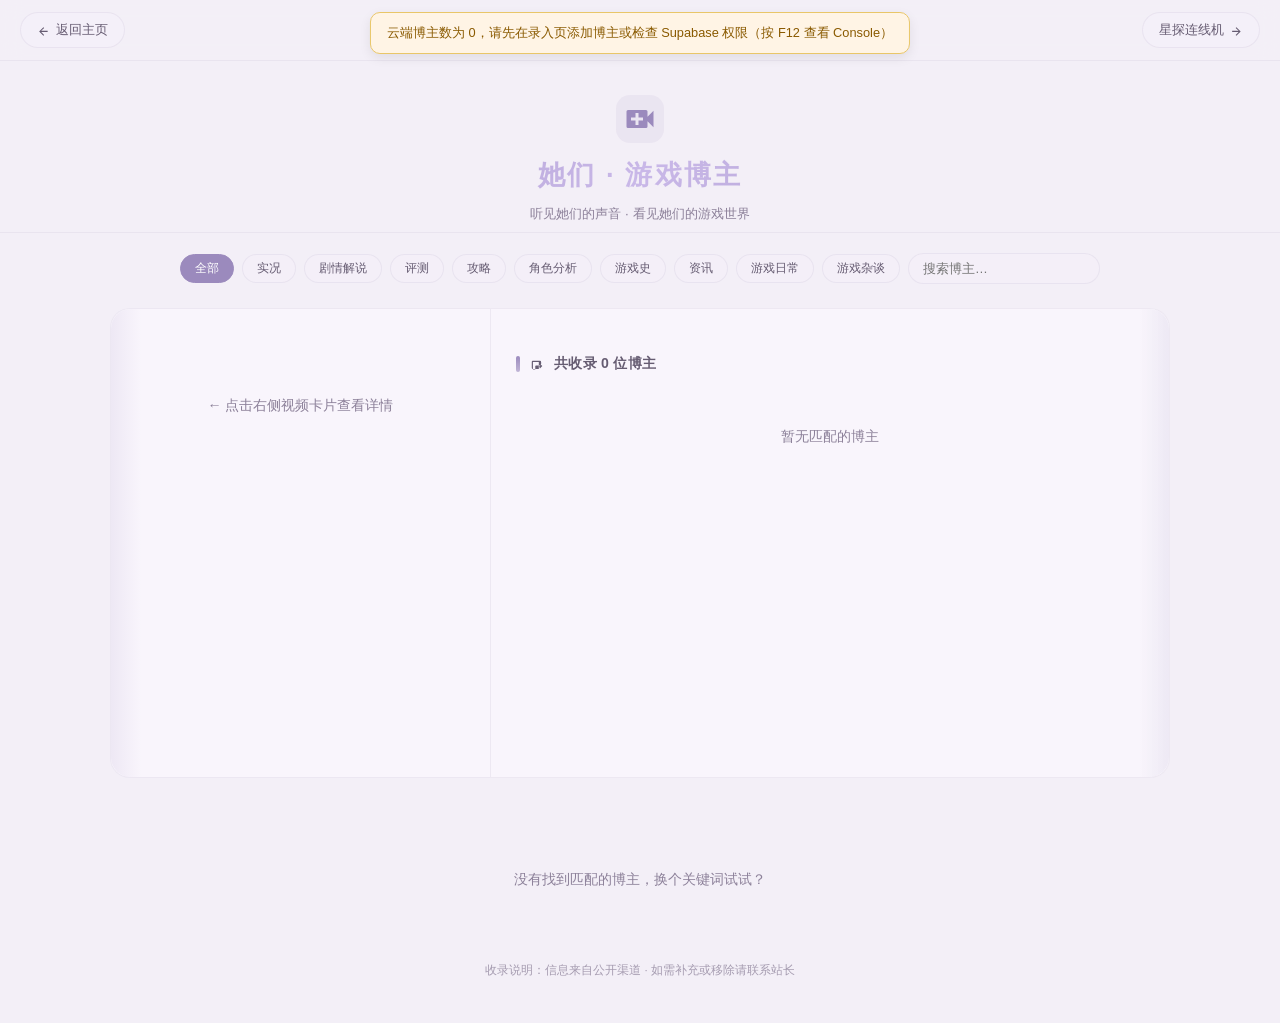
<file: bloggers.html>
<!DOCTYPE html>
<html lang="zh-CN">

<head>
    <meta charset="UTF-8" />
    <meta name="viewport" content="width=device-width, initial-scale=1.0" />
    <title>她们 · 游戏博主 | Her Lens</title>
    <meta name="robots" content="index, follow" />
    <link rel="preconnect" href="https://cdn.jsdelivr.net" />
    <link rel="stylesheet" href="css/style.css?v=372a894d10" />
    <script>
        document.documentElement.setAttribute('data-theme-applied', 'light');
    </script>
    <style>
        * { box-sizing: border-box; }
        html { scroll-behavior: smooth; }
        body {
            margin: 0;
            min-height: 100vh;
            font-family: -apple-system, BlinkMacSystemFont, 'Segoe UI', 'PingFang SC', 'Microsoft YaHei', sans-serif;
            background: var(--bg, #f4f1f8);
            color: var(--text);
        }
        html[data-theme-applied="dark"] body { background: var(--bg); }

        .page-topbar {
            position: sticky;
            top: 0;
            z-index: 100;
            display: flex;
            align-items: center;
            justify-content: space-between;
            gap: 10px;
            padding: 12px 20px;
            background: color-mix(in srgb, var(--bg, #f4f1f8) 82%, transparent);
            backdrop-filter: blur(10px);
            border-bottom: 1px solid var(--border);
        }
        .topbar-link {
            display: inline-flex;
            align-items: center;
            gap: 6px;
            padding: 7px 16px;
            border-radius: 20px;
            border: 1px solid var(--border);
            background: var(--input-bg);
            color: var(--text2);
            font-size: 0.8rem;
            text-decoration: none;
            transition: color 0.25s, border-color 0.25s;
        }
        .topbar-link:hover { color: var(--accent); border-color: var(--accent); }
        .topbar-link.switch:hover { transform: translateX(2px); }

        .page-header { text-align: center; padding: 34px 20px 8px; }
        .page-header .icon {
            width: 48px; height: 48px;
            display: inline-flex;
            align-items: center; justify-content: center;
            margin-bottom: 10px;
            padding: 6px;
            border-radius: 14px;
            background: color-mix(in srgb, var(--accent) 10%, transparent);
            color: var(--accent);
        }
        .page-header .icon svg { width: 100%; height: 100%; }
        /* 通用链接 & 提示图标内联 SVG 容器 */
        .icon-svg {
            width: 1em; height: 1em;
            display: inline-block;
            vertical-align: -0.12em;
        }
        .icon-svg svg { width: 100%; height: 100%; }
        .page-header h1 {
            margin: 0;
            font-size: 1.7rem;
            letter-spacing: 0.08em;
            background: linear-gradient(135deg, var(--accent) 0%, #c9b8e8 50%, var(--accent) 100%);
            -webkit-background-clip: text;
            background-clip: text;
            -webkit-text-fill-color: transparent;
        }
        .page-header .sub { margin-top: 6px; font-size: 0.84rem; color: var(--text3); }

        .sample-notice {
            max-width: 960px;
            margin: 18px auto 0;
            padding: 9px 16px;
            width: calc(100% - 40px);
            background: color-mix(in srgb, #e8a33d 12%, transparent);
            border: 1px dashed #d09a3e;
            border-radius: 10px;
            color: #a4741f;
            font-size: 0.76rem;
            text-align: center;
            display: inline-flex;
            align-items: center;
            justify-content: center;
            gap: 8px;
        }
        .sample-notice::before {
            content: '';
            display: inline-block;
            width: 8px; height: 8px;
            border-radius: 2px;
            background: #d09a3e;
            transform: rotate(45deg);
            flex-shrink: 0;
        }
        html[data-theme-applied="dark"] .sample-notice { color: #e0b45c; }

        .filter-row {
            max-width: 960px;
            margin: 20px auto 0;
            padding: 0 20px;
            display: flex;
            flex-wrap: wrap;
            align-items: center;
            gap: 8px;
        }
        .filter-chip {
            padding: 5px 14px;
            border-radius: 16px;
            border: 1px solid var(--border);
            background: var(--input-bg);
            color: var(--text2);
            font-size: 0.78rem;
            cursor: pointer;
            transition: color 0.2s, border-color 0.2s, background 0.2s;
            font-family: inherit;
        }
        .filter-chip.active { background: var(--accent); border-color: var(--accent); color: #fff; }
        .filter-search {
            flex: 1;
            min-width: 160px;
            max-width: 260px;
            margin-left: auto;
            padding: 7px 14px;
            border-radius: 18px;
            border: 1px solid var(--border);
            background: var(--input-bg);
            color: var(--text);
            font-size: 0.8rem;
            outline: none;
            font-family: inherit;
        }
        .filter-search:focus { border-color: var(--accent); }

        .diary-container {
            max-width: 1100px;
            margin: 24px auto 0;
            padding: 0 20px 30px;
            display: flex;
            gap: 0;
            min-height: 500px;
        }

        .diary-page-left {
            flex: 0 0 380px;
            background: var(--modal-bg, rgba(250, 247, 253, 0.82));
            border-radius: 20px 0 0 20px;
            border: 1px solid var(--border);
            border-right: none;
            padding: 25px;
            position: relative;
            overflow-y: auto;
            scrollbar-width: thin;
            scrollbar-color: var(--scrollbar-thumb, #d0c4d8) transparent;
        }
        html[data-theme-applied="dark"] .diary-page-left { background: var(--modal-bg); }

        .diary-page-left::before {
            content: '';
            position: absolute;
            left: 0;
            top: 0;
            bottom: 0;
            width: 30px;
            background: linear-gradient(90deg, var(--glow-color, rgba(155, 138, 189, 0.12)) 0%, transparent 100%);
            border-radius: 20px 0 0 20px;
        }

        .diary-page-right {
            flex: 1;
            background: var(--modal-bg, rgba(250, 247, 253, 0.82));
            border-radius: 0 20px 20px 0;
            border: 1px solid var(--border);
            padding: 25px;
            position: relative;
            overflow-y: auto;
        }
        html[data-theme-applied="dark"] .diary-page-right { background: var(--modal-bg); }

        .diary-page-right::before {
            content: '';
            position: absolute;
            right: 0;
            top: 0;
            bottom: 0;
            width: 30px;
            background: linear-gradient(270deg, var(--glow-color, rgba(155, 138, 189, 0.12)) 0%, transparent 100%);
            border-radius: 0 20px 20px 0;
        }

        /* 详情区头：头像 + 名称 + 平台徽章 + 分类/内容形式标签 全部收纳在同一 flex 头部 */
        .blogger-header {
            display: flex;
            align-items: center;
            gap: 14px;
            margin-bottom: 18px;
            padding: 14px 16px;
            background: var(--bg-soft, color-mix(in srgb, var(--accent) 5%, transparent));
            border-radius: 14px;
            border: 1px solid var(--border);
        }
        .blogger-avatar {
            width: 64px;
            height: 64px;
            border-radius: 50%;
            display: flex;
            align-items: center;
            justify-content: center;
            font-size: 1.7rem;
            font-weight: 700;
            color: #fff;
            flex-shrink: 0;
            overflow: hidden;
            box-shadow: 0 4px 14px var(--shadow, rgba(60, 30, 80, 0.18));
        }
        .blogger-avatar img { display: block; border-radius: inherit; width: 100%; height: 100%; object-fit: cover; }
        .blogger-header .blogger-info { flex: 1; min-width: 0; }
        .blogger-header .blogger-info h2 {
            margin: 0 0 6px 0;
            font-size: 1.25rem;
            color: var(--text);
            display: flex;
            align-items: center;
            gap: 8px;
            flex-wrap: wrap;
        }
        .platform-badges {
            display: flex;
            flex-wrap: wrap;
            gap: 6px;
        }
        .platform-badge {
            font-size: 0.7rem;
            padding: 2px 9px;
            border-radius: 10px;
            background: color-mix(in srgb, var(--accent) 10%, transparent);
            color: var(--accent);
            white-space: nowrap;
        }

        .section-title {
            position: relative;
            display: flex;
            align-items: center;
            gap: 10px;
            font-size: 0.88rem;
            font-weight: 600;
            color: var(--text2);
            margin: 18px 0 10px;
            padding-left: 14px;
            letter-spacing: 0.02em;
        }
        .section-title::before {
            content: '';
            position: absolute;
            left: 0;
            top: 50%;
            width: 4px;
            height: 16px;
            border-radius: 2px;
            background: linear-gradient(180deg, var(--accent), color-mix(in srgb, var(--accent) 60%, transparent));
            transform: translateY(-50%);
        }

        .blogger-bio { font-size: 0.88rem; line-height: 1.8; color: var(--text2); }

        .quote-block {
            padding: 14px 18px;
            border-left: 3px solid var(--accent);
            background: var(--input-bg);
            border-radius: 0 12px 12px 0;
            font-size: 0.86rem;
            color: var(--text2);
            font-style: italic;
            line-height: 1.7;
            margin: 12px 0;
        }

        .tag-row { display: flex; flex-wrap: wrap; gap: 6px; margin-top: 12px; }
        .mini-tag {
            font-size: 0.72rem;
            padding: 4px 10px;
            border-radius: 12px;
            border: 1px solid var(--border);
            color: var(--text3);
            transition: border-color 0.2s, color 0.2s;
        }
        .mini-tag:hover { border-color: var(--accent); color: var(--accent); }
        .mini-tag-main {
            background: var(--accent);
            color: #fff;
            border-color: var(--accent);
            font-weight: 600;
        }
        .mini-tag-kw {
            background: var(--bg-hover);
            font-style: italic;
        }

        /* 内容形式 chip（只剩 直播/视频/图文 三色，无emoji） */
        .content-type-meta { --bg: var(--accent-light); --bd: var(--border); --tx: var(--accent); }
        .content-type-meta.ct-直播   { --bg:rgba(201,90,140,0.15);  --bd:rgba(201,90,140,0.36); --tx:#c95a8c; }
        .content-type-meta.ct-视频   { --bg:rgba(144,123,189,0.18); --bd:rgba(144,123,189,0.40); --tx:#7d65b3; }
        .content-type-meta.ct-图文   { --bg:rgba(108,122,184,0.14); --bd:rgba(108,122,184,0.38); --tx:#6c7ab8; }
        .mini-tag.ct {
            padding: 4px 10px;
            background: var(--bg);
            border-color: var(--bd);
            color: var(--tx);
            font-weight: 600;
        }
        .bc-tag.ct-chip {
            padding: 2px 8px;
            font-size: 0.64rem;
            border-radius: 10px;
            background: var(--bg);
            border: 1px solid var(--bd);
            color: var(--tx);
            font-weight: 600;
        }
        /* 已删除的旧形式（切片/评测/杂谈）若老数据有，不再显示任何样式 */
        .content-type-meta.ct-切片,
        .content-type-meta.ct-评测,
        .content-type-meta.ct-杂谈 { display: none !important; }

        .link-btns { display: flex; flex-wrap: wrap; gap: 8px; margin-top: 12px; }
        .link-btn {
            padding: 8px 16px;
            border-radius: 20px;
            border: 1px solid var(--accent);
            color: var(--accent);
            font-size: 0.78rem;
            text-decoration: none;
            transition: background 0.2s, color 0.2s, border-color 0.2s;
        }
        .link-btn:hover { background: var(--accent); color: #fff; }

        .videos-section { display: flex; flex-direction: column; gap: 10px; }
        .blogger-card {
            display: flex;
            flex-direction: row;
            align-items: flex-start;
            gap: 12px;
            padding: 12px 14px;
            border: 1px solid var(--border);
            border-radius: 12px;
            background: var(--input-bg);
            transition: border-color 0.25s, background 0.25s, box-shadow 0.25s;
            cursor: pointer;
            text-decoration: none;
            color: inherit;
            position: relative;
            overflow: hidden;
        }
        .blogger-card:hover {
            transform: translateY(-2px);
            border-color: var(--accent);
            box-shadow: 0 6px 18px var(--glow-color, rgba(155, 138, 189, 0.15));
        }
        .blogger-card.selected {
            border-color: var(--accent);
            background: color-mix(in srgb, var(--accent) 6%, var(--input-bg));
        }
        .bc-avatar {
            width: 44px;
            height: 44px;
            border-radius: 50%;
            display: flex;
            align-items: center;
            justify-content: center;
            font-size: 1.05rem;
            font-weight: 700;
            color: #fff;
            flex-shrink: 0;
            overflow: hidden;
            box-shadow: 0 2px 8px rgba(60, 30, 80, 0.12);
            margin-top: 2px; /* 微调与名字首行顶部对齐 */
        }
        .bc-avatar img { display: block; border-radius: inherit; width: 100%; height: 100%; object-fit: cover; }
        .bc-body {
            flex: 1;
            min-width: 0;
            display: flex;
            flex-direction: column;
            gap: 3px;
        }
        .bc-name {
            font-weight: 700;
            font-size: 0.92rem;
            color: var(--text);
            overflow: hidden;
            text-overflow: ellipsis;
            white-space: nowrap;
            margin: 0;
        }
        .bc-tags {
            display: flex;
            gap: 4px;
            flex-wrap: wrap;
            overflow: hidden;
        }
        /* 收录卡片标签层级：主分类（大）> 副分类（中）> 内容形式（小） */
        .bc-tag {
            font-size: 0.66rem;
            padding: 2px 8px;
            border-radius: 9px;
            background: color-mix(in srgb, var(--accent) 10%, transparent);
            color: var(--accent);
            font-weight: 600;
            white-space: nowrap;
        }
        .bc-tag-main {
            background: var(--accent);
            color: #fff;
            padding: 3px 10px;
            font-size: 0.7rem;
        }
        .bc-tag-sub {
            padding: 2px 9px;
        }
        .bc-tag.ct-chip {
            padding: 1px 7px;
            font-size: 0.6rem;
            opacity: 0.9;
        }
        .bc-work {
            display: flex;
            align-items: center;
            gap: 6px;
            padding: 5px 9px;
            margin-top: 2px;
            background: var(--modal-bg);
            border: 1px solid var(--border);
            border-radius: 8px;
            border-left: 3px solid var(--accent);
            text-decoration: none;
            color: var(--text2);
            font-size: 0.7rem;
            transition: all 0.2s ease;
            max-width: 100%;
            align-self: flex-start;
        }
        .bc-work:hover {
            background: color-mix(in srgb, var(--accent) 8%, var(--modal-bg));
            border-color: var(--accent);
            color: var(--accent);
            transform: translateX(2px);
        }
        /* 用内联 SVG 方块代替 emoji：播放按钮样的小三角 + 占位图标 */
        .bc-work-icon {
            width: 14px;
            height: 14px;
            flex-shrink: 0;
            display: inline-flex;
            align-items: center;
            justify-content: center;
        }
        .bc-work-icon svg { width: 100%; height: 100%; }
        .bc-work-title {
            font-weight: 600;
            overflow: hidden;
            text-overflow: ellipsis;
            white-space: nowrap;
            max-width: 160px;
        }
        .bc-work-note {
            font-size: 0.6rem;
            color: var(--accent);
            font-weight: 700;
            flex-shrink: 0;
        }
        .bc-work-empty {
            cursor: default;
            opacity: 0.55;
            border-left-style: dashed;
        }
        .bc-work-empty:hover {
            background: var(--modal-bg);
            border-color: var(--border);
            color: var(--text2);
            transform: none;
        }
        .bc-keywords {
            display: flex;
            flex-wrap: wrap;
            gap: 3px;
            margin-top: 4px;
        }
        .bc-kw {
            font-size: 0.58rem;
            padding: 1px 5px;
            border-radius: 4px;
            background: var(--bg-hover);
            color: var(--text3);
            line-height: 1.4;
        }

        .no-videos { text-align: center; padding: 40px 20px; color: var(--text3); font-size: 0.88rem; }
        .no-results { text-align: center; padding: 60px 20px; color: var(--text3); font-size: 0.88rem; }

        /* 分页控件 */
        .pagination {
            display: flex;
            align-items: center;
            justify-content: center;
            gap: 6px;
            padding: 12px 0 4px;
            flex-shrink: 0;
        }
        .pg-btn {
            min-width: 30px;
            height: 30px;
            padding: 0 8px;
            border-radius: 8px;
            border: 1px solid var(--border);
            background: var(--input-bg);
            color: var(--text3);
            font-size: 0.78rem;
            font-weight: 600;
            cursor: pointer;
            transition: color 0.2s, border-color 0.2s, background 0.2s;
            display: inline-flex;
            align-items: center;
            justify-content: center;
        }
        .pg-btn:hover:not(:disabled):not(.active) {
            border-color: var(--accent);
            color: var(--accent);
        }
        .pg-btn.active {
            background: var(--accent);
            color: #fff;
            border-color: var(--accent);
        }
        .pg-btn:disabled {
            opacity: 0.35;
            cursor: not-allowed;
        }
        .pg-ellipsis {
            color: var(--text3);
            font-size: 0.78rem;
            padding: 0 2px;
        }
        .pg-info {
            font-size: 0.72rem;
            color: var(--text3);
            margin-left: 6px;
        }
        .page-footer { text-align: center; padding: 10px 20px 44px; font-size: 0.72rem; color: var(--text3); opacity: 0.75; }

        @keyframes fadeIn {
            from { opacity: 0; }
            to { opacity: 1; }
        }
        @keyframes fadeInUp {
            from { opacity: 0; transform: translateY(20px); }
            to { opacity: 1; transform: translateY(0); }
        }

        .mobile-close-btn {
            display: none;
            position: fixed;
            top: 10px;
            right: 14px;
            z-index: 210;
            width: 36px;
            height: 36px;
            border-radius: 50%;
            border: 1px solid var(--border);
            background: var(--modal-bg, rgba(250, 247, 253, 0.95));
            color: var(--text2);
            font-size: 1rem;
            cursor: pointer;
            align-items: center;
            justify-content: center;
            box-shadow: 0 2px 10px rgba(0,0,0,0.1);
            transition: border-color 0.2s, color 0.2s;
        }
        .mobile-close-btn:hover { border-color: var(--accent); color: var(--accent); }

        @media (max-width: 768px) {
            .page-header h1 { font-size: 1.35rem; }
            .diary-container { flex-direction: column; min-height: auto; position: relative; }
            .diary-page-left { display: none; }
            .diary-page-left::before { display: none; }
            .diary-page-right { border-radius: 20px; min-height: 300px; }
            .diary-page-right::before { display: none; }
            .filter-search { max-width: none; width: 100%; margin-left: 0; }

            .mobile-close-btn { display: none; }

            .diary-container.mobile-detail-active::after {
                content: '';
                position: fixed;
                inset: 0;
                background: rgba(0, 0, 0, 0.35);
                z-index: 199;
                animation: fadeIn 0.25s ease;
            }
            .diary-container.mobile-detail-active .diary-page-left {
                display: block;
                position: fixed;
                top: 50px;
                bottom: 0;
                left: 0;
                right: 0;
                z-index: 200;
                border-radius: 16px 16px 0 0;
                border: none;
                overflow-y: auto;
                padding: 20px 20px 30px;
                animation: fadeInUp 0.3s ease;
                background: var(--bg, #f4f1f8);
            }
            .diary-container.mobile-detail-active .mobile-close-btn {
                display: flex;
            }
        }

        @media (max-width: 480px) {
            .blogger-header { gap: 10px; padding: 10px 12px; }
            .blogger-avatar { width: 48px; height: 48px; font-size: 1.3rem; }
            .blogger-header .blogger-info h2 { font-size: 1.05rem; }
            .blogger-card { padding: 10px 12px; gap: 10px; }
            .bc-avatar { width: 40px; height: 40px; font-size: 0.95rem; }
            .bc-name { font-size: 0.86rem; }
            .bc-work { padding: 4px 7px; font-size: 0.64rem; }
            .bc-work-title { max-width: 120px; }
            .diary-container.mobile-detail-active .diary-page-left { padding: 16px 14px 24px; }
        }
    </style>
</head>

<body>
    <div class="page-topbar">
        <a href="index.html" class="topbar-link"><span aria-hidden="true" class="icon-svg"><svg viewBox="0 0 24 24"><path fill="currentColor" d="M20 11H7.83l5.59-5.59L12 4l-8 8 8 8 1.41-1.41L7.83 13H20v-2z"/></svg></span> 返回主页</a>
        <a href="claw.html" class="topbar-link switch">星探连线机 <span aria-hidden="true" class="icon-svg"><svg viewBox="0 0 24 24"><path fill="currentColor" d="M12 4l-1.41 1.41L16.17 11H4v2h12.17l-5.58 5.59L12 20l8-8-8-8z"/></svg></span></a>
    </div>

    <div class="page-header">
        <span class="icon" aria-hidden="true"><svg viewBox="0 0 24 24"><path fill="currentColor" d="M17 10.5V7a1 1 0 0 0-1-1H4a1 1 0 0 0-1 1v10a1 1 0 0 0 1 1h12a1 1 0 0 0 1-1v-3.5l4 4v-11l-4 4zM14 13h-3v3H9v-3H6v-2h3V8h2v3h3v2z"/></svg></span>
        <h1>她们 · 游戏博主</h1>
        <div class="sub">听见她们的声音 · 看见她们的游戏世界</div>
    </div>

    <div class="sample-notice" id="sampleNotice" style="display:none;">
        当前为占位示例数据，正式收录内容正在整理中
    </div>

    <div class="filter-row">
        <button class="filter-chip active" data-tag="全部">全部</button>
        <div id="tagChips" style="display:flex;gap:8px;flex-wrap:wrap;"></div>
        <input type="text" class="filter-search" id="searchInput" placeholder="搜索博主…" />
    </div>

    <div class="diary-container" id="diaryContainer">
        <div class="diary-page-left" id="pageLeft">
            <div id="bloggerInfoContent">
                <div class="no-results">← 点击右侧视频卡片查看详情</div>
            </div>
        </div>
        <div class="diary-page-right" id="pageRight">
            <div class="section-title">
                <span class="icon-svg" aria-hidden="true"><svg viewBox="0 0 24 24"><path fill="currentColor" d="M16 11c1.66 0 2.99-1.34 2.99-3L19 5a2 2 0 0 0-2-2H5c-1.11 0-2 .9-2 2v10a2 2 0 0 0 2 2h10v-6h2.17l-1.58 1.59L17 16l4-4-4-4-1.41 1.41L18.17 11H16zm-6 7H5V5h10v6h-5l-1 1v6z"/></svg></span>
                <span id="bloggerCount">共收录 0 位博主</span>
            </div>
            <div class="videos-section" id="videosContent">
                <div class="no-videos">暂无视频数据</div>
            </div>
            <div class="pagination" id="pagination"></div>
        </div>
    </div>

    <div class="no-results" id="noResults" style="display:none;">没有找到匹配的博主，换个关键词试试？</div>

    <div class="page-footer">收录说明：信息来自公开渠道 · 如需补充或移除请联系站长</div>

    <!-- supabase-js：同步加载（保证下面的 defer 脚本执行时 window.supabase 一定就绪）。
         ⚠️ 不要再改回「createElement + appendChild 动态插入 + async=false」：async=false 只保证
            【动态脚本之间】的顺序，既不阻塞解析也不保证早于后面的 defer 脚本 → supabaseClient 恒为 null。
         兜底只用 jsdelivr：cdnjs 未收录 supabase-js（404），unpkg 的 umd 路径也已 404。 -->
    <script src="相关文件/libs/supabase.min.js?v=1bcad9d170" onerror="var s=document.createElement('script');s.src='https://cdn.jsdelivr.net/npm/@supabase/supabase-js@2.39.0/dist/umd/supabase.min.js';s.async=false;document.head.appendChild(s);"></script>
    <script src="js/creators-data.js?v=f30ce3b772" defer></script>
    <script>
        (function () {
            var SUPABASE_URL = 'https://tydbvpmigvzsnlmsjuby.supabase.co';
            var SUPABASE_ANON_KEY = 'eyJhbGciOiJIUzI1NiIsInR5cCI6IkpXVCJ9.eyJpc3MiOiJzdXBhYmFzZSIsInJlZiI6InR5ZGJ2cG1pZ3Z6c25sbXNqdWJ5Iiwicm9sZSI6ImFub24iLCJpYXQiOjE3ODE3MjkwMTIsImV4cCI6MjA5NzMwNTAxMn0.AyMX8M24S3biHmmE2DMEPk9Ti93w0VHooQl5ox5YL2g';
            var SUPABASE_ENABLED = SUPABASE_URL.indexOf('supabase.co') >= 0 && SUPABASE_ANON_KEY.length > 10;
            var supabaseClient = null;
            // 初始化 supabaseClient：CDN 偶发加载慢时轮询重试最多 10 次
            function initSupabase(tries) {
                if (!SUPABASE_ENABLED) return;
                if (typeof supabase !== 'undefined') {
                    try { supabaseClient = supabase.createClient(SUPABASE_URL, SUPABASE_ANON_KEY); }
                    catch (e) { console.warn('[Supabase] createClient 失败:', e); supabaseClient = null; }
                    return;
                }
                var t = tries || 0;
                if (t < 10) { setTimeout(function () { initSupabase(t + 1); }, 100); }
                else { console.warn('[Supabase] CDN 超时未加载，supabase 对象不存在'); }
            }
            initSupabase();

            var DATA = window.HerlensCreators || { bloggers: [], meta: {} };
            var bloggers = (DATA.bloggers || []).slice();
            var activeTag = '全部';
            var keyword = '';
            var pageSize = 5;
            var currentPage = 1;

            function isMobile() { return window.innerWidth <= 768; }

            function debounce(fn, ms) {
                var t;
                return function () { clearTimeout(t); t = setTimeout(fn, ms); };
            }

            function showMobileDetail() {
                var c = document.getElementById('diaryContainer');
                if (c) c.classList.add('mobile-detail-active');
                window.scrollTo(0, 0);
            }
            function hideMobileDetail() {
                var c = document.getElementById('diaryContainer');
                if (c) c.classList.remove('mobile-detail-active');
                document.querySelectorAll('.blogger-card.selected').forEach(function (el) { el.classList.remove('selected'); });
            }

            document.getElementById('diaryContainer').addEventListener('click', function (e) {
                if (isMobile() && this.classList.contains('mobile-detail-active') && e.target === this) {
                    hideMobileDetail();
                }
            });

            document.getElementById('videosContent').addEventListener('click', function (e) {
                var card = e.target.closest('.blogger-card');
                if (!card) return;
                if (e.target.tagName === 'A') return;
                var bloggerId = card.getAttribute('data-blogger-id');
                var blogger = bloggers.find(function (b) { return b.id === bloggerId; });
                if (blogger) {
                    selectBlogger(blogger);
                    document.querySelectorAll('.blogger-card.selected').forEach(function (c) { c.classList.remove('selected'); });
                    card.classList.add('selected');
                    if (isMobile()) showMobileDetail();
                }
            });

            function esc(s) {
                return String(s || '').replace(/\\/g, '&#92;').replace(/'/g, '&#39;').replace(/&/g, '&amp;').replace(/</g, '&lt;').replace(/>/g, '&gt;').replace(/"/g, '&quot;');
            }
            var hueCache = {};
            function hue(name) {
                if (hueCache[name] !== undefined) return hueCache[name];
                var h = 0;
                for (var i = 0; i < name.length; i++) h = (h * 31 + name.charCodeAt(i)) % 360;
                hueCache[name] = h;
                return h;
            }
            function avatarStyle(b) {
                return 'background:linear-gradient(135deg,hsl(' + hue(b.name) + ',50%,60%),hsl(' + ((hue(b.name) + 45) % 360) + ',55%,48%))';
            }
            function avatarHtml(b, className) {
                var cls = className || 'bc-avatar';
                if (b.avatarUrl) {
                    return '<div class="' + cls + '" style="background:' + (b.avatarUrl.indexOf('data:') === 0 ? 'transparent' : avatarStyle(b)) + ';padding:0;"><img src="' + esc(b.avatarUrl) + '" alt="' + esc(b.name) + '" width="64" height="64" style="width:100%;height:100%;object-fit:cover;border-radius:inherit;" loading="lazy" onerror="this.replaceChildren(document.createTextNode(\'' + esc(b.avatarText || b.name.charAt(0)) + '\'));this.style.display=\'flex\';this.parentNode.style.background=\'' + avatarStyle(b) + '\'"></div>';
                }
                return '<div class="' + cls + '" style="' + avatarStyle(b) + '">' + esc(b.avatarText || b.name.charAt(0)) + '</div>';
            }
            function videoIconStyle(title) {
                return 'background:linear-gradient(135deg,hsl(' + hue(title) + ',35%,55%),hsl(' + ((hue(title) + 25) % 360) + ',40%,48%))';
            }

            var ALLOWED_CT = { '直播': 1, '视频': 1, '图文': 1 };
            var ALLOWED_CAT = { '实况':1,'攻略':1,'评测':1,'剧情解说':1,'游戏史':1,'角色分析':1,'资讯':1,'游戏日常':1,'剧情杂谈':1,'游戏杂谈':1 };

            function normalizeBlogger(b) {
                if (!b) return null;
                var name = String(b.name || '').trim();
                if (!name) return null;
                var id = String(b.id || '').trim();
                var bio = String(b.bioShort || b.bioLong || '').trim();
                var works = Array.isArray(b.featuredWorks) ? b.featuredWorks.filter(function (w) {
                    return w && ((w.title || '') + (w.url || '') + (w.note || '')).trim();
                }) : [];
                var primary = b.primaryWork && (b.primaryWork.title || b.primaryWork.url || b.primaryWork.note)
                    ? { title: b.primaryWork.title || '', url: b.primaryWork.url || '', note: b.primaryWork.note || '' }
                    : (works.length ? { title: works[0].title || '', url: works[0].url || '', note: works[0].note || '' } : null);
                var rest = primary && b.primaryWork && (b.primaryWork.title || b.primaryWork.url || b.primaryWork.note)
                    ? works : works.slice(1);
                var subList = (Array.isArray(b.subCategories) ? b.subCategories : []).filter(function (t) { return ALLOWED_CAT[t]; });
                var tagsList = (Array.isArray(b.tags) ? b.tags : []).filter(function (t) { return ALLOWED_CAT[t]; });
                tagsList.forEach(function (t) { if (subList.indexOf(t) < 0) subList.push(t); });
                subList = subList.map(function (t) { return t === '剧情杂谈' ? '剧情解说' : t; });
                var mainCat = ALLOWED_CAT[b.mainCategory] ? (b.mainCategory === '剧情杂谈' ? '剧情解说' : b.mainCategory) : (subList[0] || '');
                var contentTypes = (Array.isArray(b.contentTypes) ? b.contentTypes : []).filter(function (t) {
                    return t === '直播' || t === '视频' || t === '图文';
                });
                return {
                    id: id, name: name,
                    avatarUrl: String(b.avatarUrl || '').trim(),
                    avatarText: String(b.avatarText || '').trim() || name.charAt(0),
                    bioShort: bio, bioLong: bio,
                    platforms: Array.isArray(b.platforms) ? b.platforms.filter(function (p) { return p && p.label; }).map(function (p) {
                        return { label: String(p.label || ''), url: String(p.url || '') };
                    }) : [],
                    tags: subList.slice(),
                    mainCategory: mainCat,
                    subCategories: subList.slice(),
                    keywords: Array.isArray(b.keywords) ? b.keywords.filter(Boolean) : [],
                    contentTypes: contentTypes,
                    primaryWork: primary,
                    featuredWorks: rest.map(function (w) {
                        return { title: w.title || '', url: w.url || '', note: w.note || '' };
                    }),
                    quote: String(b.quote || '').trim()
                };
            }

            async function loadFromCloud() {
                if (!supabaseClient) return;
                try {
                    var { data, error } = await supabaseClient
                        .from('bloggers')
                        .select('id, data')
                        .order('updated_at', { ascending: false });
                    if (error) throw error;
                    if (!data || !data.length) return;
                    var cloudBloggers = data.map(function (row) {
                        var b = row.data || {};
                        if (!b.id) b.id = row.id;
                        return normalizeBlogger(b);
                    }).filter(Boolean);
                    var localIds = {};
                    bloggers.forEach(function (b) { localIds[b.id] = true; });
                    cloudBloggers.forEach(function (b) {
                        if (!localIds[b.id]) bloggers.push(b);
                    });
                    // 本地 sample 数据也统一规范化，避免格式不一致
                    bloggers = bloggers.map(function (b) { return normalizeBlogger(b); }).filter(Boolean);
                    bloggers.sort(function (a, b) { return (a.name || '').localeCompare(b.name || '', 'zh'); });
                } catch (e) {
                    console.warn('[Cloud] 读取博主失败:', e);
                }
            }

            if (DATA.meta && DATA.meta.sample) {
                document.getElementById('sampleNotice').style.display = '';
            }

            var FILTER_CATEGORIES = ['实况', '剧情解说', '评测', '攻略', '角色分析', '游戏史', '资讯', '游戏日常', '游戏杂谈'];

            var chipWrap = document.getElementById('tagChips');
            FILTER_CATEGORIES.forEach(function (tag) {
                var btn = document.createElement('button');
                btn.className = 'filter-chip';
                btn.setAttribute('data-tag', tag);
                btn.textContent = tag;
                btn.addEventListener('click', function () {
                    activeTag = tag;
                    currentPage = 1;
                    document.querySelectorAll('.filter-chip').forEach(function (c) { c.classList.remove('active'); });
                    btn.classList.add('active');
                    renderVideosList();
                });
                chipWrap.appendChild(btn);
            });
            document.querySelector('.filter-chip[data-tag="全部"]').addEventListener('click', function () {
                activeTag = '全部';
                currentPage = 1;
                document.querySelectorAll('.filter-chip').forEach(function (c) { c.classList.remove('active'); });
                this.classList.add('active');
                renderVideosList();
            });

            var searchInput = document.getElementById('searchInput');
            searchInput.addEventListener('input', debounce(function () {
                keyword = searchInput.value.trim().toLowerCase();
                currentPage = 1;
                renderVideosList();
            }, 200));

            function matchBlogger(b) {
                if (keyword) {
                    var hay = (b.name + (b.bioShort || '') + (b.bioLong || '') + (b.keywords || []).join(' ') + (b.mainCategory || '') + ' ' + (b.subCategories || []).join(' ') + ' ' + (b.tags || []).join(' ') + (b.primaryWork ? b.primaryWork.title + ' ' + (b.primaryWork.note || '') : '') + (b.featuredWorks || []).map(function (w) { return w.title + ' ' + (w.note || ''); }).join(' ')).toLowerCase();
                    if (hay.indexOf(keyword) < 0) return false;
                }
                if (activeTag !== '全部') {
                    var isMain = (b.mainCategory === activeTag);
                    var isSub = (b.subCategories || []).indexOf(activeTag) >= 0;
                    var isTag = (b.tags || []).indexOf(activeTag) >= 0; // 兜底：老数据/导入数据的 tags
                    if (!isMain && !isSub && !isTag) return false;
                }
                return true;
            }

            function filterAndSortBloggers() {
                var filtered = bloggers.filter(matchBlogger);
                if (activeTag === '全部') return filtered;
                var mainMatch = filtered.filter(function (b) { return b.mainCategory === activeTag; });
                var subMatch = filtered.filter(function (b) {
                    if (b.mainCategory === activeTag) return false;
                    var inSub = (b.subCategories || []).indexOf(activeTag) >= 0;
                    var inTag = (b.tags || []).indexOf(activeTag) >= 0;
                    return inSub || inTag;
                });
                return mainMatch.concat(subMatch);
            }

            function renderVideosList() {
                var list = filterAndSortBloggers();
                document.getElementById('noResults').style.display = list.length ? 'none' : '';
                document.getElementById('bloggerCount').textContent = '共收录 ' + list.length + ' 位博主';

                var totalPages = Math.max(1, Math.ceil(list.length / pageSize));
                if (currentPage > totalPages) currentPage = totalPages;
                if (currentPage < 1) currentPage = 1;
                var start = (currentPage - 1) * pageSize;
                var pageList = list.slice(start, start + pageSize);

                var html = '';
                pageList.forEach(function (b, idx) {
                    var catHtml = '';
                    // 1) 内容分类（前置，优先级更高）
                    if (b.mainCategory) {
                        catHtml += '<span class="bc-tag bc-tag-main">' + esc(b.mainCategory) + '</span>';
                    }
                    (b.subCategories || []).slice(0, 2).forEach(function (t) {
                        catHtml += '<span class="bc-tag bc-tag-sub">' + esc(t) + '</span>';
                    });
                    // 2) 内容形式 chip（后置，略小层级）
                    (b.contentTypes || []).filter(function (t) { return ALLOWED_CT[t]; }).slice(0, 2).forEach(function (t) {
                        catHtml += '<span class="bc-tag ct-chip content-type-meta ct-' + esc(t) + '">' + esc(t) + '</span>';
                    });

                    var kwHtml = '';
                    (b.keywords || []).slice(0, 3).forEach(function (k) {
                        kwHtml += '<span class="bc-kw">' + esc(k) + '</span>';
                    });

                    // 收录卡片只保留：头像、名字、分类/形式标签、关键词（不再显示代表作）
                    html += '<div class="blogger-card" data-blogger-id="' + esc(b.id) + '">' +
                        avatarHtml(b, 'bc-avatar') +
                        '<div class="bc-body">' +
                            '<div class="bc-name">' + esc(b.name) + '</div>' +
                            (catHtml ? '<div class="bc-tags">' + catHtml + '</div>' : '') +
                            (kwHtml ? '<div class="bc-keywords">' + kwHtml + '</div>' : '') +
                        '</div>' +
                    '</div>';
                });

                if (!html) {
                    html = '<div class="no-videos">暂无匹配的博主</div>';
                }

                document.getElementById('videosContent').innerHTML = html;

                renderPagination(totalPages, list.length);
            }

            function renderPagination(totalPages, totalItems) {
                var container = document.getElementById('pagination');
                if (totalItems <= pageSize) {
                    container.innerHTML = '';
                    return;
                }

                var html = '';
                html += '<button class="pg-btn" data-pg="prev"' + (currentPage === 1 ? ' disabled' : '') + '>‹</button>';

                var pages = [];
                if (totalPages <= 7) {
                    for (var i = 1; i <= totalPages; i++) pages.push(i);
                } else {
                    pages.push(1);
                    var left = Math.max(2, currentPage - 1);
                    var right = Math.min(totalPages - 1, currentPage + 1);
                    if (left > 2) pages.push('...');
                    for (var j = left; j <= right; j++) pages.push(j);
                    if (right < totalPages - 1) pages.push('...');
                    pages.push(totalPages);
                }

                pages.forEach(function (p) {
                    if (p === '...') {
                        html += '<span class="pg-ellipsis">…</span>';
                    } else {
                        html += '<button class="pg-btn' + (p === currentPage ? ' active' : '') + '" data-pg="' + p + '">' + p + '</button>';
                    }
                });

                html += '<button class="pg-btn" data-pg="next"' + (currentPage === totalPages ? ' disabled' : '') + '>›</button>';
                html += '<span class="pg-info">' + currentPage + '/' + totalPages + '页</span>';

                container.innerHTML = html;

                container.querySelectorAll('.pg-btn').forEach(function (btn) {
                    btn.addEventListener('click', function () {
                        var target = btn.getAttribute('data-pg');
                        if (target === 'prev') currentPage = Math.max(1, currentPage - 1);
                        else if (target === 'next') currentPage = Math.min(totalPages, currentPage + 1);
                        else currentPage = parseInt(target, 10);
                        renderVideosList();
                    });
                });
            }

            function selectBlogger(b) {
                var platformsHtml = (b.platforms || []).map(function (p) {
                    var url = p.url === '#' ? 'javascript:void(0)' : p.url;
                    return '<a class="link-btn" href="' + esc(url) + '"' + (p.url === '#' ? '' : ' target="_blank" rel="noopener noreferrer"') + '>' + esc(p.label) + ' 主页 ↗</a>';
                }).join('');

                var tagsHtml = '';
                if (b.mainCategory) {
                    tagsHtml += '<span class="mini-tag mini-tag-main">' + esc(b.mainCategory) + '</span>';
                }
                (b.subCategories || []).forEach(function (t) {
                    tagsHtml += '<span class="mini-tag">' + esc(t) + '</span>';
                });

                var contentTypesHtml = (b.contentTypes || []).filter(function (t) { return ALLOWED_CT[t]; }).map(function (t) {
                    return '<span class="mini-tag ct content-type-meta ct-' + esc(t) + '">' + esc(t) + '</span>';
                }).join('');

                var kwHtml = '';
                (b.keywords || []).forEach(function (k) {
                    kwHtml += '<span class="mini-tag mini-tag-kw">' + esc(k) + '</span>';
                });

                // 详情页：头像 + 用户名放在同一行（同一圆角区），平台徽章在名下；
                // 内容形式 / 内容分类 / 关键词恢复为独立 section 排版（用户要求撤回头部紧凑版）
                document.getElementById('bloggerInfoContent').innerHTML =
                    '<button class="mobile-close-btn" id="mobileCloseBtn">✕</button>' +
                    '<div class="blogger-header">' +
                        avatarHtml(b, 'blogger-avatar') +
                        '<div class="blogger-info">' +
                            '<h2>' + esc(b.name) + '</h2>' +
                            '<div class="platform-badges">' +
                                (b.platforms || []).map(function (p) { return '<span class="platform-badge">' + esc(p.label) + '</span>'; }).join('') +
                            '</div>' +
                        '</div>' +
                    '</div>' +
                    (b.quote ? '<div class="quote-block">「' + esc(b.quote) + '」</div>' : '') +
                    '<div class="section-title">关于她</div>' +
                    '<div class="blogger-bio">' + esc(b.bioLong || b.bioShort) + '</div>' +
                    (tagsHtml ? '<div class="section-title">内容分类</div>' + '<div class="tag-row">' + tagsHtml + '</div>' : '') +
                    (contentTypesHtml ? '<div class="section-title">内容形式</div>' + '<div class="tag-row">' + contentTypesHtml + '</div>' : '') +
                    (kwHtml ? '<div class="section-title">关键词</div>' + '<div class="tag-row">' + kwHtml + '</div>' : '') +
                    '<div class="section-title">去看她的频道</div>' +
                    '<div class="link-btns">' + platformsHtml + '</div>';

                var infoEl = document.getElementById('bloggerInfoContent');
                infoEl.style.animation = 'none';
                requestAnimationFrame(function () {
                    infoEl.style.animation = 'fadeInUp 0.4s ease forwards';
                });

                var closeBtn = document.getElementById('mobileCloseBtn');
                if (closeBtn) {
                    closeBtn.onclick = function () { hideMobileDetail(); };
                }
            }

            renderVideosList();

            /* 通过 hash 深链定位到具体博主：bloggers.html#b=<id> */
            function selectBloggerById(id) {
                var b = bloggers.find(function (x) { return x.id === id; });
                if (!b) return false;
                /* 若当前筛选条件下不可见，先重置筛选 */
                var sorted = filterAndSortBloggers();
                var visible = sorted.indexOf(b) >= 0;
                if (!visible) {
                    activeTag = '全部';
                    keyword = '';
                    currentPage = 1;
                    document.getElementById('searchInput').value = '';
                    document.querySelector('.filter-chip.active') && document.querySelector('.filter-chip.active').classList.remove('active');
                    var allChip = document.querySelector('.filter-chip[data-tag="全部"]');
                    if (allChip) allChip.classList.add('active');
                    renderVideosList();
                    sorted = filterAndSortBloggers();
                }
                /* 翻到该博主所在的页 */
                var pos = sorted.indexOf(b);
                if (pos >= 0) {
                    var targetPage = Math.floor(pos / pageSize) + 1;
                    if (targetPage !== currentPage) {
                        currentPage = targetPage;
                        renderVideosList();
                    }
                }
                selectBlogger(b);
                document.querySelectorAll('.blogger-card.selected').forEach(function (c) { c.classList.remove('selected'); });
                var card = document.querySelector('.blogger-card[data-blogger-id="' + id + '"]');
                if (card) {
                    card.classList.add('selected');
                    if (isMobile()) {
                        showMobileDetail();
                    } else {
                        setTimeout(function () {
                            card.scrollIntoView({ behavior: 'smooth', block: 'center' });
                        }, 80);
                    }
                }
                return true;
            }

            function applyHashAndSelect() {
                var hash = window.location.hash || '';
                var match = hash.match(/^#b=(.+)$/);
                if (match) {
                    var id = decodeURIComponent(match[1]);
                    if (selectBloggerById(id)) return;
                }
                if (!isMobile() && bloggers.length > 0) {
                    var firstBlogger = bloggers[0];
                    if (firstBlogger) {
                        selectBlogger(firstBlogger);
                        var firstCard = document.querySelector('.blogger-card');
                        if (firstCard) firstCard.classList.add('selected');
                    }
                }
            }

            applyHashAndSelect();

            window.addEventListener('hashchange', function () {
                var hash = window.location.hash || '';
                var match = hash.match(/^#b=(.+)$/);
                if (match) {
                    var id = decodeURIComponent(match[1]);
                    selectBloggerById(id);
                } else {
                    hideMobileDetail();
                }
            });

            // 先基于本地 sample 渲染（目前 creators-data.js bloggers 为空），
            // 再异步等 supabaseClient 就绪 → 云端加载 → 增量重绘。
            function waitSupabaseReady(cb, tries) {
                var t = tries || 0;
                if (supabaseClient !== null || !SUPABASE_ENABLED || t >= 30) { cb(); return; }
                setTimeout(function () { waitSupabaseReady(cb, t + 1); }, 100);
            }
            waitSupabaseReady(function () {
                loadFromCloud().then(function () {
                    renderVideosList();
                    applyHashAndSelect();
                    if (bloggers.length === 0 && SUPABASE_ENABLED) {
                        var status = document.createElement('div');
                        status.style.cssText = 'position:fixed;top:12px;left:50%;transform:translateX(-50%);z-index:9999;padding:10px 16px;border-radius:10px;background:#fff4e5;color:#8a5a00;border:1px solid #e9c668;font-size:0.8rem;box-shadow:0 4px 12px rgba(0,0,0,0.08);';
                        status.textContent = '云端博主数为 0，请先在录入页添加博主或检查 Supabase 权限（按 F12 查看 Console）';
                        document.body.appendChild(status);
                        setTimeout(function () { if (status.parentNode) status.parentNode.removeChild(status); }, 8000);
                    }
                });
            });
        })();
    </script>
</body>

</html>
</file>
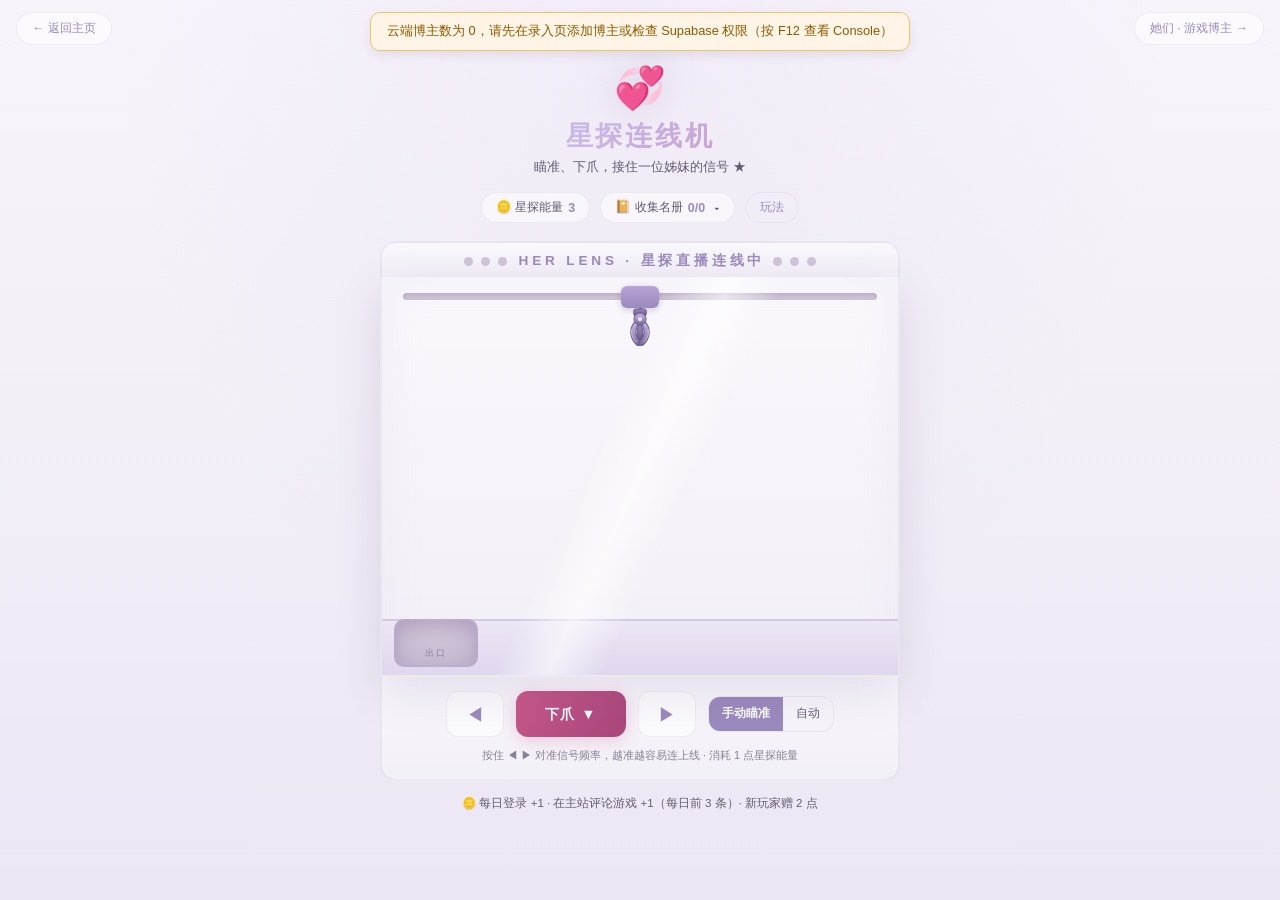
<file: claw.html>
<!DOCTYPE html>
<html lang="zh-CN">

<head>
    <meta charset="UTF-8">
    <meta name="viewport" content="width=device-width, initial-scale=1.0, viewport-fit=cover">
    <title>星探连线机 · Her Lens</title>
    <style>
        *,*::before,*::after{margin:0;padding:0;box-sizing:border-box}
        :root{
            --deep:#f3eff7;--panel:#faf7fd;--gold:#9b8abd;--gold-dim:#8c8099;
            --cream:#3d3546;--cream-dim:#665c72;--pink:#c95a8c;--teal:#5d8a5e;
            --glass:rgba(255,255,255,0.55);--line:rgba(213, 207, 224, 0.35);
        }
        html{width:100%;min-height:100vh;min-height:100dvh;background:var(--deep)}
        body{
            width:100%;min-height:100vh;min-height:100dvh;overflow-x:hidden;-webkit-overflow-scrolling:touch;
            background:
                radial-gradient(1px 1px at 12% 18%,rgba(155,138,189,0.15) 0%,transparent 100%),
                radial-gradient(1px 1px at 78% 32%,rgba(155,138,189,0.12) 0%,transparent 100%),
                radial-gradient(1.5px 1.5px at 42% 82%,rgba(155,138,189,0.1) 0%,transparent 100%),
                radial-gradient(ellipse at 50% -10%,rgba(155,138,189,0.08) 0%,transparent 60%),
                linear-gradient(180deg,#f8f4fc 0%,#f3eff7 45%,#ede6f5 100%);
            color:var(--cream);
            font-family:-apple-system,BlinkMacSystemFont,'Segoe UI','PingFang SC','Microsoft YaHei',sans-serif;
            -webkit-text-size-adjust:100%;
        }

        .topbar{position:sticky;top:0;z-index:100;display:flex;justify-content:space-between;align-items:center;padding:12px 16px}
        .topbar a{
            display:inline-flex;align-items:center;gap:6px;padding:7px 15px;border-radius:20px;text-decoration:none;
            background:rgba(255,255,255,0.55);border:1px solid var(--line);color:var(--gold);font-size:0.78rem;transition:all .25s;
        }
        .topbar a:hover{background:var(--gold);color:#fff}

        .header{text-align:center;margin:6px auto 4px;padding:0 16px}
        .header-icon{font-size:2.6rem;display:block;margin-bottom:6px;filter:drop-shadow(0 0 16px rgba(155,138,189,0.3));animation:floaty 4s ease-in-out infinite}
        @keyframes floaty{0%,100%{transform:translateY(0)}50%{transform:translateY(-7px)}}
        .header-title{
            font-size:1.7rem;font-weight:800;letter-spacing:.1em;
            background:linear-gradient(135deg,var(--gold) 0%,#c9b8e8 45%,var(--pink) 100%);
            -webkit-background-clip:text;background-clip:text;-webkit-text-fill-color:transparent;
        }
        .header-sub{margin-top:5px;font-size:.8rem;color:var(--cream-dim)}

        .stats-bar{display:flex;flex-wrap:wrap;justify-content:center;align-items:center;gap:10px;margin:16px auto 0;padding:0 14px}
        .stat-chip{
            display:inline-flex;align-items:center;gap:5px;padding:6px 14px;border-radius:18px;font-size:.78rem;color:var(--cream-dim);
            background:rgba(255,255,255,0.55);border:1px solid rgba(213, 207, 224, 0.35);cursor:default;transition:all .2s;
        }
        .stat-chip.clickable{cursor:pointer}
        .stat-chip.clickable:hover{background:rgba(255,255,255,.85);border-color:rgba(155,138,189,.45);transform:translateY(-1px)}
        .stat-chip strong{color:var(--gold)}
        .dex-popup{
            position:absolute;top:calc(100% + 8px);left:50%;transform:translateX(-50%) translateY(-6px);
            min-width:min(520px,94vw);max-width:calc(100vw - 28px);
            background:rgba(255,255,255,.96);backdrop-filter:blur(14px);
            border:1px solid rgba(179,162,207,.35);border-radius:16px;
            box-shadow:0 10px 30px rgba(60,30,80,.14),0 4px 12px rgba(60,30,80,.08);
            padding:14px 14px 16px;z-index:200;opacity:0;pointer-events:none;
            transition:opacity .22s,transform .22s;
        }
        .dex-popup.show{opacity:1;transform:translateX(-50%) translateY(0);pointer-events:auto}
        .dex-popup::before{
            content:'';position:absolute;top:-7px;left:50%;transform:translateX(-50%) rotate(45deg);
            width:14px;height:14px;background:rgba(255,255,255,.96);
            border-top:1px solid rgba(179,162,207,.35);
            border-left:1px solid rgba(179,162,207,.35);
        }
        .dex-popup-header{
            display:flex;align-items:center;justify-content:space-between;margin-bottom:10px;padding:0 4px 10px;
            border-bottom:1px dashed rgba(179,162,207,.3);
        }
        .dex-popup-title{font-size:.85rem;font-weight:700;color:var(--cream)}
        .dex-popup-count{font-size:.72rem;color:var(--gold);font-weight:600}
        .dex-popup .dex-grid{
            grid-template-columns:repeat(auto-fill,minmax(76px,1fr));max-height:min(50vh,400px);
            overflow-y:auto;padding:2px 2px 4px;
        }
        .dex-popup .dex-grid::-webkit-scrollbar{width:6px}
        .dex-popup .dex-grid::-webkit-scrollbar-thumb{background:rgba(179,162,207,.4);border-radius:3px}
        .dex-popup .dex-cell{min-height:92px;padding:10px 6px 6px}
        .dex-popup .dex-avatar{width:44px;height:44px;font-size:1.05rem}
        .dex-popup .dex-name{font-size:.68rem;margin-top:5px}
        .ghost-btn{
            padding:6px 14px;border-radius:18px;border:1px solid var(--line);background:transparent;color:var(--gold);
            font-size:.76rem;cursor:pointer;transition:all .25s;font-family:inherit;
        }
        .ghost-btn:hover{background:var(--gold);color:#fff}

        /* ===== 机器 ===== */
        .machine-wrap{display:flex;justify-content:center;padding:18px 12px 8px}
        .machine{width:min(520px,96vw);user-select:none;-webkit-user-select:none}

        .marquee{
            display:flex;justify-content:center;gap:8px;align-items:center;
            background:linear-gradient(180deg,#faf7fd,#f3eff7);
            border:2px solid var(--line);border-bottom:none;border-radius:16px 16px 0 0;padding:9px 10px 7px;
        }
        .bulb{width:9px;height:9px;border-radius:50%;background:#d0c4d8;animation:blink 1.6s ease-in-out infinite}
        .bulb:nth-child(2){animation-delay:.2s}.bulb:nth-child(3){animation-delay:.4s}.bulb:nth-child(4){animation-delay:.6s}.bulb:nth-child(5){animation-delay:.8s}
        @keyframes blink{0%,100%{background:#d0c4d8;box-shadow:none}50%{background:var(--gold);box-shadow:0 0 8px var(--gold)}}
        .marquee-title{font-weight:800;letter-spacing:.28em;font-size:.85rem;color:var(--gold);text-indent:.28em}

        .cabinet{
            position:relative;height:min(400px,58vh);min-height:320px;overflow:hidden;
            background:linear-gradient(180deg,#faf7fd 0%,#f3eff7 100%);
            border:2px solid var(--line);border-top:none;
            box-shadow:inset 0 0 40px rgba(213, 207, 224, 0.2),0 14px 44px rgba(60, 30, 80, 0.12);
            touch-action:pan-y;
        }
        .cabinet::before{
            content:'';position:absolute;inset:0;z-index:6;pointer-events:none;
            background:linear-gradient(115deg,transparent 42%,rgba(255,255,255,0.4) 47%,rgba(255,255,255,0.6) 50%,rgba(255,255,255,0.4) 53%,transparent 58%);
        }
        .rail{position:absolute;top:16px;left:4%;right:4%;height:7px;border-radius:4px;background:#d0c4d8;box-shadow:inset 0 2px 4px rgba(60, 30, 80, .15)}
        .carriage{
            position:absolute;top:9px;left:50%;transform:translateX(-50%);width:38px;height:22px;border-radius:6px;z-index:4;
            background:linear-gradient(180deg,#b8a2d6,#9b8abd);box-shadow:0 2px 6px rgba(60, 30, 80,.2);
        }
        .hanger{position:absolute;top:30px;left:50%;width:0;height:0;transform-origin:top center;z-index:3;will-change:transform}
        .rope{position:absolute;top:0;left:-1.5px;width:3px;background:linear-gradient(180deg,#9b8abd,#7e6fa0)}
        .claw{position:absolute;left:-32px;top:0;z-index:4;width:64px;height:46px}
        .claw svg{display:block;width:100%;height:100%;overflow:visible}
        .claw .f-l,.claw .f-r{transform-box:view-box;transition:transform .32s cubic-bezier(.34,1.45,.64,1)}
        .claw .f-l{transform-origin:44px 18px}
        .claw .f-r{transform-origin:56px 18px}
        .claw.open .f-l{transform:rotate(-33deg)}
        .claw.open .f-r{transform:rotate(33deg)}
        .claw-strain .f-l{animation:strainL .5s ease-in-out infinite}
        .claw-strain .f-r{animation:strainR .5s ease-in-out infinite}
        @keyframes strainL{0%,100%{transform:rotate(-3deg)}50%{transform:rotate(-10deg)}}
        @keyframes strainR{0%,100%{transform:rotate(3deg)}50%{transform:rotate(10deg)}}

        .capsule-slot{position:absolute;transform:translateX(-50%)}
        .capsule{
            width:54px;height:62px;position:relative;cursor:pointer;
            animation:bob 2.6s ease-in-out infinite;
            flex-shrink:0;
        }
        @keyframes bob{0%,100%{transform:translateY(0) rotate(-2.5deg)}50%{transform:translateY(-5px) rotate(2.5deg)}}
        .capsule::before{
            content:'';position:absolute;inset:0;border-radius:50% 50% 46% 46%;
            background:
                radial-gradient(circle at 30% 20%,rgba(255,255,255,.9) 0%,rgba(255,255,255,.28) 16%,transparent 38%),
                radial-gradient(circle at 72% 82%,rgba(0,0,0,.22) 0%,transparent 46%),
                linear-gradient(160deg,var(--cap-a,#e87ba8),var(--cap-b,#7b4ce8));
            box-shadow:inset 0 -7px 12px rgba(0,0,0,.18),inset 0 4px 9px rgba(255,255,255,.28),0 5px 10px rgba(40,20,60,.3);
        }
        .capsule::after{
            content:'';position:absolute;left:14%;top:9%;width:34%;height:20%;border-radius:50%;
            background:linear-gradient(180deg,rgba(255,255,255,.75),rgba(255,255,255,0));
            transform:rotate(-24deg);pointer-events:none;
        }
        .capsule.nudge{animation:nudge .55s ease}
        @keyframes nudge{0%{transform:translateX(0)}25%{transform:translateX(-7px) rotate(-6deg)}55%{transform:translateX(6px) rotate(5deg)}100%{transform:translateX(0)}}

        .prize-floor{position:absolute;left:0;right:0;bottom:0;height:56px;background:linear-gradient(180deg,#ede6f5,#e0d6ee);border-top:2px solid rgba(155,138,189,.18);z-index:1}
        .chute{
            position:absolute;left:12px;bottom:8px;width:84px;height:48px;border-radius:10px;z-index:2;
            background:radial-gradient(ellipse at 50% 30%,#d0c4d8 0%,#c4b8d0 80%);
            border:2px solid rgba(155,138,189,.3);box-shadow:inset 0 6px 16px rgba(60,30,80,.15);
        }
        .chute-label{position:absolute;left:0;right:0;bottom:5px;text-align:center;font-size:.56rem;letter-spacing:.2em;color:var(--gold-dim)}

        .captured-capsule{
            position:absolute;width:54px;height:62px;z-index:5;pointer-events:none;display:none;
            border-radius:50% 50% 46% 46%;
            background:
                radial-gradient(circle at 30% 20%,rgba(255,255,255,.9) 0%,rgba(255,255,255,.28) 16%,transparent 38%),
                radial-gradient(circle at 72% 82%,rgba(0,0,0,.22) 0%,transparent 46%),
                linear-gradient(160deg,var(--cap-a,#e87ba8),var(--cap-b,#7b4ce8));
            box-shadow:inset 0 -7px 12px rgba(0,0,0,.18),inset 0 4px 9px rgba(255,255,255,.28),0 5px 10px rgba(40,20,60,.3);
        }

        /* ===== 控制台 ===== */
        .control-panel{
            display:flex;align-items:center;justify-content:center;gap:12px;
            background:linear-gradient(180deg,#faf7fd,#f3eff7);
            border:2px solid var(--line);border-top:none;border-radius:0 0 16px 16px;padding:14px 12px 16px;flex-wrap:wrap;
        }
        .ctrl-btn{
            width:58px;height:46px;border-radius:12px;border:1px solid var(--line);cursor:pointer;
            background:rgba(255,255,255,0.55);color:var(--gold);font-size:1.15rem;transition:all .15s;font-family:inherit;
            touch-action:none;
        }
        .ctrl-btn:active,.ctrl-btn.holding{background:var(--gold);color:#fff;transform:scale(.94)}
        .drop-btn{
            min-width:110px;height:46px;border-radius:12px;border:none;cursor:pointer;
            background:linear-gradient(135deg,var(--pink),#a8457a);color:#fff;font-weight:800;font-size:.9rem;letter-spacing:.1em;
            box-shadow:0 4px 16px rgba(201,90,140,.25);transition:all .2s;font-family:inherit;
        }
        .drop-btn:hover{transform:translateY(-2px);box-shadow:0 7px 22px rgba(201,90,140,.35)}
        .drop-btn:disabled{opacity:.45;cursor:default;transform:none}
        .mode-toggle{
            display:flex;border:1px solid var(--line);border-radius:12px;overflow:hidden;
        }
        .mode-btn{padding:9px 13px;background:transparent;border:none;color:var(--cream-dim);font-size:.74rem;cursor:pointer;font-family:inherit}
        .mode-btn.active{background:var(--gold);color:#fff;font-weight:700}
        .hint-line{width:100%;text-align:center;font-size:.68rem;color:var(--cream-dim);opacity:.75}

        .earn-tip{text-align:center;font-size:.72rem;color:var(--cream-dim);padding:4px 16px 30px;line-height:1.8}

        /* ===== 弹窗通用 ===== */
        .overlay{
            position:fixed;inset:0;z-index:300;display:flex;align-items:center;justify-content:center;padding:18px;
            background:rgba(243, 239, 247, 0.85);backdrop-filter:blur(4px);
            opacity:0;pointer-events:none;transition:opacity .3s ease;
        }
        .overlay.show{opacity:1;pointer-events:auto}
        .dialog{
            width:min(420px,94vw);max-height:86vh;overflow-y:auto;
            background:linear-gradient(165deg,#faf7fd,#f3eff7);
            border:1px solid var(--line);border-radius:20px;padding:26px 24px;text-align:center;
            box-shadow:0 16px 60px rgba(60, 30, 80, 0.18);
            transform:translateY(14px) scale(.97);transition:transform .3s cubic-bezier(.34,1.4,.64,1);
        }
        .overlay.show .dialog{transform:none}
        .dialog h3{font-size:1.05rem;color:var(--gold);letter-spacing:.08em;margin-bottom:10px}
        .dialog .d-text{font-size:.8rem;color:var(--cream-dim);line-height:1.9;margin-bottom:18px}
        .primary-btn{
            display:block;width:100%;padding:12px;border:none;border-radius:12px;cursor:pointer;text-decoration:none;
            background:linear-gradient(135deg,var(--gold),#7e6fa0);color:#fff;font-weight:800;font-size:.88rem;letter-spacing:.06em;
            margin-bottom:10px;font-family:inherit;
        }
        .plain-btn{
            display:block;width:100%;padding:10px;border-radius:12px;cursor:pointer;
            background:rgba(255,255,255,0.55);border:1px solid rgba(213, 207, 224, 0.35);color:var(--cream-dim);
            font-size:.8rem;font-family:inherit;
        }

        /* ===== 星探档案卡 ===== */
        .result-dialog{padding:22px 18px 24px}
        .report-badge{
            display:inline-flex;align-items:center;justify-content:space-between;width:100%;gap:8px;
            font-size:.62rem;letter-spacing:.22em;text-indent:.22em;color:#fff;
            background:linear-gradient(135deg,var(--gold),#7e6fa0);padding:5px 14px;border-radius:14px;margin-bottom:12px;box-sizing:border-box;
        }
        .dex-back-btn{
            background:rgba(255,255,255,.18);border:1px solid rgba(255,255,255,.35);color:#fff;
            font-size:.56rem;padding:3px 10px;border-radius:10px;cursor:pointer;font-family:inherit;
            letter-spacing:.08em;transition:all .2s;
        }
        .dex-back-btn:hover{background:rgba(255,255,255,.3);transform:translateX(-1px)}
        /* 卡片：真实卡纸质感——多层偏移阴影模拟厚度 + 边缘高光暗边 + 内框压痕 + 极淡纸纹 */
        .blogger-card{
            position:relative;overflow:hidden;
            width:min(268px,78vw);min-height:360px;margin:0 auto 16px;
            display:flex;flex-direction:column;align-items:center;text-align:center;
            padding:20px 16px 12px;
            background:
                /* 右上角主题色光晕 */
                radial-gradient(120% 90% at 92% 0%,rgba(155,138,189,.18) 0%,transparent 55%),
                /* 左下角极淡呼应光 */
                radial-gradient(90% 70% at 0% 100%,rgba(201,90,140,.07) 0%,transparent 60%),
                /* 顶部柔和高光 */
                radial-gradient(140% 50% at 50% -10%,rgba(255,255,255,.9) 0%,transparent 55%),
                /* 极淡纸纹（交叉斜线，肉眼几乎不可见，近看有质感） */
                repeating-linear-gradient(135deg,rgba(155,138,189,.012) 0 1px,transparent 1px 3px),
                repeating-linear-gradient(45deg,rgba(155,138,189,.012) 0 1px,transparent 1px 3px),
                /* 干净主基底 */
                linear-gradient(170deg,#ffffff 0%,#faf7fd 55%,#f3eff7 100%);
            border:1px solid rgba(163,148,194,.5);border-radius:14px;
            box-shadow:
                /* 顶部内高光：模拟卡纸边缘受光 */
                inset 0 1px 0 rgba(255,255,255,.98),
                /* 底部内暗边：模拟卡纸边缘背光 */
                inset 0 -1px 0 rgba(60,30,80,.1),
                /* 左右内细高光 */
                inset 1px 0 0 rgba(255,255,255,.5),
                inset -1px 0 0 rgba(60,30,80,.04),
                /* 纸张厚度：多层向下偏移 1px，逐层渐深，像一沓纸叠在一起 */
                0 1px 0 #d9cfe9,
                0 2px 0 #cfc4e0,
                0 3px 0 #c5b9d6,
                0 4px 0 #baadcb,
                0 5px 0 #ad9fc0,
                0 6px 0 #a395b8,
                /* 接触阴影：卡片贴在桌面上的软投影 */
                0 7px 1px rgba(60,30,80,.18),
                0 8px 2px rgba(60,30,80,.12),
                /* 远投影：悬浮感 */
                0 16px 28px rgba(60,30,80,.16),
                0 28px 52px rgba(60,30,80,.1);
        }
        /* 编号水印：钢印凹陷效果（顶部暗边 + 底部亮边，像压印在卡纸上） */
        .bc-no{
            position:absolute;right:14px;top:14px;z-index:2;
            font-size:.56rem;font-weight:800;letter-spacing:.14em;color:rgba(120,105,150,.55);
            font-variant-numeric:tabular-nums;pointer-events:none;
            text-shadow:
                0 1px 0 rgba(255,255,255,.7),
                0 -1px 0 rgba(60,30,80,.12);
        }
        /* 内框：压痕效果（inset 阴影模拟卡纸凹槽） */
        .bc-frame{
            position:absolute;inset:7px;border:1px solid rgba(163,148,194,.32);border-radius:10px;pointer-events:none;
            box-shadow:
                inset 0 1px 1px rgba(60,30,80,.07),
                inset 0 -1px 1px rgba(255,255,255,.55);
        }
        /* 顶部细横线装饰，强化“档案卡”的仪式感 */
        .bc-topline{
            position:absolute;left:24px;right:24px;top:11px;height:1px;
            background:linear-gradient(90deg,transparent,rgba(163,148,194,.4) 30%,rgba(163,148,194,.4) 70%,transparent);
            pointer-events:none;
        }
        .overlay.show .blogger-card{animation:cardIn .55s cubic-bezier(.34,1.4,.64,1) both}
        @keyframes cardIn{from{opacity:0;transform:translateY(18px) rotate(-2deg) scale(.94)}to{opacity:1;transform:none}}
        /* 扫光：减弱亮度，更柔和 */
        .blogger-card::after{
            content:'';position:absolute;top:-60%;left:-80%;width:38%;height:220%;
            background:linear-gradient(105deg,transparent,rgba(255,255,255,.38),transparent);
            transform:rotate(12deg);animation:sweep 1s ease .3s forwards;pointer-events:none;
        }
        @keyframes sweep{to{left:135%}}
        /* 头像：圆章贴片质感 */
        .bc-avatar{
            width:70px;height:70px;border-radius:50%;flex-shrink:0;
            display:flex;align-items:center;justify-content:center;
            font-size:1.7rem;font-weight:800;color:#fff;
            border:2.5px solid rgba(255,255,255,.96);
            overflow:hidden;
            box-shadow:
                0 0 0 1.5px rgba(179,162,207,.6),
                0 0 0 6px rgba(179,162,207,.14),
                inset 0 2px 4px rgba(255,255,255,.3),
                inset 0 -3px 6px rgba(0,0,0,.15),
                0 3px 6px rgba(60,30,80,.15),
                0 6px 12px rgba(60,30,80,.12);
        }
        .bc-avatar img{display:block;border-radius:inherit;}
        .bc-name{
            font-weight:800;font-size:1.1rem;color:var(--cream);margin-top:8px;letter-spacing:.02em;
            max-width:100%;overflow:hidden;text-overflow:ellipsis;white-space:nowrap;
        }
        .bc-div{width:50px;height:1px;margin-top:5px;background:linear-gradient(90deg,transparent,rgba(179,162,207,.85),transparent)}
        .bc-tags{display:flex;flex-wrap:wrap;gap:3px;justify-content:center;margin-top:5px}
        .bc-tag{
            font-size:.58rem;padding:1px 7px;border-radius:8px;font-weight:600;
            background:rgba(155,138,189,.1);border:1px solid rgba(155,138,189,.22);color:var(--gold);
            box-shadow:inset 0 1px 0 rgba(255,255,255,.6),0 1px 1px rgba(60,30,80,.05);
        }
        .bc-tag.bc-tag-main{
            background:rgba(201,90,140,.12);border-color:rgba(201,90,140,.3);color:var(--pink);font-weight:700;
        }
        .bc-platforms{display:flex;flex-wrap:wrap;gap:4px;justify-content:center;margin-top:5px}
        .bc-platform-chip{
            font-size:.6rem;padding:2px 8px;border-radius:8px;font-weight:700;letter-spacing:.04em;
            background:rgba(201,90,140,.07);border:1px solid rgba(201,90,140,.26);color:var(--pink);
            box-shadow:inset 0 1px 0 rgba(255,255,255,.6),0 1px 1px rgba(60,30,80,.05);
        }
        .bc-keywords{display:flex;flex-wrap:wrap;gap:3px;justify-content:center;margin-top:5px}
        .bc-kw-chip{
            font-size:.55rem;padding:1px 6px;border-radius:8px;font-weight:600;
            background:rgba(108,122,184,.08);border:1px solid rgba(108,122,184,.25);color:#7b8bc8;
            box-shadow:inset 0 1px 0 rgba(255,255,255,.5),0 1px 1px rgba(60,30,80,.04);
        }
        .bc-bio{
            margin-top:6px;font-size:.64rem;color:var(--cream-dim);line-height:1.65;
            display:-webkit-box;-webkit-line-clamp:3;-webkit-box-orient:vertical;overflow:hidden;
        }
        /* 博主引言 */
        .bc-quote{
            margin-top:5px;padding:4px 3px 0;font-size:.58rem;font-style:italic;line-height:1.5;color:var(--gold-dim);
            border-top:1px dashed rgba(163,148,194,.3);
            display:-webkit-box;-webkit-line-clamp:2;-webkit-box-orient:vertical;overflow:hidden;
        }
        .bc-videos{width:100%;margin-top:auto;padding-top:6px;display:flex;flex-direction:column;gap:6px}
        .bc-hot-video{
            display:flex;align-items:center;gap:7px;width:100%;min-height:34px;padding:7px 9px;border-radius:9px;text-decoration:none;
            background:linear-gradient(135deg,rgba(201,90,140,.06),rgba(155,138,189,.08));
            border:1px solid rgba(201,90,140,.22);border-left:2.5px solid rgba(201,90,140,.5);
            box-shadow:inset 0 1px 0 rgba(255,255,255,.5),0 1px 1px rgba(60,30,80,.04);
            transition:transform .2s,box-shadow .2s,background .2s;
        }
        .bc-hot-video:hover{transform:translateY(-1px);box-shadow:inset 0 1px 0 rgba(255,255,255,.6),0 4px 12px rgba(201,90,140,.16);background:linear-gradient(135deg,rgba(201,90,140,.1),rgba(155,138,189,.12))}
        .bc-hv-icon{font-size:.95rem;flex-shrink:0}
        .bc-hv-main{display:flex;flex-direction:column;gap:1px;min-width:0;flex:1}
        .bc-hv-title{font-size:.66rem;font-weight:700;color:var(--cream);text-align:left;overflow:hidden;text-overflow:ellipsis;white-space:nowrap}
        .bc-hv-note{font-size:.56rem;color:var(--pink);font-weight:700;text-align:left}

        /* ===== 信号接收动画 ===== */
        .egg-stage{
            position:relative;display:flex;align-items:center;justify-content:center;
            height:158px;max-height:158px;overflow:hidden;
            transition:max-height .45s ease .12s,opacity .3s ease .12s,margin .45s ease .12s;
        }
        .egg-stage.done{max-height:0;opacity:0;margin:0}
        .egg{position:relative;width:92px;height:106px;filter:drop-shadow(0 10px 16px rgba(40,20,60,.3))}
        .overlay.show .egg{animation:eggIn .55s cubic-bezier(.34,1.5,.64,1) both}
        .overlay.show .egg.shake{animation:eggShake .34s ease-in-out 2}
        @keyframes eggIn{from{opacity:0;transform:translateY(-46px) scale(.72)}to{opacity:1;transform:none}}
        @keyframes eggShake{0%,100%{transform:rotate(0)}25%{transform:rotate(-10deg)}75%{transform:rotate(10deg)}}
        .egg-half{position:absolute;inset:0}
        .egg-top{clip-path:polygon(0 0,100% 0,100% 52%,0 52%)}
        .egg-bottom{clip-path:polygon(0 48%,100% 48%,100% 100%,0 100%)}
        .egg-skin{
            position:absolute;inset:0;border-radius:50% 50% 46% 46%;
            background:
                radial-gradient(circle at 30% 20%,rgba(255,255,255,.9) 0%,rgba(255,255,255,.28) 16%,transparent 38%),
                radial-gradient(circle at 72% 82%,rgba(0,0,0,.22) 0%,transparent 46%),
                linear-gradient(160deg,var(--cap-a,#e87ba8),var(--cap-b,#7b4ce8));
        }
        .egg.open .egg-top{transition:transform .55s cubic-bezier(.3,1.5,.5,1),opacity .5s ease .12s;transform:translateY(-74px) rotate(-26deg);opacity:0}
        .egg.open .egg-bottom{animation:eggFall .5s ease .08s forwards}
        @keyframes eggFall{to{transform:translateY(30px);opacity:.85}}
        .egg-ring{
            position:absolute;left:50%;top:50%;width:16px;height:16px;margin:-8px 0 0 -8px;
            border-radius:50%;border:3px solid var(--gold);opacity:0;pointer-events:none;
        }
        .egg-stage.burst .egg-ring{animation:ringPop .6s ease-out forwards}
        @keyframes ringPop{0%{opacity:.95;transform:scale(.5)}100%{opacity:0;transform:scale(5.5)}}
        .spark{
            position:absolute;left:50%;top:50%;font-size:.95rem;color:var(--gold);opacity:0;
            pointer-events:none;text-shadow:0 0 8px rgba(155,138,189,.85);
        }
        .egg-stage.burst .spark{animation:sparkFly .65s ease-out forwards}
        @keyframes sparkFly{
            0%{opacity:0;transform:translate(-50%,-50%) scale(.3)}
            25%{opacity:1}
            100%{opacity:0;transform:translate(calc(-50% + var(--dx)),calc(-50% + var(--dy))) scale(1.15)}
        }
        .dup-note{
            display:flex;align-items:center;justify-content:center;gap:5px;width:fit-content;margin:4px auto 12px;
            font-size:.7rem;color:var(--teal);padding:5px 12px;border-radius:12px;
            background:rgba(93,138,94,.08);border:1px solid rgba(93,138,94,.22);
        }

        /* ===== 收集名册 ===== */
        .dex-grid{display:grid;grid-template-columns:repeat(auto-fill,minmax(86px,1fr));gap:10px;margin:14px 0 18px}
        .dex-cell{
            display:flex;flex-direction:column;align-items:center;gap:5px;padding:12px 4px 9px;border-radius:12px;
            background:rgba(255,255,255,0.55);border:1px solid rgba(213, 207, 224, 0.35);
        }
        .dex-cell.got{border-color:rgba(155,138,189,.4);background:rgba(155,138,189,.08);cursor:pointer;transition:transform .18s ease,box-shadow .18s ease,border-color .18s ease}
        .dex-cell.got:hover{transform:translateY(-2px);border-color:rgba(155,138,189,.7);box-shadow:0 6px 14px rgba(60,30,80,.16)}
        .dex-avatar{width:40px;height:40px;border-radius:50%;display:flex;align-items:center;justify-content:center;font-weight:800;font-size:.95rem;color:#fff;overflow:hidden}
        .dex-avatar img{display:block;border-radius:inherit}
        .dex-cell.locked .dex-avatar{background:#e0d6ee!important;color:#b8a2d6}
        .dex-name{font-size:.66rem;color:var(--cream-dim);max-width:100%;overflow:hidden;text-overflow:ellipsis;white-space:nowrap}
        .dex-count{font-size:.72rem;color:var(--gold)}

        /* ===== 响应式 ===== */

        /* iPad / 平板 */
        @media (max-width:1024px){
            .machine{width:min(480px,96vw)}
            .cabinet{height:min(380px,56vh)}
            .capsule{width:50px;height:58px}
            .claw{width:58px;height:42px}
            .carriage{width:34px;height:20px}
            .claw .f-l{transform-origin:40px 16px}
            .claw .f-r{transform-origin:50px 16px}
            .header-title{font-size:1.5rem}
            .blogger-card{width:min(248px,76vw);min-height:340px}
            .bc-avatar{width:66px;height:66px;font-size:1.6rem}
        }

        /* 手机 */
        @media (max-width:640px){
            .topbar{padding:10px 12px;gap:6px}
            .topbar a{padding:6px 12px;font-size:.72rem}
            .header{padding:0 12px}
            .header-icon{font-size:2.2rem}
            .header-title{font-size:1.4rem}
            .header-sub{font-size:.72rem}
            .stats-bar{gap:6px;margin:12px auto 0;padding:0 10px}
            .stat-chip{font-size:.7rem;padding:5px 10px}
            .ghost-btn{font-size:.7rem;padding:5px 10px}
            .machine-wrap{padding:14px 8px 6px}
            .machine{width:min(440px,96vw)}
            .marquee{padding:7px 8px 5px}
            .marquee-title{font-size:.74rem;letter-spacing:.2em}
            .bulb{width:7px;height:7px}
            .cabinet{
                height:min(340px,54vh);min-height:280px;
                border-width:1.5px;
            }
            .rail{top:12px;height:5px}
            .carriage{width:30px;height:18px;top:8px}
            .hanger{top:24px}
            .claw{width:50px;height:36px}
            .claw .f-l{transform-origin:34px 14px}
            .claw .f-r{transform-origin:42px 14px}
            .claw.open .f-l{transform:rotate(-28deg)}
            .claw.open .f-r{transform:rotate(28deg)}
            .capsule{width:46px;height:54px}
            .prize-floor{height:46px}
            .chute{width:72px;height:40px;left:8px;bottom:6px}
            .chute-label{font-size:.5rem}
            .control-panel{
                gap:8px;padding:12px 10px 14px;border-width:1.5px;
            }
            .ctrl-btn{width:50px;height:42px;font-size:1rem;border-radius:10px}
            .drop-btn{min-width:96px;height:42px;font-size:.82rem;border-radius:10px}
            .mode-btn{padding:7px 10px;font-size:.68rem}
            .hint-line{font-size:.62rem}
            .earn-tip{font-size:.66rem;padding:2px 12px 24px}
            .dialog{width:min(380px,92vw);padding:20px 18px}
            .dialog h3{font-size:.96rem}
            .dialog .d-text{font-size:.74rem}
            .primary-btn{padding:10px;font-size:.82rem}
            .plain-btn{padding:8px;font-size:.74rem}
            .result-dialog{padding:18px 14px 20px}
            .report-badge{font-size:.56rem;padding:4px 12px}
            .blogger-card{
                width:min(240px,80vw);min-height:330px;
                padding:18px 14px 10px;border-radius:12px;
            }
            .bc-avatar{width:62px;height:62px;font-size:1.5rem;border-width:2px}
            .bc-name{font-size:1rem}
            .bc-div{width:40px}
            .bc-tag{font-size:.52rem;padding:1px 6px}
            .bc-platform-chip{font-size:.54rem;padding:2px 6px}
            .bc-bio{font-size:.6rem}
            .bc-quote{font-size:.54rem}
            .bc-hot-video{padding:6px 8px;min-height:30px}
            .bc-hv-icon{font-size:.85rem}
            .bc-hv-title{font-size:.6rem}
            .bc-hv-note{font-size:.52rem}
            .egg-stage{height:130px;max-height:130px}
            .egg{width:76px;height:88px}
            .spark{font-size:.8rem}
        }

        /* 小手机 */
        @media (max-width:380px){
            .header-title{font-size:1.25rem}
            .header-icon{font-size:1.9rem}
            .machine{width:min(380px,96vw)}
            .cabinet{height:min(300px,50vh);min-height:260px}
            .capsule{width:40px;height:48px}
            .claw{width:44px;height:32px}
            .claw .f-l{transform-origin:30px 12px}
            .claw .f-r{transform-origin:36px 12px}
            .carriage{width:26px;height:16px}
            .ctrl-btn{width:46px;height:40px;font-size:.9rem}
            .drop-btn{min-width:84px;height:40px;font-size:.76rem}
            .mode-btn{padding:6px 8px;font-size:.64rem}
            .blogger-card{width:min(220px,82vw);min-height:310px}
            .bc-avatar{width:56px;height:56px;font-size:1.3rem}
            .bc-name{font-size:.92rem}
            .bc-bio{font-size:.56rem}
            .bc-quote{font-size:.5rem}
            .egg{width:68px;height:78px}
        }

        @media (prefers-reduced-motion:reduce){
            .header-icon,.capsule,.bulb{animation:none!important}
            .blogger-card,.blogger-card::after{animation:none!important}
        }
    </style>
</head>

<body>
    <div class="topbar">
        <a href="index.html">← 返回主页</a>
        <a href="bloggers.html">她们 · 游戏博主 →</a>
    </div>

    <div class="header">
        <span class="header-icon">💞</span>
        <div class="header-title">星探连线机</div>
        <div class="header-sub">瞄准、下爪，接住一位姊妹的信号 ★</div>
    </div>

    <div class="stats-bar">
        <span class="stat-chip" title="每日登录 +1，评论游戏 +1（前3条）">🪙 星探能量 <strong id="coinCount">0</strong></span>
        <div class="dex-chip-wrap" style="position:relative;">
            <span class="stat-chip clickable" id="dexChip" title="点击展开收集名册">📔 收集名册 <strong id="dexCount">0/0</strong> <span id="dexArrow" style="margin-left:4px;font-size:.7rem;transition:transform .2s;display:inline-block;">▾</span></span>
            <div class="dex-popup" id="dexPopup">
                <div class="dex-popup-header">
                    <div class="dex-popup-title">📔 收集名册</div>
                    <div class="dex-popup-count" id="dexPopupProgress"></div>
                </div>
                <div class="dex-grid" id="dexPopupGrid"></div>
            </div>
        </div>
        <button class="ghost-btn" id="btnHelp">玩法</button>
    </div>

    <div class="machine-wrap">
        <div class="machine">
            <div class="marquee">
                <span class="bulb"></span><span class="bulb"></span><span class="bulb"></span>
                <span class="marquee-title">HER LENS · 星探直播连线中</span>
                <span class="bulb"></span><span class="bulb"></span><span class="bulb"></span>
            </div>

            <div class="cabinet" id="cabinet">
                <div class="rail"></div>
                <div class="carriage" id="carriage"></div>
                <div class="hanger" id="hanger">
                    <div class="rope" id="rope"></div>
                    <div class="claw open" id="claw">
                        <svg viewBox="0 0 100 66" aria-hidden="true">
                            <defs>
                                <linearGradient id="clawMetal" x1="0" y1="0" x2="0" y2="1">
                                    <stop offset="0" stop-color="#cbb9e6"/>
                                    <stop offset=".55" stop-color="#9b8abd"/>
                                    <stop offset="1" stop-color="#77699c"/>
                                </linearGradient>
                                <linearGradient id="clawMetalDark" x1="0" y1="0" x2="0" y2="1">
                                    <stop offset="0" stop-color="#a795c8"/>
                                    <stop offset="1" stop-color="#665687"/>
                                </linearGradient>
                            </defs>
                            <path d="M50 20 C45.5 29 44.5 39 46.5 48.5 C47.3 52.2 52.7 52.2 53.5 48.5 C55.5 39 54.5 29 50 20 Z"
                                  fill="url(#clawMetalDark)" stroke="#57486f" stroke-width="1.5" stroke-linejoin="round"/>
                            <g class="f-l">
                                <path d="M44 18 C29 21 20.5 33 23.5 49.5 C24.3 54 30 55 32 51 C28.5 38.5 33.5 27.5 46 24.5 Z"
                                      fill="url(#clawMetal)" stroke="#6a5a88" stroke-width="1.5" stroke-linejoin="round"/>
                                <path d="M30 26 C25.5 31.5 24 39 25.5 46" fill="none" stroke="rgba(255,255,255,.4)" stroke-width="1.6" stroke-linecap="round"/>
                            </g>
                            <g class="f-r">
                                <path d="M56 18 C71 21 79.5 33 76.5 49.5 C75.7 54 70 55 68 51 C71.5 38.5 66.5 27.5 54 24.5 Z"
                                      fill="url(#clawMetal)" stroke="#6a5a88" stroke-width="1.5" stroke-linejoin="round"/>
                                <path d="M70 26 C74.5 31.5 76 39 74.5 46" fill="none" stroke="rgba(255,255,255,.4)" stroke-width="1.6" stroke-linecap="round"/>
                            </g>
                            <rect x="40" y="0" width="20" height="11" rx="3.5" fill="url(#clawMetalDark)" stroke="#57486f" stroke-width="1"/>
                            <circle cx="50" cy="16" r="9.5" fill="url(#clawMetal)" stroke="#6a5a88" stroke-width="1.5"/>
                            <circle cx="50" cy="16" r="3.4" fill="#ece4f6" opacity=".95"/>
                        </svg>
                    </div>
                </div>
                <div id="capsuleArea"></div>
                <div class="captured-capsule" id="capturedCapsule"></div>
                <div class="prize-floor"></div>
                <div class="chute"><div class="chute-label">出口</div></div>
            </div>

            <div class="control-panel">
                <button class="ctrl-btn" id="btnLeft" title="左移（按住）">◀</button>
                <button class="drop-btn" id="btnDrop">下爪 ▼</button>
                <button class="ctrl-btn" id="btnRight" title="右移（按住）">▶</button>
                <div class="mode-toggle">
                    <button class="mode-btn active" data-mode="manual">手动瞄准</button>
                    <button class="mode-btn" data-mode="auto">自动</button>
                </div>
                <div class="hint-line" id="hintLine">按住 ◀ ▶ 对准信号频率，越准越容易连上线 · 消耗 1 点星探能量</div>
            </div>
        </div>
    </div>

    <div class="earn-tip">🪙 每日登录 +1 · 在主站评论游戏 +1（每日前 3 条）· 新玩家赠 2 点</div>

    <!-- 能量不足 -->
    <div class="overlay" id="coinOverlay">
        <div class="dialog">
            <div style="font-size:2.6rem;margin-bottom:8px">⚡</div>
            <h3>星探能量不足</h3>
            <p class="d-text">每次连线消耗 1 点星探能量<br>✦ 每日登录 +1<br>✦ 在主站评论游戏 +1（每日前 3 条）</p>
            <a class="primary-btn" href="index.html">回主站攒能量</a>
            <button class="plain-btn" data-close>关闭</button>
        </div>
    </div>

    <!-- 连线结果 -->
    <div class="overlay" id="resultOverlay">
        <div class="dialog result-dialog">
            <h3 id="resultTitle">📡 接收信号中…</h3>
            <div class="report-badge" id="reportBadge" style="display:none;">✦ HER LENS 星探档案卡</div>
            <div class="egg-stage" id="eggStage">
                <div class="egg" id="eggCapsule">
                    <div class="egg-half egg-top"><div class="egg-skin"></div></div>
                    <div class="egg-half egg-bottom"><div class="egg-skin"></div></div>
                </div>
                <div class="egg-ring"></div>
                <span class="spark" style="--dx:-56px;--dy:-30px">✦</span>
                <span class="spark" style="--dx:54px;--dy:-36px">✦</span>
                <span class="spark" style="--dx:-46px;--dy:20px">✧</span>
                <span class="spark" style="--dx:48px;--dy:16px">✧</span>
                <span class="spark" style="--dx:0px;--dy:-54px">✦</span>
                <span class="spark" style="--dx:-14px;--dy:36px">✧</span>
                <span class="spark" style="--dx:18px;--dy:34px">✦</span>
            </div>
            <div class="blogger-card" id="bloggerCard" style="display:none;">
                <i class="bc-frame"></i>
                <i class="bc-topline"></i>
                <span class="bc-no" id="bcNo">NO.00</span>
                <div class="bc-avatar" id="bcAvatar"></div>
                <div class="bc-name" id="bcName"></div>
                <i class="bc-div"></i>
                <div class="bc-tags" id="bcTrack"></div>
                <div class="bc-keywords" id="bcKeywords"></div>
                <div class="bc-platforms" id="bcPlatforms"></div>
                <p class="bc-bio" id="bcBio"></p>
                <p class="bc-quote" id="bcQuote"></p>
                <div class="bc-videos" id="bcVideos"></div>
            </div>
            <p class="dup-note" id="dupNote" style="display:none;">✦ 已经连过线啦 · 能量已补上</p>
            <div class="result-actions" id="resultActions" style="display:none;">
                <a class="primary-btn" id="visitBtn" href="#" target="_blank" rel="noopener noreferrer">🔗 去她的主页看看</a>
                <a class="plain-btn" id="profileBtn" href="bloggers.html" style="margin-top:8px;text-decoration:none;display:block;">📖 在博主页查看完整档案</a>
                <button class="plain-btn" data-close style="margin-top:8px;">放进名册</button>
            </div>
        </div>
    </div>

    <!-- 收集名册（备份：大屏版本） -->
    <div class="overlay" id="dexOverlay">
        <div class="dialog">
            <h3>📔 收集名册</h3>
            <div class="dex-count" id="dexProgress"></div>
            <div class="dex-grid" id="dexGrid"></div>
            <button class="plain-btn" data-close>关闭</button>
        </div>
    </div>

    <!-- 卡片查看 -->
    <div class="overlay" id="cardOverlay">
        <div class="dialog result-dialog">
            <div class="report-badge" id="dxcBadge">
                <span>✦ HER LENS 星探档案卡</span>
                <button class="dex-back-btn" id="btnBackToDex" style="display:none;">← 回到名册</button>
            </div>
            <div class="blogger-card" id="dexCard">
                <i class="bc-frame"></i>
                <i class="bc-topline"></i>
                <span class="bc-no"></span>
                <div class="bc-avatar"></div>
                <div class="bc-name"></div>
                <i class="bc-div"></i>
                <div class="bc-tags"></div>
                <div class="bc-keywords"></div>
                <div class="bc-platforms"></div>
                <p class="bc-bio"></p>
                <p class="bc-quote"></p>
                <div class="bc-videos"></div>
            </div>
            <a class="plain-btn" id="dxcProfileBtn" href="bloggers.html" style="margin-bottom:8px;text-decoration:none;display:block;">📖 在博主页查看完整档案</a>
            <button class="plain-btn" data-close>关闭</button>
        </div>
    </div>

    <!-- 玩法说明 -->
    <div class="overlay" id="helpOverlay">
        <div class="dialog">
            <h3>💞 玩法说明</h3>
            <p class="d-text" style="text-align:left">
                ✦ 每次连线消耗 <b style="color:var(--gold)">1 点星探能量</b><br>
                ✦ <b style="color:var(--gold)">手动模式</b>：按住 ◀ ▶（或 A / D 键、拖动机身）对准信号频率，下爪——<br>　越准，越容易接收到她的信号！<br>
                ✦ <b style="color:var(--gold)">自动模式</b>：交给星运随机连线<br>
                ✦ 连上全新的姊妹自动写入名册；<b style="color:var(--teal)">重复触发自动回补 1 点能量</b><br>
                ✦ 没有稀有度、没有保底，快乐全靠手感 ✧
            </p>
            <button class="plain-btn" data-close>知道了</button>
        </div>
    </div>

    <!-- supabase-js：本地同步加载（保证后面同步脚本执行时 window.supabase 一定就绪）；本地件缺失才回退 CDN -->
    <script src="相关文件/libs/supabase.min.js?v=1bcad9d170" onerror="var s=document.createElement('script');s.src='https://cdn.jsdelivr.net/npm/@supabase/supabase-js@2.39.0/dist/umd/supabase.min.js';s.async=false;document.head.appendChild(s);"></script>
    <script src="js/wallet.js?v=7ab94e36fd"></script>
    <script src="js/creators-data.js?v=f30ce3b772"></script>
    <script>
    (function () {
        var SUPABASE_URL = 'https://tydbvpmigvzsnlmsjuby.supabase.co';
        var SUPABASE_ANON_KEY = 'eyJhbGciOiJIUzI1NiIsInR5cCI6IkpXVCJ9.eyJpc3MiOiJzdXBhYmFzZSIsInJlZiI6InR5ZGJ2cG1pZ3Z6c25sbXNqdWJ5Iiwicm9sZSI6ImFub24iLCJpYXQiOjE3ODE3MjkwMTIsImV4cCI6MjA5NzMwNTAxMn0.AyMX8M24S3biHmmE2DMEPk9Ti93w0VHooQl5ox5YL2g';
        var SUPABASE_ENABLED = SUPABASE_URL.indexOf('supabase.co') >= 0 && SUPABASE_ANON_KEY.length > 10;
        var supabaseClient = null;
        // 初始化 supabaseClient：CDN 偶发加载慢时轮询重试最多 10 次
        function initSupabase(tries) {
            if (!SUPABASE_ENABLED) return;
            if (typeof supabase !== 'undefined') {
                try { supabaseClient = supabase.createClient(SUPABASE_URL, SUPABASE_ANON_KEY); }
                catch (e) { console.warn('[Supabase] createClient 失败:', e); supabaseClient = null; }
                return;
            }
            var t = tries || 0;
            if (t < 10) { setTimeout(function () { initSupabase(t + 1); }, 100); }
            else { console.warn('[Supabase] CDN 超时未加载，supabase 对象不存在'); }
        }
        initSupabase();

        var DATA = window.HerlensCreators || { bloggers: [] };
        var bloggers = (DATA.bloggers || []).slice();
        var COLLECTION_KEY = 'herlens_claw_collection_v1';

        function normalizeBlogger(b) {
            if (!b) return null;
            var name = String(b.name || '').trim();
            if (!name) return null;
            var id = String(b.id || '').trim();
            var bio = String(b.bioShort || b.bioLong || '').trim();
            var works = Array.isArray(b.featuredWorks) ? b.featuredWorks.filter(function (w) {
                return w && ((w.title || '') + (w.url || '') + (w.note || '')).trim();
            }) : [];
            var primary = b.primaryWork && (b.primaryWork.title || b.primaryWork.url || b.primaryWork.note)
                ? { title: b.primaryWork.title || '', url: b.primaryWork.url || '', note: b.primaryWork.note || '' }
                : (works.length ? { title: works[0].title || '', url: works[0].url || '', note: works[0].note || '' } : null);
            var rest = primary && b.primaryWork && (b.primaryWork.title || b.primaryWork.url || b.primaryWork.note)
                ? works : works.slice(1);
            var allowedCat = { '实况':1,'攻略':1,'评测':1,'剧情解说':1,'游戏史':1,'角色分析':1,'资讯':1,'游戏日常':1,'剧情杂谈':1,'游戏杂谈':1 };
            var subList = (Array.isArray(b.subCategories) ? b.subCategories : []).filter(function (t) { return allowedCat[t]; });
            var tagsList = (Array.isArray(b.tags) ? b.tags : []).filter(function (t) { return allowedCat[t]; });
            tagsList.forEach(function (t) { if (subList.indexOf(t) < 0) subList.push(t); });
            subList = subList.map(function (t) { return t === '剧情杂谈' ? '剧情解说' : t; });
            var mainCat = allowedCat[b.mainCategory] ? (b.mainCategory === '剧情杂谈' ? '剧情解说' : b.mainCategory) : (subList[0] || '');
            var contentTypes = (Array.isArray(b.contentTypes) ? b.contentTypes : []).filter(function (t) {
                return t === '直播' || t === '视频' || t === '图文';
            });
            return {
                id: id, name: name,
                avatarUrl: String(b.avatarUrl || '').trim(),
                avatarText: String(b.avatarText || '').trim() || name.charAt(0),
                bioShort: bio, bioLong: bio,
                platforms: Array.isArray(b.platforms) ? b.platforms.filter(function (p) { return p && p.label; }).map(function (p) {
                    return { label: String(p.label || ''), url: String(p.url || '') };
                }) : [],
                tags: subList.slice(),
                mainCategory: mainCat,
                subCategories: subList.slice(),
                keywords: Array.isArray(b.keywords) ? b.keywords.filter(Boolean) : [],
                contentTypes: contentTypes,
                primaryWork: primary,
                featuredWorks: rest.map(function (w) {
                    return { title: w.title || '', url: w.url || '', note: w.note || '' };
                }),
                quote: String(b.quote || '').trim()
            };
        }

        async function loadBloggersFromCloud() {
            if (!supabaseClient) return;
            try {
                var { data, error } = await supabaseClient
                    .from('bloggers')
                    .select('id, data')
                    .order('updated_at', { ascending: false });
                if (error) throw error;
                if (!data || !data.length) return;
                var cloudBloggers = data.map(function (row) {
                    var b = row.data || {};
                    if (!b.id) b.id = row.id;
                    return normalizeBlogger(b);
                }).filter(Boolean);
                var localIds = {};
                bloggers.forEach(function (b) { localIds[b.id] = true; });
                var added = 0;
                cloudBloggers.forEach(function (b) {
                    if (!localIds[b.id]) { bloggers.push(b); added++; }
                });
                // 本地 sample 数据也统一规范化，保证与云端数据格式一致
                bloggers = bloggers.map(function (b) { return normalizeBlogger(b); }).filter(Boolean);
                if (added > 0) {
                    bloggers.sort(function (a, b) { return (a.name || '').localeCompare(b.name || '', 'zh'); });
                    buildPile();
                    purgeInvalidCollection();
                    updateDex();
                }
            } catch (e) {
                console.warn('[Cloud] 读取博主失败:', e);
            }
        }

        function esc(s) { return String(s || '').replace(/&/g, '&amp;').replace(/</g, '&lt;').replace(/>/g, '&gt;').replace(/"/g, '&quot;'); }
        function hue(name) {
            var h = 0;
            for (var i = 0; i < name.length; i++) h = (h * 31 + name.charCodeAt(i)) % 360;
            return h;
        }
        function avatarColor(b) {
            return 'background:linear-gradient(135deg,hsl(' + hue(b.name) + ',50%,60%),hsl(' + ((hue(b.name) + 45) % 360) + ',55%,45%))';
        }
        function getCollection() {
            try {
                var raw = (JSON.parse(localStorage.getItem(COLLECTION_KEY)) || []).filter(function (x) { return x && typeof x === 'string'; });
                /* 仅保留当前 bloggers 列表中存在的 id，避免删除示例数据后残留无效收藏 */
                if (!bloggers.length) return raw;
                var validIds = {};
                bloggers.forEach(function (b) { validIds[b.id] = true; });
                return raw.filter(function (id) { return validIds[id]; });
            } catch (e) {}
            return [];
        }
        function saveCollection(c) {
            try { localStorage.setItem(COLLECTION_KEY, JSON.stringify(c)); } catch (e) {}
        }
        /* 清理 localStorage 中已失效的收藏 id（数据源变更后调用） */
        function purgeInvalidCollection() {
            try {
                var raw = (JSON.parse(localStorage.getItem(COLLECTION_KEY)) || []).filter(function (x) { return x && typeof x === 'string'; });
                if (!raw.length) return;
                var validIds = {};
                bloggers.forEach(function (b) { validIds[b.id] = true; });
                var cleaned = raw.filter(function (id) { return validIds[id]; });
                if (cleaned.length !== raw.length) saveCollection(cleaned);
            } catch (e) {}
        }

        /* ===== 关卡布置：胶囊堆叠（见下方 buildPile） ===== */

        var clawEl = document.getElementById('claw');
        var ropeEl = document.getElementById('rope');
        var hangerEl = document.getElementById('hanger');
        var carriageEl = document.getElementById('carriage');
        var cabinetEl = document.getElementById('cabinet');
        var capturedEl = document.getElementById('capturedCapsule');
        var reduceMotion = window.matchMedia && window.matchMedia('(prefers-reduced-motion: reduce)').matches;
        var clawX = 50, clawVX = 0;
        var sway = 0, swayVel = 0;
        var dropPx = 0, captureAttached = false;
        var mode = 'manual';
        var busy = false;
        var holdingDir = 0;
        var MAX_SPEED = 1.6, ACCEL = 0.12, FRICTION = 0.86;

        function renderClaw() {
            carriageEl.style.left = clawX + '%';
            hangerEl.style.left = clawX + '%';
            hangerEl.style.transform = 'rotate(' + sway.toFixed(2) + 'deg)';
        }
        function setClawOpen(open) { clawEl.classList.toggle('open', open); }
        function setDrop(px) {
            dropPx = px;
            ropeEl.style.height = (14 + px) + 'px';
            clawEl.style.top = px + 'px';
            if (captureAttached) {
                capturedEl.style.left = clawX + '%';
                capturedEl.style.top = (30 + px + 30) + 'px';
            }
        }
        function tween(from, to, dur, ease, step, done) {
            var t0 = null;
            function f(ts) {
                if (!t0) t0 = ts;
                var k = Math.min(1, (ts - t0) / dur);
                step(from + (to - from) * ease(k));
                if (k < 1) requestAnimationFrame(f); else if (done) done();
            }
            requestAnimationFrame(f);
        }
        function easeInQuad(k) { return k * k; }
        function easeOutCubic(k) { return 1 - Math.pow(1 - k, 3); }
        function easeInOutQuad(k) { return k < 0.5 ? 2 * k * k : 1 - Math.pow(-2 * k + 2, 2) / 2; }
        setDrop(0);

        /* ===== 胶囊堆叠 ===== */
        var capsuleArea = document.getElementById('capsuleArea');
        var pile = [];
        function bloggerColors(b) {
            var h = hue(b.name);
            return ['hsl(' + h + ',55%,62%)', 'hsl(' + ((h + 45) % 360) + ',60%,45%)'];
        }
        function buildPile() {
            capsuleArea.innerHTML = '';
            pile.length = 0;
            if (!bloggers.length) return;
            var W = cabinetEl.offsetWidth || 480;
            var H = cabinetEl.offsetHeight || 360;

            /* ===== 自适应密度：博主越多，胶囊越小越紧凑 ===== */
            var count = bloggers.length;
            var D;
            if (count <= 6) {
                D = 54;
            } else if (count <= 12) {
                D = 50;
            } else if (count <= 20) {
                D = 44;
            } else if (count <= 35) {
                D = 38;
            } else {
                D = Math.max(28, Math.round(38 * Math.pow(35 / count, 0.35)));
            }
            var spacing = D * (count > 20 ? 0.72 : 0.8);
            var dy = D * (count > 20 ? 0.46 : 0.52);
            var baseBottom = H - 60;
            var maxRows = Math.min(8, 5 + Math.floor(count / 15));

            var list = bloggers.slice();
            /* 每次随机洗牌，连线后重排（模拟信号刷新） */
            for (var i = list.length - 1; i > 0; i--) {
                var j = Math.floor(Math.random() * (i + 1));
                var tmp = list[i]; list[i] = list[j]; list[j] = tmp;
            }
            var cap = Math.max(4, Math.min(9, Math.floor(W * 0.92 / (D * 0.75))));
            var rows = [], remaining = list.length;
            var n = Math.min(cap, Math.max(3, Math.ceil(list.length * 0.55)));
            while (remaining > 0 && rows.length < maxRows) {
                var take = Math.min(n, remaining);
                rows.push(take);
                remaining -= take;
                n = Math.max(1, Math.floor(n * 0.65));
            }
            if (remaining > 0) {
                for (var r = rows.length - 1; r >= 0 && remaining > 0; r--) {
                    var add = Math.min(remaining, Math.ceil(remaining / (r + 1)));
                    rows[r] += add;
                    remaining -= add;
                }
            }
            var layouts = [], idx = 0;
            var wallPad = D * 0.45;
            var usableW = W - wallPad * 2;
            for (var r = 0; r < rows.length; r++) {
                var rowCount = rows[r];
                var cellW = usableW / rowCount;
                for (var c = 0; c < rowCount && idx < list.length; c++) {
                    var b = list[idx];
                    /* 每次真随机偏移与旋转 */
                    var r1 = Math.random();
                    var r2 = Math.random();
                    var r3 = Math.random();
                    var r4 = Math.random();

                    var cellCenter = wallPad + cellW * (c + 0.5);
                    /* 水平偏移：-12 ~ +12 px */
                    var ox = (r1 - 0.5) * 24;
                    /* 垂直偏移：-6 ~ +6 px */
                    var oy = (r2 - 0.5) * 12;
                    /* 旋转：上层 ±20°，下层 ±35° */
                    var tiltRange = 20 + r * 5;
                    var rot = (r3 - 0.5) * 2 * tiltRange;
                    /* 压扁 */
                    var squash = r4 > 0.7 ? (r4 - 0.7) * 8 : 0;

                    layouts.push({
                        b: b,
                        xPx: cellCenter + ox,
                        topPx: baseBottom - D - r * dy + oy - squash,
                        rot: rot,
                        row: r,
                        squash: squash
                    });
                    idx++;
                }
            }
            layouts.sort(function (a, b) { return a.topPx - b.topPx; });
            layouts.forEach(function (L) {
                var col = bloggerColors(L.b);
                var el = document.createElement('div');
                el.className = 'capsule-slot';
                el.style.left = (L.xPx / W * 100) + '%';
                el.style.top = L.topPx + 'px';
                el.style.transform = 'translateX(-50%) rotate(' + L.rot.toFixed(1) + 'deg)';
                el.style.zIndex = String(2 + (rows.length - L.row));
                var squashH = Math.max(0, Math.round(L.squash));
                var sizeStyle = 'width:' + D + 'px;height:' + Math.round(D * 1.15) + 'px;';
                var squashStyle = squashH > 0 ? 'margin-bottom:-' + squashH + 'px;' : '';
                var animStyle = count > 20 ? 'animation-duration:3.8s;' : '';
                var animDelay = (Math.random() * 2.6).toFixed(2);
                el.innerHTML = '<div class="capsule" style="' + sizeStyle + squashStyle + animStyle + '--cap-a:' + col[0] + ';--cap-b:' + col[1] + ';animation-delay:-' + animDelay + 's"></div>';
                capsuleArea.appendChild(el);
                pile.push({ blogger: L.b, col: col, x: L.xPx / W * 100, topPx: L.topPx, el: el.querySelector('.capsule') });
            });
        }
        buildPile();
        updateDex();
        function waitSupabaseReady(cb, tries) {
            var t = tries || 0;
            if (supabaseClient !== null || !SUPABASE_ENABLED || t >= 30) { cb(); return; }
            setTimeout(function () { waitSupabaseReady(cb, t + 1); }, 100);
        }
        waitSupabaseReady(function () {
            loadBloggersFromCloud().then(function () {
                console.log('[Claw] 最终加载博主数:', bloggers.length);
                if (bloggers.length === 0 && SUPABASE_ENABLED) {
                    var banner = document.createElement('div');
                    banner.style.cssText = 'position:fixed;top:12px;left:50%;transform:translateX(-50%);z-index:9999;padding:10px 16px;border-radius:10px;background:#fff4e5;color:#8a5a00;border:1px solid #e9c668;font-size:0.8rem;box-shadow:0 4px 12px rgba(0,0,0,0.08);';
                    banner.textContent = '云端博主数为 0，请先在录入页添加博主或检查 Supabase 权限（按 F12 查看 Console）';
                    document.body.appendChild(banner);
                    setTimeout(function () { if (banner.parentNode) banner.parentNode.removeChild(banner); }, 8000);
                }
            });
        });

        /* ===== 移动（惯性 + 绳索摆动） ===== */
        function tick() {
            if (!busy) {
                var prevVX = clawVX;
                if (dragTarget !== null) {
                    var diff = dragTarget - clawX;
                    clawVX += diff * 0.15;
                    if (clawVX > MAX_SPEED * 1.2) clawVX = MAX_SPEED * 1.2;
                    if (clawVX < -MAX_SPEED * 1.2) clawVX = -MAX_SPEED * 1.2;
                } else if (holdingDir !== 0) {
                    clawVX += holdingDir * ACCEL;
                    if (clawVX > MAX_SPEED) clawVX = MAX_SPEED;
                    if (clawVX < -MAX_SPEED) clawVX = -MAX_SPEED;
                } else {
                    clawVX *= FRICTION;
                    if (Math.abs(clawVX) < 0.005) clawVX = 0;
                }
                clawX += clawVX;
                if (clawX < 4) { clawX = 4; if (clawVX < 0) clawVX *= -0.3; }
                if (clawX > 96) { clawX = 96; if (clawVX > 0) clawVX *= -0.3; }
                if (!reduceMotion) {
                    swayVel += -0.03 * sway - (clawVX - prevVX) * 2.2;
                    swayVel *= 0.94;
                    sway += swayVel;
                    if (sway > 13) sway = 13; else if (sway < -13) sway = -13;
                }
                renderClaw();
            } else if (!reduceMotion && (Math.abs(sway) > 0.05 || Math.abs(swayVel) > 0.05)) {
                swayVel += -0.03 * sway;
                swayVel *= 0.95;
                sway += swayVel;
                renderClaw();
            }
            requestAnimationFrame(tick);
        }
        requestAnimationFrame(tick);

        function bindHold(btn, dir) {
            var start = function (e) { e.preventDefault(); btn.classList.add('holding'); holdingDir = dir; };
            var end = function () { btn.classList.remove('holding'); if (holdingDir === dir) holdingDir = 0; };
            btn.addEventListener('mousedown', start);
            btn.addEventListener('touchstart', start, { passive: false });
            ['mouseup', 'mouseleave', 'touchend', 'touchcancel'].forEach(function (ev) { btn.addEventListener(ev, end); });
        }
        bindHold(document.getElementById('btnLeft'), -1);
        bindHold(document.getElementById('btnRight'), 1);

        document.addEventListener('keydown', function (e) {
            if (e.key === 'a' || e.key === 'A' || e.key === 'ArrowLeft') { holdingDir = -1; e.preventDefault(); }
            if (e.key === 'd' || e.key === 'D' || e.key === 'ArrowRight') { holdingDir = 1; e.preventDefault(); }
            if ((e.key === ' ' || e.key === 'Enter') && !busy && !document.querySelector('.overlay.show')) { e.preventDefault(); tryDrop(); }
        });
        document.addEventListener('keyup', function (e) {
            if (e.key === 'a' || e.key === 'A' || e.key === 'ArrowLeft' || e.key === 'd' || e.key === 'D' || e.key === 'ArrowRight') holdingDir = 0;
        });
        window.addEventListener('blur', function () { holdingDir = 0; });
        document.addEventListener('visibilitychange', function () { if (document.hidden) holdingDir = 0; });

        // 拖动机身瞄准（带物理惯性）
        var dragging = false;
        var dragTarget = null;
        cabinetEl.addEventListener('mousedown', function (e) { if (!busy) { dragging = true; aimTo(e.clientX); } });
        document.addEventListener('mousemove', function (e) { if (dragging) aimTo(e.clientX); });
        document.addEventListener('mouseup', function () { dragging = false; dragTarget = null; });
        cabinetEl.addEventListener('touchstart', function (e) { if (!busy) { dragging = true; aimTo(e.touches[0].clientX); } }, { passive: true });
        cabinetEl.addEventListener('touchmove', function (e) { if (dragging) aimTo(e.touches[0].clientX); }, { passive: true });
        cabinetEl.addEventListener('touchend', function () { dragging = false; dragTarget = null; });
        function aimTo(clientX) {
            var rect = cabinetEl.getBoundingClientRect();
            dragTarget = Math.max(4, Math.min(96, ((clientX - rect.left) / rect.width) * 100));
        }

        /* ===== 模式切换 ===== */
        document.querySelectorAll('.mode-btn').forEach(function (b) {
            b.addEventListener('click', function () {
                mode = b.getAttribute('data-mode');
                document.querySelectorAll('.mode-btn').forEach(function (x) { x.classList.remove('active'); });
                b.classList.add('active');
                document.getElementById('hintLine').textContent = mode === 'manual'
                    ? '按住 ◀ ▶ 对准信号频率，越准越容易连上线 · 消耗 1 点星探能量'
                    : '自动模式：交给星运随机选位 · 消耗 1 点星探能量';
            });
        });

        /* ===== 音效 ===== */
        var audioCtx = null;
        function ac() {
            if (!audioCtx) { try { audioCtx = new (window.AudioContext || window.webkitAudioContext)(); } catch (e) {} }
            return audioCtx;
        }
        function beep(freq, dur, type, vol, when) {
            var ctx = ac(); if (!ctx) return;
            var t = ctx.currentTime + (when || 0);
            var o = ctx.createOscillator(), g = ctx.createGain();
            o.type = type || 'sine'; o.frequency.value = freq;
            g.gain.setValueAtTime(vol || 0.08, t);
            g.gain.exponentialRampToValueAtTime(0.001, t + dur);
            o.connect(g); g.connect(ctx.destination);
            o.start(t); o.stop(t + dur);
        }
        function sndWin() { [523, 659, 784, 1047].forEach(function (f, i) { beep(f, 0.35, 'triangle', 0.09, i * 0.11); }); }
        function sndFail() { beep(220, 0.3, 'sawtooth', 0.05); beep(160, 0.4, 'sawtooth', 0.05, 0.18); }
        function sndDrop() { beep(140, 0.12, 'square', 0.06); }

        /* ===== 下爪流程 ===== */
        var dropBtn = document.getElementById('btnDrop');
        dropBtn.addEventListener('click', tryDrop);

        function nearestCapsule() {
            var best = null, bestDist = 999;
            pile.forEach(function (s) {
                var d = Math.abs(s.x - clawX);
                if (d < bestDist) { bestDist = d; best = s; }
            });
            return { slot: best, dist: bestDist };
        }

        function tryDrop() {
            if (busy || !pile.length) return;
            dragTarget = null;
            if (window.HerlensWallet) {
                if (!window.HerlensWallet.spend('claw', 1)) {
                    showOverlay('coinOverlay'); return;
                }
                updateCoins();
            }
            busy = true;
            dropBtn.disabled = true;
            sndDrop();

            var target;
            if (mode === 'auto') {
                target = pile[Math.floor(Math.random() * pile.length)];
                glideTo(target.x, function () { resolveGrab(target, 0.55); });
            } else {
                var near = nearestCapsule();
                var p;
                if (near.dist < 5) p = 0.92;
                else if (near.dist < 11) p = 0.68;
                else if (near.dist < 19) p = 0.38;
                else p = 0.12;
                resolveGrab(near.slot, p);
            }
        }

        function glideTo(x, done) {
            var from = clawX, dist = Math.abs(x - from);
            clawVX = 0;
            tween(from, x, Math.max(340, dist * 13), easeInOutQuad, function (v) { clawX = v; renderClaw(); }, done);
        }

        function resolveGrab(slot, probability) {
            var win = Math.random() < probability;
            var H = cabinetEl.offsetHeight || 360;
            var depth = Math.max(70, Math.min(H - 165, slot.topPx - 36));
            setClawOpen(true);
            var lastTick = 0;
            tween(dropPx, depth, 440, easeInQuad, function (v) {
                setDrop(v);
                var now = performance.now();
                if (now - lastTick > 75) { lastTick = now; beep(150 + v * 0.6, 0.03, 'square', 0.02); }
            }, function () {
                setTimeout(function () {
                    setClawOpen(false);
                    beep(330, 0.07, 'square', 0.05);
                    if (win) {
                        grabCapsuleVisual(slot, true);
                    } else {
                        clawEl.classList.add('claw-strain');
                        nudgeCapsule(slot);
                    }
                    setTimeout(function () {
                        tween(dropPx, 0, win ? 480 : 560, easeOutCubic, function (v) { setDrop(v); }, function () {
                            clawEl.classList.remove('claw-strain');
                            if (win) {
                                carryToChute(slot);
                            } else {
                                sndFail();
                                setTimeout(finishRound, 420);
                            }
                        });
                    }, win ? 240 : 560);
                }, 90);
            });
        }

        function doNudge(el) { el.classList.remove('nudge'); void el.offsetWidth; el.classList.add('nudge'); }
        function nudgeCapsule(slot) {
            doNudge(slot.el);
            pile.forEach(function (s) {
                if (s !== slot && Math.abs(s.x - slot.x) < 7 && Math.abs(s.topPx - slot.topPx) < 42) {
                    setTimeout(function () { doNudge(s.el); }, 90);
                }
            });
        }

        function grabCapsuleVisual(slot, attach) {
            capturedEl.style.setProperty('--cap-a', slot.col[0]);
            capturedEl.style.setProperty('--cap-b', slot.col[1]);
            if (attach && slot.el) slot.el.style.visibility = 'hidden';
            captureAttached = true;
            capturedEl.style.display = 'block';
            capturedEl.style.opacity = '';
            capturedEl.style.transform = 'translateX(-50%)';
            setDrop(dropPx);
        }

        function carryToChute(slot) {
            captureAttached = false;
            var rect = cabinetEl.getBoundingClientRect();
            var startX = clawX, startY = 30 + dropPx + 30;
            var endX = 54 / rect.width * 100;
            var endY = rect.height - 116;
            var lift = Math.min(110, rect.height * 0.26);
            var t0 = null;
            sndWin();
            function anim(ts) {
                if (!t0) t0 = ts;
                var k = Math.min(1, (ts - t0) / 900);
                var ease = k < 0.5 ? 2 * k * k : 1 - Math.pow(-2 * k + 2, 2) / 2;
                capturedEl.style.left = (startX + (endX - startX) * ease) + '%';
                capturedEl.style.top = (startY + (endY - startY) * ease - Math.sin(ease * Math.PI) * lift) + 'px';
                if (k < 1) { requestAnimationFrame(anim); }
                else {
                    capturedEl.style.transition = 'opacity .2s ease, transform .2s ease';
                    capturedEl.style.opacity = '0';
                    capturedEl.style.transform = 'translateX(-50%) scale(.72)';
                    beep(90, 0.2, 'square', 0.07);
                    setTimeout(function () {
                        capturedEl.style.display = 'none';
                        capturedEl.style.transition = '';
                        capturedEl.style.opacity = '';
                        capturedEl.style.transform = 'translateX(-50%)';
                        setTimeout(function () { showResult(slot.blogger); finishRound(); }, 200);
                    }, 210);
                }
            }
            requestAnimationFrame(anim);
        }

        function finishRound() {
            busy = false;
            dropBtn.disabled = false;
            buildPile();
        }

        /* ===== 卡片填充（连线结果 / 名册查看 共用） ===== */
        function fillCard(cardEl, blogger, no) {
            var av = cardEl.querySelector('.bc-avatar');
            if (blogger.avatarUrl) {
                av.textContent = '';
                av.setAttribute('style', 'background:' + (blogger.avatarUrl.indexOf('data:') === 0 ? 'transparent' : avatarColor(blogger)) + ';padding:0;');
                var img = document.createElement('img');
                img.src = blogger.avatarUrl;
                img.style.cssText = 'width:100%;height:100%;object-fit:cover;border-radius:inherit;';
                img.onerror = function () {
                    av.textContent = blogger.avatarText || blogger.name.charAt(0);
                    av.setAttribute('style', avatarColor(blogger));
                    img.remove();
                };
                av.innerHTML = '';
                av.appendChild(img);
            } else {
                av.textContent = blogger.avatarText || blogger.name.charAt(0);
                av.setAttribute('style', avatarColor(blogger));
            }
            cardEl.querySelector('.bc-name').textContent = blogger.name;
            var noEl = cardEl.querySelector('.bc-no');
            if (noEl) noEl.textContent = 'NO.' + String(no || 0).padStart(2, '0');
            var tagsHtml = '';
            if (blogger.mainCategory) {
                tagsHtml += '<span class="bc-tag bc-tag-main">' + esc(blogger.mainCategory) + '</span>';
            }
            (blogger.subCategories || []).forEach(function (t) {
                tagsHtml += '<span class="bc-tag">' + esc(t) + '</span>';
            });
            (blogger.tags || []).forEach(function (t) {
                tagsHtml += '<span class="bc-tag">' + esc(t) + '</span>';
            });
            cardEl.querySelector('.bc-tags').innerHTML = tagsHtml;
            cardEl.querySelector('.bc-platforms').innerHTML = (blogger.platforms || []).map(function (p) {
                return '<span class="bc-platform-chip">' + esc(p.label) + '</span>';
            }).join('');
            var kwHtml = '';
            (blogger.keywords || []).forEach(function (k) {
                kwHtml += '<span class="bc-kw-chip">' + esc(k) + '</span>';
            });
            var kwBox = cardEl.querySelector('.bc-keywords');
            if (kwBox) {
                if (kwHtml) {
                    kwBox.innerHTML = kwHtml;
                    kwBox.style.display = '';
                } else {
                    kwBox.style.display = 'none';
                }
            }
            cardEl.querySelector('.bc-bio').textContent = blogger.bioLong || blogger.bioShort || '';
            /* 博主引言：无则隐藏，避免空隙 */
            var quoteEl = cardEl.querySelector('.bc-quote');
            if (quoteEl) {
                var q = blogger.quote;
                if (q) { quoteEl.textContent = '“' + q + '”'; quoteEl.style.display = ''; }
                else { quoteEl.style.display = 'none'; }
            }
            var vidsBox = cardEl.querySelector('.bc-videos');
            var vids = (blogger.featuredWorks || []).slice(0, 2);
            if (vids.length) {
                vidsBox.innerHTML = vids.map(function (wk, i) {
                    var href = (wk.url && wk.url !== '#') ? ' href="' + esc(wk.url) + '"' : '';
                    return '<a class="bc-hot-video"' + href + ' target="_blank" rel="noopener noreferrer">' +
                        '<span class="bc-hv-icon">' + (i === 0 ? '🔥' : '🎬') + '</span>' +
                        '<span class="bc-hv-main"><span class="bc-hv-title">' + esc(wk.title || '') + '</span>' +
                        (wk.note ? '<span class="bc-hv-note">' + esc(wk.note) + '</span>' : '') +
                        '</span></a>';
                }).join('');
                vidsBox.style.display = '';
            } else {
                vidsBox.style.display = 'none';
            }
        }

        /* ===== 结果弹窗：信号接收 → 揭卡 ===== */
        function showResult(blogger) {
            var col = getCollection();
            var isDup = col.indexOf(blogger.id) >= 0;
            if (!isDup) { col.push(blogger.id); saveCollection(col); updateDex(); }
            else if (window.HerlensWallet && !window.HerlensWallet.isTestUnlimited) { window.HerlensWallet.add('claw', 1, 'duplicate'); updateCoins(); }

            var no = 0;
            bloggers.forEach(function (b, i) { if (b.id === blogger.id) no = i + 1; });

            var titleEl = document.getElementById('resultTitle');
            var badgeEl = document.getElementById('reportBadge');
            var stage = document.getElementById('eggStage');
            var egg = document.getElementById('eggCapsule');
            var card = document.getElementById('bloggerCard');
            var actions = document.getElementById('resultActions');
            var dupEl = document.getElementById('dupNote');

            /* 填充卡片数据 */
            fillCard(document.getElementById('bloggerCard'), blogger, no);
            var firstPlatform = (blogger.platforms && blogger.platforms[0]) || null;
            var visitBtn = document.getElementById('visitBtn');
            if (firstPlatform && firstPlatform.label) {
                visitBtn.href = firstPlatform.url || '#';
                visitBtn.textContent = '🔗 去她的主页看看';
                visitBtn.style.display = '';
            } else {
                visitBtn.style.display = 'none';
            }
            var profileBtn = document.getElementById('profileBtn');
            if (profileBtn) {
                profileBtn.href = 'bloggers.html#b=' + encodeURIComponent(blogger.id);
            }

            /* 重置舞台 */
            egg.classList.remove('open', 'shake');
            stage.classList.remove('done', 'burst');
            void egg.offsetWidth;
            var ecol = bloggerColors(blogger);
            egg.style.setProperty('--cap-a', ecol[0]);
            egg.style.setProperty('--cap-b', ecol[1]);
            titleEl.textContent = '📡 接收信号中…';
            badgeEl.style.display = 'none';
            dupEl.style.display = 'none';
            card.style.display = 'none';
            actions.style.display = 'none';

            function reveal() {
                titleEl.textContent = isDup ? '💞 又连上啦！' : '💞 连上啦！';
                badgeEl.textContent = '✦ HER LENS 星探档案卡 · NO.' + String(no).padStart(2, '0');
                badgeEl.style.display = '';
                stage.classList.add('done');
                card.style.display = '';
                if (isDup) dupEl.style.display = '';
                actions.style.display = '';
                [523, 659, 784].forEach(function (f, i) { beep(f, 0.22, 'triangle', 0.06, i * 0.07); });
            }

            showOverlay('resultOverlay');

            if (reduceMotion) {
                reveal();
            } else {
                setTimeout(function () { egg.classList.add('shake'); beep(260, 0.06, 'square', 0.04); }, 620);
                setTimeout(function () { beep(300, 0.06, 'square', 0.04); }, 960);
                setTimeout(function () {
                    egg.classList.add('open');
                    stage.classList.add('burst');
                    beep(180, 0.12, 'square', 0.07);
                    beep(620, 0.18, 'triangle', 0.07, 0.02);
                }, 1330);
                setTimeout(reveal, 1830);
            }
        }

        /* ===== 收集名册 ===== */
        function updateDex() {
            var col = getCollection();
            document.getElementById('dexCount').textContent = col.length + '/' + bloggers.length;
        }
        function renderDexHtml() {
            var col = getCollection();
            var html = bloggers.map(function (b, i) {
                var got = col.indexOf(b.id) >= 0;
                var avatarContent = got ? esc(b.avatarText || b.name.charAt(0)) : '?';
                var avatarContentSafe = avatarContent.replace(/'/g, "\\'");
                var avatarStyle = got ? avatarColor(b) : '';
                if (got && b.avatarUrl) {
                    return '<div class="dex-cell' + (got ? ' got' : ' locked') + '"' + (got ? ' data-idx="' + i + '" title="点击查看档案"' : '') + '>' +
                        '<div class="dex-avatar" style="background:' + (b.avatarUrl.indexOf('data:') === 0 ? 'transparent' : avatarColor(b)) + ';padding:0;"><img src="' + esc(b.avatarUrl) + '" style="width:100%;height:100%;object-fit:cover;border-radius:inherit;" onerror="this.style.display=\'none\';this.parentNode.style.background=\'' + avatarColor(b) + '\';this.parentNode.innerHTML=\'' + avatarContentSafe + '\'"></div>' +
                        '<div class="dex-name">' + esc(b.name) + '</div></div>';
                }
                return '<div class="dex-cell' + (got ? ' got' : ' locked') + '"' + (got ? ' data-idx="' + i + '" title="点击查看档案"' : '') + '>' +
                    '<div class="dex-avatar" style="' + avatarStyle + '">' + avatarContent + '</div>' +
                    '<div class="dex-name">' + (got ? esc(b.name) : '? 等待连线') + '</div></div>';
            }).join('');
            return { html: html, count: col.length, total: bloggers.length };
        }
        function renderDex() {
            var res = renderDexHtml();
            var grid = document.getElementById('dexGrid');
            if (grid) grid.innerHTML = res.html;
            document.getElementById('dexProgress').textContent = '在名册 ' + res.count + ' / ' + res.total + ' 位';
        }
        function renderDexPopup() {
            var res = renderDexHtml();
            var grid = document.getElementById('dexPopupGrid');
            if (grid) grid.innerHTML = res.html;
            var p = document.getElementById('dexPopupProgress');
            if (p) p.textContent = res.count + ' / ' + res.total + ' 位';
        }
        var dexPopupOpen = false;
        function toggleDexPopup(force) {
            var popup = document.getElementById('dexPopup');
            var arrow = document.getElementById('dexArrow');
            var shouldOpen = typeof force === 'boolean' ? force : !dexPopupOpen;
            if (shouldOpen) {
                renderDexPopup();
                popup.classList.add('show');
                if (arrow) arrow.style.transform = 'rotate(180deg)';
                dexPopupOpen = true;
            } else {
                popup.classList.remove('show');
                if (arrow) arrow.style.transform = 'rotate(0)';
                dexPopupOpen = false;
            }
        }

        /* ===== 弹窗控制 ===== */
        function showOverlay(id) { document.getElementById(id).classList.add('show'); }
        function hideOverlays() { document.querySelectorAll('.overlay').forEach(function (o) { o.classList.remove('show'); }); }
        document.querySelectorAll('.overlay').forEach(function (o) {
            o.addEventListener('click', function (e) {
                if (e.target === o && o.id !== 'resultOverlay') hideOverlays();
            });
        });
        document.querySelectorAll('[data-close]').forEach(function (b) {
            b.addEventListener('click', hideOverlays);
        });
        document.getElementById('dexChip').addEventListener('click', function (e) {
            e.stopPropagation();
            toggleDexPopup();
        });
        document.getElementById('dexPopup').addEventListener('click', function (e) {
            e.stopPropagation();
        });
        document.addEventListener('click', function (e) {
            var wrap = e.target.closest ? e.target.closest('.dex-chip-wrap') : null;
            if (!wrap && dexPopupOpen) toggleDexPopup(false);
        });

        document.getElementById('btnBackToDex').addEventListener('click', function () {
            hideOverlays();
            setTimeout(function () {
                toggleDexPopup(true);
            }, 150);
        });
        function openDexCard(idx) {
            var b = bloggers[idx];
            if (!b) return;
            var badgeLeft = document.querySelector('#dxcBadge > span:first-child');
            if (badgeLeft) badgeLeft.textContent = '✦ HER LENS 星探档案卡 · NO.' + String(idx + 1).padStart(2, '0');
            else document.getElementById('dxcBadge').textContent = '✦ HER LENS 星探档案卡 · NO.' + String(idx + 1).padStart(2, '0');
            document.getElementById('btnBackToDex').style.display = '';
            fillCard(document.getElementById('dexCard'), b, idx + 1);
            var dxcProfileBtn = document.getElementById('dxcProfileBtn');
            if (dxcProfileBtn) {
                dxcProfileBtn.href = 'bloggers.html#b=' + encodeURIComponent(b.id);
            }
            if (dexPopupOpen) toggleDexPopup(false);
            showOverlay('cardOverlay');
        }
        document.getElementById('btnHelp').addEventListener('click', function () { showOverlay('helpOverlay'); });
        function bindDexGrid(gridId) {
            var grid = document.getElementById(gridId);
            if (!grid) return;
            grid.addEventListener('click', function (e) {
                var cell = e.target.closest ? e.target.closest('.dex-cell.got') : null;
                if (!cell) return;
                var idx = +cell.getAttribute('data-idx');
                openDexCard(idx);
            });
        }
        bindDexGrid('dexGrid');
        bindDexGrid('dexPopupGrid');

        /* ===== 初始化 ===== */
        function updateCoins() {
            var el = document.getElementById('coinCount');
            if (el && window.HerlensWallet) el.textContent = window.HerlensWallet.getBalance('claw');
        }
        updateCoins();
        updateDex();
        document.addEventListener('herlens_wallet_change', updateCoins);
        renderClaw();
    })();
    </script>
</body>

</html>
</file>
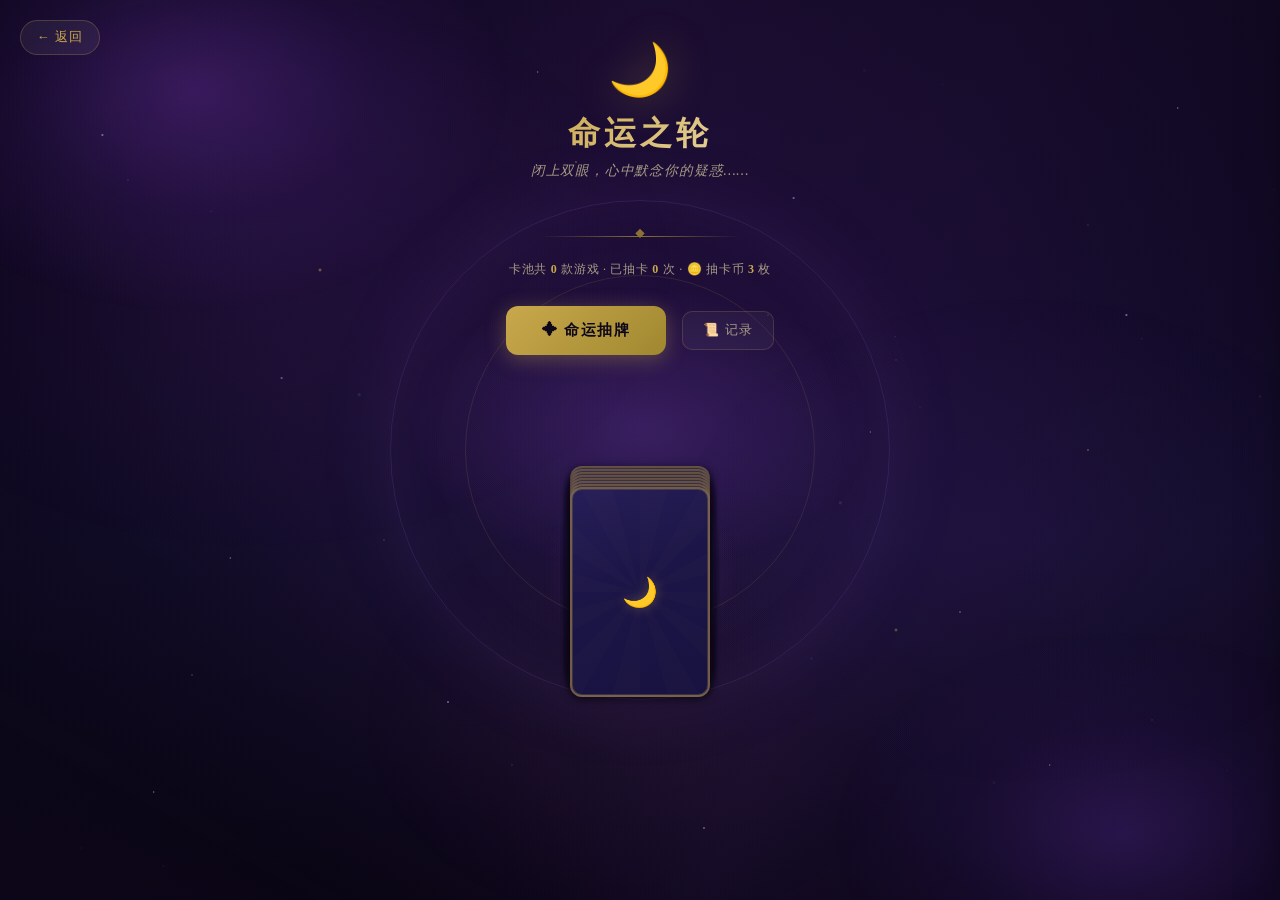
<file: gacha.html>
<!DOCTYPE html>
<html lang="zh-CN">
<head>
<meta charset="UTF-8">
<meta name="viewport" content="width=device-width, initial-scale=1.0, viewport-fit=cover">
<title>命运之轮 · Her Lens</title>
<style>
*,*::before,*::after{margin:0;padding:0;box-sizing:border-box}
@import url('https://fonts.googleapis.com/css2?family=Cinzel:wght@400;700&display=swap');
:root{
    --deep:#0e0818;--gold:#c9a84c;--gold-dim:#8a7235;--gold-glow:rgba(201,168,76,0.35);
    --cream:#e8dcc8;--cream-dim:#a89b85;
    --card-bg:rgba(255,255,255,0.08);--card-border:rgba(201,168,76,0.2);
    --tag-bg:rgba(201,168,76,0.08);--tag-border:rgba(201,168,76,0.18);--tag-text:var(--gold);
    --iridescent-opacity:0.10;--silver-sweep-color:rgba(255,255,255,0.40);
}
/* 🔴 滚动必须由 html（视口）承担，不能让 body 当滚动容器：
   原来写的是 html{overflow:hidden} + body{overflow-y:auto}，但 body 高度是随内容自适应的
   （只设了 min-height，没有固定高度），它自己永远不会溢出 → overflow-y:auto 形同虚设，
   而 html 又把溢出裁掉，结果就是「页面有时候滑不动」：桌面窄高窗口必现，
   手机端因为 @media 里把 html 改成 overflow-y:auto 才侥幸正常。 */
html{width:100%;min-height:100%;overflow-x:hidden;overflow-y:auto;-webkit-overflow-scrolling:touch;background:var(--deep)}
/* body 不能再设 overflow-x:hidden —— 那个声明会让 overflow-y 的计算值也变成 auto，
   body 又变回「高度自适应所以滚不动」的假滚动容器，并且和 html 抢滚动权。 */
body{width:100%;min-height:100vh;min-height:100dvh;overflow:visible;background:var(--deep);color:var(--cream);font-family:'Cinzel','Georgia',serif;-webkit-text-size-adjust:100%}

/* ===== 星空背景 ===== */
body::before{content:'';position:fixed;inset:0;z-index:0;background:radial-gradient(1px 1px at 10% 20%,rgba(255,255,255,0.6) 0%,transparent 100%),radial-gradient(1px 1px at 30% 60%,rgba(255,255,255,0.4) 0%,transparent 100%),radial-gradient(1px 1px at 50% 10%,rgba(255,255,255,0.5) 0%,transparent 100%),radial-gradient(1px 1px at 70% 40%,rgba(255,255,255,0.3) 0%,transparent 100%),radial-gradient(1px 1px at 90% 80%,rgba(255,255,255,0.5) 0%,transparent 100%),radial-gradient(1.5px 1.5px at 15% 75%,rgba(201,168,76,0.6) 0%,transparent 100%),radial-gradient(1.5px 1.5px at 85% 25%,rgba(201,168,76,0.4) 0%,transparent 100%),radial-gradient(1px 1px at 40% 85%,rgba(255,255,255,0.4) 0%,transparent 100%),radial-gradient(1px 1px at 60% 35%,rgba(255,255,255,0.3) 0%,transparent 100%),radial-gradient(ellipse at 50% 0%,rgba(50,20,80,0.6) 0%,transparent 70%),linear-gradient(180deg,#0a0618 0%,#0e0822 30%,#14102e 60%,#0e0818 100%);pointer-events:none}

/* ===== 星云光晕 ===== */
body::after{content:'';position:fixed;inset:0;z-index:0;pointer-events:none;will-change:transform;background:radial-gradient(ellipse 600px 400px at 20% 30%,rgba(100,50,140,0.14) 0%,transparent 70%),radial-gradient(ellipse 500px 350px at 80% 60%,rgba(70,40,130,0.12) 0%,transparent 70%),radial-gradient(ellipse 400px 300px at 50% 80%,rgba(120,60,80,0.08) 0%,transparent 70%);animation:nebulaDrift 20s ease-in-out infinite alternate}
@keyframes nebulaDrift{0%{opacity:0.6;transform:translate3d(0,0,0)}50%{opacity:1;transform:translate3d(15px,-10px,0)}100%{opacity:0.7;transform:translate3d(-10px,8px,0)}}

/* ===== 星座连线 ===== */
#constellationCanvas{position:fixed;inset:0;z-index:0;pointer-events:none;opacity:0.35}

/* ===== 粒子 ===== */
#particles{position:fixed;inset:0;z-index:0;pointer-events:none;overflow:hidden}
.particle{position:absolute;border-radius:50%;opacity:0;animation:floatUp linear infinite}
.particle--gold{background:var(--gold)}
.particle--white{background:rgba(255,255,255,0.8)}
.particle--blue{background:rgba(140,160,220,0.7)}
@keyframes floatUp{0%{opacity:0;transform:translateY(0) scale(0.5)}15%{opacity:.8}85%{opacity:.6}100%{opacity:0;transform:translateY(-100vh) scale(1)}}

.container{position:relative;z-index:1;max-width:1400px;margin:0 auto;padding:40px 24px 60px;display:flex;flex-direction:column;align-items:center;min-height:100vh;min-height:100dvh;padding-left:max(24px,env(safe-area-inset-left));padding-right:max(24px,env(safe-area-inset-right))}

/* ===== 返回 ===== */
.back-btn{position:fixed;top:20px;left:20px;z-index:100;display:flex;align-items:center;gap:6px;padding:8px 16px;background:rgba(255,255,255,0.06);border:1px solid rgba(201,168,76,0.25);border-radius:20px;color:var(--gold);font-family:'Cinzel',serif;font-size:0.8rem;letter-spacing:0.08em;cursor:pointer;transition:all 0.3s;text-decoration:none}
.back-btn:hover{background:rgba(201,168,76,0.12);border-color:var(--gold);transform:translateX(-2px)}

/* ===== 标题 ===== */
.header{text-align:center;margin-bottom:32px}
.header-icon{font-size:3.2rem;filter:drop-shadow(0 0 20px var(--gold-glow));animation:iconFloat 4s ease-in-out infinite;display:block;margin-bottom:12px}
@keyframes iconFloat{0%,100%{transform:translateY(0)}50%{transform:translateY(-8px)}}
.header-title{font-size:2rem;font-weight:700;background:linear-gradient(135deg,var(--gold) 0%,#e8d5a0 50%,var(--gold) 100%);background-size:200% 200%;-webkit-background-clip:text;-webkit-text-fill-color:transparent;background-clip:text;animation:shimmerText 4s ease-in-out infinite;letter-spacing:0.12em}
@keyframes shimmerText{0%,100%{background-position:0% 50%}50%{background-position:100% 50%}}
.header-sub{font-size:0.85rem;color:var(--cream-dim);margin-top:6px;letter-spacing:0.06em;font-family:'Georgia',serif;font-style:italic}
.divider{width:200px;height:1px;margin:24px auto 0;background:linear-gradient(90deg,transparent,var(--gold-dim),transparent);position:relative}
.divider::after{content:'\25C6';position:absolute;top:-8px;left:50%;transform:translateX(-50%);color:var(--gold-dim);font-size:0.6rem}

/* ===== 操作栏 ===== */
.actions{display:flex;gap:16px;align-items:center;margin:28px 0 36px;flex-wrap:wrap;justify-content:center}
.btn-draw{padding:14px 36px;background:linear-gradient(135deg,var(--gold) 0%,#a08830 100%);border:none;border-radius:12px;color:var(--deep);font-family:'Cinzel',serif;font-size:0.95rem;font-weight:700;letter-spacing:0.1em;cursor:pointer;box-shadow:0 4px 20px var(--gold-glow);transition:all 0.3s}
.btn-draw:hover{transform:translateY(-3px);box-shadow:0 8px 32px var(--gold-glow)}
.btn-draw:active{transform:translateY(0)}
.btn-draw:disabled{opacity:0.5;cursor:default;transform:none}
.btn-secondary{padding:10px 20px;background:rgba(255,255,255,0.04);border:1px solid rgba(201,168,76,0.2);border-radius:10px;color:var(--cream-dim);font-family:'Cinzel',serif;font-size:0.8rem;letter-spacing:0.08em;cursor:pointer;transition:all 0.3s}
.btn-secondary:hover{border-color:var(--gold);color:var(--gold);background:rgba(201,168,76,0.08)}
.stats{font-size:0.75rem;color:var(--cream-dim);letter-spacing:0.06em;font-family:'Georgia',serif}
.stats strong{color:var(--gold)}

/* ===== 洗牌区域 ===== */
.shuffle-stage{position:relative;width:100%;max-width:600px;height:360px;display:flex;align-items:center;justify-content:center;margin:0 auto 20px;perspective:1200px}

/* 能量环 */
.energy-ring{position:absolute;top:50%;left:50%;border-radius:50%;border:1px solid rgba(140,100,200,0.15);pointer-events:none;opacity:0;transform:translate(-50%,-50%) scale(0.5)}
.energy-ring.active{animation:energyPulse 2.5s ease-out forwards}
.energy-ring:nth-child(1){width:180px;height:180px;animation-delay:0s}
.energy-ring:nth-child(2){width:260px;height:260px;animation-delay:0.3s}
.energy-ring:nth-child(3){width:340px;height:340px;animation-delay:0.6s}
@keyframes energyPulse{0%{opacity:0.6;transform:translate(-50%,-50%) scale(0.5);border-color:rgba(140,100,200,0.3)}60%{opacity:0.2}100%{opacity:0;transform:translate(-50%,-50%) scale(1.3);border-color:rgba(140,100,200,0)}}

/* 牌堆 */
.deck{position:relative;width:140px;height:210px;transition:all 0.8s cubic-bezier(0.34,1.56,0.64,1)}
.deck-card{position:absolute;width:140px;height:210px;border-radius:12px;border:2px solid rgba(201,168,76,0.5);background:linear-gradient(160deg,#261e58 0%,#1c1648 40%,#181240 100%);box-shadow:0 2px 8px rgba(0,0,0,0.5),0 0 12px rgba(140,100,200,0.08);transition:all 0.6s cubic-bezier(0.34,1.56,0.64,1)}
.deck-card-inner{width:100%;height:100%;border-radius:10px;border:1.5px solid rgba(201,168,76,0.2);display:flex;align-items:center;justify-content:center;position:relative;overflow:hidden}
.deck-card-inner::before{content:'';position:absolute;inset:0;background:repeating-conic-gradient(from 0deg at 50% 50%,rgba(201,168,76,0.03) 0deg 15deg,transparent 15deg 30deg);opacity:0.5}
.deck-card-moon{font-size:1.8rem;filter:drop-shadow(0 0 6px var(--gold-glow));position:relative;z-index:1}

/* 牌堆呼吸光 */
.deck-glow{position:absolute;top:50%;left:50%;width:200px;height:200px;transform:translate(-50%,-50%);background:radial-gradient(circle,rgba(140,100,200,0.18) 0%,transparent 70%);pointer-events:none;animation:deckGlow 3s ease-in-out infinite}
@keyframes deckGlow{0%,100%{opacity:0.5;transform:translate(-50%,-50%) scale(1)}50%{opacity:1;transform:translate(-50%,-50%) scale(1.15)}}

/* 洗牌状态文字 */
.shuffle-text{position:absolute;bottom:0;left:0;right:0;text-align:center;font-size:0.8rem;color:var(--gold-dim);letter-spacing:0.15em;opacity:0;transition:opacity 0.5s}
.shuffle-text.visible{opacity:1}

/* ===== 发牌后卡片网格 ===== */
.cards-grid{display:none;grid-template-columns:repeat(auto-fill,minmax(240px,1fr));gap:22px;width:100%;max-width:1200px}
.cards-grid.active{display:grid}

/* ===== 占卜结语 ===== */
.fortune-text{text-align:center;font-size:0.82rem;color:var(--gold-dim);letter-spacing:0.12em;line-height:1.8;max-width:500px;margin:0 auto 28px;min-height:0;overflow:hidden;opacity:0;max-height:0;transition:opacity 0.8s ease,max-height 0.8s ease,margin 0.8s ease}
.fortune-text.visible{opacity:1;max-height:200px;margin:0 auto 28px}
.fortune-text .fortune-label{display:block;font-size:0.65rem;color:rgba(201,168,76,0.5);letter-spacing:0.2em;margin-bottom:6px;text-transform:uppercase}

/* ===== 抽卡牌 ===== */
.gacha-card{position:relative;perspective:1200px;cursor:pointer;border-radius:20px;opacity:0;transform:translateY(40px) scale(0.96);transition:opacity 0.7s cubic-bezier(0.34,1.56,0.64,1),transform 0.7s cubic-bezier(0.34,1.56,0.64,1),box-shadow 0.5s ease,border-color 0.4s ease,background 0.4s ease}
.gacha-inner{position:relative;width:100%;height:100%;border-radius:20px;transform-style:preserve-3d;transition:transform 0.8s cubic-bezier(0.4,0,0.2,1)}
.gacha-front{position:relative;backface-visibility:hidden;-webkit-backface-visibility:hidden;border-radius:20px;overflow:hidden;transform:rotateY(180deg);background:rgba(30,22,58,0.98);border:1px solid rgba(201,168,76,0.35);box-shadow:inset 0 1px 0 rgba(201,168,76,0.1),0 8px 32px rgba(0,0,0,0.4);display:flex;flex-direction:column;height:100%}
.gacha-back{position:absolute;inset:0;backface-visibility:hidden;-webkit-backface-visibility:hidden;border-radius:20px;overflow:hidden;transform:rotateY(0deg);border:2px solid rgba(201,168,76,0.5);box-shadow:inset 0 1px 0 rgba(201,168,76,0.15),inset 0 0 40px rgba(201,168,76,0.05),0 8px 32px rgba(0,0,0,0.6);display:flex;align-items:center;justify-content:center}
.gacha-card.visible{opacity:1;transform:translateY(0) scale(1)}
.gacha-card.flipped{background:rgba(30,22,58,0.98);border:1px solid rgba(201,168,76,0.4);box-shadow:0 0 0 1px rgba(201,168,76,0.15),0 4px 16px rgba(0,0,0,0.5),0 12px 40px rgba(0,0,0,0.35),0 0 60px -20px rgba(140,100,200,0.15)}
.gacha-card.just-flipped{box-shadow:0 0 0 1px rgba(201,168,76,0.2),0 4px 16px rgba(0,0,0,0.5),0 12px 40px rgba(0,0,0,0.35),0 0 60px -10px rgba(201,168,76,0.3)}
@media(hover:hover){.gacha-card.flipped:hover{transform:translateY(-8px) scale(1.015);box-shadow:0 0 0 1px rgba(201,168,76,0.35),0 8px 24px rgba(0,0,0,0.5),0 20px 60px rgba(0,0,0,0.4),0 0 80px -20px rgba(201,168,76,0.2);border-color:rgba(201,168,76,0.55)}}
.gacha-card.exiting{transition:all 0.4s cubic-bezier(0.4,0,0.2,1);pointer-events:none}
.gacha-card.flipped .gacha-inner{transform:rotateY(180deg)}

/* ★ 牌背 */
.gacha-back-bg{position:absolute;inset:0;background:linear-gradient(160deg,#261e58 0%,#1c1648 40%,#181240 100%)}
.gacha-back-border-outer{position:absolute;inset:5px;border:1.5px solid rgba(201,168,76,0.45);border-radius:15px;pointer-events:none}
.gacha-back-border-inner{position:absolute;inset:12px;border:1px solid rgba(201,168,76,0.3);border-radius:10px;pointer-events:none}
.gacha-back-pattern{position:absolute;inset:0;background:repeating-conic-gradient(from 0deg at 50% 50%,rgba(201,168,76,0.05) 0deg 15deg,transparent 15deg 30deg);opacity:0.8}
.gacha-back-moon{position:absolute;top:50%;left:50%;transform:translate(-50%,-50%);width:56px;height:56px;border:2px solid rgba(201,168,76,0.55);border-radius:50%;display:flex;align-items:center;justify-content:center;box-shadow:0 0 28px rgba(201,168,76,0.25),inset 0 0 18px rgba(201,168,76,0.12)}
.gacha-back-moon-icon{font-size:1.6rem;filter:drop-shadow(0 0 8px var(--gold-glow));animation:moonPulse 3s ease-in-out infinite}
@keyframes moonPulse{0%,100%{filter:drop-shadow(0 0 8px var(--gold-glow));transform:scale(1)}50%{filter:drop-shadow(0 0 16px var(--gold-glow));transform:scale(1.08)}}
.gacha-back-label{position:absolute;bottom:20px;left:0;right:0;text-align:center;font-size:0.6rem;letter-spacing:0.25em;color:var(--gold-dim);text-transform:uppercase}
.gacha-back-stars{position:absolute;inset:0;pointer-events:none}
.gacha-back-star{position:absolute;width:3px;height:3px;background:var(--gold);border-radius:50%;opacity:0.4}
.gacha-back-star:nth-child(1){top:18%;left:22%;animation:starPulse 2.5s ease-in-out infinite}
.gacha-back-star:nth-child(2){top:25%;right:20%;animation:starPulse 3s ease-in-out infinite .5s}
.gacha-back-star:nth-child(3){bottom:28%;left:25%;animation:starPulse 2.8s ease-in-out infinite 1s}
.gacha-back-star:nth-child(4){bottom:22%;right:22%;animation:starPulse 3.2s ease-in-out infinite 1.5s}
.gacha-back-star:nth-child(5){top:40%;left:15%;width:2px;height:2px;animation:starPulse 2.6s ease-in-out infinite .8s}
.gacha-back-star:nth-child(6){top:38%;right:15%;width:2px;height:2px;animation:starPulse 3.1s ease-in-out infinite 1.2s}
@keyframes starPulse{0%,100%{opacity:0.3;transform:scale(1)}50%{opacity:0.8;transform:scale(1.3)}}
.gacha-back-shimmer{position:absolute;inset:0;border-radius:20px;overflow:hidden;pointer-events:none}
.gacha-back-shimmer::after{content:'';position:absolute;top:-50%;left:-50%;width:200%;height:200%;background:linear-gradient(45deg,transparent 40%,rgba(201,168,76,0.06) 48%,rgba(201,168,76,0.12) 50%,rgba(201,168,76,0.06) 52%,transparent 60%);animation:shimmerSweep 5s ease-in-out infinite}
@keyframes shimmerSweep{0%{transform:translateX(-100%) translateY(-100%) rotate(45deg)}100%{transform:translateX(100%) translateY(100%) rotate(45deg)}}

/* ★ 牌面 */
.gacha-front .cover-wrap{position:relative;width:100%;aspect-ratio:460/215;overflow:hidden;flex-shrink:0;z-index:3}
.gacha-front .cover{width:100%;height:100%;object-fit:cover;display:block}
.gacha-front .cover-placeholder{width:100%;height:100%;display:flex;align-items:center;justify-content:center;font-size:2.5rem;background:rgba(201,168,76,0.12)}
.gacha-front .heroine-tag{position:absolute;top:8px;left:8px;z-index:5;background:linear-gradient(135deg,#6b5a8a,#4a3a66);color:#fff;padding:2px 12px;border-radius:20px;font-size:0.7rem;font-weight:700;letter-spacing:0.04em;border:1px solid rgba(255,255,255,0.20);box-shadow:0 2px 14px rgba(60,40,80,0.45);pointer-events:none;text-shadow:0 1px 3px rgba(0,0,0,0.25);text-transform:uppercase}
.gacha-front .card-body{padding:10px 14px 14px;flex:1;display:flex;flex-direction:column;gap:4px;position:relative;z-index:3;overflow:hidden}
.gacha-front .card-title{font-weight:700;font-size:.95rem;color:var(--cream);line-height:1.3;display:-webkit-box;-webkit-line-clamp:2;-webkit-box-orient:vertical;overflow:hidden;text-overflow:ellipsis}
.gacha-front .card-meta{display:flex;flex-wrap:wrap;gap:4px;margin-top:auto}
.gacha-front .card-meta span{font-size:.68rem;padding:2px 7px;border-radius:10px;background:rgba(201,168,76,0.15);color:var(--tag-text);white-space:nowrap;border:1px solid rgba(201,168,76,0.3)}

/* ★ 牌面特效 */
.gacha-front .card-parallax-bg{position:absolute;inset:-20%;z-index:0;pointer-events:none;border-radius:30px;background:radial-gradient(ellipse at var(--parallax-x,50%) var(--parallax-y,50%),rgba(201,168,76,0.04) 0%,transparent 70%);opacity:0.5;transition:background 0.6s ease}
.gacha-card.flipped:hover .card-parallax-bg{opacity:1}
.gacha-front .card-iridescent{position:absolute;inset:0;border-radius:20px;pointer-events:none;z-index:10;opacity:var(--iridescent-opacity);background:conic-gradient(from var(--iridescent-angle,0deg) at 50% 50%,rgba(160,120,220,0.18),rgba(130,80,200,0.10),rgba(200,150,255,0.14),rgba(110,70,180,0.08),rgba(160,120,220,0.18));mix-blend-mode:overlay;transition:opacity 0.4s}
.gacha-card.flipped:hover .card-iridescent{opacity:calc(var(--iridescent-opacity) + 0.05)}
.gacha-front .card-silver-sweep{position:absolute;inset:0;border-radius:20px;pointer-events:none;z-index:11;opacity:0;background:linear-gradient(110deg,transparent 20%,var(--silver-sweep-color) 45%,var(--silver-sweep-color) 55%,transparent 80%);transition:opacity 0.3s;mask-image:linear-gradient(180deg,transparent 0%,black 30%,black 70%,transparent 100%);-webkit-mask-image:linear-gradient(180deg,transparent 0%,black 30%,black 70%,transparent 100%)}
.gacha-front .card-silver-sweep.trigger{animation:silverSweepAnim 0.8s ease-out forwards}
@keyframes silverSweepAnim{0%{opacity:.5;transform:translateX(-100%)}100%{opacity:0;transform:translateX(100%)}}
.gacha-front .card-shine{position:absolute;inset:0;border-radius:20px;pointer-events:none;z-index:12;opacity:0;background:radial-gradient(circle at var(--shine-x,50%) var(--shine-y,50%),rgba(255,255,255,0.15) 0%,transparent 50%);transition:opacity 0.4s}
.gacha-card.flipped:hover .card-shine{opacity:1}
.gacha-front .card-flash{position:absolute;inset:0;border-radius:20px;pointer-events:none;z-index:13;background:radial-gradient(circle at 50% 50%,rgba(160,120,230,0.45) 0%,transparent 70%);opacity:0}
.gacha-card.just-flipped .card-flash{animation:flashBurst 0.8s ease-out forwards}
@keyframes flashBurst{0%{opacity:1;transform:scale(0.5)}100%{opacity:0;transform:scale(1.5)}}

/* ===== 历史 ===== */
.history-panel{position:fixed;top:0;right:-400px;width:380px;max-width:90vw;height:100vh;background:linear-gradient(180deg,#100a24,#0e0818);border-left:1px solid rgba(201,168,76,0.15);z-index:200;display:flex;flex-direction:column;transition:right 0.4s cubic-bezier(0.34,1.56,0.64,1);box-shadow:-8px 0 40px rgba(0,0,0,0.5)}
.history-panel.open{right:0}
.history-header{padding:24px 20px 16px;border-bottom:1px solid rgba(201,168,76,0.1);display:flex;align-items:center;justify-content:space-between}
.history-title{font-size:1rem;font-weight:700;color:var(--gold);letter-spacing:0.08em}
.history-close{width:28px;height:28px;border-radius:50%;border:1px solid rgba(201,168,76,0.2);background:transparent;color:var(--cream-dim);font-size:0.85rem;cursor:pointer;display:flex;align-items:center;justify-content:center;transition:all 0.2s}
.history-close:hover{border-color:var(--gold);color:var(--gold)}
.history-body{flex:1;overflow-y:auto;padding:16px 20px}
.history-empty{text-align:center;padding:40px 20px;color:var(--cream-dim);font-size:0.85rem;font-style:italic}
.history-item{padding:12px 0;border-bottom:1px solid rgba(201,168,76,0.06)}
.history-item-header{display:flex;justify-content:space-between;align-items:center;margin-bottom:8px}
.history-time{font-size:0.7rem;color:var(--cream-dim);letter-spacing:0.04em}
.history-count{font-size:0.7rem;color:var(--gold);font-weight:600}
.history-games{display:flex;flex-wrap:wrap;gap:4px}
.history-game{padding:2px 8px;background:rgba(201,168,76,0.08);border:1px solid rgba(201,168,76,0.15);border-radius:6px;font-size:0.65rem;color:var(--cream-dim)}
.history-overlay{position:fixed;inset:0;background:rgba(0,0,0,0.5);z-index:199;opacity:0;pointer-events:none;transition:opacity 0.3s}
.history-overlay.open{opacity:1;pointer-events:auto}
body.history-locked{position:fixed;width:100%;overflow:hidden}

/* ===== 平板 ===== */
@media(max-width:960px){
.container{padding:30px 20px 40px}
.header{margin-bottom:22px}
.header-icon{font-size:2.6rem}
.header-title{font-size:1.5rem}
.header-sub{font-size:0.78rem}
.shuffle-stage{height:260px}
.deck{width:100px;height:150px}
.deck-card{width:100px;height:150px}
.deck-glow{width:140px;height:140px}
.energy-ring:nth-child(1){width:140px;height:140px}
.energy-ring:nth-child(2){width:200px;height:200px}
.energy-ring:nth-child(3){width:260px;height:260px}
.cards-grid{grid-template-columns:repeat(auto-fill,minmax(200px,1fr));gap:18px}
}

/* ===== 手机 ===== */
@media(max-width:640px){
/* html 现在默认就是 overflow-y:auto（滚动由视口承担），这里不再重复覆盖 */
.container{padding:52px 14px 40px;min-height:100vh;min-height:100dvh}
.back-btn{top:10px;left:10px;padding:5px 10px;font-size:0.68rem;border-radius:16px}
.header{margin-bottom:20px}
.header-icon{font-size:2.4rem;margin-bottom:6px}
.header-title{font-size:1.3rem;letter-spacing:0.08em}
.header-sub{font-size:0.72rem;margin-top:4px}
.stats{font-size:0.7rem}
.actions{gap:8px;margin:16px 0 20px;flex-direction:column;width:100%;max-width:280px}
.btn-draw{padding:11px 28px;font-size:0.85rem;width:100%}
.btn-secondary{padding:8px 16px;font-size:0.72rem}
.cards-grid{grid-template-columns:1fr;gap:12px}
.shuffle-stage{height:200px;max-width:100%}
.deck{width:80px;height:120px}
.deck-card{width:80px;height:120px}
.deck-glow{width:100px;height:100px}
.deck-card-moon{font-size:1.2rem}
.energy-ring:nth-child(1){width:110px;height:110px}
.energy-ring:nth-child(2){width:160px;height:160px}
.energy-ring:nth-child(3){width:210px;height:210px}
.gacha-back-moon{width:36px;height:36px}
.gacha-back-moon-icon{font-size:1.1rem}
.gacha-back-label{font-size:0.48rem;bottom:12px}
.gacha-back-border-outer{inset:3px}
.gacha-back-border-inner{inset:7px}
.gacha-front .card-body{overflow:hidden}
.gacha-front .card-title{font-size:0.82rem;display:-webkit-box;-webkit-line-clamp:2;-webkit-box-orient:vertical;overflow:hidden;text-overflow:ellipsis}
.gacha-front .card-meta{margin-top:auto}
.gacha-front .card-meta span{font-size:0.58rem;padding:1px 5px}
.gacha-front .heroine-tag{font-size:0.58rem;padding:1px 7px}
.gacha-front .cover-placeholder{font-size:1.8rem}
.shuffle-text{font-size:0.68rem}
.fortune-text{font-size:0.72rem;padding:0 8px}
.history-panel{width:100%;max-width:100vw}
.history-header{padding:16px}
.history-body{padding:12px 16px}
/* 移动端禁用装饰层重排动画 */
.deco-nebula-tl,.deco-nebula-br,.deco-nebula-c{animation:none}
.deco-aurora{animation:none;opacity:0.6}
}

/* ===== 极小屏 ===== */
@media(max-width:360px){
.cards-grid{grid-template-columns:1fr;gap:12px}
.header-title{font-size:1.15rem}
.btn-draw{padding:10px 24px;font-size:0.82rem}
}

/* ===== 横屏/短屏（iPad横屏等，排除手机竖屏） ===== */
@media(max-height:860px) and (min-width:641px){
.container{padding-top:20px;padding-bottom:24px}
.header{margin-bottom:12px}
.header-icon{font-size:2rem;margin-bottom:4px}
.header-title{font-size:1.3rem}
.header-sub{font-size:0.72rem;margin-top:2px}
.divider{margin:12px auto 0}
.stats{margin-top:12px;font-size:0.7rem}
.actions{margin:12px 0 16px;gap:10px}
.btn-draw{padding:10px 28px;font-size:0.85rem}
.shuffle-stage{height:180px}
.deck{width:80px;height:120px}
.deck-card{width:80px;height:120px}
.deck-glow{width:100px;height:100px}
.energy-ring:nth-child(1){width:100px;height:100px}
.energy-ring:nth-child(2){width:150px;height:150px}
.energy-ring:nth-child(3){width:200px;height:200px}
.cards-grid{grid-template-columns:repeat(4,1fr);gap:14px}
.fortune-text{margin-bottom:16px;font-size:0.75rem}
}

/* 短屏+窄屏同时命中时进一步压缩（平板范围，排除手机竖屏） */
@media(max-height:860px) and (max-width:960px) and (min-width:641px){
.cards-grid{grid-template-columns:repeat(3,1fr);gap:12px}
}

/* ===== 纯CSS装饰层 ===== */
.deco-vignette{position:fixed;inset:0;z-index:0;pointer-events:none;background:radial-gradient(ellipse 70% 65% at 50% 50%,transparent 0%,rgba(8,4,18,0.7) 100%)}
.deco-nebula-tl{position:fixed;top:-15%;left:-10%;width:50vw;height:50vh;z-index:0;pointer-events:none;border-radius:50%;background:radial-gradient(ellipse at center,rgba(130,60,200,0.35) 0%,rgba(90,40,160,0.15) 40%,transparent 70%);animation:decoDrift1 28s ease-in-out infinite alternate;will-change:transform}
.deco-nebula-br{position:fixed;bottom:-15%;right:-10%;width:45vw;height:45vh;z-index:0;pointer-events:none;border-radius:50%;background:radial-gradient(ellipse at center,rgba(100,50,180,0.3) 0%,rgba(70,30,140,0.12) 40%,transparent 70%);animation:decoDrift2 32s ease-in-out infinite alternate;will-change:transform}
.deco-nebula-c{position:fixed;top:30%;left:50%;width:40vw;height:35vh;z-index:0;pointer-events:none;border-radius:50%;transform:translateX(-50%);background:radial-gradient(ellipse at center,rgba(150,80,220,0.22) 0%,transparent 65%);animation:decoDrift3 36s ease-in-out infinite alternate;will-change:transform}
.deco-stars-sm{position:fixed;inset:0;z-index:0;pointer-events:none;background:radial-gradient(1.5px 1.5px at 8% 15%,rgba(200,180,255,0.85) 0%,transparent 100%),radial-gradient(1.5px 1.5px at 22% 42%,rgba(200,180,255,0.7) 0%,transparent 100%),radial-gradient(1.5px 1.5px at 35% 78%,rgba(200,180,255,0.8) 0%,transparent 100%),radial-gradient(1.2px 1.2px at 48% 55%,rgba(200,180,255,0.65) 0%,transparent 100%),radial-gradient(1.5px 1.5px at 62% 22%,rgba(200,180,255,0.75) 0%,transparent 100%),radial-gradient(1.2px 1.2px at 75% 68%,rgba(200,180,255,0.7) 0%,transparent 100%),radial-gradient(1.5px 1.5px at 88% 35%,rgba(200,180,255,0.85) 0%,transparent 100%),radial-gradient(1.2px 1.2px at 12% 88%,rgba(200,180,255,0.65) 0%,transparent 100%),radial-gradient(1.5px 1.5px at 55% 92%,rgba(200,180,255,0.75) 0%,transparent 100%),radial-gradient(1.2px 1.2px at 92% 12%,rgba(200,180,255,0.7) 0%,transparent 100%),radial-gradient(1.2px 1.2px at 42% 8%,rgba(220,200,255,0.6) 0%,transparent 100%),radial-gradient(1.2px 1.2px at 68% 48%,rgba(220,200,255,0.55) 0%,transparent 100%),radial-gradient(1.2px 1.2px at 18% 62%,rgba(220,200,255,0.6) 0%,transparent 100%),radial-gradient(1.2px 1.2px at 82% 85%,rgba(220,200,255,0.55) 0%,transparent 100%)}
.deco-stars-gold{position:fixed;inset:0;z-index:0;pointer-events:none;background:radial-gradient(2px 2px at 25% 30%,rgba(201,168,76,0.8) 0%,transparent 100%),radial-gradient(2px 2px at 70% 70%,rgba(201,168,76,0.65) 0%,transparent 100%),radial-gradient(1.5px 1.5px at 45% 18%,rgba(201,168,76,0.6) 0%,transparent 100%),radial-gradient(1.5px 1.5px at 85% 50%,rgba(201,168,76,0.65) 0%,transparent 100%)}
.deco-ring{position:fixed;top:50%;left:50%;width:min(70vw,500px);height:min(70vw,500px);transform:translate(-50%,-50%);z-index:0;pointer-events:none;border-radius:50%;border:1px solid rgba(140,100,200,0.2);box-shadow:0 0 80px rgba(140,100,200,0.1),inset 0 0 60px rgba(140,100,200,0.07);animation:decoRingPulse 12s ease-in-out infinite}
.deco-ring2{position:fixed;top:50%;left:50%;width:min(50vw,350px);height:min(50vw,350px);transform:translate(-50%,-50%);z-index:0;pointer-events:none;border-radius:50%;border:1px solid rgba(201,168,76,0.15);animation:decoRingPulse 12s ease-in-out infinite 4s}
.deco-aurora{position:fixed;top:0;left:0;width:100%;height:100%;z-index:0;pointer-events:none;background:conic-gradient(from 180deg at 50% 120%,transparent 0deg,rgba(110,60,180,0.15) 60deg,transparent 120deg,rgba(90,50,160,0.12) 200deg,transparent 280deg,rgba(130,70,200,0.15) 340deg,transparent 360deg);animation:decoAuroraSpin 60s linear infinite;will-change:transform}
@keyframes decoDrift1{0%{transform:translate3d(0,0,0)}100%{transform:translate3d(30px,20px,0)}}
@keyframes decoDrift2{0%{transform:translate3d(0,0,0)}100%{transform:translate3d(-25px,-15px,0)}}
@keyframes decoDrift3{0%{transform:translateX(-50%) translate3d(0,0,0)}100%{transform:translateX(-50%) translate3d(15px,10px,0)}}
@keyframes decoRingPulse{0%,100%{opacity:0.6;transform:translate(-50%,-50%) scale(1)}50%{opacity:1;transform:translate(-50%,-50%) scale(1.03)}}
@keyframes decoAuroraSpin{0%{transform:rotate(0deg)}100%{transform:rotate(360deg)}}
</style>
</head>
<body>
<div id="particles"></div>
<canvas id="constellationCanvas"></canvas>
<div class="deco-vignette"></div>
<div class="deco-nebula-tl"></div>
<div class="deco-nebula-br"></div>
<div class="deco-nebula-c"></div>
<div class="deco-stars-sm"></div>
<div class="deco-stars-gold"></div>
<div class="deco-ring"></div>
<div class="deco-ring2"></div>
<div class="deco-aurora"></div>
<a href="index.html" class="back-btn">&larr; 返回</a>

<div class="container">
    <div class="header">
        <span class="header-icon">🌙</span>
        <div class="header-title">命运之轮</div>
        <div class="header-sub" id="headerSub">闭上双眼，心中默念你的疑惑……</div>
    </div>
    <div class="divider"></div>
    <div class="stats" style="margin-top:24px">卡池共 <strong id="poolCount">0</strong> 款游戏 · 已抽卡 <strong id="drawCount">0</strong> 次 · <span style="cursor:pointer" id="gachaCoinWrap" title="每日登录+1，评论游戏+1（前3条）">🪙 抽卡币 <strong id="gachaCoinCount">0</strong> 枚</span></div>
    <div class="actions">
        <button class="btn-draw" id="btnDraw">✦ 命运抽牌</button>
        <button class="btn-secondary" id="btnRevealAll" style="display:none">全部揭晓</button>
        <button class="btn-secondary" id="btnHistory">📜 记录</button>
    </div>

    <!-- 洗牌舞台 -->
    <div class="shuffle-stage" id="shuffleStage">
        <div class="energy-ring" id="energyRing1"></div>
        <div class="energy-ring" id="energyRing2"></div>
        <div class="energy-ring" id="energyRing3"></div>
        <div class="deck-glow"></div>
        <div class="deck" id="deck"></div>
        <div class="shuffle-text" id="shuffleText">命运正在洗牌...</div>
    </div>

    <!-- 占卜结语 -->
    <div class="fortune-text" id="fortuneText"></div>

    <!-- 发牌后网格 -->
    <div class="cards-grid" id="cardsGrid"></div>
</div>

<div class="history-overlay" id="historyOverlay"></div>

<!-- 币不足弹窗 -->
<div class="history-overlay" id="coinModalOverlay" style="z-index:300;display:flex;align-items:center;justify-content:center;background:rgba(5,2,14,0.75);opacity:0;pointer-events:none;transition:opacity 0.3s">
    <div style="width:min(400px,88vw);background:linear-gradient(160deg,#1c1648,#141030);border:1px solid rgba(201,168,76,0.35);border-radius:20px;padding:32px 28px;text-align:center;font-family:'Cinzel','Georgia',serif;color:var(--cream);box-shadow:0 12px 60px rgba(0,0,0,0.6)">
        <div style="font-size:3rem;margin-bottom:10px">🪙</div>
        <div style="font-size:1.05rem;font-weight:700;color:var(--gold);letter-spacing:0.08em;margin-bottom:8px">抽卡币不足</div>
        <div style="font-size:0.78rem;color:var(--cream-dim);line-height:1.9;margin-bottom:22px">
            每次命运抽牌消耗 1 枚抽卡币<br>
            ✦ 每日登录 +1<br>
            ✦ 在主站评论游戏 +1（每日前 3 条）
        </div>
        <a href="index.html" style="display:block;padding:11px;background:linear-gradient(135deg,var(--gold),#a08830);border-radius:12px;color:var(--deep);font-weight:700;font-size:0.85rem;text-decoration:none;letter-spacing:0.06em;margin-bottom:10px">回主站赚币</a>
        <button id="coinModalClose" style="padding:9px 24px;background:rgba(255,255,255,0.04);border:1px solid rgba(201,168,76,0.25);border-radius:10px;color:var(--cream-dim);font-family:inherit;font-size:0.78rem;cursor:pointer">关闭</button>
    </div>
</div>
<div class="history-panel" id="historyPanel">
    <div class="history-header">
        <div class="history-title">📜 抽卡记录</div>
        <button class="history-close" id="historyClose">✕</button>
    </div>
    <div class="history-body" id="historyBody"><div class="history-empty">暂无抽卡记录</div></div>
</div>

<script src="js/wallet.js?v=7ab94e36fd"></script>
<script>
(function(){
    var STORAGE_KEY='heroineGamesDataV2',HISTORY_KEY='herlens_gacha_history',SETTINGS_KEY='heroineGamesSettingsV2';
    var games=[],drawHistory=JSON.parse(localStorage.getItem(HISTORY_KEY)||'[]');
    var showAdultContent=false;
    var excludedTags={genre:[],gameplay:[],platforms:[],heroineType:[],costumeType:[],perspective:[]};
    var DECK_COUNT=8;

    /* ========== 占卜语 ========== */
    var FORTUNE_INTRO=[
        '星辰已为你排列，牌阵正在成形……',
        '命运的丝线开始交织，答案即将浮现……',
        '月光洒落牌面，属于你的故事正在展开……',
        '塔罗的低语穿过迷雾，为你指引方向……',
        '宇宙听到了你的呼唤，命运之轮开始转动……',
        '星象已然明朗，让牌面为你诉说……'
    ];
    var FORTUNE_DEAL=[
        '牌已落定，每一张都是命运的馈赠。',
        '八张牌，八个可能，皆是星辰的安排。',
        '牌面尚在沉睡，等待你唤醒其中的秘密。',
        '命运将答案藏于牌中，只待你亲手揭开。',
        '牌阵已成，未来在迷雾中若隐若现。'
    ];
    var FORTUNE_REVEAL=[
        '所有牌面已然揭晓——这就是命运为你写下的篇章。',
        '迷雾散尽，命运的全貌展现在你眼前。',
        '牌面尽显，愿你在其中找到前行的勇气。',
        '命运已将答案铺陈，愿你的心有所归。',
        '星辰无言，牌面有声——这就是属于你的故事。'
    ];
    function pickRandom(arr){return arr[Math.floor(Math.random()*arr.length)]}

    function esc(s){return String(s||'').replace(/&/g,'&amp;').replace(/</g,'&lt;').replace(/>/g,'&gt;').replace(/"/g,'&quot;')}

    /* ========== 封面图容错（与 index.html 同策略，详见 js/app.js 顶部说明）==========
       Steam 把同一份封面同时挂在 3 个互为镜像的子域上（字节一致，可互换），
       三个镜像平时都通；偶发失败主要出现在首屏并发拉取大量封面时。
       此处**不改动任何 URL**，只在一张封面真的加载失败时依次：
       重试其他镜像 → 图片代理 → 放弃（交回原有占位逻辑）。 */
    var STEAM_MIRRORS=['shared.akamai.steamstatic.com','shared.cloudflare.steamstatic.com','shared.fastly.steamstatic.com'];
    function imgCandidates(src){
        var m=/^https?:\/\/([^/?#]+)([^?#]*)(\?[^#]*)?/i.exec(src||''); if(!m) return [];
        var out=[];
        if(/^shared\.(?:akamai|fastly|cloudflare)\.steamstatic\.com$/.test(m[1])){
            STEAM_MIRRORS.forEach(function(h){ if(h!==m[1]) out.push('https://'+h+m[2]+(m[3]||'')); });
        }
        /* 已是代理地址的不再套一层，避免「代理套代理」 */
        if(m[1]!=='wsrv.nl'&&m[1]!=='images.weserv.nl')
            out.push('https://wsrv.nl/?url='+encodeURIComponent(m[1]+m[2]+(m[3]||'')));
        return out;
    }

    document.addEventListener('error',function(e){
        var img=e.target;
        if(!img||img.tagName!=='IMG') return;
        if(!img.dataset.hlImgBase) img.dataset.hlImgBase=img.getAttribute('src')||'';
        var c=imgCandidates(img.dataset.hlImgBase); if(!c.length) return;
        var n=(img.dataset.hlImgIdx===undefined?0:parseInt(img.dataset.hlImgIdx,10)+1);
        if(n>=c.length) return;
        img.dataset.hlImgIdx=String(n);
        e.stopPropagation();          /* 阻止内联 onerror 提前显示占位 */
        img.src=c[n];
    },true);

    function loadGames(){var l=localStorage.getItem(STORAGE_KEY);if(l){try{var p=JSON.parse(l);var blocked=getBlockedGameIds();games=p.map(function(g){return Object.assign({},g,{id:Number(g.id)})}).filter(function(g){return g.id!==1&&g.id!==2&&!g.isDraft&&!blocked.has(g.id)})}catch(_){games=[]}}}
    /* 已屏蔽（拉黑）的游戏不参与抽卡：优先读当前登录用户的本地数据，未登录退回 guest */
    function getBlockedGameIds(){
        var out={};
        try{
            var uid=null;
            var raw=localStorage.getItem('sb-tydbvpmigvzsnlmsjuby-auth-token');
            if(raw){var s=JSON.parse(raw);uid=s&&s.user&&s.user.id}
            var keys=['heroineUserData_guest'];
            if(uid) keys.unshift('heroineUserData_'+uid);
            keys.forEach(function(k){
                try{
                    var d=JSON.parse(localStorage.getItem(k)||'{}');
                    (Array.isArray(d.blocked)?d.blocked:[]).forEach(function(id){out[Number(id)]=1});
                }catch(_){}
            });
        }catch(_){}
        return { has:function(id){return !!out[Number(id)]} };
    }
    function loadSettings(){
        try{
            var s=JSON.parse(localStorage.getItem(SETTINGS_KEY)||'{}');
            showAdultContent=s.contentSettings?.showAdultContent===true;
            var ex=s.contentSettings?.excludedTags||{};
            excludedTags={
                genre:Array.isArray(ex.genre)?ex.genre:[],
                gameplay:Array.isArray(ex.gameplay)?ex.gameplay:[],
                platforms:Array.isArray(ex.platforms)?ex.platforms:[],
                heroineType:Array.isArray(ex.heroineType)?ex.heroineType:[],
                costumeType:Array.isArray(ex.costumeType)?ex.costumeType:[],
                perspective:Array.isArray(ex.perspective)?ex.perspective:[]
            };
        }catch(_){}
    }
    function isTagExcluded(game){
        if(!showAdultContent&&game.costumeType==='含恶俗设计') return true;
        if(excludedTags.heroineType.includes(game.heroineType)) return true;
        if(excludedTags.costumeType.includes(game.costumeType)) return true;
        if(excludedTags.perspective.includes(game.perspective)) return true;
        for(var i=0;i<(game.genre||[]).length;i++){if(excludedTags.genre.includes(game.genre[i])) return true}
        for(var i=0;i<(game.gameplay||[]).length;i++){if(excludedTags.gameplay.includes(game.gameplay[i])) return true}
        for(var i=0;i<(game.platforms||[]).length;i++){if(excludedTags.platforms.includes(game.platforms[i])) return true}
        return false;
    }
    function getFiltered(){return games.filter(function(g){return g.view!=='unreleased'&&!isTagExcluded(g)})}

    /* ========== 音效 ========== */
    var audioCtx=null;
    function getAudio(){if(!audioCtx) audioCtx=new(window.AudioContext||window.webkitAudioContext)();return audioCtx}

    function playShuffleSound(){
        var ctx=getAudio();var now=ctx.currentTime;
        // 快速连续的纸牌摩擦声
        for(var i=0;i<12;i++){
            var osc=ctx.createOscillator();var gain=ctx.createGain();
            var filter=ctx.createBiquadFilter();
            filter.type='bandpass';filter.frequency.value=2000+Math.random()*3000;filter.Q.value=1.5;
            osc.type='sawtooth';osc.frequency.value=80+Math.random()*60;
            var t=now+i*0.04;
            gain.gain.setValueAtTime(0,t);
            gain.gain.linearRampToValueAtTime(0.03,t+0.01);
            gain.gain.linearRampToValueAtTime(0,t+0.035);
            osc.connect(filter);filter.connect(gain);gain.connect(ctx.destination);
            osc.start(t);osc.stop(t+0.04);
        }
    }

    function playDealSound(){
        var ctx=getAudio();var now=ctx.currentTime;
        // 柔和的放置声
        var osc=ctx.createOscillator();var gain=ctx.createGain();
        var filter=ctx.createBiquadFilter();
        filter.type='lowpass';filter.frequency.value=600;
        osc.type='sine';osc.frequency.setValueAtTime(200,now);osc.frequency.exponentialRampToValueAtTime(80,now+0.15);
        gain.gain.setValueAtTime(0.12,now);gain.gain.exponentialRampToValueAtTime(0.001,now+0.15);
        osc.connect(filter);filter.connect(gain);gain.connect(ctx.destination);
        osc.start(now);osc.stop(now+0.15);
    }

    function playFlipSound(){
        var ctx=getAudio();var now=ctx.currentTime;
        // 翻牌 "啪" 声
        var buf=ctx.createBuffer(1,ctx.sampleRate*0.08,ctx.sampleRate);
        var data=buf.getChannelData(0);
        for(var i=0;i<data.length;i++){
            var t=i/data.length;
            data[i]=(Math.random()*2-1)*Math.exp(-t*30)*0.3;
        }
        var src=ctx.createBufferSource();src.buffer=buf;
        var filter=ctx.createBiquadFilter();
        filter.type='highpass';filter.frequency.value=800;
        var gain=ctx.createGain();gain.gain.value=0.25;
        src.connect(filter);filter.connect(gain);gain.connect(ctx.destination);
        src.start(now);
    }

    function playMysticalChime(){
        var ctx=getAudio();var now=ctx.currentTime;
        // 神秘和弦
        [523.25,659.25,783.99].forEach(function(f,i){
            var osc=ctx.createOscillator();var gain=ctx.createGain();
            osc.type='sine';osc.frequency.value=f;
            var t=now+i*0.12;
            gain.gain.setValueAtTime(0,t);
            gain.gain.linearRampToValueAtTime(0.08,t+0.05);
            gain.gain.exponentialRampToValueAtTime(0.001,t+1.2);
            osc.connect(gain);gain.connect(ctx.destination);
            osc.start(t);osc.stop(t+1.2);
        });
    }

    function initParticles(){
        var c=document.getElementById('particles');
        var types=['particle--gold','particle--white','particle--blue'];
        var count=window.innerWidth<640?15:35;
        for(var i=0;i<count;i++){
            var p=document.createElement('div');
            var type=types[i%3];
            if(i>24) type=types[Math.floor(Math.random()*3)];
            p.className='particle '+type;
            p.style.left=Math.random()*100+'%';
            p.style.bottom='-10px';
            var size=(1+Math.random()*2.5);
            p.style.width=size+'px';p.style.height=size+'px';
            p.style.animationDuration=(8+Math.random()*14)+'s';
            p.style.animationDelay=Math.random()*12+'s';
            c.appendChild(p);
        }
    }

    /* ========== 星座连线 ========== */
    function initConstellation(){
        var canvas=document.getElementById('constellationCanvas');
        var ctx=canvas.getContext('2d');
        var stars=[];var starCount=window.innerWidth<640?8:18;
        var w,h,raf;var lastFrame=0;var frameInterval=window.innerWidth<640?50:0;
        var dpr=Math.min(window.devicePixelRatio||1,2);
        function resize(){
            w=window.innerWidth;h=window.innerHeight;
            canvas.width=w*dpr;canvas.height=h*dpr;
            canvas.style.width=w+'px';canvas.style.height=h+'px';
            ctx.setTransform(dpr,0,0,dpr,0,0);
            starCount=window.innerWidth<640?8:18;
            frameInterval=window.innerWidth<640?50:0;
            initStars();
        }
        function initStars(){
            stars=[];
            for(var i=0;i<starCount;i++){
                stars.push({x:Math.random()*w,y:Math.random()*h,r:0.5+Math.random()*1.2,bright:0.2+Math.random()*0.5,phase:Math.random()*Math.PI*2,speed:0.003+Math.random()*0.005});
            }
        }
        function draw(ts){
            if(frameInterval&&ts-lastFrame<frameInterval){raf=requestAnimationFrame(draw);return}
            lastFrame=ts;
            ctx.clearRect(0,0,w,h);
            var now=Date.now();
            for(var i=0;i<stars.length;i++){
                var s=stars[i];
                var alpha=s.bright+Math.sin(now*s.speed+s.phase)*0.15;
                ctx.beginPath();ctx.arc(s.x,s.y,s.r,0,Math.PI*2);
                ctx.fillStyle='rgba(170,140,230,'+Math.max(0,alpha).toFixed(2)+')';ctx.fill();
            }
            for(var i=0;i<stars.length;i++){
                for(var j=i+1;j<stars.length;j++){
                    var dx=stars[i].x-stars[j].x;var dy=stars[i].y-stars[j].y;
                    var dist=Math.sqrt(dx*dx+dy*dy);
                    if(dist<220){
                        var alpha2=(1-dist/220)*0.12;
                        ctx.beginPath();ctx.moveTo(stars[i].x,stars[i].y);ctx.lineTo(stars[j].x,stars[j].y);
                        ctx.strokeStyle='rgba(170,140,230,'+alpha2.toFixed(3)+')';ctx.lineWidth=0.5;ctx.stroke();
                    }
                }
            }
            raf=requestAnimationFrame(draw);
        }
        resize();
        window.addEventListener('resize',resize);
        // Pause when tab hidden to save battery
        document.addEventListener('visibilitychange',function(){
            if(document.hidden){cancelAnimationFrame(raf)}else{requestAnimationFrame(draw)}
        });
        requestAnimationFrame(draw);
    }

    /* ========== 能量环触发 ========== */
    function triggerEnergyRings(){
        var rings=document.querySelectorAll('.energy-ring');
        rings.forEach(function(r){r.classList.remove('active');void r.offsetWidth;r.classList.add('active')});
    }

    /* ========== 洗牌动画 ========== */
    function buildDeck(){
        var deck=document.getElementById('deck');
        deck.innerHTML='';
        deck.style.cssText='';  // reset any leftover transform/opacity from previous draw
        for(var i=0;i<DECK_COUNT;i++){
            var card=document.createElement('div');
            card.className='deck-card';
            card.style.top=(i*3)+'px';
            card.style.zIndex=i;
            card.innerHTML='<div class="deck-card-inner"><span class="deck-card-moon">🌙</span></div>';
            deck.appendChild(card);
        }
    }

    function animateShuffle(onDone){
        var deck=document.getElementById('deck');
        var cards=deck.querySelectorAll('.deck-card');
        var txt=document.getElementById('shuffleText');
        var count=cards.length;
        var half=Math.ceil(count/2);

        // Phase 1: 展示牌堆
        deck.style.transform='translateY(-20px) scale(1.05)';
        txt.classList.add('visible');
        txt.textContent='星辰正在为你排列……';
        playMysticalChime();
        triggerEnergyRings();

        setTimeout(function(){
            // Phase 2: 左右分开
            playShuffleSound();
            var leftCards=[].slice.call(cards,0,half);
            var rightCards=[].slice.call(cards,half);
            leftCards.forEach(function(c,i){
                c.style.transition='all 0.5s cubic-bezier(0.34,1.56,0.64,1)';
                c.style.transform='translateX(-90px) rotate(-8deg)';
            });
            rightCards.forEach(function(c,i){
                c.style.transition='all 0.5s cubic-bezier(0.34,1.56,0.64,1)';
                c.style.transform='translateX(90px) rotate(8deg)';
            });

            setTimeout(function(){
                // Phase 3: 交错合并（riffle）
                playShuffleSound();
                txt.textContent='命运的丝线正在交织……';
                var merged=[];
                for(var i=0;i<half;i++){
                    merged.push(leftCards[i]);
                    if(rightCards[i-half]) merged.push(rightCards[i-half]);
                }
                // 补齐剩余
                for(var i=merged.length;i<count;i++){
                    merged.push(rightCards[i-half]||leftCards[i-half]||cards[i]);
                }

                // 先把所有牌移到中间
                leftCards.concat(rightCards).forEach(function(c){
                    c.style.transition='all 0.4s cubic-bezier(0.34,1.56,0.64,1)';
                    c.style.transform='translateX(0) rotate(0)';
                });

                setTimeout(function(){
                    // 再次分开
                    playShuffleSound();
                    merged.forEach(function(c,i){
                        c.style.transition='all 0.5s cubic-bezier(0.34,1.56,0.64,1)';
                        if(i%2===0) c.style.transform='translateX(-70px) rotate(-5deg)';
                        else c.style.transform='translateX(70px) rotate(5deg)';
                    });

                    setTimeout(function(){
                        // 第二次合并
                        txt.textContent='答案即将浮现……';
                        merged.forEach(function(c,i){
                            c.style.transition='all 0.4s cubic-bezier(0.34,1.56,0.64,1)';
                            c.style.transform='translateX(0) rotate(0)';
                            c.style.top=(i*3)+'px';
                        });

                        setTimeout(function(){
                            // Phase 4: 牌堆飞出
                            deck.style.transition='all 0.6s cubic-bezier(0.4,0,0.2,1)';
                            deck.style.transform='translateY(-60px) scale(0.8)';
                            deck.style.opacity='0';

                            setTimeout(function(){
                                txt.classList.remove('visible');
                                if(onDone) onDone();
                            },600);
                        },600);
                    },500);
                },400);
            },500);
        },800);
    }

    /* ========== 发牌到网格 ========== */
    function dealCards(drawn){
        var grid=document.getElementById('cardsGrid');
        grid.innerHTML='';
        grid.classList.add('active');
        var stage=document.getElementById('shuffleStage');
        stage.style.display='none';

        drawn.forEach(function(g,i){
            var meta=(g.genre||[]).slice(0,3);
            var cover=g.cover?'<img class="cover" src="'+esc(g.cover)+'" alt="'+esc(g.title)+'" loading="lazy" />':'<div class="cover-placeholder">🎮</div>';
            var heroineTag=g.heroineType?'<div class="heroine-tag">'+esc(g.heroineType)+'</div>':'';

            var card=document.createElement('div');
            card.className='gacha-card';card.dataset.gameId=g.id;
            card.innerHTML=
                '<div class="gacha-inner">'+
                    '<div class="gacha-back">'+
                        '<div class="gacha-back-bg"></div>'+
                        '<div class="gacha-back-pattern"></div>'+
                        '<div class="gacha-back-border-outer"></div>'+
                        '<div class="gacha-back-border-inner"></div>'+
                        '<div class="gacha-back-stars"><div class="gacha-back-star"></div><div class="gacha-back-star"></div><div class="gacha-back-star"></div><div class="gacha-back-star"></div><div class="gacha-back-star"></div><div class="gacha-back-star"></div></div>'+
                        '<div class="gacha-back-shimmer"></div>'+
                        '<div class="gacha-back-moon"><span class="gacha-back-moon-icon">🌙</span></div>'+
                        '<div class="gacha-back-label">轻触翻开命运</div>'+
                    '</div>'+
                    '<div class="gacha-front">'+
                        '<div class="card-parallax-bg"></div>'+
                        '<div class="card-iridescent"></div>'+
                        '<div class="card-silver-sweep"></div>'+
                        '<div class="card-shine"></div>'+
                        '<div class="card-flash"></div>'+
                        '<div class="cover-wrap">'+cover+heroineTag+'</div>'+
                        '<div class="card-body">'+
                            '<div class="card-title">'+esc(g.title||'')+'</div>'+
                            '<div class="card-meta">'+meta.map(function(t){return '<span>'+esc(t)+'</span>'}).join('')+'</div>'+
                        '</div>'+
                    '</div>'+
                '</div>';

            card.addEventListener('click',function(){
                if(this.classList.contains('flipped')){
                    var id=Number(this.dataset.gameId);
                    if(id) window.open('index.html?game='+id,'_blank');
                }else{
                    playFlipSound();
                    this.classList.add('flipped','just-flipped');
                    var self=this;setTimeout(function(){self.classList.remove('just-flipped')},900);
                    checkRevealed();
                }
            });

            bindCardEffects(card);
            grid.appendChild(card);
            (function(c,delay){
                setTimeout(function(){
                    c.classList.add('visible');
                    playDealSound();
                },delay);
            })(card,30+i*80);
        });
        checkRevealed();
        // 显示占卜结语
        var fortune=document.getElementById('fortuneText');
        fortune.innerHTML='<span class="fortune-label">— 占卜师的低语 —</span>'+pickRandom(FORTUNE_DEAL);
        setTimeout(function(){fortune.classList.add('visible')},600);
    }

    /* ========== 卡片特效 ========== */
    function bindCardEffects(card){
        var iridescent=card.querySelector('.card-iridescent');
        var shine=card.querySelector('.card-shine');
        var silver=card.querySelector('.card-silver-sweep');
        var tid=null;

        function applyT(cx,cy){
            card.style.transform='translateY(-8px) scale(1.015) perspective(1200px) rotateX('+((cy-0.5)*2*-6)+'deg) rotateY('+((cx-0.5)*2*6)+'deg)';
            if(iridescent) iridescent.style.setProperty('--iridescent-angle',cx*360+'deg');
            if(shine){shine.style.setProperty('--shine-x',cx*100+'%');shine.style.setProperty('--shine-y',cy*100+'%')}
        }
        function resetT(){
            card.style.transform='';
            if(iridescent) iridescent.style.setProperty('--iridescent-angle','0deg');
            if(shine){shine.style.setProperty('--shine-x','50%');shine.style.setProperty('--shine-y','50%')}
        }
        function sweep(){
            if(!silver)return;silver.classList.remove('trigger');void silver.offsetWidth;silver.classList.add('trigger');
            if(tid)clearTimeout(tid);tid=setTimeout(function(){silver.classList.remove('trigger');tid=null},800);
        }

        card.addEventListener('mousemove',function(e){
            if(!card.classList.contains('flipped'))return;
            var r=card.getBoundingClientRect();
            applyT(Math.max(0,Math.min(1,(e.clientX-r.left)/r.width)),Math.max(0,Math.min(1,(e.clientY-r.top)/r.height)));
        });
        card.addEventListener('mouseleave',function(){resetT();sweep()});
        var touching=false;
        card.addEventListener('touchstart',function(e){if(!card.classList.contains('flipped'))return;var t=e.touches[0];if(!t)return;touching=true;var r=card.getBoundingClientRect();applyT(Math.max(0,Math.min(1,(t.clientX-r.left)/r.width)),Math.max(0,Math.min(1,(t.clientY-r.top)/r.height)))},{passive:true});
        card.addEventListener('touchmove',function(e){if(!touching)return;var t=e.touches[0];if(!t)return;var r=card.getBoundingClientRect();applyT(Math.max(0,Math.min(1,(t.clientX-r.left)/r.width)),Math.max(0,Math.min(1,(t.clientY-r.top)/r.height)))},{passive:true});
        var tEnd=function(){touching=false;resetT();sweep()};
        card.addEventListener('touchend',tEnd,{passive:true});
        card.addEventListener('touchcancel',tEnd,{passive:true});
    }

    /* ========== 全部翻开 / 检测 ========== */
    function revealAll(){
        document.querySelectorAll('.gacha-card:not(.flipped)').forEach(function(c,i){
            setTimeout(function(){c.classList.add('flipped','just-flipped');var s=c;setTimeout(function(){s.classList.remove('just-flipped')},900);checkRevealed()},i*120);
        });
        // 全部揭晓后显示签文
        setTimeout(function(){
            var fortune=document.getElementById('fortuneText');
            fortune.innerHTML='<span class="fortune-label">— 命运的低语 —</span>'+pickRandom(FORTUNE_REVEAL);
            fortune.classList.add('visible');
        },document.querySelectorAll('.gacha-card').length*120+400);
    }
    function checkRevealed(){
        var all=document.querySelectorAll('.gacha-card');
        var flipped=document.querySelectorAll('.gacha-card.flipped');
        var allRevealed=all.length>0&&all.length===flipped.length;
        document.getElementById('btnRevealAll').style.display=allRevealed?'none':'';
    }

    /* ========== 旧卡片退场动画 ========== */
    function exitOldCards(callback){
        var grid=document.getElementById('cardsGrid');
        var oldCards=grid.querySelectorAll('.gacha-card');
        if(oldCards.length===0){callback();return}
        // 翻开所有未翻的卡
        oldCards.forEach(function(c){
            if(!c.classList.contains('flipped')){
                c.classList.add('flipped','just-flipped');
            }
        });
        // 全部缩小淡出
        setTimeout(function(){
            oldCards.forEach(function(c,i){
                c.classList.add('exiting');
                c.style.transitionDelay=(i*25)+'ms';
                c.style.transform='translateY(30px) scale(0.85)';
                c.style.opacity='0';
            });
            var delay=oldCards.length*25+400;
            setTimeout(function(){
                grid.classList.remove('active');
                grid.innerHTML='';
                callback();
            },delay);
        },250);
    }

    /* ========== 钱包 ========== */
    function updateCoinDisplay(){
        var el=document.getElementById('gachaCoinCount');
        if(el&&window.HerlensWallet) el.textContent=window.HerlensWallet.getBalance('gacha');
    }
    function showCoinModal(){
        var m=document.getElementById('coinModalOverlay');
        m.style.opacity='1';m.style.pointerEvents='auto';
    }
    function hideCoinModal(){
        var m=document.getElementById('coinModalOverlay');
        m.style.opacity='0';m.style.pointerEvents='none';
    }

    /* ========== 抽卡主流程 ========== */
    var isAnimating=false;

    function doDraw(){
        if(isAnimating) return;
        var pool=getFiltered();
        if(pool.length===0){alert('卡池为空，请先返回主页添加游戏');return}

        // 扣除抽卡币
        if(window.HerlensWallet){
            if(!window.HerlensWallet.spend('gacha',1)){showCoinModal();return}
            updateCoinDisplay();
        }

        isAnimating=true;
        document.getElementById('btnDraw').disabled=true;
        document.getElementById('headerSub').textContent=pickRandom(FORTUNE_INTRO);

        var count=Math.min(8,pool.length);
        var shuffled=pool.slice().sort(function(){return Math.random()-0.5});
        var drawn=shuffled.slice(0,count);

        var stage=document.getElementById('shuffleStage');
        var grid=document.getElementById('cardsGrid');

        // 如果有旧卡片，先退场
        var hasOldCards=grid.querySelectorAll('.gacha-card').length>0;

        function startShuffle(){
            stage.style.display='';
            grid.classList.remove('active');
            grid.innerHTML='';
            document.getElementById('btnRevealAll').style.display='none';
            document.getElementById('fortuneText').classList.remove('visible');
            buildDeck();
            requestAnimationFrame(function(){
                animateShuffle(function(){
                    dealCards(drawn);
                    isAnimating=false;
                    document.getElementById('btnDraw').disabled=false;
                });
            });
        }

        if(hasOldCards){
            exitOldCards(startShuffle);
        }else{
            startShuffle();
        }

        drawHistory.unshift({time:Date.now(),games:drawn.map(function(g){return g.title})});
        if(drawHistory.length>50) drawHistory=drawHistory.slice(0,50);
        localStorage.setItem(HISTORY_KEY,JSON.stringify(drawHistory));
        document.getElementById('drawCount').textContent=drawHistory.length;
    }

    /* ========== 历史 ========== */
    // 🔴 这里原来是 toggle 一下就完事，一旦「关闭」那一步没走到（点遮罩失败、脚本中断、
    //    按 ESC 没处理……），body 会永久留着 .history-locked（position:fixed + overflow:hidden）
    //    → 整个页面再也滑不动，看起来就是「有时候无法下滑」。
    //    现在改成显式 setHistory(open)：关闭动作幂等，并且监听 ESC。
    var _lockedScrollY = 0;
    function setHistory(wantOpen){
        var panel=document.getElementById('historyPanel');
        var overlay=document.getElementById('historyOverlay');
        var isOpen=panel.classList.contains('open');
        if(wantOpen===undefined) wantOpen=!isOpen;
        if(wantOpen===isOpen) return;
        panel.classList.toggle('open', wantOpen);
        overlay.classList.toggle('open', wantOpen);
        if(wantOpen){
            _lockedScrollY=window.scrollY||window.pageYOffset||0;
            document.body.style.top=(-_lockedScrollY)+'px';
            document.body.classList.add('history-locked');
        }else{
            document.body.classList.remove('history-locked');
            document.body.style.top='';
            try{ window.scrollTo(0,_lockedScrollY); }catch(e){}
        }
        renderHistory();
    }
    function toggleHistory(){ setHistory(); }
    document.addEventListener('keydown',function(e){
        if(e.key!=='Escape') return;
        setHistory(false);
    });
    function renderHistory(){
        var body=document.getElementById('historyBody');
        if(drawHistory.length===0){body.innerHTML='<div class="history-empty">暂无抽卡记录</div>';return}
        body.innerHTML=drawHistory.map(function(item){
            var t=new Date(item.time);
            var ts=t.getFullYear()+'-'+String(t.getMonth()+1).padStart(2,'0')+'-'+String(t.getDate()).padStart(2,'0')+' '+String(t.getHours()).padStart(2,'0')+':'+String(t.getMinutes()).padStart(2,'0');
            return '<div class="history-item"><div class="history-item-header"><span class="history-time">'+ts+'</span><span class="history-count">'+item.games.length+' 款</span></div><div class="history-games">'+item.games.map(function(g){return '<span class="history-game">'+esc(g)+'</span>'}).join('')+'</div></div>';
        }).join('');
    }

    /* ========== 初始化 ========== */
    document.addEventListener('DOMContentLoaded',function(){
        loadGames();
        loadSettings();
        document.getElementById('poolCount').textContent=getFiltered().length;
        document.getElementById('drawCount').textContent=drawHistory.length;
        initParticles();
        initConstellation();
        buildDeck();

        document.getElementById('btnDraw').addEventListener('click',doDraw);
        document.getElementById('btnRevealAll').addEventListener('click',revealAll);
        document.getElementById('btnHistory').addEventListener('click',toggleHistory);
        document.getElementById('historyClose').addEventListener('click',toggleHistory);
        document.getElementById('historyOverlay').addEventListener('click',toggleHistory);
        document.getElementById('coinModalClose').addEventListener('click',hideCoinModal);
        document.getElementById('coinModalOverlay').addEventListener('click',function(e){if(e.target===this)hideCoinModal()});
        updateCoinDisplay();
        document.addEventListener('herlens_wallet_change',updateCoinDisplay);
    });
})();
</script>
</body>
</html>
</file>
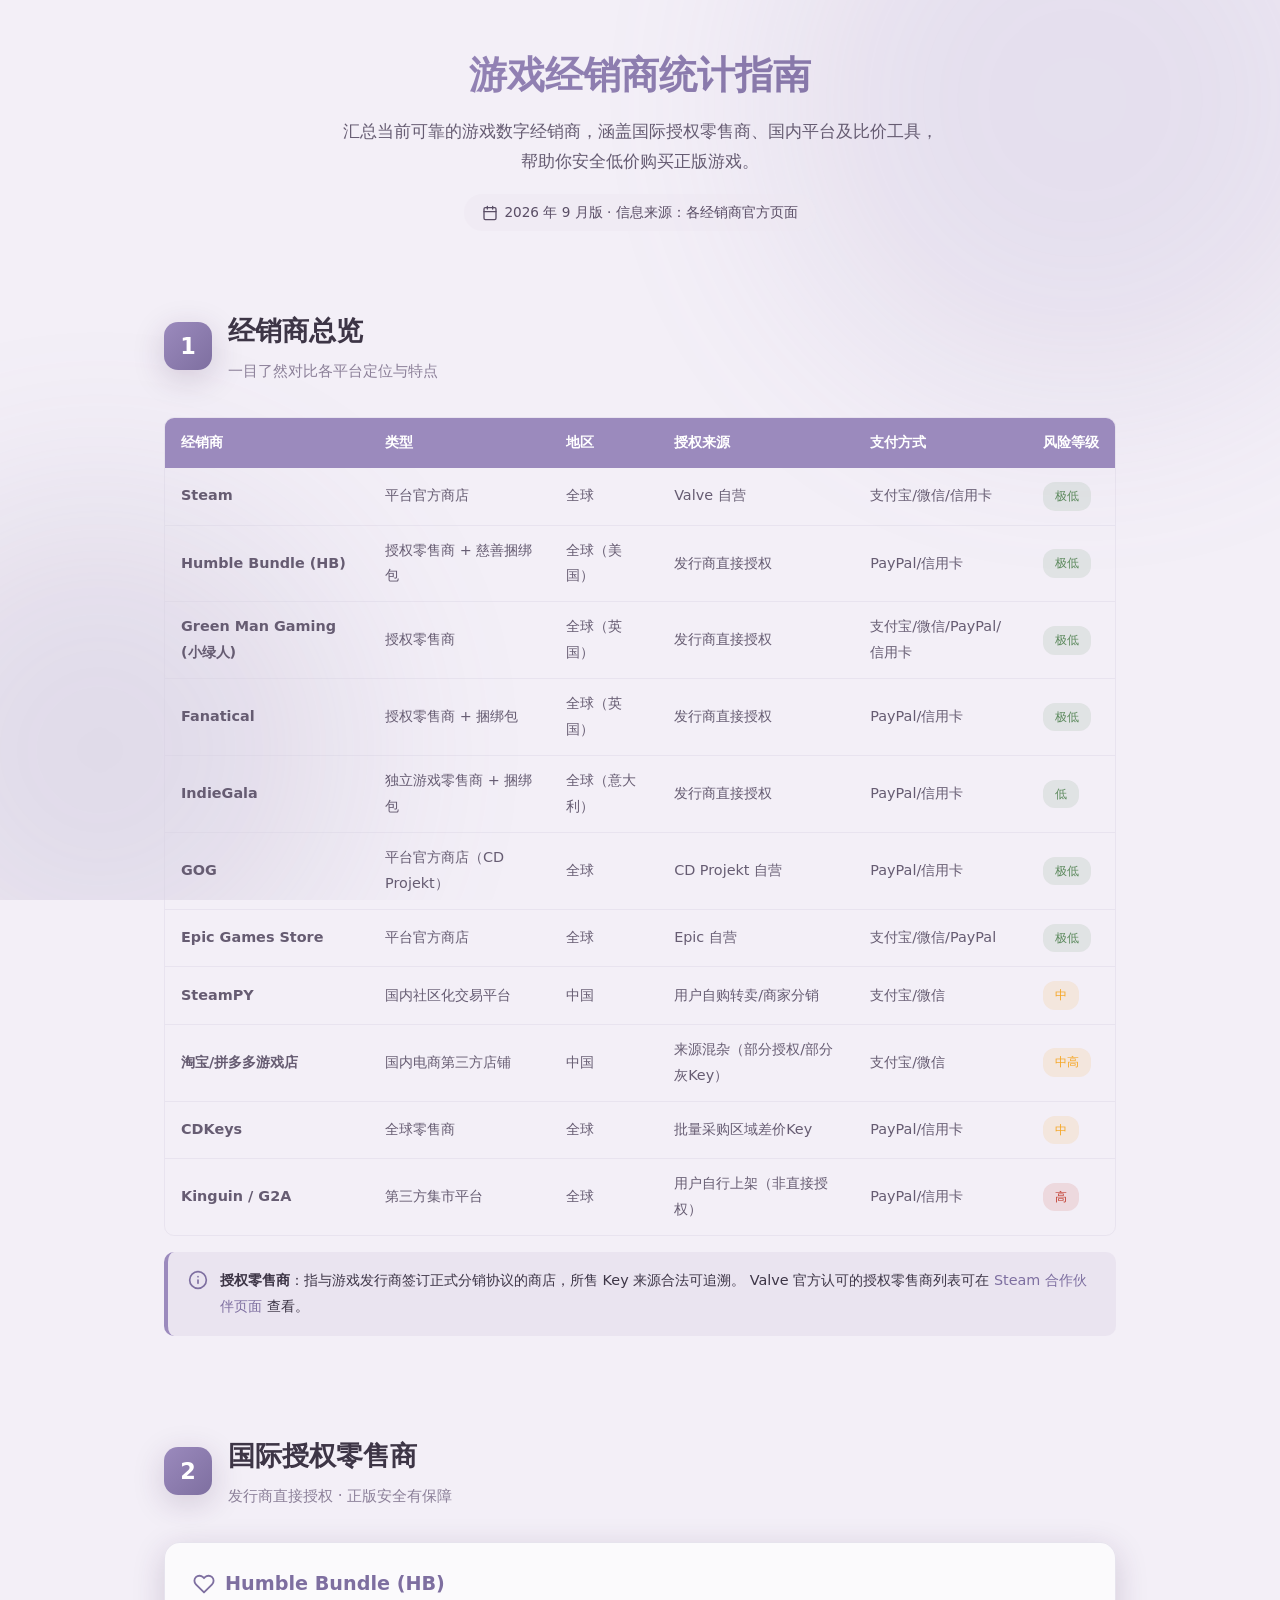
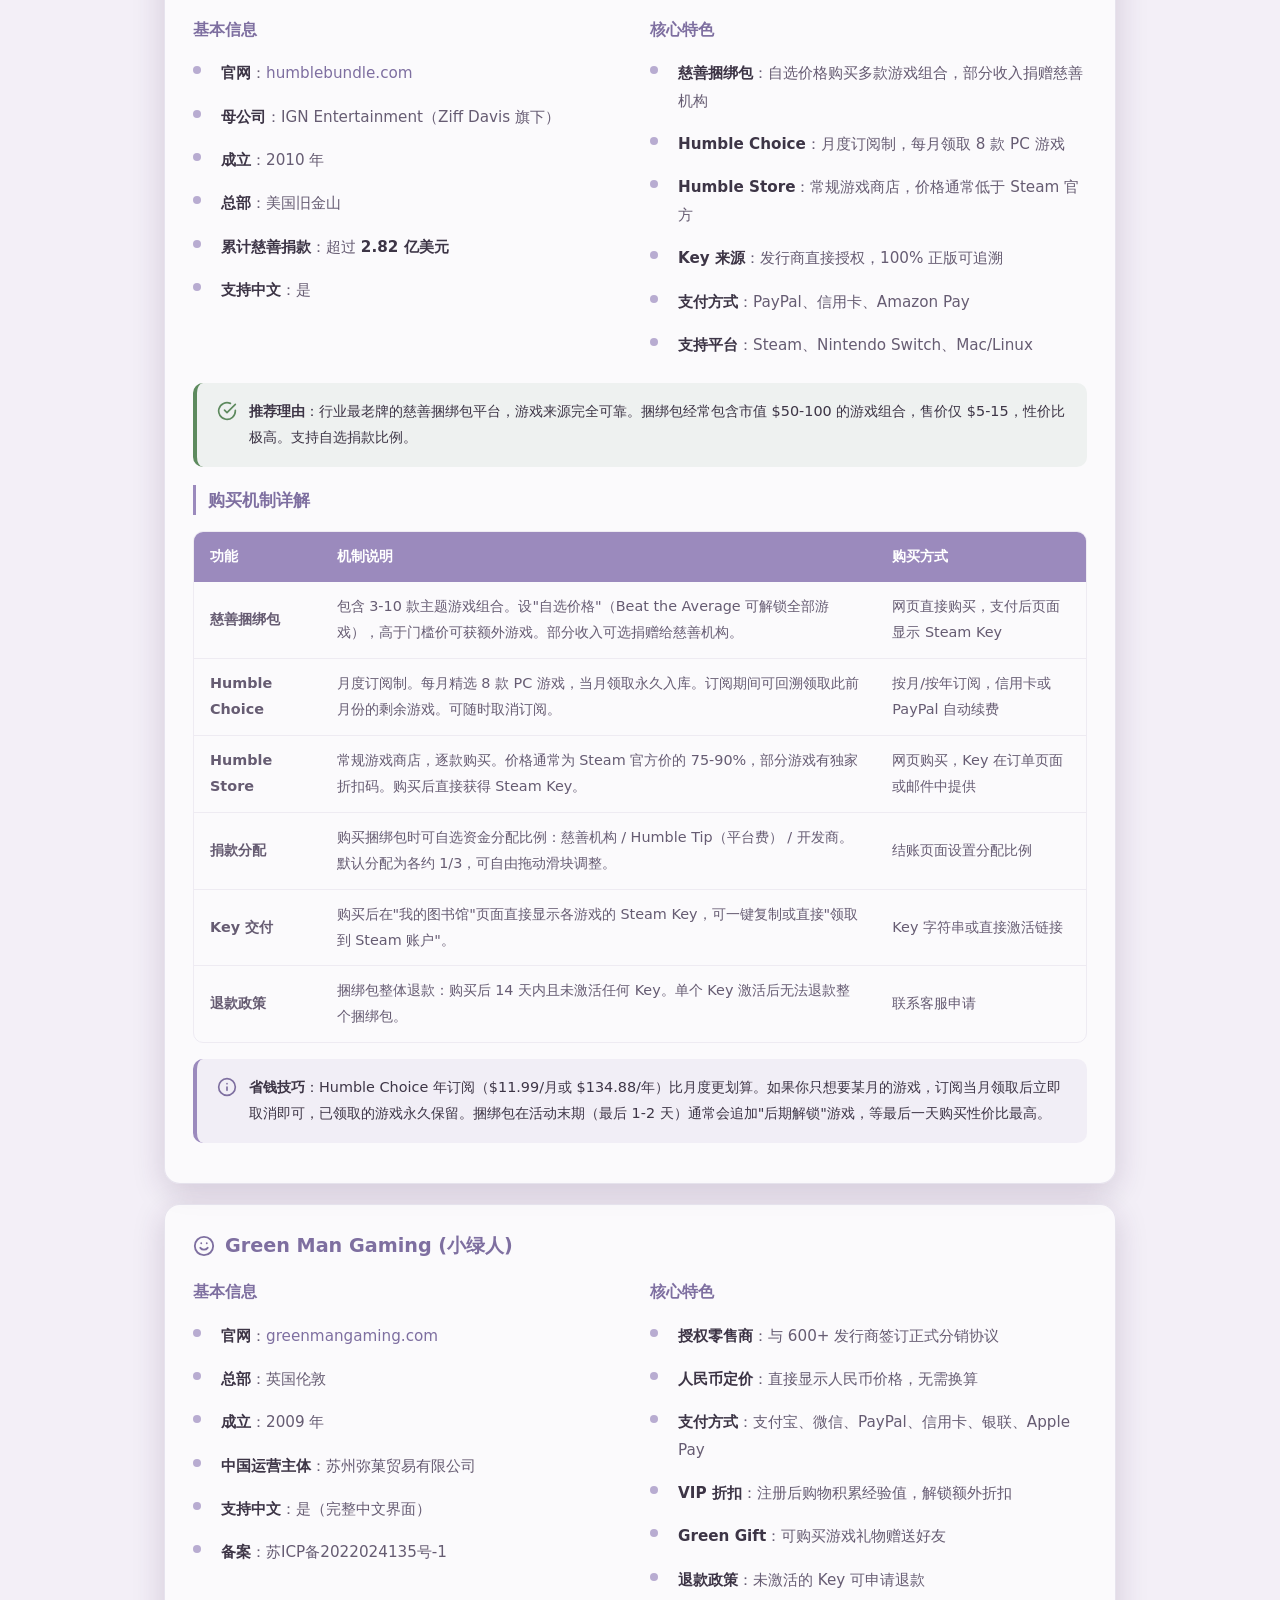
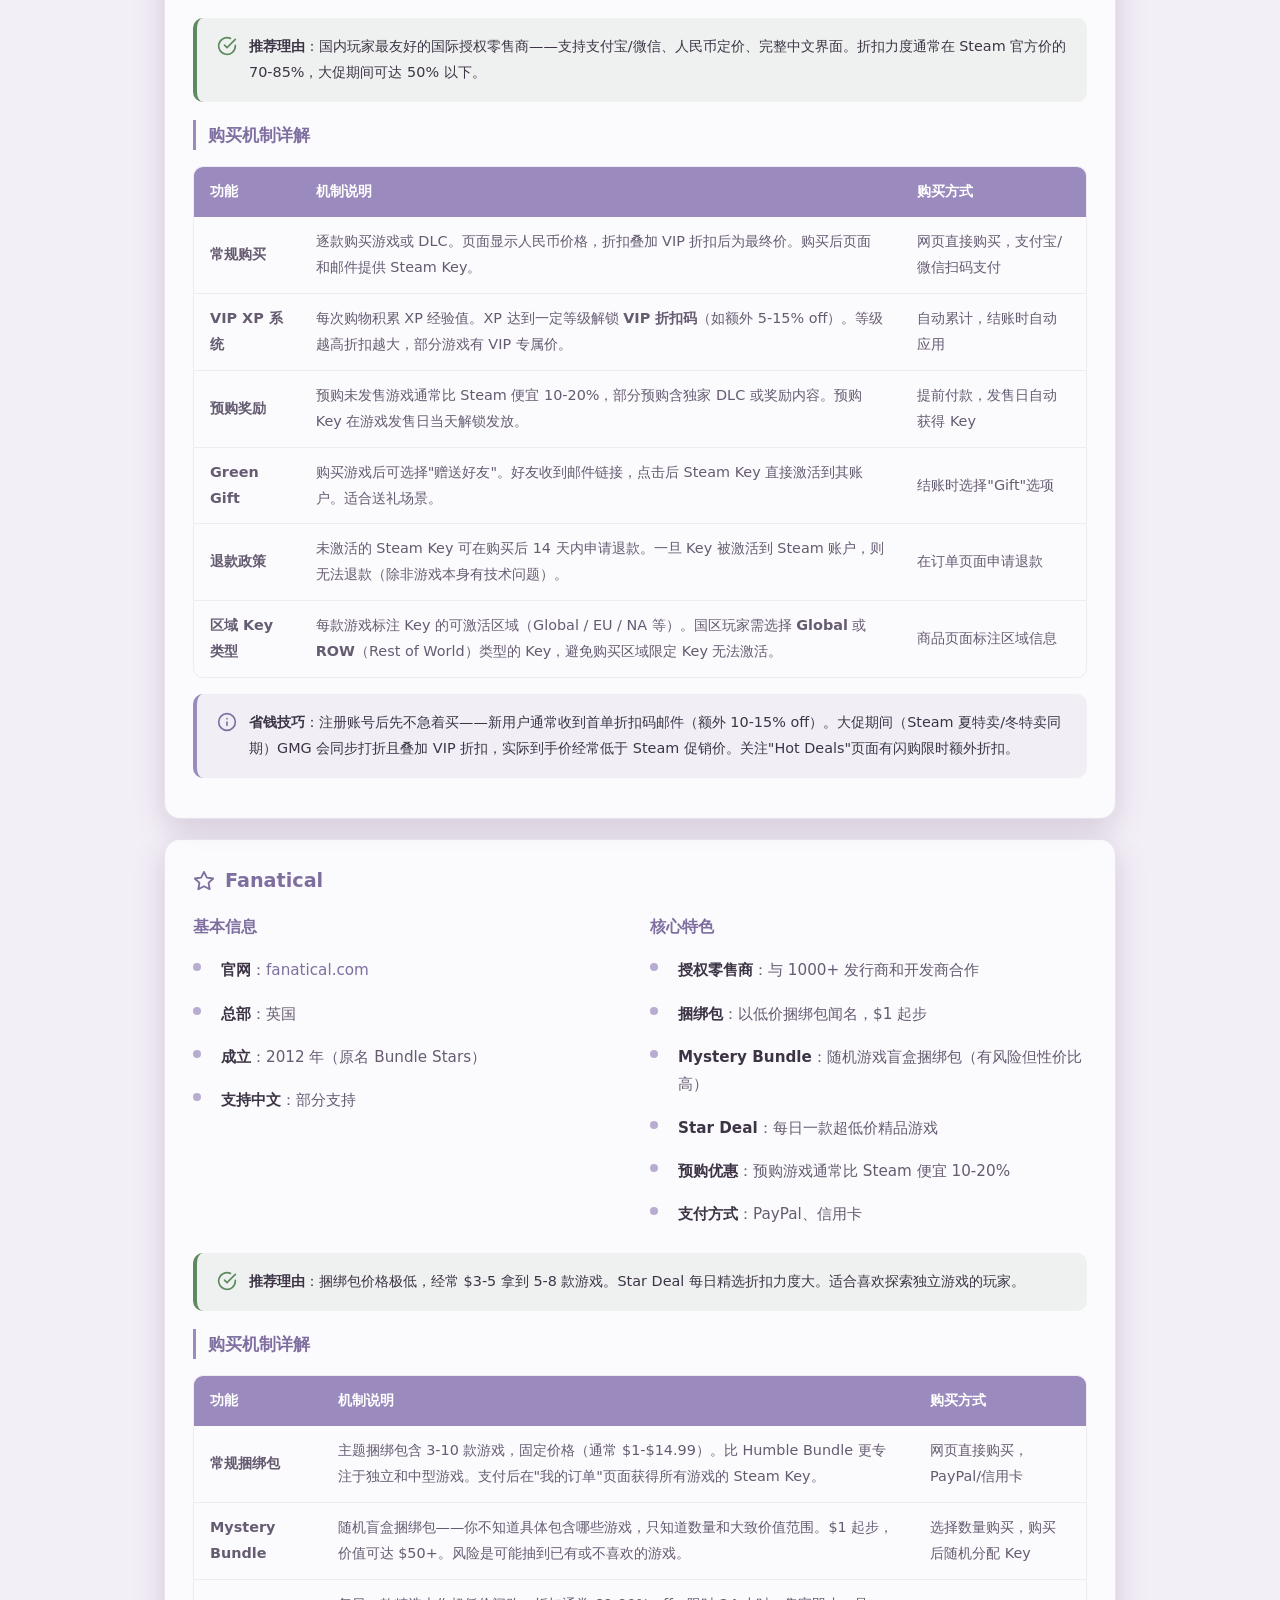
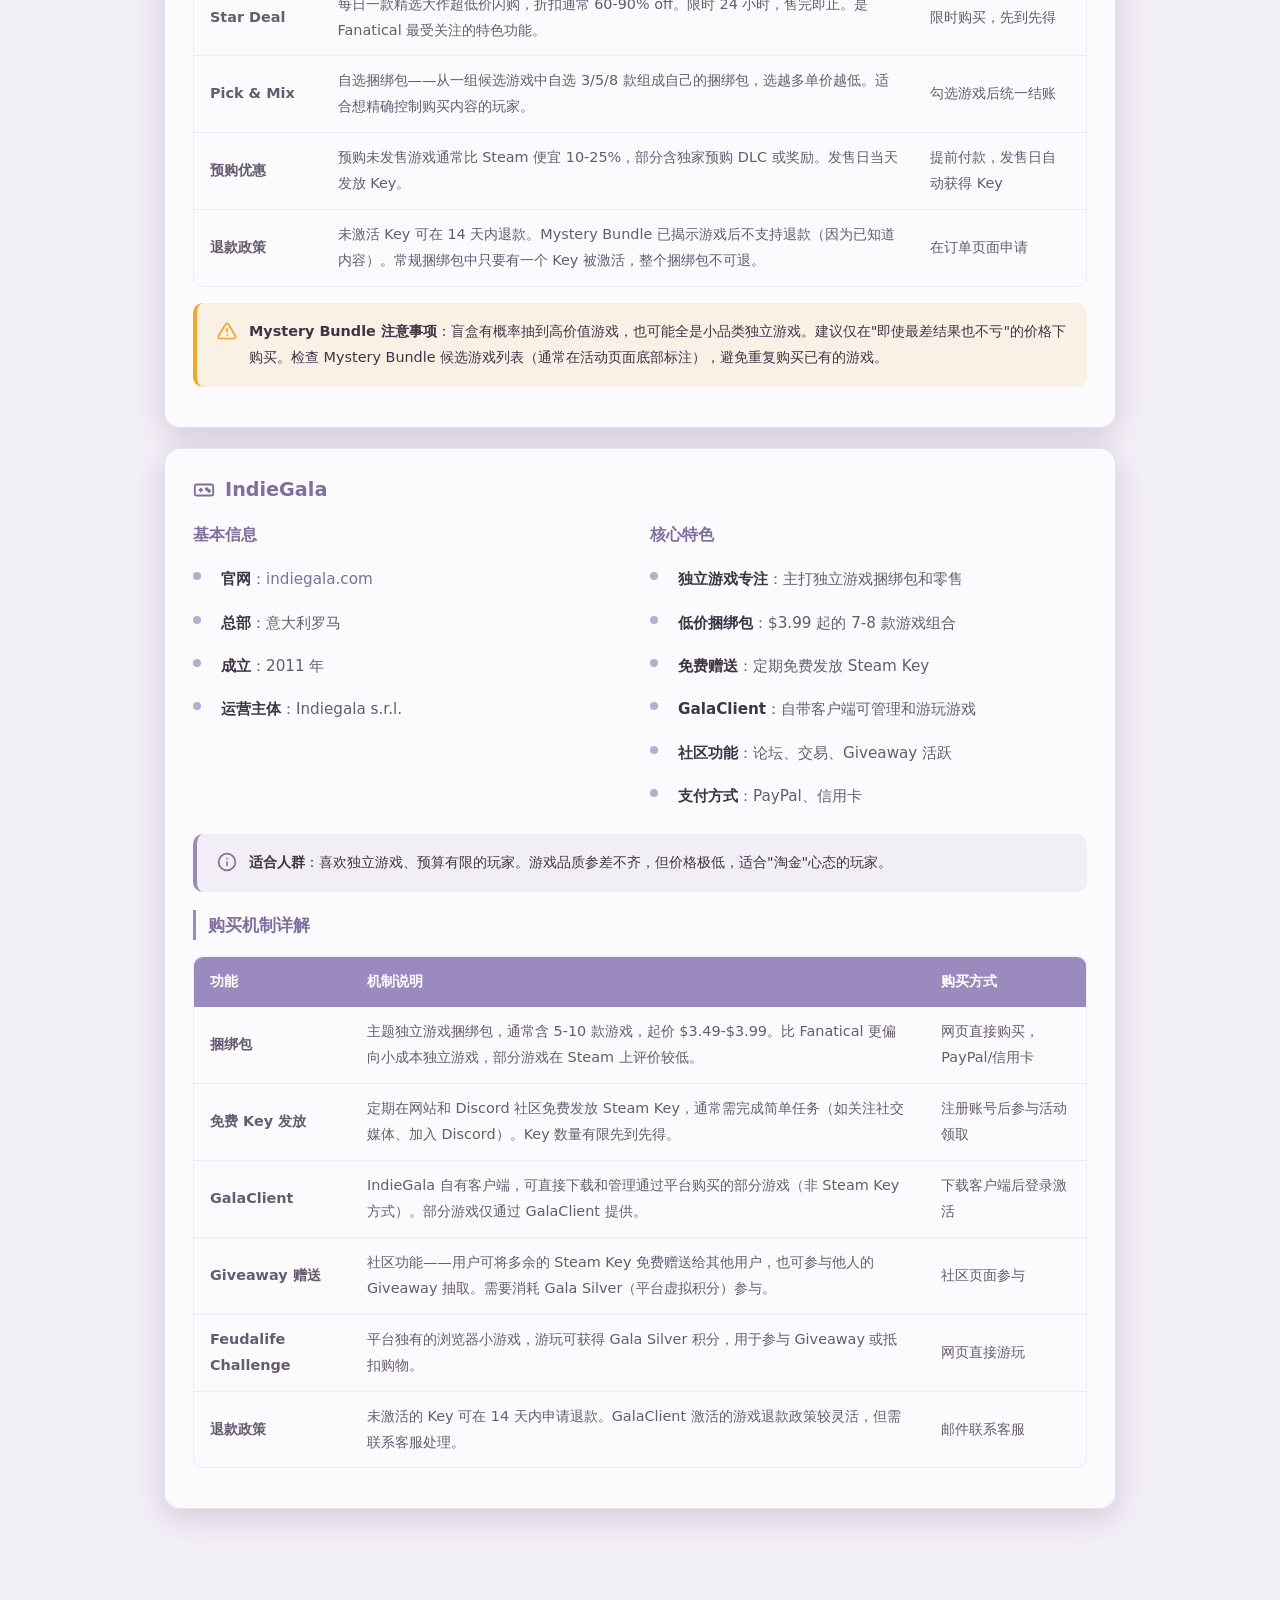
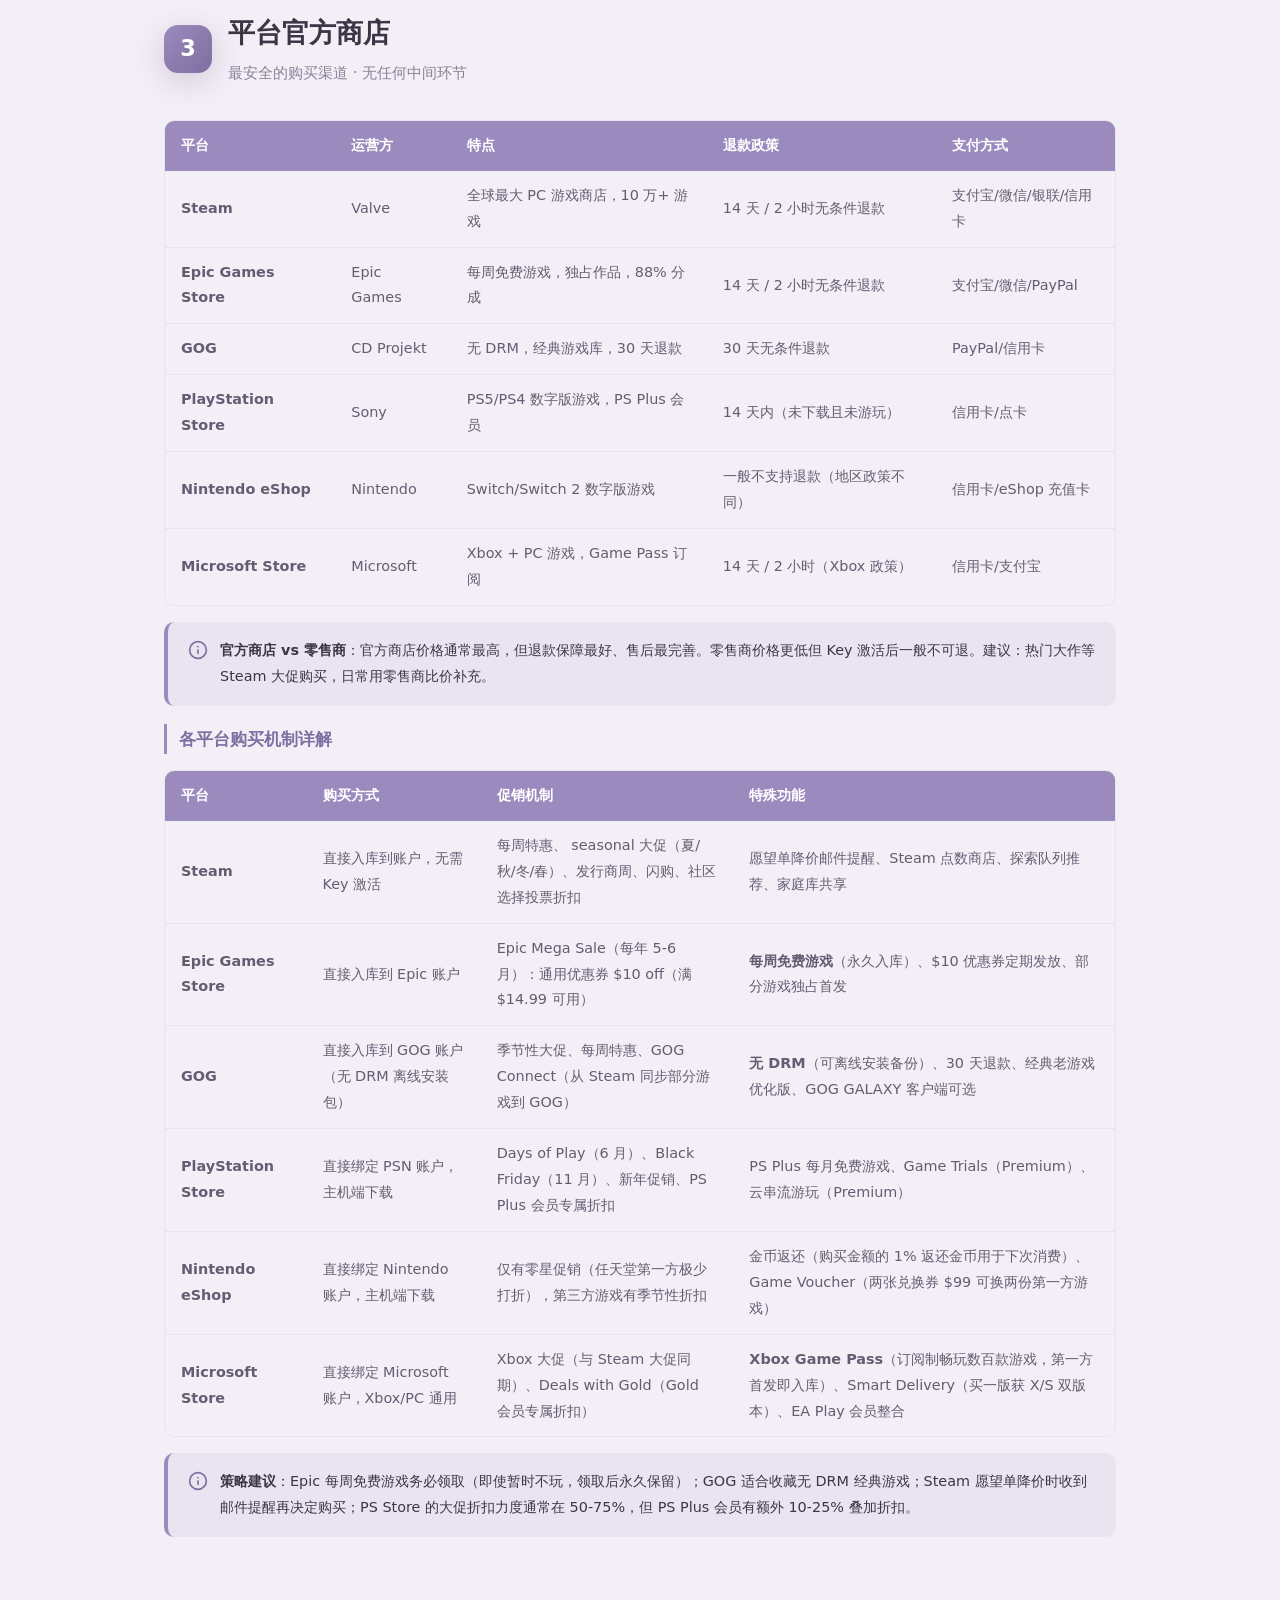
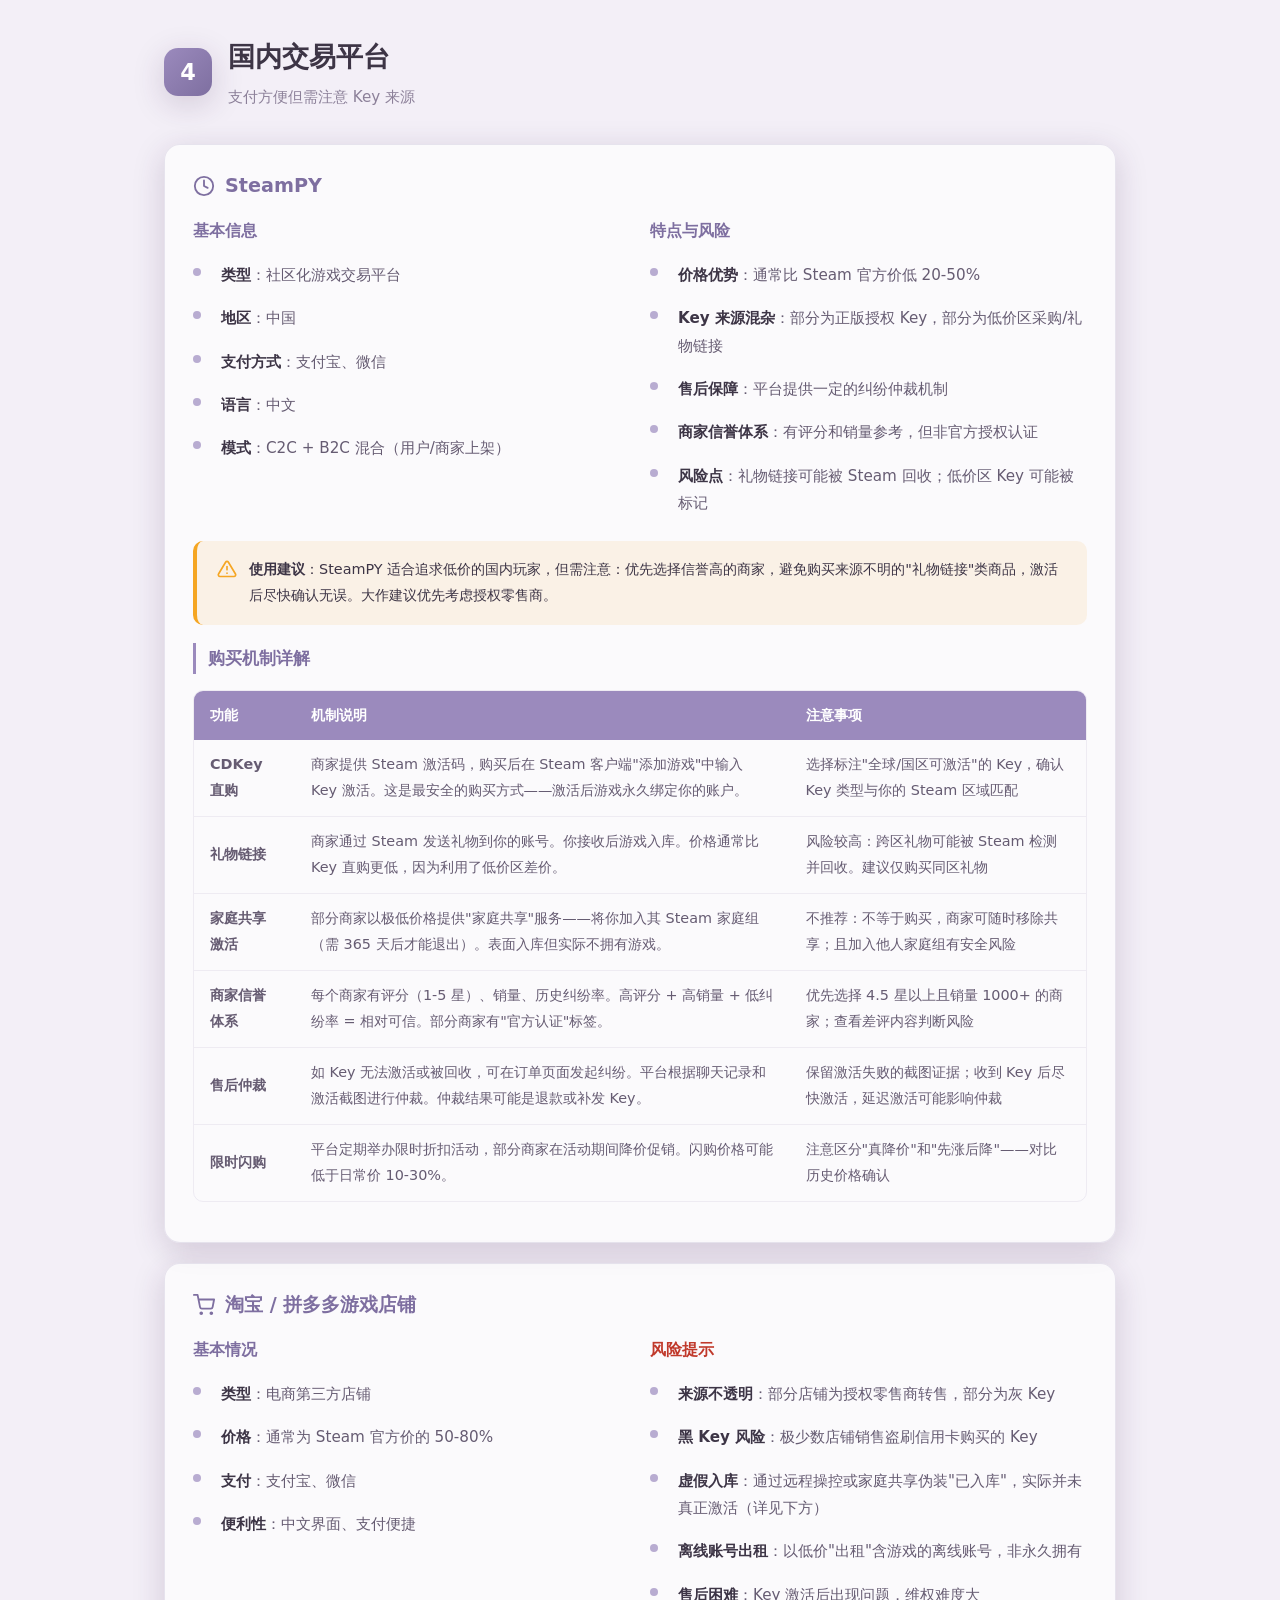
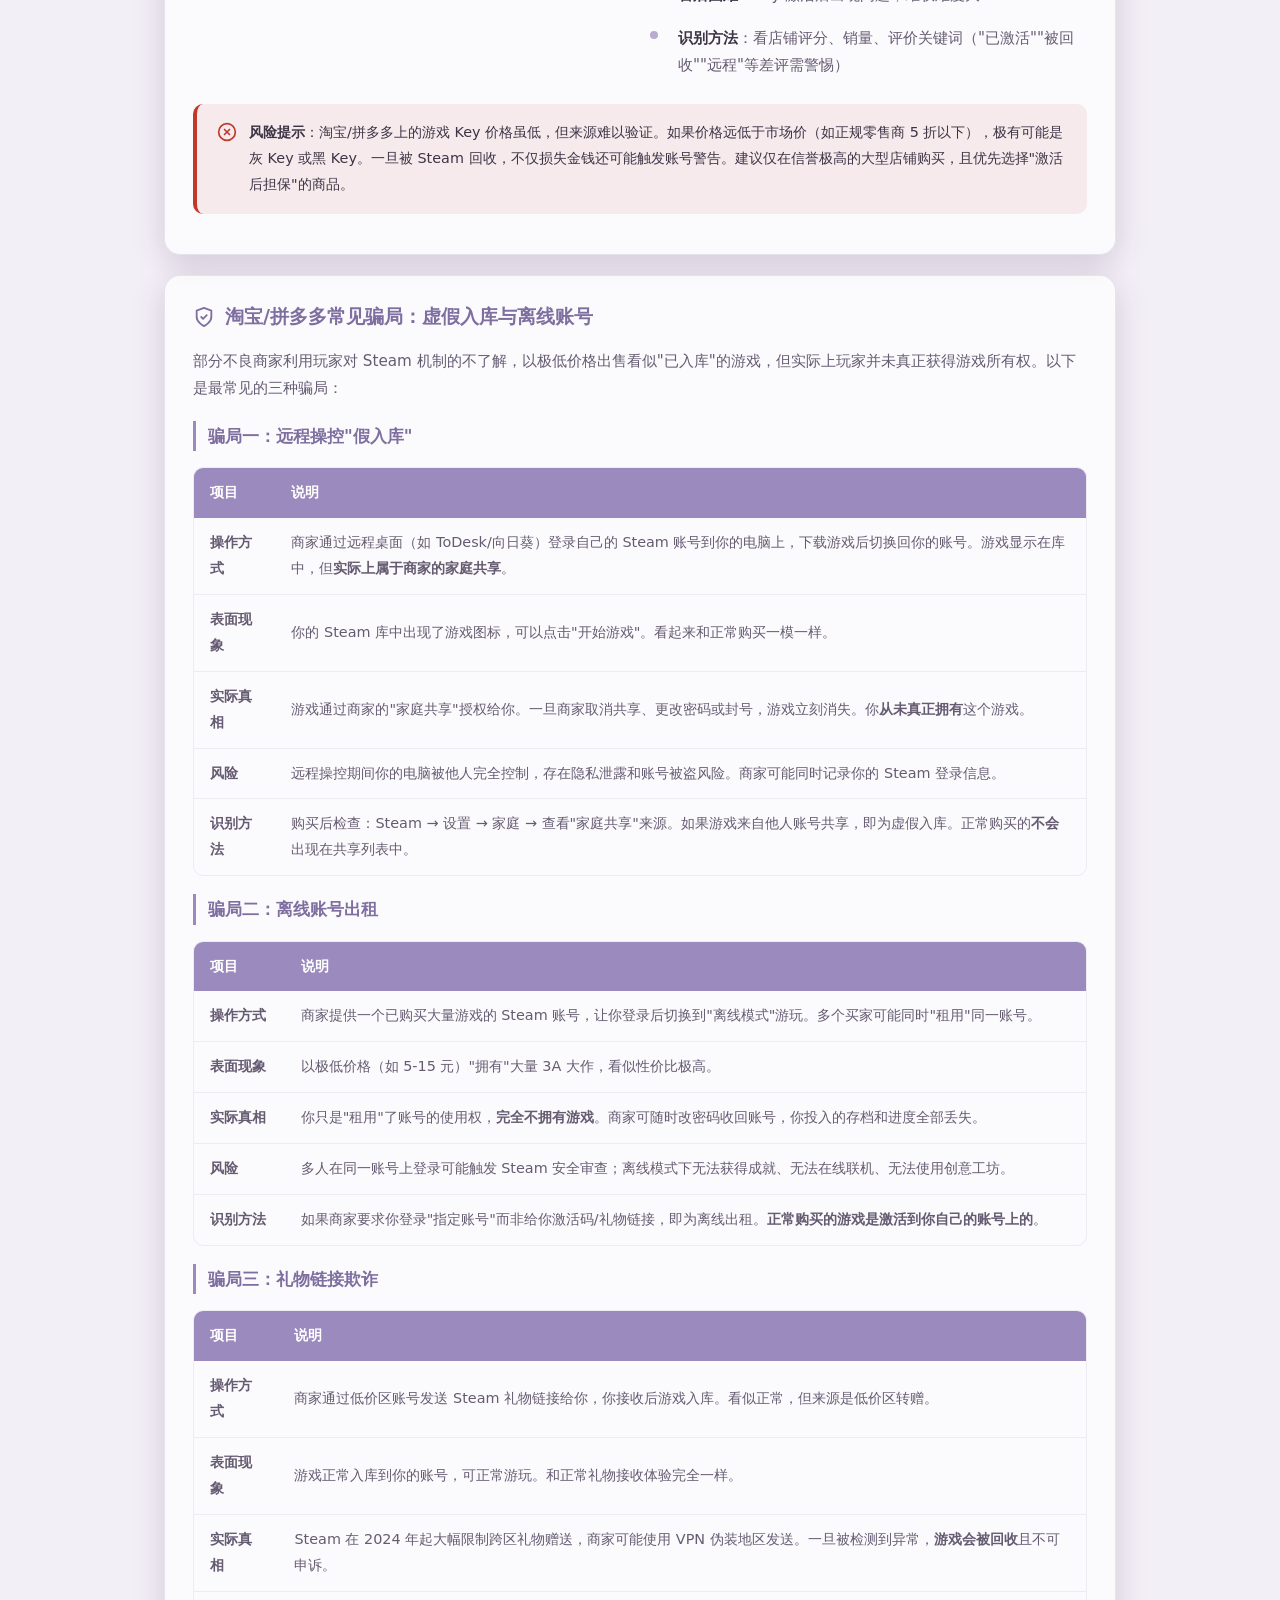
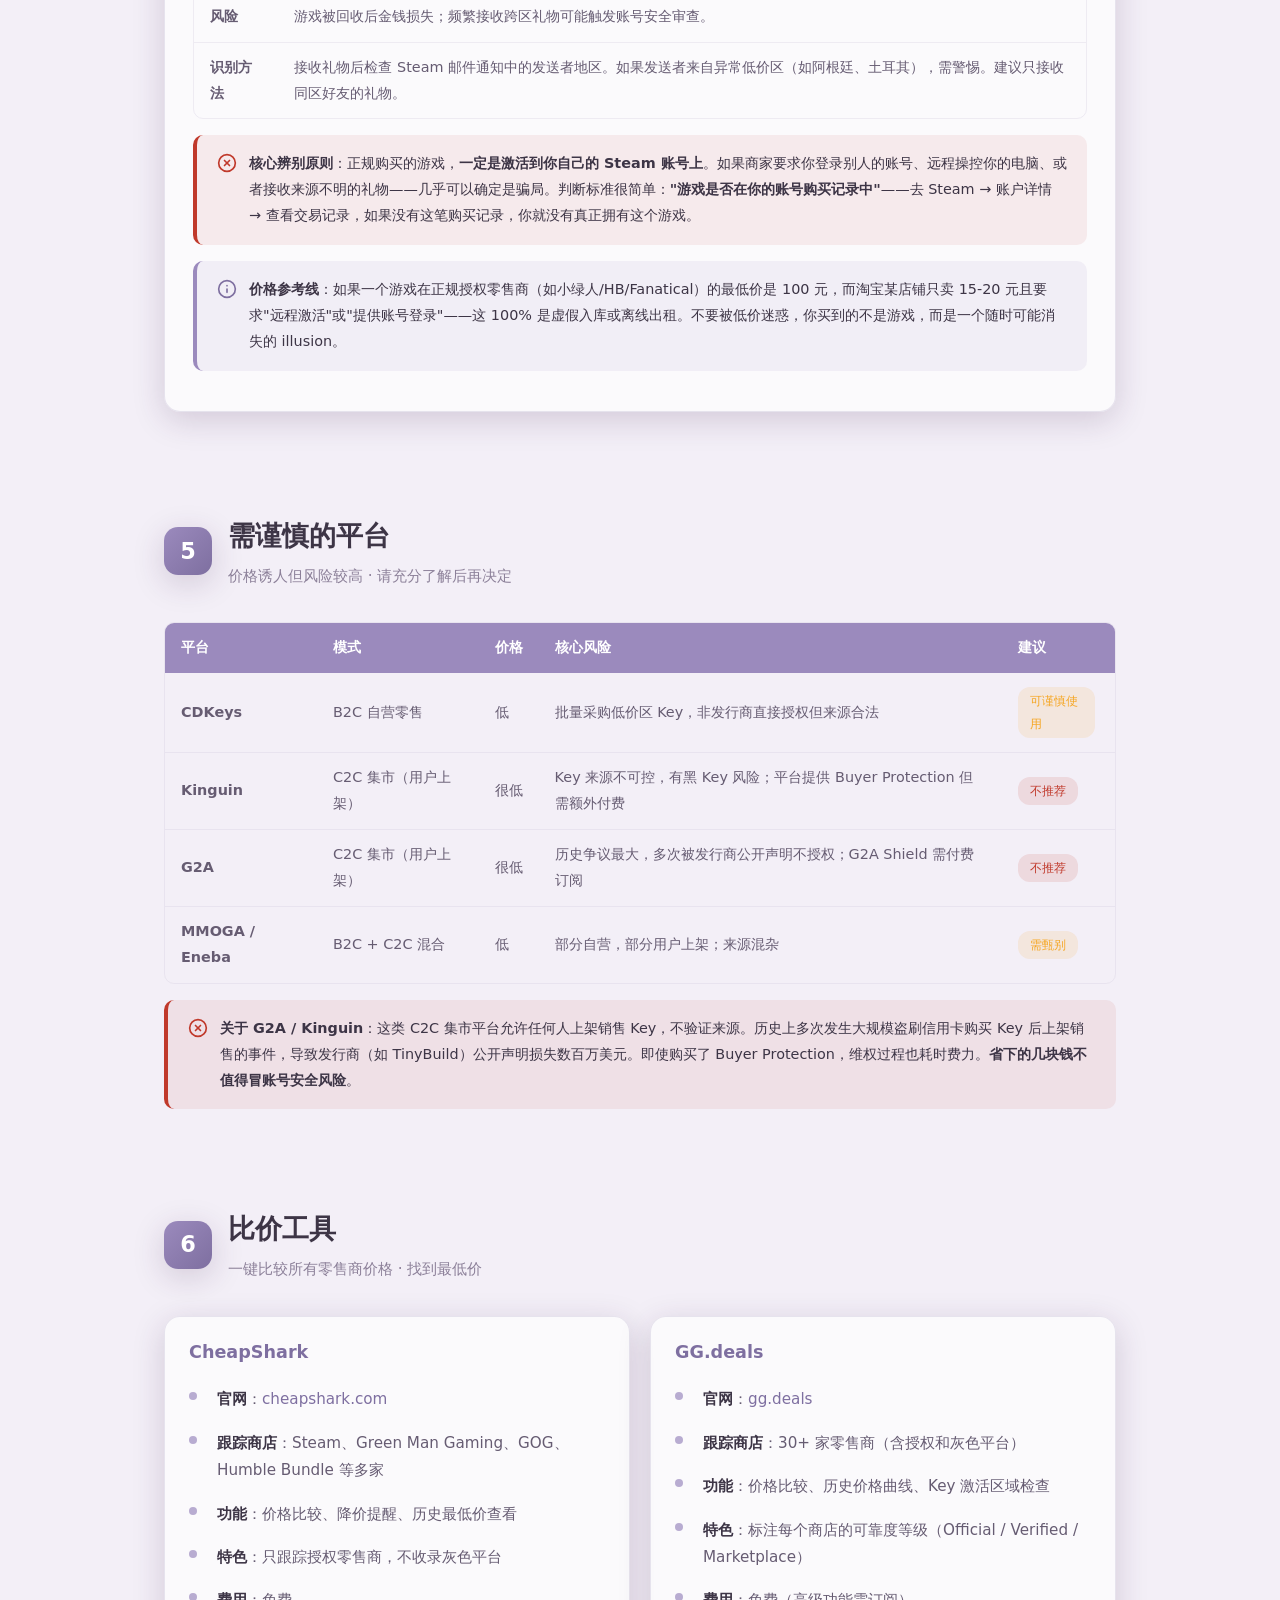
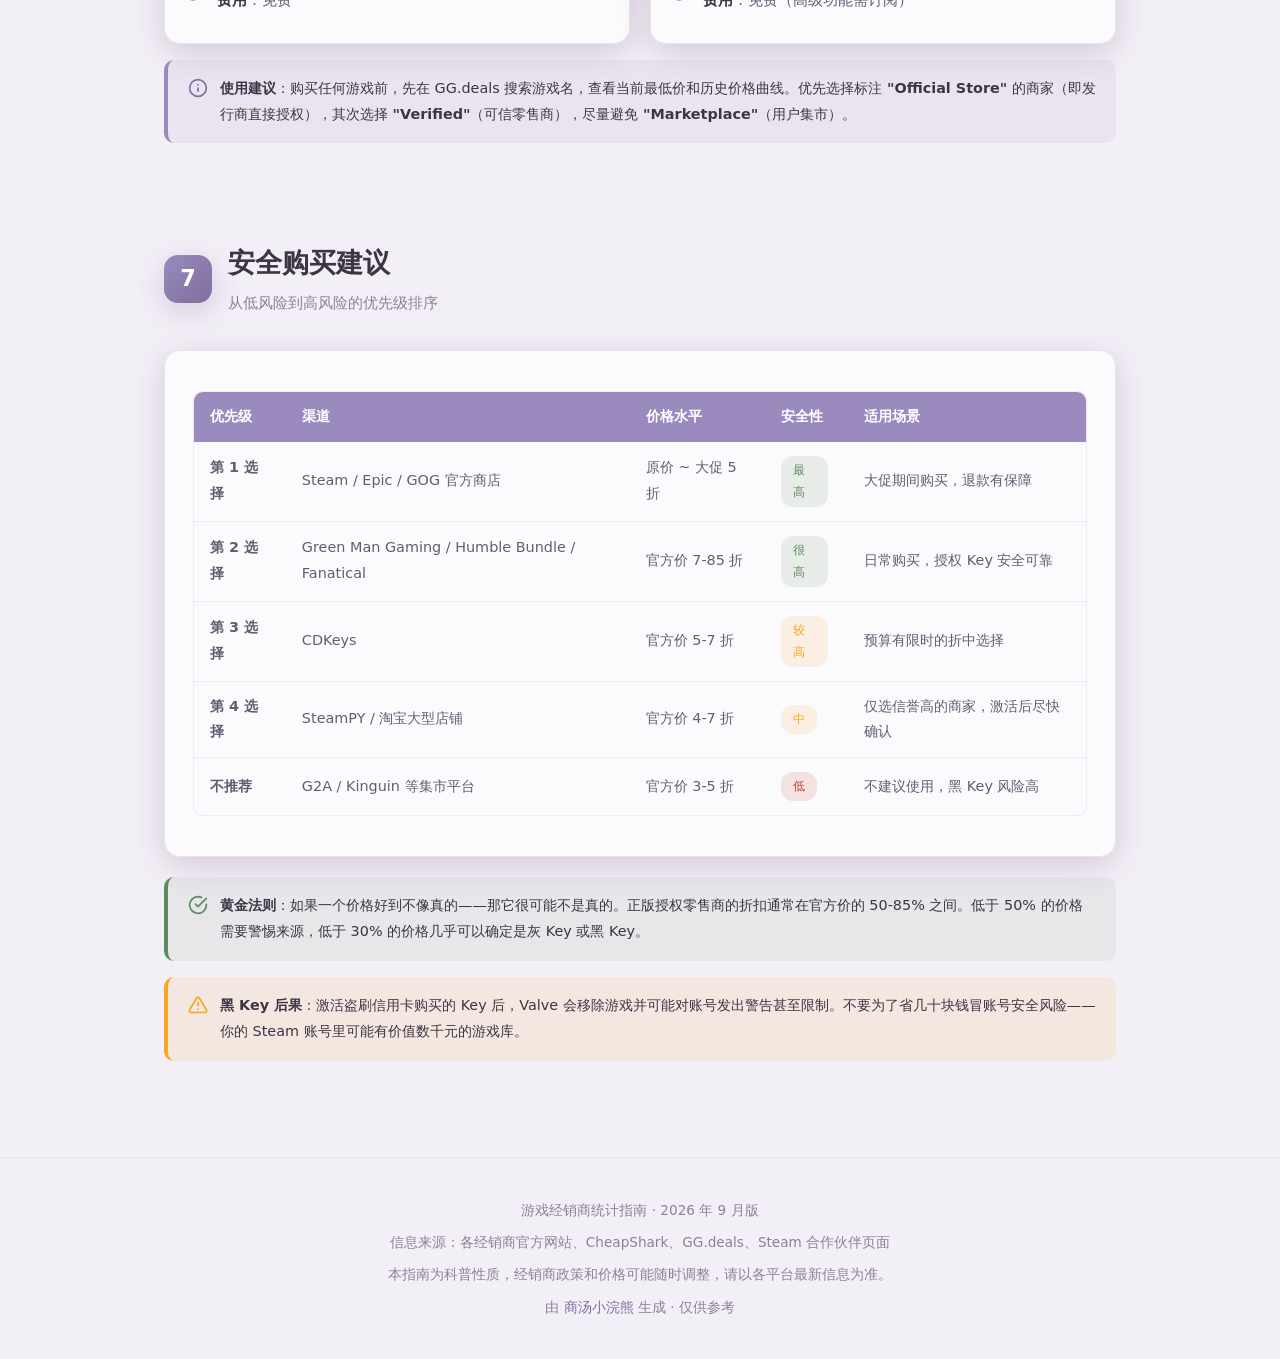
<file: game-retailers-guide.html>
<!DOCTYPE html>
<html lang="zh-CN">
<head>
<meta charset="UTF-8">
<meta name="viewport" content="width=device-width, initial-scale=1.0">
<title>游戏经销商统计指南 · 2026</title>
<script>
// 同步 index 网页的主题设置（读取 localStorage）
(function(){
  try{
    var s=localStorage.getItem('heroineGamesSettingsV2');
    if(s){var d=JSON.parse(s);var t=d.theme||'system';
      if(t==='system'){t=window.matchMedia('(prefers-color-scheme: dark)').matches?'dark':'light';}
      document.documentElement.setAttribute('data-theme',t);
    }
  }catch(e){}
})();
</script>
<style>
:root{
  --bg:#f3eff7;--text:#3d3546;--text2:#665c72;--text3:#8c8099;--border:rgba(213,207,224,.35);
  --accent:#9b8abd;--accent2:#7e6fa0;--tag-bg:rgba(237,231,242,.50);--tag-text:#5a4e66;
  --shadow:0 8px 32px rgba(60,30,80,.18);--shadow-lg:0 16px 64px rgba(60,30,80,.25);
  --radius:16px;--radius-sm:10px;--danger:#c0392b;--success:#5d8a5e;--gold:#f5a623;
  --card-bg:rgba(255,255,255,.65);--card-border:rgba(213,207,224,.55);
  --logo-gradient:linear-gradient(135deg,#9b8abd 0%,#7e6fa0 100%);
  --icon-size:20px;
}

/* ====== 深色模式：自动跟随系统 / 手动 data-theme ====== */
@media (prefers-color-scheme: dark){
  :root:not([data-theme="light"]){
    --bg:#1e1822;
    --text:#e2dae8;--text2:#b8a9c4;--text3:#8c7d9a;
    --border:rgba(69,60,78,.40);
    --accent:#b8a2d6;--accent2:#9e8abf;
    --tag-bg:rgba(54,47,62,.50);--tag-text:#c4b5d3;
    --shadow:0 8px 32px rgba(0,0,0,.35);--shadow-lg:0 16px 64px rgba(0,0,0,.50);
    --danger:#e74c3c;--success:#6a9b6c;--gold:#f5a623;
    --card-bg:rgba(42,35,48,.72);--card-border:rgba(69,60,78,.50);
    --logo-gradient:linear-gradient(135deg,#b8a2d6 0%,#9e8abf 100%);
    --accent-light:rgba(184,162,214,.15);
  }
}
[data-theme="dark"]{
  --bg:#1e1822;
  --text:#e2dae8;--text2:#b8a9c4;--text3:#8c7d9a;
  --border:rgba(69,60,78,.40);
  --accent:#b8a2d6;--accent2:#9e8abf;
  --tag-bg:rgba(54,47,62,.50);--tag-text:#c4b5d3;
  --shadow:0 8px 32px rgba(0,0,0,.35);--shadow-lg:0 16px 64px rgba(0,0,0,.50);
  --danger:#e74c3c;--success:#6a9b6c;--gold:#f5a623;
  --card-bg:rgba(42,35,48,.72);--card-border:rgba(69,60,78,.50);
  --logo-gradient:linear-gradient(135deg,#b8a2d6 0%,#9e8abf 100%);
  --accent-light:rgba(184,162,214,.15);
}
[data-theme="dark"] .bg-glow{opacity:.08}
[data-theme="dark"] .tip-info{background:rgba(184,162,214,.08)}
[data-theme="dark"] .tip-info .svg-icon{stroke:var(--accent)}
[data-theme="dark"] .tip-warn{background:rgba(245,166,35,.08)}
[data-theme="dark"] .tip-danger{background:rgba(231,76,60,.07)}
[data-theme="dark"] .tip-success{background:rgba(106,155,108,.07)}
[data-theme="dark"] tr:hover td{background:rgba(184,162,214,.05)}
[data-theme="dark"] .svg-icon{stroke:var(--accent)}
@media (prefers-color-scheme: dark){
  :root:not([data-theme="light"]) .bg-glow{opacity:.08}
  :root:not([data-theme="light"]) .tip-info{background:rgba(184,162,214,.08)}
  :root:not([data-theme="light"]) .tip-info .svg-icon{stroke:var(--accent)}
  :root:not([data-theme="light"]) .tip-warn{background:rgba(245,166,35,.08)}
  :root:not([data-theme="light"]) .tip-danger{background:rgba(231,76,60,.07)}
  :root:not([data-theme="light"]) .tip-success{background:rgba(106,155,108,.07)}
  :root:not([data-theme="light"]) tr:hover td{background:rgba(184,162,214,.05)}
  :root:not([data-theme="light"]) .svg-icon{stroke:var(--accent)}
}
*{margin:0;padding:0;box-sizing:border-box}
html{scroll-behavior:smooth}
body{font-family:'Segoe UI','PingFang SC','Microsoft YaHei',system-ui,sans-serif;background:var(--bg);color:var(--text);line-height:1.8;overflow-x:hidden;-webkit-text-size-adjust:100%}
a{color:var(--accent2);text-decoration:none}
a:hover{text-decoration:underline}

.bg-glow-container{position:fixed;top:0;left:0;width:100%;height:100%;z-index:-1;pointer-events:none;overflow:hidden}
.bg-glow{position:absolute;border-radius:50%;filter:blur(100px);opacity:.15}
.bg-glow.g1{width:600px;height:600px;background:#9b8abd;top:-200px;right:-100px}
.bg-glow.g2{width:500px;height:500px;background:#7e6fa0;bottom:-100px;left:-150px}

.svg-icon{width:var(--icon-size);height:var(--icon-size);stroke:var(--accent2);stroke-width:2;fill:none;stroke-linecap:round;stroke-linejoin:round;flex-shrink:0;vertical-align:middle}

.hero{text-align:center;padding:50px 24px 36px;max-width:900px;margin:0 auto}
.hero h1{font-size:2.4rem;font-weight:800;background:var(--logo-gradient);-webkit-background-clip:text;-webkit-text-fill-color:transparent;background-clip:text;margin-bottom:16px;line-height:1.3}
.hero p{font-size:1.05rem;color:var(--text2);max-width:600px;margin:0 auto}
.hero-badge{display:inline-flex;align-items:center;gap:6px;margin-top:18px;padding:6px 18px;border-radius:20px;background:var(--tag-bg);color:var(--tag-text);font-size:.85rem;font-weight:500}
.hero-badge .svg-icon{width:16px;height:16px;stroke:var(--tag-text)}

.section{max-width:1000px;margin:0 auto;padding:40px 24px}
.section-header{display:flex;align-items:center;gap:16px;margin-bottom:32px}
.section-num{width:48px;height:48px;border-radius:14px;background:var(--logo-gradient);color:#fff;display:flex;align-items:center;justify-content:center;font-size:1.4rem;font-weight:700;flex-shrink:0;box-shadow:var(--shadow)}
.section-title{font-size:1.7rem;font-weight:700;color:var(--text)}
.section-subtitle{font-size:.95rem;color:var(--text3);margin-top:2px}

.card{background:var(--card-bg);border:1px solid var(--card-border);border-radius:var(--radius);padding:24px 28px;margin-bottom:20px;box-shadow:var(--shadow);transition:transform .2s,box-shadow .2s}
.card:hover{transform:translateY(-2px);box-shadow:var(--shadow-lg)}
.card-title{font-size:1.2rem;font-weight:700;color:var(--accent2);margin-bottom:14px;display:flex;align-items:center;gap:10px}
.card-title .svg-icon{width:22px;height:22px;flex-shrink:0}

.sub-title{font-size:1.05rem;font-weight:600;color:var(--accent2);margin:18px 0 10px;padding-left:12px;border-left:3px solid var(--accent)}

.feature-list{list-style:none;padding:0}
.feature-list li{padding:8px 0 8px 28px;position:relative;color:var(--text2);font-size:.95rem}
.feature-list li::before{content:'';position:absolute;left:0;top:14px;width:8px;height:8px;border-radius:50%;background:var(--accent);opacity:.7}
.feature-list li strong{color:var(--text);font-weight:600}

.table-wrap{overflow-x:auto;margin:16px 0;border-radius:var(--radius-sm);border:1px solid var(--border);-webkit-overflow-scrolling:touch}
table{width:100%;border-collapse:collapse;font-size:.9rem;min-width:600px}
th{background:var(--accent);color:#fff;padding:12px 16px;text-align:left;font-weight:600;white-space:nowrap}
td{padding:12px 16px;border-bottom:1px solid var(--border);color:var(--text2)}
tr:last-child td{border-bottom:none}
tr:hover td{background:rgba(155,138,189,.06)}

.tag{display:inline-block;padding:3px 12px;border-radius:12px;font-size:.78rem;font-weight:500;margin:2px 4px 2px 0}
.tag-purple{background:var(--accent);color:#fff}
.tag-light{background:var(--tag-bg);color:var(--tag-text)}
.tag-danger{background:rgba(192,57,43,.12);color:var(--danger)}
.tag-success{background:rgba(93,138,94,.12);color:var(--success)}
.tag-gold{background:rgba(245,166,35,.12);color:var(--gold)}

.tip-box{border-radius:var(--radius-sm);padding:16px 20px;margin:16px 0;font-size:.9rem;display:flex;gap:12px;align-items:flex-start}
.tip-box .tip-icon{flex-shrink:0;width:20px;height:20px;display:flex;align-items:center;justify-content:center;margin-top:2px}
.tip-box .tip-icon .svg-icon{width:20px;height:20px}
.tip-info{background:rgba(155,138,189,.1);border-left:4px solid var(--accent)}
.tip-info .svg-icon{stroke:var(--accent2)}
.tip-warn{background:rgba(245,166,35,.1);border-left:4px solid var(--gold)}
.tip-warn .svg-icon{stroke:var(--gold)}
.tip-danger{background:rgba(192,57,43,.08);border-left:4px solid var(--danger)}
.tip-danger .svg-icon{stroke:var(--danger)}
.tip-success{background:rgba(93,138,94,.08);border-left:4px solid var(--success)}
.tip-success .svg-icon{stroke:var(--success)}
.tip-box strong{color:var(--text)}

.grid-2{display:grid;grid-template-columns:1fr 1fr;gap:20px}
.grid-3{display:grid;grid-template-columns:repeat(3,1fr);gap:20px}

.compare-card{background:var(--card-bg);border:1px solid var(--card-border);border-radius:var(--radius);padding:20px 24px;box-shadow:var(--shadow)}
.compare-card h4{font-size:1.1rem;font-weight:700;margin-bottom:10px;color:var(--accent2)}

.footer{text-align:center;padding:40px 24px;color:var(--text3);font-size:.85rem;border-top:1px solid var(--border);margin-top:40px}
.footer a{color:var(--accent2)}

.hl{background:rgba(155,138,189,.15);padding:2px 6px;border-radius:4px;font-weight:600;color:var(--accent2)}

@media(max-width:768px){
  :root{--icon-size:18px}
  .hero{padding:32px 16px 24px}
  .hero h1{font-size:1.6rem}
  .hero p{font-size:.95rem}
  .section{padding:28px 14px}
  .section-header{gap:10px;margin-bottom:22px;flex-wrap:wrap}
  .section-num{width:38px;height:38px;font-size:1.1rem;border-radius:11px}
  .section-title{font-size:1.3rem}
  .section-subtitle{font-size:.85rem}
  .card{padding:18px 16px;margin-bottom:14px}
  .card-title{font-size:1.05rem;gap:8px}
  .feature-list li{font-size:.88rem;padding:6px 0 6px 22px}
  .grid-2,.grid-3{grid-template-columns:1fr}
  .tip-box{padding:14px 14px;font-size:.85rem;gap:10px}
  table{font-size:.8rem;min-width:400px}
  th,td{padding:10px 12px}
  .compare-card{padding:16px 14px}
}
@media(max-width:480px){
  .hero h1{font-size:1.35rem}
  .section-title{font-size:1.15rem}
  table{font-size:.74rem;min-width:320px}
  th,td{padding:8px 10px}
  .tag{font-size:.72rem;padding:2px 10px}
}
</style>
</head>
<body>
<div class="bg-glow-container"><div class="bg-glow g1"></div><div class="bg-glow g2"></div></div>

<!-- Hero -->
<div class="hero">
  <h1>游戏经销商统计指南</h1>
  <p>汇总当前可靠的游戏数字经销商，涵盖国际授权零售商、国内平台及比价工具，帮助你安全低价购买正版游戏。</p>
  <div class="hero-badge">
    <svg class="svg-icon" viewBox="0 0 24 24"><rect x="3" y="4" width="18" height="18" rx="2"/><path d="M16 2v4M8 2v4M3 10h18"/></svg>
    2026 年 9 月版 · 信息来源：各经销商官方页面
  </div>
</div>

<!-- 总览表 -->
<div class="section">
  <div class="section-header">
    <div class="section-num">1</div>
    <div>
      <div class="section-title">经销商总览</div>
      <div class="section-subtitle">一目了然对比各平台定位与特点</div>
    </div>
  </div>

  <div class="table-wrap">
    <table>
      <thead>
        <tr><th>经销商</th><th>类型</th><th>地区</th><th>授权来源</th><th>支付方式</th><th>风险等级</th></tr>
      </thead>
      <tbody>
        <tr><td><strong>Steam</strong></td><td>平台官方商店</td><td>全球</td><td>Valve 自营</td><td>支付宝/微信/信用卡</td><td><span class="tag tag-success">极低</span></td></tr>
        <tr><td><strong>Humble Bundle (HB)</strong></td><td>授权零售商 + 慈善捆绑包</td><td>全球（美国）</td><td>发行商直接授权</td><td>PayPal/信用卡</td><td><span class="tag tag-success">极低</span></td></tr>
        <tr><td><strong>Green Man Gaming (小绿人)</strong></td><td>授权零售商</td><td>全球（英国）</td><td>发行商直接授权</td><td>支付宝/微信/PayPal/信用卡</td><td><span class="tag tag-success">极低</span></td></tr>
        <tr><td><strong>Fanatical</strong></td><td>授权零售商 + 捆绑包</td><td>全球（英国）</td><td>发行商直接授权</td><td>PayPal/信用卡</td><td><span class="tag tag-success">极低</span></td></tr>
        <tr><td><strong>IndieGala</strong></td><td>独立游戏零售商 + 捆绑包</td><td>全球（意大利）</td><td>发行商直接授权</td><td>PayPal/信用卡</td><td><span class="tag tag-success">低</span></td></tr>
        <tr><td><strong>GOG</strong></td><td>平台官方商店（CD Projekt）</td><td>全球</td><td>CD Projekt 自营</td><td>PayPal/信用卡</td><td><span class="tag tag-success">极低</span></td></tr>
        <tr><td><strong>Epic Games Store</strong></td><td>平台官方商店</td><td>全球</td><td>Epic 自营</td><td>支付宝/微信/PayPal</td><td><span class="tag tag-success">极低</span></td></tr>
        <tr><td><strong>SteamPY</strong></td><td>国内社区化交易平台</td><td>中国</td><td>用户自购转卖/商家分销</td><td>支付宝/微信</td><td><span class="tag tag-gold">中</span></td></tr>
        <tr><td><strong>淘宝/拼多多游戏店</strong></td><td>国内电商第三方店铺</td><td>中国</td><td>来源混杂（部分授权/部分灰Key）</td><td>支付宝/微信</td><td><span class="tag tag-gold">中高</span></td></tr>
        <tr><td><strong>CDKeys</strong></td><td>全球零售商</td><td>全球</td><td>批量采购区域差价Key</td><td>PayPal/信用卡</td><td><span class="tag tag-gold">中</span></td></tr>
        <tr><td><strong>Kinguin / G2A</strong></td><td>第三方集市平台</td><td>全球</td><td>用户自行上架（非直接授权）</td><td>PayPal/信用卡</td><td><span class="tag tag-danger">高</span></td></tr>
      </tbody>
    </table>
  </div>

  <div class="tip-box tip-info">
    <span class="tip-icon"><svg class="svg-icon" viewBox="0 0 24 24"><circle cx="12" cy="12" r="10"/><line x1="12" y1="16" x2="12" y2="12"/><line x1="12" y1="8" x2="12.01" y2="8"/></svg></span>
    <div><strong>授权零售商</strong>：指与游戏发行商签订正式分销协议的商店，所售 Key 来源合法可追溯。 Valve 官方认可的授权零售商列表可在 <a href="https://partner.steamgames.com/doc/store/application/retailsales" target="_blank">Steam 合作伙伴页面</a> 查看。</div>
  </div>
</div>

<!-- 国际授权零售商 -->
<div class="section">
  <div class="section-header">
    <div class="section-num">2</div>
    <div>
      <div class="section-title">国际授权零售商</div>
      <div class="section-subtitle">发行商直接授权 · 正版安全有保障</div>
    </div>
  </div>

  <!-- Humble Bundle -->
  <div class="card">
    <div class="card-title">
      <svg class="svg-icon" viewBox="0 0 24 24"><path d="M20.84 4.61a5.5 5.5 0 0 0-7.78 0L12 5.67l-1.06-1.06a5.5 5.5 0 0 0-7.78 7.78l1.06 1.06L12 21.23l7.78-7.78 1.06-1.06a5.5 5.5 0 0 0 0-7.78z"/></svg>
      Humble Bundle (HB)
    </div>
    <div class="grid-2">
      <div>
        <h4 style="color:var(--accent2);margin-bottom:8px;font-size:1rem">基本信息</h4>
        <ul class="feature-list">
          <li><strong>官网</strong>：<a href="https://www.humblebundle.com" target="_blank">humblebundle.com</a></li>
          <li><strong>母公司</strong>：IGN Entertainment（Ziff Davis 旗下）</li>
          <li><strong>成立</strong>：2010 年</li>
          <li><strong>总部</strong>：美国旧金山</li>
          <li><strong>累计慈善捐款</strong>：超过 <strong>2.82 亿美元</strong></li>
          <li><strong>支持中文</strong>：是</li>
        </ul>
      </div>
      <div>
        <h4 style="color:var(--accent2);margin-bottom:8px;font-size:1rem">核心特色</h4>
        <ul class="feature-list">
          <li><strong>慈善捆绑包</strong>：自选价格购买多款游戏组合，部分收入捐赠慈善机构</li>
          <li><strong>Humble Choice</strong>：月度订阅制，每月领取 8 款 PC 游戏</li>
          <li><strong>Humble Store</strong>：常规游戏商店，价格通常低于 Steam 官方</li>
          <li><strong>Key 来源</strong>：发行商直接授权，100% 正版可追溯</li>
          <li><strong>支付方式</strong>：PayPal、信用卡、Amazon Pay</li>
          <li><strong>支持平台</strong>：Steam、Nintendo Switch、Mac/Linux</li>
        </ul>
      </div>
    </div>
    <div class="tip-box tip-success">
      <span class="tip-icon"><svg class="svg-icon" viewBox="0 0 24 24"><path d="M22 11.08V12a10 10 0 1 1-5.93-9.14"/><polyline points="22 4 12 14.01 9 11.01"/></svg></span>
      <div><strong>推荐理由</strong>：行业最老牌的慈善捆绑包平台，游戏来源完全可靠。捆绑包经常包含市值 $50-100 的游戏组合，售价仅 $5-15，性价比极高。支持自选捐款比例。</div>
    </div>

    <div class="sub-title">购买机制详解</div>
    <div class="table-wrap">
      <table>
        <thead><tr><th>功能</th><th>机制说明</th><th>购买方式</th></tr></thead>
        <tbody>
          <tr><td><strong>慈善捆绑包</strong></td><td>包含 3-10 款主题游戏组合。设"自选价格"（Beat the Average 可解锁全部游戏），高于门槛价可获额外游戏。部分收入可选捐赠给慈善机构。</td><td>网页直接购买，支付后页面显示 Steam Key</td></tr>
          <tr><td><strong>Humble Choice</strong></td><td>月度订阅制。每月精选 8 款 PC 游戏，当月领取永久入库。订阅期间可回溯领取此前月份的剩余游戏。可随时取消订阅。</td><td>按月/按年订阅，信用卡或 PayPal 自动续费</td></tr>
          <tr><td><strong>Humble Store</strong></td><td>常规游戏商店，逐款购买。价格通常为 Steam 官方价的 75-90%，部分游戏有独家折扣码。购买后直接获得 Steam Key。</td><td>网页购买，Key 在订单页面或邮件中提供</td></tr>
          <tr><td><strong>捐款分配</strong></td><td>购买捆绑包时可自选资金分配比例：慈善机构 / Humble Tip（平台费） / 开发商。默认分配为各约 1/3，可自由拖动滑块调整。</td><td>结账页面设置分配比例</td></tr>
          <tr><td><strong>Key 交付</strong></td><td>购买后在"我的图书馆"页面直接显示各游戏的 Steam Key，可一键复制或直接"领取到 Steam 账户"。</td><td>Key 字符串或直接激活链接</td></tr>
          <tr><td><strong>退款政策</strong></td><td>捆绑包整体退款：购买后 14 天内且未激活任何 Key。单个 Key 激活后无法退款整个捆绑包。</td><td>联系客服申请</td></tr>
        </tbody>
      </table>
    </div>

    <div class="tip-box tip-info">
      <span class="tip-icon"><svg class="svg-icon" viewBox="0 0 24 24"><circle cx="12" cy="12" r="10"/><line x1="12" y1="16" x2="12" y2="12"/><line x1="12" y1="8" x2="12.01" y2="8"/></svg></span>
      <div><strong>省钱技巧</strong>：Humble Choice 年订阅（$11.99/月或 $134.88/年）比月度更划算。如果你只想要某月的游戏，订阅当月领取后立即取消即可，已领取的游戏永久保留。捆绑包在活动末期（最后 1-2 天）通常会追加"后期解锁"游戏，等最后一天购买性价比最高。</div>
    </div>
  </div>

  <!-- Green Man Gaming -->
  <div class="card">
    <div class="card-title">
      <svg class="svg-icon" viewBox="0 0 24 24"><circle cx="12" cy="12" r="10"/><path d="M8 14s1.5 2 4 2 4-2 4-2M9 9h.01M15 9h.01"/></svg>
      Green Man Gaming (小绿人)
    </div>
    <div class="grid-2">
      <div>
        <h4 style="color:var(--accent2);margin-bottom:8px;font-size:1rem">基本信息</h4>
        <ul class="feature-list">
          <li><strong>官网</strong>：<a href="https://www.greenmangaming.com" target="_blank">greenmangaming.com</a></li>
          <li><strong>总部</strong>：英国伦敦</li>
          <li><strong>成立</strong>：2009 年</li>
          <li><strong>中国运营主体</strong>：苏州弥菓贸易有限公司</li>
          <li><strong>支持中文</strong>：是（完整中文界面）</li>
          <li><strong>备案</strong>：苏ICP备2022024135号-1</li>
        </ul>
      </div>
      <div>
        <h4 style="color:var(--accent2);margin-bottom:8px;font-size:1rem">核心特色</h4>
        <ul class="feature-list">
          <li><strong>授权零售商</strong>：与 600+ 发行商签订正式分销协议</li>
          <li><strong>人民币定价</strong>：直接显示人民币价格，无需换算</li>
          <li><strong>支付方式</strong>：支付宝、微信、PayPal、信用卡、银联、Apple Pay</li>
          <li><strong>VIP 折扣</strong>：注册后购物积累经验值，解锁额外折扣</li>
          <li><strong>Green Gift</strong>：可购买游戏礼物赠送好友</li>
          <li><strong>退款政策</strong>：未激活的 Key 可申请退款</li>
        </ul>
      </div>
    </div>
    <div class="tip-box tip-success">
      <span class="tip-icon"><svg class="svg-icon" viewBox="0 0 24 24"><path d="M22 11.08V12a10 10 0 1 1-5.93-9.14"/><polyline points="22 4 12 14.01 9 11.01"/></svg></span>
      <div><strong>推荐理由</strong>：国内玩家最友好的国际授权零售商——支持支付宝/微信、人民币定价、完整中文界面。折扣力度通常在 Steam 官方价的 70-85%，大促期间可达 50% 以下。</div>
    </div>

    <div class="sub-title">购买机制详解</div>
    <div class="table-wrap">
      <table>
        <thead><tr><th>功能</th><th>机制说明</th><th>购买方式</th></tr></thead>
        <tbody>
          <tr><td><strong>常规购买</strong></td><td>逐款购买游戏或 DLC。页面显示人民币价格，折扣叠加 VIP 折扣后为最终价。购买后页面和邮件提供 Steam Key。</td><td>网页直接购买，支付宝/微信扫码支付</td></tr>
          <tr><td><strong>VIP XP 系统</strong></td><td>每次购物积累 XP 经验值。XP 达到一定等级解锁 <strong>VIP 折扣码</strong>（如额外 5-15% off）。等级越高折扣越大，部分游戏有 VIP 专属价。</td><td>自动累计，结账时自动应用</td></tr>
          <tr><td><strong>预购奖励</strong></td><td>预购未发售游戏通常比 Steam 便宜 10-20%，部分预购含独家 DLC 或奖励内容。预购 Key 在游戏发售日当天解锁发放。</td><td>提前付款，发售日自动获得 Key</td></tr>
          <tr><td><strong>Green Gift</strong></td><td>购买游戏后可选择"赠送好友"。好友收到邮件链接，点击后 Steam Key 直接激活到其账户。适合送礼场景。</td><td>结账时选择"Gift"选项</td></tr>
          <tr><td><strong>退款政策</strong></td><td>未激活的 Steam Key 可在购买后 14 天内申请退款。一旦 Key 被激活到 Steam 账户，则无法退款（除非游戏本身有技术问题）。</td><td>在订单页面申请退款</td></tr>
          <tr><td><strong>区域 Key 类型</strong></td><td>每款游戏标注 Key 的可激活区域（Global / EU / NA 等）。国区玩家需选择 <strong>Global</strong> 或 <strong>ROW</strong>（Rest of World）类型的 Key，避免购买区域限定 Key 无法激活。</td><td>商品页面标注区域信息</td></tr>
        </tbody>
      </table>
    </div>

    <div class="tip-box tip-info">
      <span class="tip-icon"><svg class="svg-icon" viewBox="0 0 24 24"><circle cx="12" cy="12" r="10"/><line x1="12" y1="16" x2="12" y2="12"/><line x1="12" y1="8" x2="12.01" y2="8"/></svg></span>
      <div><strong>省钱技巧</strong>：注册账号后先不急着买——新用户通常收到首单折扣码邮件（额外 10-15% off）。大促期间（Steam 夏特卖/冬特卖同期）GMG 会同步打折且叠加 VIP 折扣，实际到手价经常低于 Steam 促销价。关注"Hot Deals"页面有闪购限时额外折扣。</div>
    </div>
  </div>

  <!-- Fanatical -->
  <div class="card">
    <div class="card-title">
      <svg class="svg-icon" viewBox="0 0 24 24"><polygon points="12 2 15.09 8.26 22 9.27 17 14.14 18.18 21.02 12 17.77 5.82 21.02 7 14.14 2 9.27 8.91 8.26 12 2"/></svg>
      Fanatical
    </div>
    <div class="grid-2">
      <div>
        <h4 style="color:var(--accent2);margin-bottom:8px;font-size:1rem">基本信息</h4>
        <ul class="feature-list">
          <li><strong>官网</strong>：<a href="https://www.fanatical.com" target="_blank">fanatical.com</a></li>
          <li><strong>总部</strong>：英国</li>
          <li><strong>成立</strong>：2012 年（原名 Bundle Stars）</li>
          <li><strong>支持中文</strong>：部分支持</li>
        </ul>
      </div>
      <div>
        <h4 style="color:var(--accent2);margin-bottom:8px;font-size:1rem">核心特色</h4>
        <ul class="feature-list">
          <li><strong>授权零售商</strong>：与 1000+ 发行商和开发商合作</li>
          <li><strong>捆绑包</strong>：以低价捆绑包闻名，$1 起步</li>
          <li><strong>Mystery Bundle</strong>：随机游戏盲盒捆绑包（有风险但性价比高）</li>
          <li><strong>Star Deal</strong>：每日一款超低价精品游戏</li>
          <li><strong>预购优惠</strong>：预购游戏通常比 Steam 便宜 10-20%</li>
          <li><strong>支付方式</strong>：PayPal、信用卡</li>
        </ul>
      </div>
    </div>
    <div class="tip-box tip-success">
      <span class="tip-icon"><svg class="svg-icon" viewBox="0 0 24 24"><path d="M22 11.08V12a10 10 0 1 1-5.93-9.14"/><polyline points="22 4 12 14.01 9 11.01"/></svg></span>
      <div><strong>推荐理由</strong>：捆绑包价格极低，经常 $3-5 拿到 5-8 款游戏。Star Deal 每日精选折扣力度大。适合喜欢探索独立游戏的玩家。</div>
    </div>

    <div class="sub-title">购买机制详解</div>
    <div class="table-wrap">
      <table>
        <thead><tr><th>功能</th><th>机制说明</th><th>购买方式</th></tr></thead>
        <tbody>
          <tr><td><strong>常规捆绑包</strong></td><td>主题捆绑包含 3-10 款游戏，固定价格（通常 $1-$14.99）。比 Humble Bundle 更专注于独立和中型游戏。支付后在"我的订单"页面获得所有游戏的 Steam Key。</td><td>网页直接购买，PayPal/信用卡</td></tr>
          <tr><td><strong>Mystery Bundle</strong></td><td>随机盲盒捆绑包——你不知道具体包含哪些游戏，只知道数量和大致价值范围。$1 起步，价值可达 $50+。风险是可能抽到已有或不喜欢的游戏。</td><td>选择数量购买，购买后随机分配 Key</td></tr>
          <tr><td><strong>Star Deal</strong></td><td>每日一款精选大作超低价闪购，折扣通常 60-90% off。限时 24 小时，售完即止。是 Fanatical 最受关注的特色功能。</td><td>限时购买，先到先得</td></tr>
          <tr><td><strong>Pick & Mix</strong></td><td>自选捆绑包——从一组候选游戏中自选 3/5/8 款组成自己的捆绑包，选越多单价越低。适合想精确控制购买内容的玩家。</td><td>勾选游戏后统一结账</td></tr>
          <tr><td><strong>预购优惠</strong></td><td>预购未发售游戏通常比 Steam 便宜 10-25%，部分含独家预购 DLC 或奖励。发售日当天发放 Key。</td><td>提前付款，发售日自动获得 Key</td></tr>
          <tr><td><strong>退款政策</strong></td><td>未激活 Key 可在 14 天内退款。Mystery Bundle 已揭示游戏后不支持退款（因为已知道内容）。常规捆绑包中只要有一个 Key 被激活，整个捆绑包不可退。</td><td>在订单页面申请</td></tr>
        </tbody>
      </table>
    </div>

    <div class="tip-box tip-warn">
      <span class="tip-icon"><svg class="svg-icon" viewBox="0 0 24 24"><path d="M10.29 3.86L1.82 18a2 2 0 0 0 1.71 3h16.94a2 2 0 0 0 1.71-3L13.71 3.86a2 2 0 0 0-3.42 0z"/><line x1="12" y1="9" x2="12" y2="13"/><line x1="12" y1="17" x2="12.01" y2="17"/></svg></span>
      <div><strong>Mystery Bundle 注意事项</strong>：盲盒有概率抽到高价值游戏，也可能全是小品类独立游戏。建议仅在"即使最差结果也不亏"的价格下购买。检查 Mystery Bundle 候选游戏列表（通常在活动页面底部标注），避免重复购买已有的游戏。</div>
    </div>
  </div>

  <!-- IndieGala -->
  <div class="card">
    <div class="card-title">
      <svg class="svg-icon" viewBox="0 0 24 24"><rect x="2" y="6" width="20" height="12" rx="2"/><path d="M7 12h3M8.5 10.5v3"/><circle cx="15" cy="11" r="1"/><circle cx="17.5" cy="13" r="1"/></svg>
      IndieGala
    </div>
    <div class="grid-2">
      <div>
        <h4 style="color:var(--accent2);margin-bottom:8px;font-size:1rem">基本信息</h4>
        <ul class="feature-list">
          <li><strong>官网</strong>：<a href="https://www.indiegala.com" target="_blank">indiegala.com</a></li>
          <li><strong>总部</strong>：意大利罗马</li>
          <li><strong>成立</strong>：2011 年</li>
          <li><strong>运营主体</strong>：Indiegala s.r.l.</li>
        </ul>
      </div>
      <div>
        <h4 style="color:var(--accent2);margin-bottom:8px;font-size:1rem">核心特色</h4>
        <ul class="feature-list">
          <li><strong>独立游戏专注</strong>：主打独立游戏捆绑包和零售</li>
          <li><strong>低价捆绑包</strong>：$3.99 起的 7-8 款游戏组合</li>
          <li><strong>免费赠送</strong>：定期免费发放 Steam Key</li>
          <li><strong>GalaClient</strong>：自带客户端可管理和游玩游戏</li>
          <li><strong>社区功能</strong>：论坛、交易、Giveaway 活跃</li>
          <li><strong>支付方式</strong>：PayPal、信用卡</li>
        </ul>
      </div>
    </div>
    <div class="tip-box tip-info">
      <span class="tip-icon"><svg class="svg-icon" viewBox="0 0 24 24"><circle cx="12" cy="12" r="10"/><line x1="12" y1="16" x2="12" y2="12"/><line x1="12" y1="8" x2="12.01" y2="8"/></svg></span>
      <div><strong>适合人群</strong>：喜欢独立游戏、预算有限的玩家。游戏品质参差不齐，但价格极低，适合"淘金"心态的玩家。</div>
    </div>

    <div class="sub-title">购买机制详解</div>
    <div class="table-wrap">
      <table>
        <thead><tr><th>功能</th><th>机制说明</th><th>购买方式</th></tr></thead>
        <tbody>
          <tr><td><strong>捆绑包</strong></td><td>主题独立游戏捆绑包，通常含 5-10 款游戏，起价 $3.49-$3.99。比 Fanatical 更偏向小成本独立游戏，部分游戏在 Steam 上评价较低。</td><td>网页直接购买，PayPal/信用卡</td></tr>
          <tr><td><strong>免费 Key 发放</strong></td><td>定期在网站和 Discord 社区免费发放 Steam Key，通常需完成简单任务（如关注社交媒体、加入 Discord）。Key 数量有限先到先得。</td><td>注册账号后参与活动领取</td></tr>
          <tr><td><strong>GalaClient</strong></td><td>IndieGala 自有客户端，可直接下载和管理通过平台购买的部分游戏（非 Steam Key 方式）。部分游戏仅通过 GalaClient 提供。</td><td>下载客户端后登录激活</td></tr>
          <tr><td><strong>Giveaway 赠送</strong></td><td>社区功能——用户可将多余的 Steam Key 免费赠送给其他用户，也可参与他人的 Giveaway 抽取。需要消耗 Gala Silver（平台虚拟积分）参与。</td><td>社区页面参与</td></tr>
          <tr><td><strong>Feudalife Challenge</strong></td><td>平台独有的浏览器小游戏，游玩可获得 Gala Silver 积分，用于参与 Giveaway 或抵扣购物。</td><td>网页直接游玩</td></tr>
          <tr><td><strong>退款政策</strong></td><td>未激活的 Key 可在 14 天内申请退款。GalaClient 激活的游戏退款政策较灵活，但需联系客服处理。</td><td>邮件联系客服</td></tr>
        </tbody>
      </table>
    </div>
  </div>
</div>

<!-- 平台官方商店 -->
<div class="section">
  <div class="section-header">
    <div class="section-num">3</div>
    <div>
      <div class="section-title">平台官方商店</div>
      <div class="section-subtitle">最安全的购买渠道 · 无任何中间环节</div>
    </div>
  </div>

  <div class="table-wrap">
    <table>
      <thead>
        <tr><th>平台</th><th>运营方</th><th>特点</th><th>退款政策</th><th>支付方式</th></tr>
      </thead>
      <tbody>
        <tr><td><strong>Steam</strong></td><td>Valve</td><td>全球最大 PC 游戏商店，10 万+ 游戏</td><td>14 天 / 2 小时无条件退款</td><td>支付宝/微信/银联/信用卡</td></tr>
        <tr><td><strong>Epic Games Store</strong></td><td>Epic Games</td><td>每周免费游戏，独占作品，88% 分成</td><td>14 天 / 2 小时无条件退款</td><td>支付宝/微信/PayPal</td></tr>
        <tr><td><strong>GOG</strong></td><td>CD Projekt</td><td>无 DRM，经典游戏库，30 天退款</td><td>30 天无条件退款</td><td>PayPal/信用卡</td></tr>
        <tr><td><strong>PlayStation Store</strong></td><td>Sony</td><td>PS5/PS4 数字版游戏，PS Plus 会员</td><td>14 天内（未下载且未游玩）</td><td>信用卡/点卡</td></tr>
        <tr><td><strong>Nintendo eShop</strong></td><td>Nintendo</td><td>Switch/Switch 2 数字版游戏</td><td>一般不支持退款（地区政策不同）</td><td>信用卡/eShop 充值卡</td></tr>
        <tr><td><strong>Microsoft Store</strong></td><td>Microsoft</td><td>Xbox + PC 游戏，Game Pass 订阅</td><td>14 天 / 2 小时（Xbox 政策）</td><td>信用卡/支付宝</td></tr>
      </tbody>
    </table>
  </div>

  <div class="tip-box tip-info">
    <span class="tip-icon"><svg class="svg-icon" viewBox="0 0 24 24"><circle cx="12" cy="12" r="10"/><line x1="12" y1="16" x2="12" y2="12"/><line x1="12" y1="8" x2="12.01" y2="8"/></svg></span>
    <div><strong>官方商店 vs 零售商</strong>：官方商店价格通常最高，但退款保障最好、售后最完善。零售商价格更低但 Key 激活后一般不可退。建议：热门大作等 Steam 大促购买，日常用零售商比价补充。</div>
  </div>

  <div class="sub-title">各平台购买机制详解</div>
  <div class="table-wrap">
    <table>
      <thead><tr><th>平台</th><th>购买方式</th><th>促销机制</th><th>特殊功能</th></tr></thead>
      <tbody>
        <tr>
          <td><strong>Steam</strong></td>
          <td>直接入库到账户，无需 Key 激活</td>
          <td>每周特惠、 seasonal 大促（夏/秋/冬/春）、发行商周、闪购、社区选择投票折扣</td>
          <td>愿望单降价邮件提醒、Steam 点数商店、探索队列推荐、家庭库共享</td>
        </tr>
        <tr>
          <td><strong>Epic Games Store</strong></td>
          <td>直接入库到 Epic 账户</td>
          <td>Epic Mega Sale（每年 5-6 月）：通用优惠券 $10 off（满 $14.99 可用）</td>
          <td><strong>每周免费游戏</strong>（永久入库）、$10 优惠券定期发放、部分游戏独占首发</td>
        </tr>
        <tr>
          <td><strong>GOG</strong></td>
          <td>直接入库到 GOG 账户（无 DRM 离线安装包）</td>
          <td>季节性大促、每周特惠、GOG Connect（从 Steam 同步部分游戏到 GOG）</td>
          <td><strong>无 DRM</strong>（可离线安装备份）、30 天退款、经典老游戏优化版、GOG GALAXY 客户端可选</td>
        </tr>
        <tr>
          <td><strong>PlayStation Store</strong></td>
          <td>直接绑定 PSN 账户，主机端下载</td>
          <td>Days of Play（6 月）、Black Friday（11 月）、新年促销、PS Plus 会员专属折扣</td>
          <td>PS Plus 每月免费游戏、Game Trials（Premium）、云串流游玩（Premium）</td>
        </tr>
        <tr>
          <td><strong>Nintendo eShop</strong></td>
          <td>直接绑定 Nintendo 账户，主机端下载</td>
          <td>仅有零星促销（任天堂第一方极少打折），第三方游戏有季节性折扣</td>
          <td>金币返还（购买金额的 1% 返还金币用于下次消费）、Game Voucher（两张兑换券 $99 可换两份第一方游戏）</td>
        </tr>
        <tr>
          <td><strong>Microsoft Store</strong></td>
          <td>直接绑定 Microsoft 账户，Xbox/PC 通用</td>
          <td>Xbox 大促（与 Steam 大促同期）、Deals with Gold（Gold 会员专属折扣）</td>
          <td><strong>Xbox Game Pass</strong>（订阅制畅玩数百款游戏，第一方首发即入库）、Smart Delivery（买一版获 X/S 双版本）、EA Play 会员整合</td>
        </tr>
      </tbody>
    </table>
  </div>

  <div class="tip-box tip-info">
    <span class="tip-icon"><svg class="svg-icon" viewBox="0 0 24 24"><circle cx="12" cy="12" r="10"/><line x1="12" y1="16" x2="12" y2="12"/><line x1="12" y1="8" x2="12.01" y2="8"/></svg></span>
    <div><strong>策略建议</strong>：Epic 每周免费游戏务必领取（即使暂时不玩，领取后永久保留）；GOG 适合收藏无 DRM 经典游戏；Steam 愿望单降价时收到邮件提醒再决定购买；PS Store 的大促折扣力度通常在 50-75%，但 PS Plus 会员有额外 10-25% 叠加折扣。</div>
  </div>
</div>

<!-- 国内平台 -->
<div class="section">
  <div class="section-header">
    <div class="section-num">4</div>
    <div>
      <div class="section-title">国内交易平台</div>
      <div class="section-subtitle">支付方便但需注意 Key 来源</div>
    </div>
  </div>

  <!-- SteamPY -->
  <div class="card">
    <div class="card-title">
      <svg class="svg-icon" viewBox="0 0 24 24"><circle cx="12" cy="12" r="10"/><path d="M12 6v6l4 2"/></svg>
      SteamPY
    </div>
    <div class="grid-2">
      <div>
        <h4 style="color:var(--accent2);margin-bottom:8px;font-size:1rem">基本信息</h4>
        <ul class="feature-list">
          <li><strong>类型</strong>：社区化游戏交易平台</li>
          <li><strong>地区</strong>：中国</li>
          <li><strong>支付方式</strong>：支付宝、微信</li>
          <li><strong>语言</strong>：中文</li>
          <li><strong>模式</strong>：C2C + B2C 混合（用户/商家上架）</li>
        </ul>
      </div>
      <div>
        <h4 style="color:var(--accent2);margin-bottom:8px;font-size:1rem">特点与风险</h4>
        <ul class="feature-list">
          <li><strong>价格优势</strong>：通常比 Steam 官方价低 20-50%</li>
          <li><strong>Key 来源混杂</strong>：部分为正版授权 Key，部分为低价区采购/礼物链接</li>
          <li><strong>售后保障</strong>：平台提供一定的纠纷仲裁机制</li>
          <li><strong>商家信誉体系</strong>：有评分和销量参考，但非官方授权认证</li>
          <li><strong>风险点</strong>：礼物链接可能被 Steam 回收；低价区 Key 可能被标记</li>
        </ul>
      </div>
    </div>
    <div class="tip-box tip-warn">
      <span class="tip-icon"><svg class="svg-icon" viewBox="0 0 24 24"><path d="M10.29 3.86L1.82 18a2 2 0 0 0 1.71 3h16.94a2 2 0 0 0 1.71-3L13.71 3.86a2 2 0 0 0-3.42 0z"/><line x1="12" y1="9" x2="12" y2="13"/><line x1="12" y1="17" x2="12.01" y2="17"/></svg></span>
      <div><strong>使用建议</strong>：SteamPY 适合追求低价的国内玩家，但需注意：优先选择信誉高的商家，避免购买来源不明的"礼物链接"类商品，激活后尽快确认无误。大作建议优先考虑授权零售商。</div>
    </div>

    <div class="sub-title">购买机制详解</div>
    <div class="table-wrap">
      <table>
        <thead><tr><th>功能</th><th>机制说明</th><th>注意事项</th></tr></thead>
        <tbody>
          <tr><td><strong>CDKey 直购</strong></td><td>商家提供 Steam 激活码，购买后在 Steam 客户端"添加游戏"中输入 Key 激活。这是最安全的购买方式——激活后游戏永久绑定你的账户。</td><td>选择标注"全球/国区可激活"的 Key，确认 Key 类型与你的 Steam 区域匹配</td></tr>
          <tr><td><strong>礼物链接</strong></td><td>商家通过 Steam 发送礼物到你的账号。你接收后游戏入库。价格通常比 Key 直购更低，因为利用了低价区差价。</td><td>风险较高：跨区礼物可能被 Steam 检测并回收。建议仅购买同区礼物</td></tr>
          <tr><td><strong>家庭共享激活</strong></td><td>部分商家以极低价格提供"家庭共享"服务——将你加入其 Steam 家庭组（需 365 天后才能退出）。表面入库但实际不拥有游戏。</td><td>不推荐：不等于购买，商家可随时移除共享；且加入他人家庭组有安全风险</td></tr>
          <tr><td><strong>商家信誉体系</strong></td><td>每个商家有评分（1-5 星）、销量、历史纠纷率。高评分 + 高销量 + 低纠纷率 = 相对可信。部分商家有"官方认证"标签。</td><td>优先选择 4.5 星以上且销量 1000+ 的商家；查看差评内容判断风险</td></tr>
          <tr><td><strong>售后仲裁</strong></td><td>如 Key 无法激活或被回收，可在订单页面发起纠纷。平台根据聊天记录和激活截图进行仲裁。仲裁结果可能是退款或补发 Key。</td><td>保留激活失败的截图证据；收到 Key 后尽快激活，延迟激活可能影响仲裁</td></tr>
          <tr><td><strong>限时闪购</strong></td><td>平台定期举办限时折扣活动，部分商家在活动期间降价促销。闪购价格可能低于日常价 10-30%。</td><td>注意区分"真降价"和"先涨后降"——对比历史价格确认</td></tr>
        </tbody>
      </table>
    </div>
  </div>

  <!-- 淘宝/拼多多 -->
  <div class="card">
    <div class="card-title">
      <svg class="svg-icon" viewBox="0 0 24 24"><circle cx="9" cy="21" r="1"/><circle cx="20" cy="21" r="1"/><path d="M1 1h4l2.68 13.39a2 2 0 0 0 2 1.61h9.72a2 2 0 0 0 2-1.61L23 6H6"/></svg>
      淘宝 / 拼多多游戏店铺
    </div>
    <div class="grid-2">
      <div>
        <h4 style="color:var(--accent2);margin-bottom:8px;font-size:1rem">基本情况</h4>
        <ul class="feature-list">
          <li><strong>类型</strong>：电商第三方店铺</li>
          <li><strong>价格</strong>：通常为 Steam 官方价的 50-80%</li>
          <li><strong>支付</strong>：支付宝、微信</li>
          <li><strong>便利性</strong>：中文界面、支付便捷</li>
        </ul>
      </div>
      <div>
        <h4 style="color:var(--danger);margin-bottom:8px;font-size:1rem">风险提示</h4>
        <ul class="feature-list">
          <li><strong>来源不透明</strong>：部分店铺为授权零售商转售，部分为灰 Key</li>
          <li><strong>黑 Key 风险</strong>：极少数店铺销售盗刷信用卡购买的 Key</li>
          <li><strong>虚假入库</strong>：通过远程操控或家庭共享伪装"已入库"，实际并未真正激活（详见下方）</li>
          <li><strong>离线账号出租</strong>：以低价"出租"含游戏的离线账号，非永久拥有</li>
          <li><strong>售后困难</strong>：Key 激活后出现问题，维权难度大</li>
          <li><strong>识别方法</strong>：看店铺评分、销量、评价关键词（"已激活""被回收""远程"等差评需警惕）</li>
        </ul>
      </div>
    </div>
    <div class="tip-box tip-danger">
      <span class="tip-icon"><svg class="svg-icon" viewBox="0 0 24 24"><circle cx="12" cy="12" r="10"/><line x1="15" y1="9" x2="9" y2="15"/><line x1="9" y1="9" x2="15" y2="15"/></svg></span>
      <div><strong>风险提示</strong>：淘宝/拼多多上的游戏 Key 价格虽低，但来源难以验证。如果价格远低于市场价（如正规零售商 5 折以下），极有可能是灰 Key 或黑 Key。一旦被 Steam 回收，不仅损失金钱还可能触发账号警告。建议仅在信誉极高的大型店铺购买，且优先选择"激活后担保"的商品。</div>
    </div>
  </div>

  <!-- 虚假入库详解 -->
  <div class="card">
    <div class="card-title">
      <svg class="svg-icon" viewBox="0 0 24 24"><path d="M12 22s8-4 8-10V5l-8-3-8 3v7c0 6 8 10 8 10z"/><path d="M9 12l2 2 4-4"/></svg>
      淘宝/拼多多常见骗局：虚假入库与离线账号
    </div>

    <p style="color:var(--text2);font-size:.95rem;margin-bottom:14px">部分不良商家利用玩家对 Steam 机制的不了解，以极低价格出售看似"已入库"的游戏，但实际上玩家并未真正获得游戏所有权。以下是最常见的三种骗局：</p>

    <div class="sub-title">骗局一：远程操控"假入库"</div>
    <div class="table-wrap">
      <table>
        <thead><tr><th>项目</th><th>说明</th></tr></thead>
        <tbody>
          <tr><td><strong>操作方式</strong></td><td>商家通过远程桌面（如 ToDesk/向日葵）登录自己的 Steam 账号到你的电脑上，下载游戏后切换回你的账号。游戏显示在库中，但<strong>实际上属于商家的家庭共享</strong>。</td></tr>
          <tr><td><strong>表面现象</strong></td><td>你的 Steam 库中出现了游戏图标，可以点击"开始游戏"。看起来和正常购买一模一样。</td></tr>
          <tr><td><strong>实际真相</strong></td><td>游戏通过商家的"家庭共享"授权给你。一旦商家取消共享、更改密码或封号，游戏立刻消失。你<strong>从未真正拥有</strong>这个游戏。</td></tr>
          <tr><td><strong>风险</strong></td><td>远程操控期间你的电脑被他人完全控制，存在隐私泄露和账号被盗风险。商家可能同时记录你的 Steam 登录信息。</td></tr>
          <tr><td><strong>识别方法</strong></td><td>购买后检查：Steam → 设置 → 家庭 → 查看"家庭共享"来源。如果游戏来自他人账号共享，即为虚假入库。正常购买的<strong>不会</strong>出现在共享列表中。</td></tr>
        </tbody>
      </table>
    </div>

    <div class="sub-title">骗局二：离线账号出租</div>
    <div class="table-wrap">
      <table>
        <thead><tr><th>项目</th><th>说明</th></tr></thead>
        <tbody>
          <tr><td><strong>操作方式</strong></td><td>商家提供一个已购买大量游戏的 Steam 账号，让你登录后切换到"离线模式"游玩。多个买家可能同时"租用"同一账号。</td></tr>
          <tr><td><strong>表面现象</strong></td><td>以极低价格（如 5-15 元）"拥有"大量 3A 大作，看似性价比极高。</td></tr>
          <tr><td><strong>实际真相</strong></td><td>你只是"租用"了账号的使用权，<strong>完全不拥有游戏</strong>。商家可随时改密码收回账号，你投入的存档和进度全部丢失。</td></tr>
          <tr><td><strong>风险</strong></td><td>多人在同一账号上登录可能触发 Steam 安全审查；离线模式下无法获得成就、无法在线联机、无法使用创意工坊。</td></tr>
          <tr><td><strong>识别方法</strong></td><td>如果商家要求你登录"指定账号"而非给你激活码/礼物链接，即为离线出租。<strong>正常购买的游戏是激活到你自己的账号上的</strong>。</td></tr>
        </tbody>
      </table>
    </div>

    <div class="sub-title">骗局三：礼物链接欺诈</div>
    <div class="table-wrap">
      <table>
        <thead><tr><th>项目</th><th>说明</th></tr></thead>
        <tbody>
          <tr><td><strong>操作方式</strong></td><td>商家通过低价区账号发送 Steam 礼物链接给你，你接收后游戏入库。看似正常，但来源是低价区转赠。</td></tr>
          <tr><td><strong>表面现象</strong></td><td>游戏正常入库到你的账号，可正常游玩。和正常礼物接收体验完全一样。</td></tr>
          <tr><td><strong>实际真相</strong></td><td>Steam 在 2024 年起大幅限制跨区礼物赠送，商家可能使用 VPN 伪装地区发送。一旦被检测到异常，<strong>游戏会被回收</strong>且不可申诉。</td></tr>
          <tr><td><strong>风险</strong></td><td>游戏被回收后金钱损失；频繁接收跨区礼物可能触发账号安全审查。</td></tr>
          <tr><td><strong>识别方法</strong></td><td>接收礼物后检查 Steam 邮件通知中的发送者地区。如果发送者来自异常低价区（如阿根廷、土耳其），需警惕。建议只接收同区好友的礼物。</td></tr>
        </tbody>
      </table>
    </div>

    <div class="tip-box tip-danger">
      <span class="tip-icon"><svg class="svg-icon" viewBox="0 0 24 24"><circle cx="12" cy="12" r="10"/><line x1="15" y1="9" x2="9" y2="15"/><line x1="9" y1="9" x2="15" y2="15"/></svg></span>
      <div><strong>核心辨别原则</strong>：正规购买的游戏，<strong>一定是激活到你自己的 Steam 账号上</strong>。如果商家要求你登录别人的账号、远程操控你的电脑、或者接收来源不明的礼物——几乎可以确定是骗局。判断标准很简单：<strong>"游戏是否在你的账号购买记录中"</strong>——去 Steam → 账户详情 → 查看交易记录，如果没有这笔购买记录，你就没有真正拥有这个游戏。</div>
    </div>

    <div class="tip-box tip-info">
      <span class="tip-icon"><svg class="svg-icon" viewBox="0 0 24 24"><circle cx="12" cy="12" r="10"/><line x1="12" y1="16" x2="12" y2="12"/><line x1="12" y1="8" x2="12.01" y2="8"/></svg></span>
      <div><strong>价格参考线</strong>：如果一个游戏在正规授权零售商（如小绿人/HB/Fanatical）的最低价是 100 元，而淘宝某店铺只卖 15-20 元且要求"远程激活"或"提供账号登录"——这 100% 是虚假入库或离线出租。不要被低价迷惑，你买到的不是游戏，而是一个随时可能消失的 illusion。</div>
    </div>
  </div>
</div>

<!-- 灰色地带平台 -->
<div class="section">
  <div class="section-header">
    <div class="section-num">5</div>
    <div>
      <div class="section-title">需谨慎的平台</div>
      <div class="section-subtitle">价格诱人但风险较高 · 请充分了解后再决定</div>
    </div>
  </div>

  <div class="table-wrap">
    <table>
      <thead>
        <tr><th>平台</th><th>模式</th><th>价格</th><th>核心风险</th><th>建议</th></tr>
      </thead>
      <tbody>
        <tr>
          <td><strong>CDKeys</strong></td>
          <td>B2C 自营零售</td>
          <td>低</td>
          <td>批量采购低价区 Key，非发行商直接授权但来源合法</td>
          <td><span class="tag tag-gold">可谨慎使用</span></td>
        </tr>
        <tr>
          <td><strong>Kinguin</strong></td>
          <td>C2C 集市（用户上架）</td>
          <td>很低</td>
          <td>Key 来源不可控，有黑 Key 风险；平台提供 Buyer Protection 但需额外付费</td>
          <td><span class="tag tag-danger">不推荐</span></td>
        </tr>
        <tr>
          <td><strong>G2A</strong></td>
          <td>C2C 集市（用户上架）</td>
          <td>很低</td>
          <td>历史争议最大，多次被发行商公开声明不授权；G2A Shield 需付费订阅</td>
          <td><span class="tag tag-danger">不推荐</span></td>
        </tr>
        <tr>
          <td><strong>MMOGA / Eneba</strong></td>
          <td>B2C + C2C 混合</td>
          <td>低</td>
          <td>部分自营，部分用户上架；来源混杂</td>
          <td><span class="tag tag-gold">需甄别</span></td>
        </tr>
      </tbody>
    </table>
  </div>

  <div class="tip-box tip-danger">
    <span class="tip-icon"><svg class="svg-icon" viewBox="0 0 24 24"><circle cx="12" cy="12" r="10"/><line x1="15" y1="9" x2="9" y2="15"/><line x1="9" y1="9" x2="15" y2="15"/></svg></span>
    <div><strong>关于 G2A / Kinguin</strong>：这类 C2C 集市平台允许任何人上架销售 Key，不验证来源。历史上多次发生大规模盗刷信用卡购买 Key 后上架销售的事件，导致发行商（如 TinyBuild）公开声明损失数百万美元。即使购买了 Buyer Protection，维权过程也耗时费力。<strong>省下的几块钱不值得冒账号安全风险</strong>。</div>
  </div>
</div>

<!-- 比价工具 -->
<div class="section">
  <div class="section-header">
    <div class="section-num">6</div>
    <div>
      <div class="section-title">比价工具</div>
      <div class="section-subtitle">一键比较所有零售商价格 · 找到最低价</div>
    </div>
  </div>

  <div class="grid-2">
    <div class="compare-card">
      <h4>CheapShark</h4>
      <ul class="feature-list">
        <li><strong>官网</strong>：<a href="https://www.cheapshark.com" target="_blank">cheapshark.com</a></li>
        <li><strong>跟踪商店</strong>：Steam、Green Man Gaming、GOG、Humble Bundle 等多家</li>
        <li><strong>功能</strong>：价格比较、降价提醒、历史最低价查看</li>
        <li><strong>特色</strong>：只跟踪授权零售商，不收录灰色平台</li>
        <li><strong>费用</strong>：免费</li>
      </ul>
    </div>
    <div class="compare-card">
      <h4>GG.deals</h4>
      <ul class="feature-list">
        <li><strong>官网</strong>：<a href="https://gg.deals" target="_blank">gg.deals</a></li>
        <li><strong>跟踪商店</strong>：30+ 家零售商（含授权和灰色平台）</li>
        <li><strong>功能</strong>：价格比较、历史价格曲线、Key 激活区域检查</li>
        <li><strong>特色</strong>：标注每个商店的可靠度等级（Official / Verified / Marketplace）</li>
        <li><strong>费用</strong>：免费（高级功能需订阅）</li>
      </ul>
    </div>
  </div>

  <div class="tip-box tip-info">
    <span class="tip-icon"><svg class="svg-icon" viewBox="0 0 24 24"><circle cx="12" cy="12" r="10"/><line x1="12" y1="16" x2="12" y2="12"/><line x1="12" y1="8" x2="12.01" y2="8"/></svg></span>
    <div><strong>使用建议</strong>：购买任何游戏前，先在 GG.deals 搜索游戏名，查看当前最低价和历史价格曲线。优先选择标注 <strong>"Official Store"</strong> 的商家（即发行商直接授权），其次选择 <strong>"Verified"</strong>（可信零售商），尽量避免 <strong>"Marketplace"</strong>（用户集市）。</div>
  </div>
</div>

<!-- 选购建议 -->
<div class="section">
  <div class="section-header">
    <div class="section-num">7</div>
    <div>
      <div class="section-title">安全购买建议</div>
      <div class="section-subtitle">从低风险到高风险的优先级排序</div>
    </div>
  </div>

  <div class="card">
    <div class="table-wrap">
      <table>
        <thead>
          <tr><th>优先级</th><th>渠道</th><th>价格水平</th><th>安全性</th><th>适用场景</th></tr>
        </thead>
        <tbody>
          <tr><td><strong>第 1 选择</strong></td><td>Steam / Epic / GOG 官方商店</td><td>原价 ~ 大促 5 折</td><td><span class="tag tag-success">最高</span></td><td>大促期间购买，退款有保障</td></tr>
          <tr><td><strong>第 2 选择</strong></td><td>Green Man Gaming / Humble Bundle / Fanatical</td><td>官方价 7-85 折</td><td><span class="tag tag-success">很高</span></td><td>日常购买，授权 Key 安全可靠</td></tr>
          <tr><td><strong>第 3 选择</strong></td><td>CDKeys</td><td>官方价 5-7 折</td><td><span class="tag tag-gold">较高</span></td><td>预算有限时的折中选择</td></tr>
          <tr><td><strong>第 4 选择</strong></td><td>SteamPY / 淘宝大型店铺</td><td>官方价 4-7 折</td><td><span class="tag tag-gold">中</span></td><td>仅选信誉高的商家，激活后尽快确认</td></tr>
          <tr><td><strong>不推荐</strong></td><td>G2A / Kinguin 等集市平台</td><td>官方价 3-5 折</td><td><span class="tag tag-danger">低</span></td><td>不建议使用，黑 Key 风险高</td></tr>
        </tbody>
      </table>
    </div>
  </div>

  <div class="tip-box tip-success">
    <span class="tip-icon"><svg class="svg-icon" viewBox="0 0 24 24"><path d="M22 11.08V12a10 10 0 1 1-5.93-9.14"/><polyline points="22 4 12 14.01 9 11.01"/></svg></span>
    <div><strong>黄金法则</strong>：如果一个价格好到不像真的——那它很可能不是真的。正版授权零售商的折扣通常在官方价的 50-85% 之间。低于 50% 的价格需要警惕来源，低于 30% 的价格几乎可以确定是灰 Key 或黑 Key。</div>
  </div>

  <div class="tip-box tip-warn">
    <span class="tip-icon"><svg class="svg-icon" viewBox="0 0 24 24"><path d="M10.29 3.86L1.82 18a2 2 0 0 0 1.71 3h16.94a2 2 0 0 0 1.71-3L13.71 3.86a2 2 0 0 0-3.42 0z"/><line x1="12" y1="9" x2="12" y2="13"/><line x1="12" y1="17" x2="12.01" y2="17"/></svg></span>
    <div><strong>黑 Key 后果</strong>：激活盗刷信用卡购买的 Key 后，Valve 会移除游戏并可能对账号发出警告甚至限制。不要为了省几十块钱冒账号安全风险——你的 Steam 账号里可能有价值数千元的游戏库。</div>
  </div>
</div>

<!-- 页脚 -->
<div class="footer">
  <p>游戏经销商统计指南 · 2026 年 9 月版</p>
  <p style="margin-top:8px">信息来源：各经销商官方网站、CheapShark、GG.deals、Steam 合作伙伴页面</p>
  <p style="margin-top:8px">本指南为科普性质，经销商政策和价格可能随时调整，请以各平台最新信息为准。</p>
  <p style="margin-top:8px">由 <a href="#">商汤小浣熊</a> 生成 · 仅供参考</p>
</div>

</body>
</html>
</file>
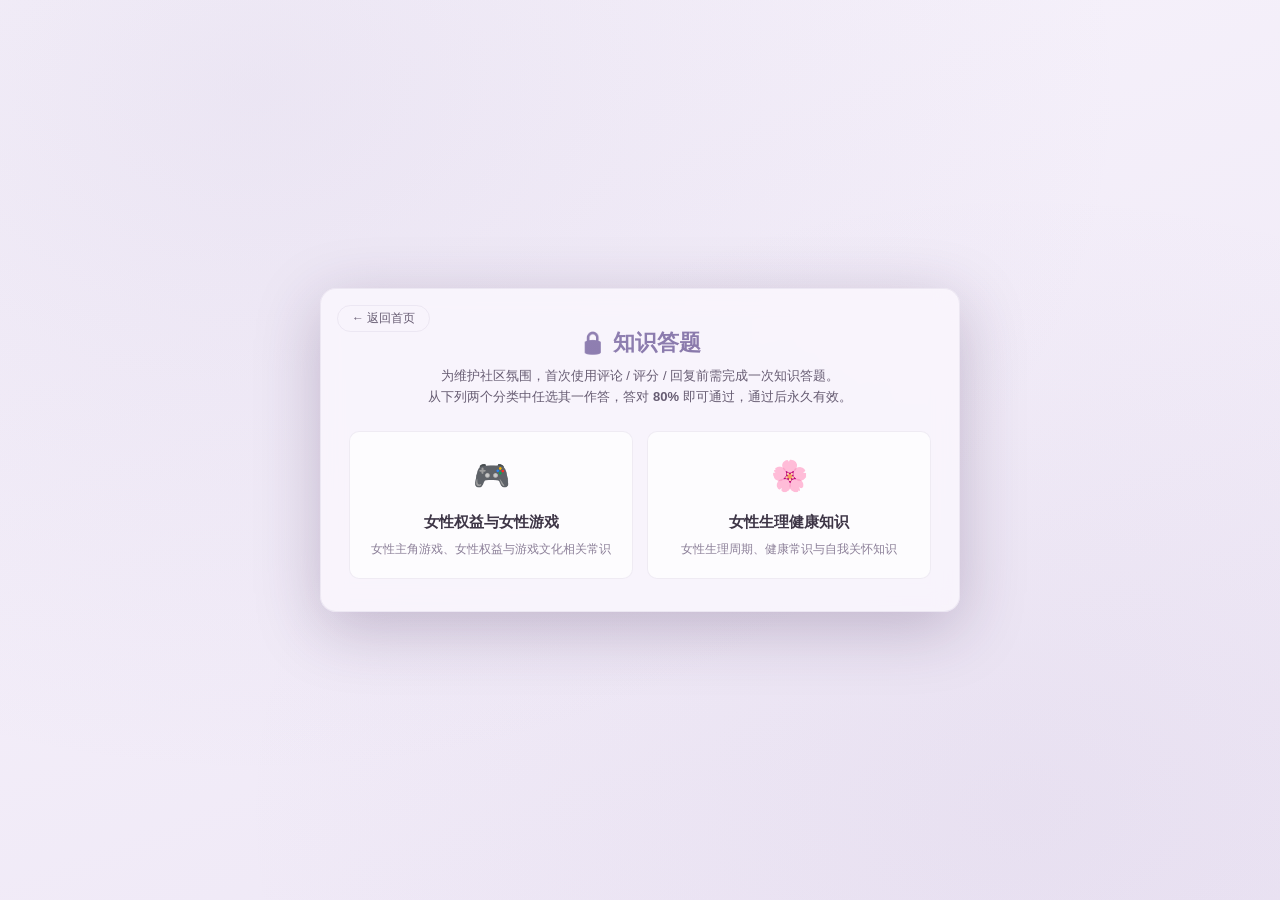
<file: quiz.html>
<!DOCTYPE html>
<html lang="zh-CN">

<head>
    <meta charset="UTF-8" />
    <meta name="viewport" content="width=device-width, initial-scale=1.0, maximum-scale=1.0, user-scalable=no" />
    <title>知识答题 · Her Lens</title>

    <!-- 安全策略（与主站一致） -->
    <meta http-equiv="Content-Security-Policy" content="default-src 'self'; script-src 'self' 'unsafe-inline' https://cdn.jsdelivr.net https://cdnjs.cloudflare.com; style-src 'self' 'unsafe-inline' https://fonts.googleapis.com; font-src 'self' https://fonts.gstatic.com; img-src 'self' data: https: blob:; media-src https: data: blob:; connect-src 'self' https://tydbvpmigvzsnlmsjuby.supabase.co wss://tydbvpmigvzsnlmsjuby.supabase.co; base-uri 'self'; form-action 'self';" />
    <meta http-equiv="X-Content-Type-Options" content="nosniff" />
    <meta http-equiv="Referrer-Policy" content="strict-origin-when-cross-origin" />
    <meta name="robots" content="noindex, nofollow" />

    <link rel="preconnect" href="https://tydbvpmigvzsnlmsjuby.supabase.co" />
    <link rel="preconnect" href="https://cdn.jsdelivr.net" />
    <link rel="stylesheet" href="css/style.css?v=372a894d10" />

    <style>
        /* 答题页专属样式（仅本页使用，避免污染主站） */
        html, body { height: 100%; }
        body {
            margin: 0;
            min-height: 100vh;
            display: flex;
            flex-direction: column;
            align-items: center;
            justify-content: center;
            background:
                radial-gradient(ellipse at 20% 10%, var(--glow-color), transparent 60%),
                radial-gradient(ellipse at 80% 90%, var(--glow-color2), transparent 55%),
                linear-gradient(160deg, var(--bg-gradient-start), var(--bg-gradient-end));
            color: var(--text);
            font-family: -apple-system, BlinkMacSystemFont, "Segoe UI", "PingFang SC", "Microsoft YaHei", sans-serif;
            padding: 24px 16px;
            box-sizing: border-box;
        }

        .quiz-shell {
            width: 100%;
            max-width: 640px;
            background: var(--modal-bg);
            border: 1px solid var(--border);
            border-radius: var(--radius);
            box-shadow: var(--shadow-lg);
            backdrop-filter: blur(12px) saturate(1.3);
            -webkit-backdrop-filter: blur(12px) saturate(1.3);
            padding: 32px 28px;
            box-sizing: border-box;
            position: relative;
        }

        .quiz-back {
            position: absolute;
            top: 16px;
            left: 16px;
            background: transparent;
            border: 1px solid var(--border);
            color: var(--text2);
            border-radius: 999px;
            padding: 4px 14px;
            font-size: 12px;
            cursor: pointer;
            transition: all .2s;
        }
        .quiz-back:hover { color: var(--accent); border-color: var(--accent); }

        .quiz-title {
            text-align: center;
            font-size: 22px;
            font-weight: 700;
            margin: 4px 0 6px;
            background: var(--logo-gradient);
            -webkit-background-clip: text;
            background-clip: text;
            -webkit-text-fill-color: transparent;
        }
        .quiz-subtitle {
            text-align: center;
            font-size: 13px;
            color: var(--text2);
            margin: 0 0 24px;
            line-height: 1.6;
        }

        /* 分类选择卡片 */
        .category-grid {
            display: grid;
            grid-template-columns: 1fr 1fr;
            gap: 14px;
        }
        @media (max-width: 520px) {
            .category-grid { grid-template-columns: 1fr; }
            .quiz-shell { padding: 26px 18px; }
        }
        .category-card {
            border: 1px solid var(--border);
            border-radius: var(--radius-sm);
            padding: 20px 16px;
            background: var(--card-bg-glass);
            cursor: pointer;
            transition: all .25s;
            text-align: center;
        }
        .category-card:hover {
            border-color: var(--accent);
            transform: translateY(-2px);
            box-shadow: 0 8px 24px var(--glow-color);
        }
        .category-card .cat-icon {
            font-size: 30px;
            display: block;
            margin-bottom: 10px;
        }
        .category-card .cat-name {
            font-size: 15px;
            font-weight: 600;
            color: var(--text);
            margin-bottom: 6px;
        }
        .category-card .cat-desc {
            font-size: 12px;
            color: var(--text3);
            line-height: 1.5;
        }

        /* 答题区域 */
        .quiz-progress-wrap {
            display: flex;
            align-items: center;
            gap: 10px;
            margin-bottom: 18px;
        }
        .quiz-progress-bar {
            flex: 1;
            height: 6px;
            background: var(--tag-bg);
            border-radius: 999px;
            overflow: hidden;
        }
        .quiz-progress-fill {
            height: 100%;
            width: 0;
            background: var(--logo-gradient);
            border-radius: 999px;
            transition: width .35s ease;
        }
        .quiz-progress-text {
            font-size: 12px;
            color: var(--text3);
            white-space: nowrap;
        }

        .question-text {
            font-size: 16px;
            line-height: 1.7;
            color: var(--text);
            margin: 0 0 18px;
            font-weight: 500;
        }
        .options-list {
            list-style: none;
            padding: 0;
            margin: 0 0 22px;
            display: flex;
            flex-direction: column;
            gap: 10px;
        }
        .option-item {
            display: flex;
            align-items: flex-start;
            gap: 10px;
            padding: 12px 14px;
            border: 1px solid var(--border);
            border-radius: var(--radius-sm);
            background: var(--input-bg);
            cursor: pointer;
            transition: all .2s;
            font-size: 14px;
            line-height: 1.6;
            color: var(--text);
        }
        .option-item:hover { border-color: var(--accent); background: var(--accent-light); }
        .option-item.selected {
            border-color: var(--accent);
            background: var(--accent-light);
            box-shadow: inset 0 0 0 1px var(--accent);
        }
        .option-item .opt-marker {
            flex-shrink: 0;
            width: 22px;
            height: 22px;
            border-radius: 50%;
            border: 1px solid var(--border);
            display: inline-flex;
            align-items: center;
            justify-content: center;
            font-size: 12px;
            color: var(--text2);
            background: var(--surface);
        }
        .option-item.selected .opt-marker {
            background: var(--accent);
            color: #fff;
            border-color: var(--accent);
        }
        .option-item.correct {
            border-color: var(--success);
            background: rgba(93, 138, 94, 0.12);
        }
        .option-item.correct .opt-marker { background: var(--success); color: #fff; border-color: var(--success); }
        .option-item.wrong {
            border-color: var(--danger);
            background: rgba(192, 57, 43, 0.10);
        }
        .option-item.wrong .opt-marker { background: var(--danger); color: #fff; border-color: var(--danger); }

        .quiz-nav {
            display: flex;
            justify-content: space-between;
            gap: 10px;
        }
        .quiz-btn {
            border: none;
            border-radius: 999px;
            padding: 9px 22px;
            font-size: 14px;
            cursor: pointer;
            transition: all .2s;
            font-weight: 500;
        }
        .quiz-btn-secondary {
            background: transparent;
            color: var(--text2);
            border: 1px solid var(--border);
        }
        .quiz-btn-secondary:hover:not(:disabled) { color: var(--accent); border-color: var(--accent); }
        .quiz-btn-primary {
            background: var(--logo-gradient);
            color: #fff;
        }
        .quiz-btn-primary:hover:not(:disabled) { opacity: .92; transform: translateY(-1px); }
        .quiz-btn:disabled { opacity: .45; cursor: not-allowed; }

        /* 结果页 */
        .result-box { text-align: center; padding: 16px 0; }
        .result-icon { font-size: 56px; margin-bottom: 12px; }
        .result-title { font-size: 22px; font-weight: 700; margin-bottom: 8px; }
        .result-score {
            font-size: 40px;
            font-weight: 800;
            margin: 6px 0;
            background: var(--logo-gradient);
            -webkit-background-clip: text;
            background-clip: text;
            -webkit-text-fill-color: transparent;
        }
        .result-hint { font-size: 13px; color: var(--text2); margin-bottom: 22px; line-height: 1.6; }
        .result-actions { display: flex; gap: 12px; justify-content: center; flex-wrap: wrap; }

        .quiz-loading {
            text-align: center;
            color: var(--text3);
            font-size: 14px;
            padding: 40px 0;
        }

        .toast-mini {
            position: fixed;
            top: 20px;
            left: 50%;
            transform: translateX(-50%) translateY(-20px);
            background: var(--modal-bg);
            border: 1px solid var(--border);
            color: var(--text);
            padding: 10px 20px;
            border-radius: 999px;
            font-size: 13px;
            box-shadow: var(--shadow);
            opacity: 0;
            transition: all .3s;
            z-index: 99999;
            pointer-events: none;
        }
        .toast-mini.show { opacity: 1; transform: translateX(-50%) translateY(0); }
    </style>
</head>

<body>
    <!-- 主题：读取主站保存的主题设置，保持一致 -->
    <script>
        (function applySavedTheme() {
            try {
                var raw = localStorage.getItem('heroineGamesSettingsV2');
                var theme = 'system';
                if (raw) { var d = JSON.parse(raw); theme = d.theme || 'system'; }
                if (theme === 'system') {
                    var prefersDark = window.matchMedia('(prefers-color-scheme: dark)').matches;
                    document.body.setAttribute('data-theme', prefersDark ? 'dark' : 'light');
                } else {
                    document.body.setAttribute('data-theme', theme);
                }
            } catch (e) {
                document.body.setAttribute('data-theme', 'light');
            }
        })();
    </script>

    <div class="quiz-shell">
        <button class="quiz-back" onclick="window.location.href='index.html'">← 返回首页</button>

        <!-- 分类选择 -->
        <section id="screenCategory">
            <h1 class="quiz-title">🔒 知识答题</h1>
            <p class="quiz-subtitle">
                为维护社区氛围，首次使用评论 / 评分 / 回复前需完成一次知识答题。<br>
                从下列两个分类中任选其一作答，答对 <strong>80%</strong> 即可通过，通过后永久有效。
            </p>
            <div class="category-grid">
                <div class="category-card" data-cat="games">
                    <span class="cat-icon">🎮</span>
                    <div class="cat-name">女性权益与女性游戏</div>
                    <div class="cat-desc">女性主角游戏、女性权益与游戏文化相关常识</div>
                </div>
                <div class="category-card" data-cat="health">
                    <span class="cat-icon">🌸</span>
                    <div class="cat-name">女性生理健康知识</div>
                    <div class="cat-desc">女性生理周期、健康常识与自我关怀知识</div>
                </div>
            </div>
        </section>

        <!-- 答题 -->
        <section id="screenQuiz" style="display:none;">
            <div class="quiz-progress-wrap">
                <div class="quiz-progress-bar"><div class="quiz-progress-fill" id="progressFill"></div></div>
                <span class="quiz-progress-text" id="progressText">1 / 20</span>
            </div>
            <p class="question-text" id="questionText"></p>
            <ul class="options-list" id="optionsList"></ul>
            <div class="quiz-nav">
                <button class="quiz-btn quiz-btn-secondary" id="btnPrev">上一题</button>
                <button class="quiz-btn quiz-btn-primary" id="btnNext">下一题</button>
            </div>
        </section>

        <!-- 结果 -->
        <section id="screenResult" style="display:none;">
            <div class="result-box">
                <div class="result-icon" id="resultIcon"></div>
                <div class="result-title" id="resultTitle"></div>
                <div class="result-score" id="resultScore"></div>
                <div class="result-hint" id="resultHint"></div>
                <div class="result-actions" id="resultActions"></div>
            </div>
        </section>

        <!-- 加载态 -->
        <div class="quiz-loading" id="quizLoading" style="display:none;">正在处理…</div>
    </div>

    <div class="toast-mini" id="toastMini"></div>

    <!-- supabase-js：本地同步加载（保证 js/quiz.js 同步执行时 window.supabase 一定就绪）；本地件缺失才回退 CDN -->
    <script src="相关文件/libs/supabase.min.js?v=1bcad9d170" onerror="var s=document.createElement('script');s.src='https://cdn.jsdelivr.net/npm/@supabase/supabase-js@2.39.0/dist/umd/supabase.min.js';s.async=false;document.head.appendChild(s);"></script>
    <script src="js/quiz.js?v=aa24eadb2b"></script>
</body>

</html>
</file>
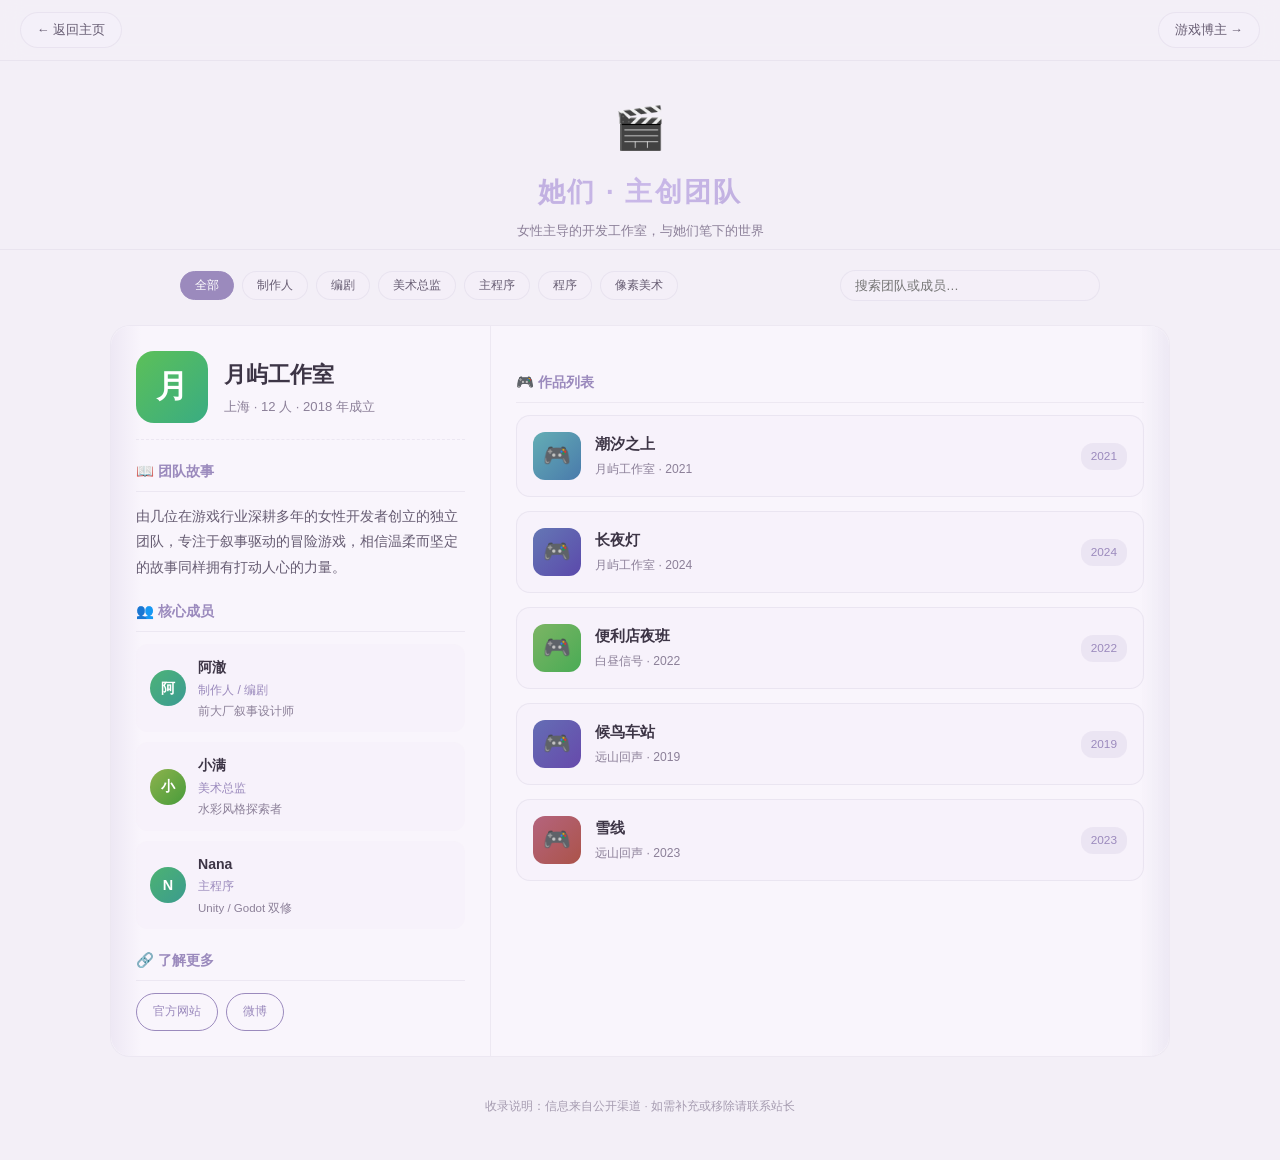
<file: teams.html>
<!DOCTYPE html>
<html lang="zh-CN">

<head>
    <meta charset="UTF-8" />
    <meta name="viewport" content="width=device-width, initial-scale=1.0" />
    <title>她们 · 主创团队 | Her Lens</title>
    <meta name="robots" content="index, follow" />
    <link rel="stylesheet" href="css/style.css?v=372a894d10" />
    <script>
        document.documentElement.setAttribute('data-theme-applied', 'light');
    </script>
    <style>
        * { box-sizing: border-box; }
        html { scroll-behavior: smooth; }
        body {
            margin: 0;
            min-height: 100vh;
            font-family: -apple-system, BlinkMacSystemFont, 'Segoe UI', 'PingFang SC', 'Microsoft YaHei', sans-serif;
            background: var(--bg, #f4f1f8);
            color: var(--text);
            transition: background 0.3s ease;
        }
        html[data-theme-applied="dark"] body { background: var(--bg); }

        .page-topbar {
            position: sticky;
            top: 0;
            z-index: 100;
            display: flex;
            align-items: center;
            justify-content: space-between;
            gap: 10px;
            padding: 12px 20px;
            background: color-mix(in srgb, var(--bg, #f4f1f8) 82%, transparent);
            backdrop-filter: blur(10px);
            border-bottom: 1px solid var(--border);
        }
        .topbar-link {
            display: inline-flex;
            align-items: center;
            gap: 6px;
            padding: 7px 16px;
            border-radius: 20px;
            border: 1px solid var(--border);
            background: var(--input-bg);
            color: var(--text2);
            font-size: 0.8rem;
            text-decoration: none;
            transition: all 0.25s;
        }
        .topbar-link:hover { color: var(--accent); border-color: var(--accent); transform: translateX(-2px); }
        .topbar-link.switch:hover { transform: translateX(2px); }

        .page-header { text-align: center; padding: 34px 20px 8px; }
        .page-header .icon { font-size: 2.6rem; display: block; margin-bottom: 8px; }
        .page-header h1 {
            margin: 0;
            font-size: 1.7rem;
            letter-spacing: 0.08em;
            background: linear-gradient(135deg, var(--accent) 0%, #c9b8e8 50%, var(--accent) 100%);
            -webkit-background-clip: text;
            background-clip: text;
            -webkit-text-fill-color: transparent;
        }
        .page-header .sub { margin-top: 6px; font-size: 0.84rem; color: var(--text3); }

        .sample-notice {
            max-width: 960px;
            margin: 18px auto 0;
            padding: 9px 16px;
            width: calc(100% - 40px);
            background: color-mix(in srgb, #e8a33d 12%, transparent);
            border: 1px dashed #d09a3e;
            border-radius: 10px;
            color: #a4741f;
            font-size: 0.76rem;
            text-align: center;
        }
        html[data-theme-applied="dark"] .sample-notice { color: #e0b45c; }

        .filter-row {
            max-width: 960px;
            margin: 20px auto 0;
            padding: 0 20px;
            display: flex;
            flex-wrap: wrap;
            align-items: center;
            gap: 8px;
        }
        .filter-chip {
            padding: 5px 14px;
            border-radius: 16px;
            border: 1px solid var(--border);
            background: var(--input-bg);
            color: var(--text2);
            font-size: 0.78rem;
            cursor: pointer;
            transition: all 0.2s;
            font-family: inherit;
        }
        .filter-chip.active { background: var(--accent); border-color: var(--accent); color: #fff; }
        .filter-search {
            flex: 1;
            min-width: 160px;
            max-width: 260px;
            margin-left: auto;
            padding: 7px 14px;
            border-radius: 18px;
            border: 1px solid var(--border);
            background: var(--input-bg);
            color: var(--text);
            font-size: 0.8rem;
            outline: none;
            font-family: inherit;
        }
        .filter-search:focus { border-color: var(--accent); }

        /* ===== 左右分栏布局容器 ===== */
        .diary-container {
            max-width: 1100px;
            margin: 24px auto 0;
            padding: 0 20px 30px;
            display: flex;
            gap: 0;
            min-height: 500px;
        }

        /* 左页 - 团队信息 */
        .diary-page-left {
            flex: 0 0 380px;
            background: var(--modal-bg, rgba(250, 247, 253, 0.82));
            border-radius: 20px 0 0 20px;
            border: 1px solid var(--border);
            border-right: none;
            padding: 25px;
            position: relative;
            overflow-y: auto;
            scrollbar-width: thin;
            scrollbar-color: var(--scrollbar-thumb, #d0c4d8) transparent;
        }
        html[data-theme-applied="dark"] .diary-page-left { background: var(--modal-bg); }

        .diary-page-left::before {
            content: '';
            position: absolute;
            left: 0;
            top: 0;
            bottom: 0;
            width: 30px;
            background: linear-gradient(90deg, var(--glow-color, rgba(155, 138, 189, 0.12)) 0%, transparent 100%);
            border-radius: 20px 0 0 20px;
        }

        /* 右页 - 作品展示 */
        .diary-page-right {
            flex: 1;
            background: var(--modal-bg, rgba(250, 247, 253, 0.82));
            border-radius: 0 20px 20px 0;
            border: 1px solid var(--border);
            padding: 25px;
            position: relative;
            overflow-y: auto;
        }
        html[data-theme-applied="dark"] .diary-page-right { background: var(--modal-bg); }

        .diary-page-right::before {
            content: '';
            position: absolute;
            right: 0;
            top: 0;
            bottom: 0;
            width: 30px;
            background: linear-gradient(270deg, var(--glow-color, rgba(155, 138, 189, 0.12)) 0%, transparent 100%);
            border-radius: 0 20px 20px 0;
        }

        /* 左页内容样式 */
        .team-header {
            display: flex;
            align-items: center;
            gap: 16px;
            margin-bottom: 20px;
            padding-bottom: 16px;
            border-bottom: 1px dashed var(--border);
        }
        .team-logo {
            width: 72px;
            height: 72px;
            border-radius: 18px;
            display: flex;
            align-items: center;
            justify-content: center;
            font-size: 2rem;
            font-weight: 700;
            color: #fff;
            flex-shrink: 0;
            box-shadow: 0 4px 16px var(--shadow, rgba(60, 30, 80, 0.18));
        }
        .team-header .team-info h2 {
            margin: 0;
            font-size: 1.4rem;
            color: var(--text);
        }
        .team-header .team-meta {
            font-size: 0.82rem;
            color: var(--text3);
            margin-top: 4px;
        }

        .section-title {
            display: flex;
            align-items: center;
            gap: 8px;
            font-size: 0.9rem;
            font-weight: 600;
            color: var(--accent);
            margin: 20px 0 12px;
            padding-bottom: 8px;
            border-bottom: 1px solid var(--border);
        }

        .team-story {
            font-size: 0.88rem;
            line-height: 1.8;
            color: var(--text2);
        }

        .member-list {
            display: flex;
            flex-direction: column;
            gap: 10px;
        }
        .member-item {
            display: flex;
            align-items: center;
            gap: 12px;
            padding: 12px 14px;
            background: var(--input-bg);
            border-radius: 12px;
            transition: all 0.2s;
        }
        .member-item:hover {
            background: var(--card-hover, rgba(155, 138, 189, 0.1));
            transform: translateX(4px);
        }
        .member-avatar {
            width: 36px;
            height: 36px;
            border-radius: 50%;
            display: flex;
            align-items: center;
            justify-content: center;
            font-size: 0.9rem;
            font-weight: 600;
            color: #fff;
            flex-shrink: 0;
        }
        .member-info {
            flex: 1;
            min-width: 0;
        }
        .member-name {
            font-weight: 600;
            font-size: 0.88rem;
            color: var(--text);
        }
        .member-role {
            font-size: 0.76rem;
            color: var(--accent);
            margin-top: 2px;
        }
        .member-note {
            font-size: 0.72rem;
            color: var(--text3);
            margin-top: 2px;
        }

        .link-btns {
            display: flex;
            flex-wrap: wrap;
            gap: 8px;
            margin-top: 12px;
        }
        .link-btn {
            padding: 8px 16px;
            border-radius: 20px;
            border: 1px solid var(--accent);
            color: var(--accent);
            font-size: 0.78rem;
            text-decoration: none;
            transition: all 0.2s;
        }
        .link-btn:hover { background: var(--accent); color: #fff; }

        /* 右页作品样式 */
        .works-section {
            display: flex;
            flex-direction: column;
            gap: 14px;
        }
        .work-card {
            display: flex;
            align-items: center;
            gap: 14px;
            padding: 16px;
            background: var(--input-bg);
            border-radius: 14px;
            border: 1px solid var(--border);
            transition: all 0.3s ease;
            cursor: pointer;
            animation: fadeInUp 0.5s ease forwards;
            opacity: 0;
        }
        .work-card:nth-child(1) { animation-delay: 0.1s; }
        .work-card:nth-child(2) { animation-delay: 0.2s; }
        .work-card:nth-child(3) { animation-delay: 0.3s; }
        .work-card:nth-child(4) { animation-delay: 0.4s; }
        .work-card:nth-child(5) { animation-delay: 0.5s; }

        .work-card:hover {
            transform: translateY(-4px);
            border-color: var(--accent);
            box-shadow: 0 8px 24px var(--glow-color, rgba(155, 138, 189, 0.2));
        }

        .work-icon {
            width: 48px;
            height: 48px;
            border-radius: 12px;
            display: flex;
            align-items: center;
            justify-content: center;
            font-size: 1.4rem;
            flex-shrink: 0;
        }
        .work-info {
            flex: 1;
            min-width: 0;
        }
        .work-title {
            font-weight: 600;
            font-size: 0.92rem;
            color: var(--text);
            margin-bottom: 4px;
        }
        .work-meta {
            font-size: 0.76rem;
            color: var(--text3);
        }
        .work-year {
            padding: 4px 10px;
            background: var(--accent-light, rgba(155, 138, 189, 0.12));
            border-radius: 12px;
            font-size: 0.74rem;
            color: var(--accent);
            font-weight: 500;
            flex-shrink: 0;
        }

        .no-works {
            text-align: center;
            padding: 40px 20px;
            color: var(--text3);
            font-size: 0.88rem;
        }

        .no-results {
            text-align: center;
            padding: 60px 20px;
            color: var(--text3);
            font-size: 0.88rem;
        }

        .page-footer {
            text-align: center;
            padding: 10px 20px 44px;
            font-size: 0.72rem;
            color: var(--text3);
            opacity: 0.75;
        }

        /* 卡片入场动画 */
        @keyframes fadeInUp {
            from { opacity: 0; transform: translateY(20px); }
            to { opacity: 1; transform: translateY(0); }
        }

        /* 光效装饰 */
        .glow-effect {
            position: absolute;
            width: 200px;
            height: 200px;
            border-radius: 50%;
            background: radial-gradient(circle, var(--glow-color, rgba(155, 138, 189, 0.15)) 0%, transparent 70%);
            pointer-events: none;
            opacity: 0;
            transition: opacity 0.3s;
        }
        .work-card:hover .glow-effect {
            opacity: 1;
        }

        @media (max-width: 768px) {
            .page-header h1 { font-size: 1.35rem; }
            
            .diary-container {
                flex-direction: column;
                min-height: auto;
            }
            
            .diary-page-left {
                flex: none;
                border-radius: 20px 20px 0 0;
                border-right: 1px solid var(--border);
                border-bottom: none;
                max-height: 400px;
            }
            
            .diary-page-left::before { display: none; }
            
            .diary-page-right {
                border-radius: 0 0 20px 20px;
                min-height: 300px;
            }
            
            .diary-page-right::before { display: none; }
            
            .filter-search { max-width: none; width: 100%; margin-left: 0; }
        }

        @media (max-width: 480px) {
            .team-header { flex-direction: column; text-align: center; }
            .member-item { flex-direction: column; text-align: center; }
        }
    </style>
</head>

<body>
    <div class="page-topbar">
        <a href="index.html" class="topbar-link">← 返回主页</a>
        <a href="bloggers.html" class="topbar-link switch">游戏博主 →</a>
    </div>

    <div class="page-header">
        <span class="icon">🎬</span>
        <h1>她们 · 主创团队</h1>
        <div class="sub">女性主导的开发工作室，与她们笔下的世界</div>
    </div>

    <div class="sample-notice" id="sampleNotice" style="display:none;">
        📌 当前为占位示例数据，正式收录内容正在整理中
    </div>

    <div class="filter-row">
        <button class="filter-chip active" data-tag="全部">全部</button>
        <div id="tagChips" style="display:flex;gap:8px;flex-wrap:wrap;"></div>
        <input type="text" class="filter-search" id="searchInput" placeholder="搜索团队或成员…" />
    </div>

    <div class="diary-container" id="diaryContainer">
        <!-- 左页：团队信息 -->
        <div class="diary-page-left" id="pageLeft">
            <div id="teamInfoContent">
                <div class="no-results">← 点击右侧作品卡片查看详情</div>
            </div>
        </div>
        
        <!-- 右页：作品展示 -->
        <div class="diary-page-right" id="pageRight">
            <div class="section-title">🎮 作品列表</div>
            <div class="works-section" id="worksContent">
                <div class="no-works">暂无作品数据</div>
            </div>
        </div>
    </div>

    <div class="no-results" id="noResults" style="display:none;">没有找到匹配的团队</div>

    <div class="page-footer">收录说明：信息来自公开渠道 · 如需补充或移除请联系站长</div>

    <script src="js/creators-data.js?v=f30ce3b772"></script>
    <script>
        (function () {
            var DATA = window.HerlensCreators || { teams: [], meta: {} };
            var teams = DATA.teams || [];
            var activeTag = '全部';
            var keyword = '';
            var selectedTeam = null;

            function esc(s) {
                return String(s || '').replace(/&/g, '&amp;').replace(/</g, '&lt;').replace(/>/g, '&gt;').replace(/"/g, '&quot;');
            }
            function hue(name) {
                var h = 0;
                for (var i = 0; i < name.length; i++) h = (h * 31 + name.charCodeAt(i)) % 360;
                return h;
            }
            function logoStyle(t) {
                return 'background:linear-gradient(135deg,hsl(' + hue(t.name) + ',45%,55%),hsl(' + ((hue(t.name) + 40) % 360) + ',50%,45%))';
            }
            function memberAvatarStyle(name) {
                return 'background:linear-gradient(135deg,hsl(' + hue(name) + ',40%,50%),hsl(' + ((hue(name) + 30) % 360) + ',45%,42%))';
            }
            function workIconStyle(title) {
                return 'background:linear-gradient(135deg,hsl(' + hue(title) + ',35%,55%),hsl(' + ((hue(title) + 25) % 360) + ',40%,48%))';
            }

            if (DATA.meta && DATA.meta.sample) {
                document.getElementById('sampleNotice').style.display = '';
            }

            var tagPool = {};
            teams.forEach(function (t) {
                (t.members || []).forEach(function (m) {
                    String(m.role || '').split(/[\/、,，]/).forEach(function (r) {
                        r = r.trim();
                        if (r && r.length <= 8) tagPool[r] = (tagPool[r] || 0) + 1;
                    });
                });
            });
            var topTags = Object.keys(tagPool).sort(function (a, b) { return tagPool[b] - tagPool[a]; }).slice(0, 6);
            var chipWrap = document.getElementById('tagChips');
            topTags.forEach(function (tag) {
                var b = document.createElement('button');
                b.className = 'filter-chip';
                b.setAttribute('data-tag', tag);
                b.textContent = tag;
                b.addEventListener('click', function () {
                    activeTag = tag;
                    document.querySelectorAll('.filter-chip').forEach(function (c) { c.classList.remove('active'); });
                    b.classList.add('active');
                    renderWorksList();
                });
                chipWrap.appendChild(b);
            });
            document.querySelector('.filter-chip[data-tag="全部"]').addEventListener('click', function () {
                activeTag = '全部';
                document.querySelectorAll('.filter-chip').forEach(function (c) { c.classList.remove('active'); });
                this.classList.add('active');
                renderWorksList();
            });

            document.getElementById('searchInput').addEventListener('input', function () {
                keyword = this.value.trim().toLowerCase();
                renderWorksList();
            });

            function matchTeam(t) {
                if (keyword) {
                    var hay = (t.name + (t.story || '') + (t.place || '') + (t.members || []).map(function (m) { return m.name + m.role; }).join('')).toLowerCase();
                    if (hay.indexOf(keyword) < 0) return false;
                }
                if (activeTag !== '全部') {
                    var roles = (t.members || []).map(function (m) { return String(m.role || ''); }).join('/');
                    if (roles.indexOf(activeTag) < 0) return false;
                }
                return true;
            }

            function renderWorksList() {
                var list = teams.filter(matchTeam);
                document.getElementById('noResults').style.display = list.length ? 'none' : '';
                
                var worksHtml = '';
                list.forEach(function (t) {
                    (t.works || []).forEach(function (w, idx) {
                        worksHtml += '<div class="work-card" data-team-id="' + esc(t.id) + '" data-work-idx="' + idx + '">' +
                            '<div class="work-icon" style="' + workIconStyle(w.title) + '">🎮</div>' +
                            '<div class="work-info">' +
                                '<div class="work-title">' + esc(w.title) + '</div>' +
                                '<div class="work-meta">' + esc(t.name) + ' · ' + esc(w.year || '未知年份') + '</div>' +
                            '</div>' +
                            '<div class="work-year">' + esc(w.year || '--') + '</div>' +
                            '<div class="glow-effect"></div>' +
                        '</div>';
                    });
                });
                
                if (!worksHtml) {
                    worksHtml = '<div class="no-works">暂无匹配的作品</div>';
                }
                
                document.getElementById('worksContent').innerHTML = worksHtml;
                
                document.querySelectorAll('.work-card').forEach(function (card) {
                    card.addEventListener('click', function () {
                        var teamId = card.getAttribute('data-team-id');
                        var team = teams.find(function (t) { return t.id === teamId; });
                        if (team) {
                            selectTeam(team);
                        }
                    });
                });
            }

            function selectTeam(t) {
                selectedTeam = t;
                
                var membersHtml = (t.members || []).map(function (m) {
                    return '<div class="member-item">' +
                        '<div class="member-avatar" style="' + memberAvatarStyle(m.name) + '">' + esc(m.name.charAt(0)) + '</div>' +
                        '<div class="member-info">' +
                            '<div class="member-name">' + esc(m.name) + '</div>' +
                            '<div class="member-role">' + esc(m.role) + '</div>' +
                            (m.note ? '<div class="member-note">' + esc(m.note) + '</div>' : '') +
                        '</div>' +
                    '</div>';
                }).join('');

                var linksHtml = (t.links || []).map(function (l) {
                    var url = l.url === '#' ? 'javascript:void(0)' : l.url;
                    return '<a class="link-btn" href="' + esc(url) + '"' + (l.url === '#' ? '' : ' target="_blank" rel="noopener noreferrer"') + '>' + esc(l.label) + '</a>';
                }).join('');

                document.getElementById('teamInfoContent').innerHTML =
                    '<div class="team-header">' +
                        '<div class="team-logo" style="' + logoStyle(t) + '">' + esc(t.logoText || t.name.charAt(0)) + '</div>' +
                        '<div class="team-info">' +
                            '<h2>' + esc(t.name) + '</h2>' +
                            '<div class="team-meta">' + esc(t.place || '') + (t.founded ? ' · ' + t.founded + ' 年成立' : '') + '</div>' +
                        '</div>' +
                    '</div>' +
                    '<div class="section-title">📖 团队故事</div>' +
                    '<div class="team-story">' + esc(t.story) + '</div>' +
                    (membersHtml ? '<div class="section-title">👥 核心成员</div><div class="member-list">' + membersHtml + '</div>' : '') +
                    (linksHtml ? '<div class="section-title">🔗 了解更多</div><div class="link-btns">' + linksHtml + '</div>' : '');
                
                document.getElementById('teamInfoContent').style.animation = 'none';
                document.getElementById('teamInfoContent').offsetHeight;
                document.getElementById('teamInfoContent').style.animation = 'fadeInUp 0.4s ease forwards';
            }

            renderWorksList();
            
            if (teams.length > 0) {
                selectTeam(teams[0]);
            }
        })();
    </script>
</body>

</html>
</file>
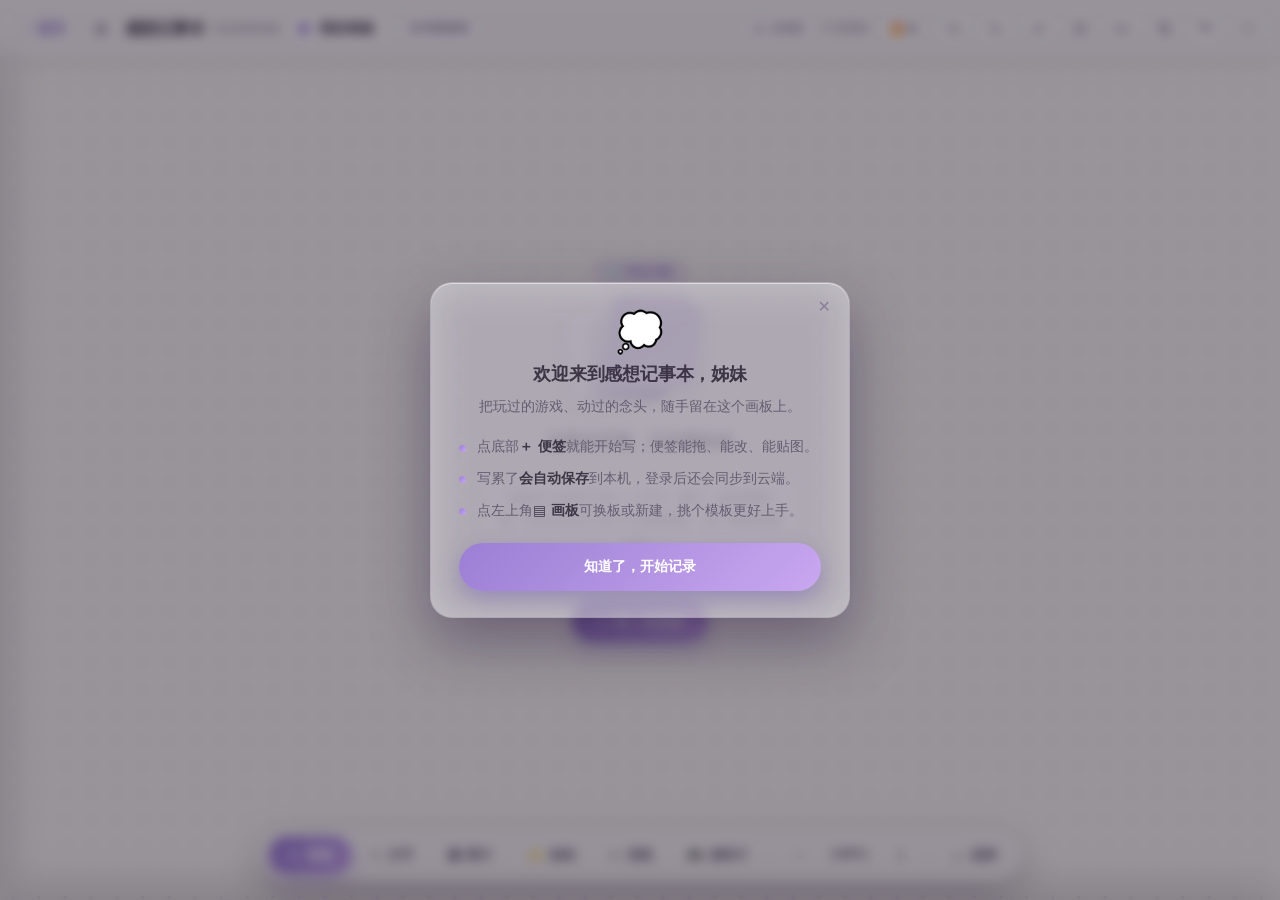
<file: 相关文件/notes.html>
<!DOCTYPE html>
<html lang="zh-CN" data-page-node-id="cZmYGA8C51bR1ZZBG4uIFS">
<head data-page-node-id="TMCydJwpOAarQB0RFEI2xF">
<meta charset="UTF-8" data-page-node-id="eRCtuAYU072pOv2kfzhrkE" />
<meta name="viewport" content="width=device-width, initial-scale=1.0, maximum-scale=1.0, user-scalable=no, viewport-fit=cover" data-page-node-id="dd3x27PUyykRe4wv7WhSBd" />
<meta name="theme-color" content="var(--bg)" data-page-node-id="LV4sq71zermPxsnN5iz9Ur" />
<title>感想记事本 · Her Lens</title>
<link rel="stylesheet" href="../css/style.css?v=372a894d10" data-page-node-id="itdl9diq3TS96xFG7V47wN" />
<style>
  *, *::before, *::after { box-sizing: border-box; }
  html, body { height: 100%; margin: 0; }
  html { -webkit-text-size-adjust: 100%; }

  /* ===== 全局排版与精致基底 ===== */
  :root {
    --nb-radius-note: 14px;
    --nb-radius-card: 16px;
    --nb-radius-pill: 999px;
    --nb-shadow-sm: 0 1px 2px rgba(40,20,60,.05), 0 4px 12px rgba(40,20,60,.06);
    --nb-shadow-md: 0 1px 2px rgba(40,20,60,.04), 0 8px 24px rgba(40,20,60,.10);
    --nb-shadow-lg: 0 2px 6px rgba(40,20,60,.06), 0 20px 44px rgba(40,20,60,.16);
    --nb-shadow-glow: 0 0 0 2px color-mix(in srgb, var(--accent) 24%, transparent), 0 14px 36px rgba(40,20,60,.14);
    --nb-hairline: rgba(40,20,60,.08);
    /* 玻璃模糊强度：桌面 22px。触屏 / 窄屏 / 用户要求减少动效时归零 ——
       与全站 --backdrop-blur-level 的「移动端不糊背景」策略保持一致，
       否则 notes 里几十处硬编码 blur 会在低端机上白白拖慢合成帧率。 */
    --nb-glass-blur: 22px;
  }
  @media (hover: none), (max-width: 768px), (prefers-reduced-motion: reduce) {
    :root { --nb-glass-blur: 0px; }
  }

  body {
    font-family: "PingFang SC", "Hiragino Sans GB", "Microsoft YaHei", system-ui, -apple-system, "Segoe UI", "Inter", sans-serif;
    font-feature-settings: "tnum" 1, "ss01" 1;
    color: var(--text);
    background: var(--bg);
    overflow: hidden;
    -webkit-tap-highlight-color: transparent;
    overscroll-behavior: none;
    text-rendering: optimizeLegibility;
    -webkit-font-smoothing: antialiased;
  }

  /* 精致滚动条 */
  ::-webkit-scrollbar { width: 10px; height: 10px; }
  ::-webkit-scrollbar-track { background: transparent; }
  ::-webkit-scrollbar-thumb {
    background: color-mix(in srgb, var(--text3) 30%, transparent);
    border: 2px solid transparent; background-clip: padding-box;
    border-radius: 999px;
  }
  ::-webkit-scrollbar-thumb:hover { background: color-mix(in srgb, var(--text3) 55%, transparent); background-clip: padding-box; border: 2px solid transparent; }
  * { scrollbar-width: thin; scrollbar-color: color-mix(in srgb, var(--text3) 30%, transparent) transparent; }

  /* 文本选中颜色与焦点环 */
  ::selection { background: color-mix(in srgb, var(--accent) 22%, transparent); color: var(--text); }
  :focus-visible { outline: 2px solid color-mix(in srgb, var(--accent) 60%, transparent); outline-offset: 2px; border-radius: 6px; }
  button { font-family: inherit; }

  /* ===== 顶栏（精致玻璃质感 + 现代字号） ===== */
  .nb-topbar {
    position: fixed; top: 0; left: 0; right: 0; z-index: 60;
    display: flex; align-items: center; gap: 6px;
    height: 58px; padding: 0 14px;
    padding-top: env(safe-area-inset-top, 0);
    background: color-mix(in srgb, var(--surface2) 78%, transparent);
    backdrop-filter: blur(var(--backdrop-blur-level, 12px)) saturate(1.45);
    -webkit-backdrop-filter: blur(var(--backdrop-blur-level, 12px)) saturate(1.45);
    border-bottom: 1px solid var(--nb-hairline);
    box-shadow: 0 1px 0 rgba(255,255,255,.5) inset, 0 6px 24px rgba(40,20,60,.06);
  }
  .nb-topbar .nb-back {
    display: inline-flex; align-items: center; gap: 4px;
    text-decoration: none; color: var(--accent);
    font-size: .86rem; font-weight: 600; letter-spacing: .01em;
    padding: 7px 12px; border-radius: var(--nb-radius-pill);
    transition: background .2s, color .2s, transform .12s;
    touch-action: manipulation;
  }
  .nb-topbar .nb-back:hover { background: var(--accent-light); }
  .nb-topbar .nb-back:active { transform: translateX(-2px); }
  .nb-topbar .nb-title { font-size: 1rem; font-weight: 700; letter-spacing: -.005em; white-space: nowrap; }
  .nb-topbar .nb-sub { font-size: .68rem; color: var(--text3); margin-left: 2px; letter-spacing: .02em; }
  .nb-topbar .nb-spacer { flex: 1; }
  .nb-topbar .nb-count { font-size: .72rem; color: var(--text3); margin-right: 4px; white-space: nowrap; font-variant-numeric: tabular-nums; }

  .nb-topbar .nb-icon-btn {
    position: relative;
    border: 1px solid var(--nb-hairline); background: rgba(255,255,255,.55); color: var(--text2);
    width: 36px; height: 36px; border-radius: var(--nb-radius-pill); cursor: pointer;
    font-size: .95rem; line-height: 1;
    display: inline-flex; align-items: center; justify-content: center;
    transition: background .2s, color .2s, border-color .2s, transform .18s, box-shadow .2s;
    touch-action: manipulation;
    box-shadow: 0 1px 2px rgba(40,20,60,.06);
  }
  body.nb-dark .nb-topbar .nb-icon-btn { background: rgba(255,255,255,.08); }
  .nb-topbar .nb-icon-btn svg { width: 16px; height: 16px; stroke: currentColor; fill: none; stroke-width: 1.8; stroke-linecap: round; stroke-linejoin: round; transition: transform .2s; }
  .nb-topbar .nb-icon-btn:hover {
    background: color-mix(in srgb, var(--accent) 10%, rgba(255,255,255,.7));
    border-color: color-mix(in srgb, var(--accent) 28%, transparent);
    color: var(--accent);
    transform: translateY(-1px);
    box-shadow: 0 4px 12px rgba(40,20,60,.12), 0 0 0 3px color-mix(in srgb, var(--accent) 10%, transparent);
  }
  .nb-topbar .nb-icon-btn:hover svg { transform: scale(1.06); }
  .nb-topbar .nb-icon-btn:active { transform: translateY(0); }
  .nb-topbar .nb-icon-btn.active {
    background: linear-gradient(135deg, var(--accent), var(--accent2));
    border-color: transparent; color: #fff;
    box-shadow: 0 6px 16px color-mix(in srgb, var(--accent) 35%, transparent);
  }

  /* ===== 画布舞台 ===== */
  .nb-stage { position: fixed; inset: 0; }
  .nb-viewport {
    position: absolute; inset: 0;
    overflow: hidden;
    touch-action: none;
    user-select: none; -webkit-user-select: none;
    cursor: grab;
    background-color: var(--nb-canvas, var(--surface2));
    background-image: var(--nb-mat-img, none);
    background-size: var(--nb-mat-size, auto);
    transition: background-color .3s;
  }
  .nb-viewport.panning { cursor: grabbing; }

  .nb-world {
    position: absolute; left: 0; top: 0;
    width: 0; height: 0;
    transform-origin: 0 0;
    will-change: transform;
  }

  /* ===== 便签卡片（柔和分层 + 玻璃质感） ===== */
  .nb-note {
    position: absolute; left: 0; top: 0;
    --nb-fs: 14.4px;                     /* 便签基准字号（正文），标题按比例放大；A⁻/A⁺ 改写此变量 */
    /* 手撕纸边：四角圆角各不相同，避免「矩形色块」的机械感；仍随主题圆角变量缩放 */
    border-radius:
      calc(var(--nb-radius-note) - 2px) var(--nb-radius-note) calc(var(--nb-radius-note) - 3px) calc(var(--nb-radius-note) - 1px) /
      var(--nb-radius-note) calc(var(--nb-radius-note) - 2px) var(--nb-radius-note) calc(var(--nb-radius-note) - 4px);
    padding: 12px 14px 12px;
    /* 统一光照：光源固定在左上方，阴影一律落向右下，整板便签才会像贴在同一个平面上 */
    box-shadow:
      -1px -1px 0 rgba(255,255,255,.75) inset,
      0 1px 1px rgba(40,20,60,.04),
      2px 5px 14px rgba(40,20,60,.09),
      3px 10px 26px rgba(40,20,60,.06);
    border: 1px solid rgba(40,20,60,.06);
    background: #FFFCF7;
    display: flex; flex-direction: column;
    transition: box-shadow .22s ease, transform .22s ease, opacity .24s ease;
    overflow: hidden;
    /* 注意：不要常驻 will-change —— 一张便签一个合成层，几十上百张会吃掉大量显存
       并让每次重绘变慢。只在真正会动的瞬间（拖拽 / 缩放）提层，见下方规则。 */
    backface-visibility: hidden;
    cursor: default; touch-action: none;
  }
  /* 只有拖拽 / 缩放过程中才提升为合成层；抬起即释放 */
  .nb-note.dragging, .nb-note.resizing { will-change: transform; }
  .nb-note::before {
    /* 顶部微光：极轻的 sheen 让卡片显得有纸感 */
    content: ""; position: absolute; left: 0; right: 0; top: 0; height: 42%;
    background: linear-gradient(180deg, rgba(255,255,255,.55), rgba(255,255,255,0));
    border-radius: inherit inherit 0 0; pointer-events: none;
  }
  .nb-note:hover {
    box-shadow:
      -1px -1px 0 rgba(255,255,255,.8) inset,
      0 1px 2px rgba(40,20,60,.05),
      4px 9px 22px rgba(40,20,60,.13),
      6px 18px 40px rgba(40,20,60,.07);
  }
  .nb-note.selected {
    outline: none;
    box-shadow:
      -1px -1px 0 rgba(255,255,255,.85) inset,
      0 0 0 2px color-mix(in srgb, var(--accent) 70%, transparent),
      4px 12px 30px rgba(40,20,60,.20),
      8px 22px 48px rgba(40,20,60,.10);
  }
  .nb-note.dragging {
    box-shadow:
      -1px -1px 0 rgba(255,255,255,.7) inset,
      6px 16px 30px rgba(40,20,60,.20),
      14px 34px 68px rgba(40,20,60,.26);
    cursor: grabbing; z-index: 50;
  }
  .nb-note.resizing { user-select: none; -webkit-user-select: none; }
  .nb-note.pinned {
    box-shadow:
      -1px -1px 0 rgba(255,255,255,.8) inset,
      0 0 0 1.5px color-mix(in srgb, var(--accent) 50%, transparent),
      3px 8px 20px rgba(40,20,60,.13);
  }

  /* ===== 质感层：纸纤维噪点 + 实物挂件 ===== */
  /* 纸纤维：一层极淡的分形噪点铺在纸面，让便签从「色块」变成「纸」。
     用独立元素而非伪元素——::before / ::after 已被 sheen 与 quote、photo 变体占用。 */
  .nb-grain {
    position: absolute; inset: 0; z-index: 1;
    border-radius: inherit;
    pointer-events: none;
    opacity: .38;
    mix-blend-mode: multiply;
    background-image: url("data:image/svg+xml,%3Csvg xmlns='http://www.w3.org/2000/svg' width='160' height='160'%3E%3Cfilter id='g'%3E%3CfeTurbulence type='fractalNoise' baseFrequency='0.82' numOctaves='4' stitchTiles='stitch'/%3E%3CfeColorMatrix type='saturate' values='0'/%3E%3C/filter%3E%3Crect width='160' height='160' filter='url(%23g)' opacity='0.32'/%3E%3C/svg%3E");
    background-size: 160px 160px;
  }
  /* 内容压在纸纹之上，保证文字始终清晰 */
  .nb-note > .nb-title, .nb-note > .nb-body,
  .nb-note > .nb-img, .nb-note > .nb-stk,
  .nb-note > .nb-fields { position: relative; z-index: 2; }

  /* 实物挂件：胶带 / 图钉 / 回形针 / 麻绳。
     全部画在便签内部（overflow:hidden 会裁掉外溢部分），靠低透明度不挡阅读。 */
  .nb-hanger { position: absolute; pointer-events: none; z-index: 4; }
  .nb-h-tape .nb-hanger {
    top: -3px; left: 50%; width: 78px; height: 22px; margin-left: -39px;
    transform: rotate(-2.4deg);
    background: rgba(255,255,255,.52);
    border-left: 1px solid rgba(255,255,255,.55);
    border-right: 1px solid rgba(255,255,255,.55);
    box-shadow: 0 1px 3px rgba(40,20,60,.10);
    -webkit-backdrop-filter: blur(1.5px); backdrop-filter: blur(1.5px);
    opacity: .82;
  }
  .nb-h-tape .nb-hanger::before, .nb-h-tape .nb-hanger::after {
    /* 胶带两端撕口：轻微的锯齿感 */
    content: ""; position: absolute; top: 0; bottom: 0; width: 3px;
    background: repeating-linear-gradient(180deg, transparent 0 2px, rgba(255,255,255,.9) 2px 4px);
  }
  .nb-h-tape .nb-hanger::before { left: -1px; }
  .nb-h-tape .nb-hanger::after { right: -1px; }
  .nb-h-pin .nb-hanger {
    top: 5px; left: 9px; width: 13px; height: 13px;
    border-radius: 50%;
    background: radial-gradient(circle at 34% 28%, #fff 0 22%, var(--accent) 58%, color-mix(in srgb, var(--accent) 72%, #4a1f3d) 100%);
    box-shadow: 0 2px 4px rgba(40,20,60,.32), 0 0 0 1px rgba(255,255,255,.5) inset;
  }
  .nb-h-clip .nb-hanger {
    top: 2px; left: 14px; width: 15px; height: 30px;
    border: 2px solid rgba(150,142,168,.75);
    border-bottom: none;
    border-radius: 8px 8px 0 0;
    box-shadow: 0 1px 2px rgba(40,20,60,.10);
  }
  .nb-h-string .nb-hanger {
    top: 7px; left: -4px; right: -4px; height: 5px;
    background: repeating-linear-gradient(90deg, #cbb99e 0 3px, #e8dcc8 3px 6px);
    border-radius: 3px;
    opacity: .78;
    box-shadow: 0 1px 2px rgba(40,20,60,.12);
  }
  /* 深色主题下胶带与麻绳压暗，避免刺眼 */
  body.nb-dark .nb-h-tape .nb-hanger { background: rgba(230,225,240,.30); }
  body.nb-dark .nb-h-string .nb-hanger { opacity: .5; }

  /* 拖动把手：柔和圆形芯片风格 */
  .nb-note .nb-grip {
    position: absolute; top: 6px; left: 50%; transform: translateX(-50%);
    width: 40px; height: 14px; border-radius: var(--nb-radius-pill); z-index: 7;
    cursor: grab; touch-action: none; pointer-events: auto;
    display: flex; align-items: center; justify-content: center;
    opacity: 0; transition: opacity .18s ease, background .18s;
  }
  .nb-note .nb-grip::before {
    content: ""; width: 18px; height: 4px; border-radius: 3px;
    background: color-mix(in srgb, var(--text2) 35%, transparent);
    box-shadow: 0 -5px 0 color-mix(in srgb, var(--text2) 35%, transparent),
                0  5px 0 color-mix(in srgb, var(--text2) 35%, transparent);
  }
  .nb-note:hover .nb-grip { opacity: .55; }
  .nb-note:hover .nb-grip { background: rgba(255,255,255,.55); }
  .nb-note.selected .nb-grip { opacity: 1; background: rgba(255,255,255,.7); backdrop-filter: blur(6px); }
  .nb-note.selected .nb-grip::before { background: color-mix(in srgb, var(--text2) 55%, transparent); box-shadow: 0 -5px 0 color-mix(in srgb, var(--text2) 55%, transparent), 0 5px 0 color-mix(in srgb, var(--text2) 55%, transparent); }
  .nb-note.dragging .nb-grip { cursor: grabbing; opacity: 1; }
  .nb-note.pinned .nb-grip { opacity: .28; cursor: default; }

  /* 缩放手柄：右下角精致玻璃钮 */
  .nb-note .nb-resize {
    position: absolute; right: 3px; bottom: 3px; z-index: 8;
    width: 22px; height: 22px; border-radius: 50%;
    background: rgba(255,255,255,.85);
    box-shadow:
      0 0 0 1px color-mix(in srgb, var(--text3) 22%, transparent),
      0 3px 8px rgba(40,20,60,.18);
    cursor: nwse-resize; touch-action: none; pointer-events: auto;
    display: flex; align-items: center; justify-content: center;
    opacity: 0; transition: opacity .18s ease, transform .12s ease, background .18s;
    backdrop-filter: blur(8px);
  }
  .nb-note .nb-resize::before {
    content: ""; width: 7px; height: 7px;
    border-right: 1.5px solid color-mix(in srgb, var(--text2) 70%, transparent);
    border-bottom: 1.5px solid color-mix(in srgb, var(--text2) 70%, transparent);
    border-bottom-right-radius: 1.5px;
    transform: translate(-1px, -1px);
  }
  .nb-note:hover .nb-resize { opacity: .55; }
  .nb-note.selected .nb-resize { opacity: 1; }
  .nb-note .nb-resize:hover { opacity: 1; transform: scale(1.14); background: var(--accent); }
  .nb-note .nb-resize:hover::before { border-color: #fff; }
  .nb-note.resizing .nb-resize { opacity: 1; transform: scale(1.14); background: var(--accent); }
  .nb-note.resizing .nb-resize::before { border-color: #fff; }
  /* 图片便签：手柄浮在图上，加强阴影保证深色图上也醒目 */
  .nb-note.nb-type-image .nb-resize {
    background: rgba(255,255,255,.95);
    box-shadow: 0 2px 10px rgba(0,0,0,.4);
  }

  /* 操作按钮已移至选中便签上方的浮动工具条（.nb-floatbar），便签卡片保持纯净 */

  .nb-note .nb-title {
    position: relative; z-index: 1;
    font-weight: 700; font-size: calc(var(--nb-fs) * 1.067); line-height: 1.35;
    letter-spacing: -.005em;
    outline: none; margin: 18px 0 2px; color: inherit; opacity: .95;
    word-break: break-word; min-height: 1.2em; cursor: text;
    user-select: text; -webkit-user-select: text; touch-action: auto;
  }
  .nb-note .nb-body {
    position: relative; z-index: 1;
    font-size: var(--nb-fs); line-height: 1.62; outline: none;
    color: inherit; opacity: .88; flex: 1; min-height: 1.4em;
    word-break: break-word; overflow-wrap: anywhere; white-space: pre-wrap;
    overflow: auto; cursor: text;
    user-select: text; -webkit-user-select: text; touch-action: auto;
  }
  .nb-note .nb-title:empty::before, .nb-note .nb-body:empty::before {
    content: attr(data-ph); color: color-mix(in srgb, var(--text3) 70%, transparent);
    font-style: normal; letter-spacing: 0;
  }
  .nb-note.nb-type-text { background: transparent !important; border-color: transparent !important; box-shadow: none; }
  .nb-note.nb-type-text::before { display: none; }
  .nb-note.nb-type-text .nb-title { display: none; }
  /* 文字便签"有框"模式：用户主动给文字套一个卡片背景 */
  .nb-note.nb-type-text.nb-text-frame {
    background: var(--nb-card) !important;
    border: 1px solid var(--nb-hairline) !important;
    border-radius: 14px !important;
    padding: 12px 14px !important;
    box-shadow: 0 6px 16px rgba(40,20,60,.08), 0 1px 0 rgba(255,255,255,.6) inset !important;
    min-width: 120px;
  }
  .nb-note.nb-type-text.nb-text-frame::before { display: block; }
  .nb-note.nb-type-text.nb-text-frame .nb-body { color: var(--nb-ink); }
  /* 文字气泡（有框）便签：底色即所选色（浅色底 + ink 字由下方 .nb-text-frame .nb-body 规则保证可读） */
  .nb-note.nb-type-text.nb-text-frame.nb-has-color {
    background-color: var(--nb-note-color) !important;
  }

  /* 纯文本便签：永远透明、无框、无底。选中颜色时把"色"染到文字（字色）上，
     并用 color-mix 向 --nb-ink 靠拢，保证在浅色/夜行画布上都清晰可读且保留色相。 */
  .nb-note.nb-type-text.nb-has-color:not(.nb-text-frame) {
    background-color: transparent !important;
    border-color: transparent !important;
    border-radius: 0 !important;
    padding: 0 !important;
    box-shadow: none !important;
    min-width: 0;
  }
  .nb-note.nb-type-text.nb-has-color:not(.nb-text-frame) .nb-body,
  .nb-note.nb-type-text.nb-has-color:not(.nb-text-frame) .nb-title {
    color: color-mix(in srgb, var(--nb-note-color) 52%, var(--nb-ink)) !important;
    opacity: 1;
  }

  /* ✎文字 → 纯文本 / 文字气泡 选择小面板（悬浮在底部工具条上方） */
  .nb-txc-wrap {
    position: fixed; left: 0; right: 0; bottom: calc(82px + env(safe-area-inset-bottom, 0px));
    display: flex; justify-content: center; pointer-events: none; z-index: 90;
    opacity: 0; transform: translateY(8px); transition: opacity .16s ease, transform .16s ease;
  }
  .nb-txc-wrap.show { opacity: 1; transform: none; pointer-events: auto; }
  .nb-txc {
    display: flex; gap: 8px; padding: 10px; border-radius: 16px;
    background: color-mix(in srgb, var(--surface2) 92%, transparent);
    border: 1px solid var(--nb-hairline);
    box-shadow: 0 1px 0 rgba(255,255,255,.5) inset, 0 16px 40px rgba(40,20,60,.26);
    backdrop-filter: blur(var(--nb-glass-blur, 20px)) saturate(1.5); -webkit-backdrop-filter: blur(var(--nb-glass-blur, 20px)) saturate(1.5);
  }
  .nb-txc-title {
    font-size: .66rem; font-weight: 700; letter-spacing: .04em; color: var(--text3);
    text-align: center; margin: 2px 2px 0; text-transform: uppercase;
  }
  .nb-txc-item {
    display: flex; align-items: center; gap: 10px; padding: 10px 14px; min-width: 168px;
    border: 1px solid var(--nb-hairline); border-radius: 12px; background: rgba(255,255,255,.72);
    cursor: pointer; text-align: left; touch-action: manipulation;
    transition: background .15s, border-color .15s, transform .12s;
  }
  .nb-txc-item:hover { background: color-mix(in srgb, var(--accent) 10%, #fff); border-color: color-mix(in srgb, var(--accent) 45%, var(--nb-hairline)); }
  .nb-txc-item:active { transform: scale(.97); }
  .nb-txc-ico {
    width: 34px; height: 34px; flex: 0 0 auto; border-radius: 10px; display: flex;
    align-items: center; justify-content: center; font-size: 1rem;
  }
  .nb-txc-ico.nb-txc-plain { background: transparent; color: var(--text2); border: 1px dashed var(--nb-hairline); }
  .nb-txc-ico.nb-txc-bub { background: var(--nb-card); color: var(--ink); border: 1px solid var(--nb-hairline); box-shadow: 0 2px 6px rgba(40,20,60,.08); }
  .nb-txc-txt { display: flex; flex-direction: column; gap: 1px; }
  .nb-txc-txt b { font-size: .82rem; color: var(--text1); font-weight: 700; }
  .nb-txc-txt em { font-size: .68rem; color: var(--text3); font-style: normal; line-height: 1.35; }

  .nb-note.nb-type-image {
    padding: 0; background: #fff !important;
    border: 6px solid #fff;
    border-radius: 4px;
    box-shadow:
      0 0 0 1px rgba(40,20,60,.06),
      0 12px 28px rgba(40,20,60,.22);
  }
  .nb-note.nb-type-image::before { display: none; }
  .nb-note.nb-type-image .nb-img {
    width: 100%; height: 100%; object-fit: contain; display: block;
    pointer-events: none; background: transparent;
  }
  .nb-note.nb-type-image .nb-grip::before {
    background: rgba(255,255,255,.95);
    box-shadow: 0 -5px 0 rgba(255,255,255,.95), 0 5px 0 rgba(255,255,255,.95);
  }

  /* ===== 引用游戏卡（照 index 主站的竖版画廊卡：顶宽幅封面 + 下标题/题材/描述） ===== */
  .nb-note.nb-type-gamecard {
    background: var(--nb-card) !important;
    border-color: rgba(40,20,60,.08) !important;
    padding: 0 !important;
    overflow: hidden;                        /* 封面圆角收边 */
    display: flex;
  }
  .nb-note.nb-type-gamecard::before { display: none !important; }
  .nb-note.nb-type-gamecard .nb-gc {
    display: flex; flex-direction: column; width: 100%; height: 100%;
    overflow: hidden;
  }
  /* 封面带：宽幅横带（占整体约 46%），无封面图时用主题渐变占位 */
  .nb-note.nb-type-gamecard .nb-gc-cover {
    position: relative; width: 100%; flex: 0 0 auto; height: 46%;
    min-height: 84px;
    overflow: hidden;
    background: linear-gradient(135deg, color-mix(in srgb, var(--accent) 72%, #fff 28%), color-mix(in srgb, var(--accent2) 78%, #fff 22%));
    color: #fff;
  }
  .nb-note.nb-type-gamecard .nb-gc-cover.placeholder { }
  .nb-note.nb-type-gamecard .nb-gc-cover .nb-gc-ph {
    position: absolute; inset: 0; z-index: 1;
    display: flex; align-items: center; justify-content: center;
    font-size: 2.6rem; text-shadow: 0 3px 10px rgba(0,0,0,.22);
  }
  .nb-note.nb-type-gamecard .nb-gc-cover img {
    position: absolute; inset: 0; width: 100%; height: 100%; object-fit: cover;
    display: block; z-index: 2;
  }
  /* 女主类型悬浮章（封面左上，参照 index 的 card-heroine-tag 玻璃胶囊） */
  .nb-note.nb-type-gamecard .nb-gc-htag {
    position: absolute; top: 7px; left: 7px; z-index: 4;
    background: linear-gradient(135deg, rgba(40,24,56,.78), rgba(28,18,44,.78));
    color: #fff; padding: 2px 9px; border-radius: 999px;
    font-size: .6rem; font-weight: 700; letter-spacing: .04em; text-transform: uppercase;
    border: 1px solid rgba(255,255,255,.22);
    box-shadow: 0 2px 8px rgba(20,10,30,.35);
    backdrop-filter: blur(4px); -webkit-backdrop-filter: blur(4px);
    pointer-events: none; white-space: nowrap; max-width: 82%; overflow: hidden; text-overflow: ellipsis;
  }
  /* 封面底部：中文 / 题材 / 平台 小胶囊（index 的 card-meta 胶囊风格） */
  .nb-note.nb-type-gamecard .nb-gc-badges {
    position: absolute; left: 7px; right: 7px; bottom: 7px; z-index: 4;
    display: flex; flex-wrap: wrap; gap: 4px; align-items: flex-end;
    justify-content: flex-start;
  }
  .nb-note.nb-type-gamecard .nb-gc-chip {
    font-size: .58rem; font-weight: 700; line-height: 1;
    padding: 2px 6px; border-radius: 999px; white-space: nowrap;
    background: rgba(255,255,255,.88); color: rgba(40,24,56,.88);
    box-shadow: 0 1px 4px rgba(20,10,30,.25);
    backdrop-filter: blur(3px); -webkit-backdrop-filter: blur(3px);
  }
  .nb-note.nb-type-gamecard .nb-gc-chip.accent { background: linear-gradient(135deg, var(--accent), var(--accent2)); color: #fff; }
  .nb-note.nb-type-gamecard .nb-gc-chip.muted { background: rgba(255,255,255,.66); color: rgba(40,24,56,.7); }
  /* 封面下方正文区 */
  .nb-note.nb-type-gamecard .nb-gc-body {
    flex: 1 1 auto; min-height: 0; display: flex; flex-direction: column;
    padding: 9px 11px 10px; gap: 3px; overflow: hidden;
  }
  .nb-note.nb-type-gamecard .nb-gc-title {
    font-size: calc(var(--nb-fs, 13px) * 1.1); font-weight: 800; line-height: 1.22;
    letter-spacing: -.005em; color: var(--nb-ink); word-break: break-word;
    display: -webkit-box; -webkit-line-clamp: 2; -webkit-box-orient: vertical; overflow: hidden;
  }
  .nb-note.nb-type-gamecard .nb-gc-en {
    font-size: .6rem; color: var(--text3); letter-spacing: .02em; opacity: .75;
    white-space: nowrap; overflow: hidden; text-overflow: ellipsis;
  }
  .nb-note.nb-type-gamecard .nb-gc-desc {
    font-size: .66rem; color: color-mix(in srgb, var(--nb-ink-2) 88%, transparent); line-height: 1.42;
    margin-top: 1px; flex: 1 1 auto;
    display: -webkit-box; -webkit-line-clamp: 2; -webkit-box-orient: vertical; overflow: hidden;
  }
  .nb-note.nb-type-gamecard .nb-gc-release {
    font-size: .6rem; color: color-mix(in srgb, var(--accent) 80%, var(--nb-ink)); font-weight: 700;
    letter-spacing: .02em;
  }
  .nb-note.nb-type-gamecard .nb-body { display: none !important; }
  /* 玻璃拟态 / 复古 / 荧光 下只微调封面 */
  body.nb-cs-glass .nb-note.nb-type-gamecard .nb-gc-cover { box-shadow: 0 0 0 1px rgba(255,255,255,.35) inset; }
  body.nb-cs-retro .nb-note.nb-type-gamecard { border-radius: 6px; }
  body.nb-cs-retro .nb-note.nb-type-gamecard .nb-gc-cover img { border-radius: 0; }
  body.nb-cs-hilight .nb-note.nb-type-gamecard .nb-gc-cover { box-shadow: 0 0 0 1px color-mix(in srgb, var(--accent) 45%, transparent) inset; }

  /* ===== 选中便签的浮动工具条（精致玻璃 + 柔和阴影） ===== */
  .nb-floatbar {
    position: fixed; left: 0; top: 0; z-index: 80;
    display: flex; align-items: center; gap: 4px; flex-wrap: wrap;
    padding: 6px 8px; border-radius: var(--nb-radius-pill);
    background: color-mix(in srgb, var(--surface2) 80%, transparent);
    border: 1px solid var(--nb-hairline);
    box-shadow:
      0 1px 0 rgba(255,255,255,.5) inset,
      0 14px 32px rgba(40,20,60,.22);
    backdrop-filter: blur(var(--nb-glass-blur, 20px)) saturate(1.5); -webkit-backdrop-filter: blur(var(--nb-glass-blur, 20px)) saturate(1.5);
    opacity: 0; transform: translateY(6px) scale(.97); pointer-events: none;
    transition: opacity .18s ease, transform .18s ease;
    max-width: calc(100vw - 16px);
  }
  .nb-floatbar.show { opacity: 1; transform: none; pointer-events: auto; }
  .nb-floatbar .nb-sep { width: 1px; height: 20px; background: var(--nb-hairline); margin: 0 3px; }
  .nb-floatbar .nb-fb-b {
    font-weight: 700; min-width: 32px; height: 32px; padding: 0 9px; border: none;
    border-radius: 10px; background: transparent; color: var(--text2); cursor: pointer;
    font-size: .86rem; touch-action: manipulation; letter-spacing: -.005em;
    transition: background .15s, color .15s, transform .12s;
  }
  .nb-floatbar .nb-fb-b:hover { background: color-mix(in srgb, var(--accent) 14%, transparent); color: var(--accent); }
  .nb-floatbar .nb-fb-b:active { transform: scale(.93); }
  .nb-floatbar .nb-fb-b.on {
    background: linear-gradient(135deg, var(--accent), var(--accent2)); color: #fff;
    box-shadow: 0 4px 12px color-mix(in srgb, var(--accent) 36%, transparent);
  }
  .nb-floatbar .nb-fb-clear {
    height: 32px; padding: 0 12px; border: none; border-radius: 10px;
    background: transparent; color: #8a4250; cursor: pointer; font-size: .76rem;
    touch-action: manipulation; font-weight: 600;
    transition: background .15s, color .15s;
  }
  .nb-floatbar .nb-fb-clear:hover { background: #ffe9ec; color: #d03a4e; }
  .nb-floatbar select {
    height: 32px; border: none; border-radius: 10px;
    background: rgba(255,255,255,.55); color: var(--text2); font-size: .76rem;
    padding: 0 10px; cursor: pointer; touch-action: manipulation; max-width: 110px;
    transition: background .15s, color .15s; font-weight: 600;
    appearance: none; -webkit-appearance: none;
    background-image: linear-gradient(45deg, transparent 50%, var(--text3) 50%),
                      linear-gradient(135deg, var(--text3) 50%, transparent 50%);
    background-position: calc(100% - 14px) 50%, calc(100% - 9px) 50%;
    background-size: 5px 5px, 5px 5px;
    background-repeat: no-repeat;
    padding-right: 24px;
  }
  .nb-floatbar select:hover { background: color-mix(in srgb, var(--accent) 14%, #fff); color: var(--accent); }
  .nb-floatbar label { display: inline-flex; align-items: center; font-size: 0; line-height: 0; }
  .nb-floatbar input[type=color] {
    width: 30px; height: 30px; padding: 0; border: 2px solid #fff; border-radius: 50%;
    background: #fff; cursor: pointer; touch-action: manipulation;
    box-shadow: 0 0 0 1px var(--nb-hairline), 0 3px 8px rgba(40,20,60,.18); overflow: hidden;
  }
  .nb-floatbar input[type=color]::-webkit-color-swatch-wrapper { padding: 0; }
  .nb-floatbar input[type=color]::-webkit-color-swatch { border: none; border-radius: 50%; }
  .nb-floatbar input[type=color]::-moz-color-swatch { border: none; border-radius: 50%; }
  .nb-floatbar .nb-fb-act {
    width: 32px; height: 32px; border: none; border-radius: 10px; background: transparent;
    color: var(--text2); cursor: pointer; font-size: .92rem; touch-action: manipulation;
    display: inline-flex; align-items: center; justify-content: center;
    transition: background .15s, color .15s, transform .12s;
  }
  .nb-floatbar .nb-fb-act:hover { background: color-mix(in srgb, var(--accent) 14%, transparent); color: var(--accent); }
  .nb-floatbar .nb-fb-act:active { transform: scale(.93); }
  .nb-floatbar .nb-fb-act.danger:hover { background: #ff5a5f; color: #fff; }

  /* 实物挂件选择器 */
  .nb-hanger-pop {
    position: absolute; bottom: calc(100% + 9px); left: 50%; transform: translateX(-50%) translateY(4px);
    display: none; gap: 3px; padding: 6px; z-index: 90;
    background: color-mix(in srgb, var(--surface2) 94%, transparent);
    border: 1px solid var(--nb-hairline); border-radius: 14px;
    box-shadow: 0 16px 34px rgba(40,20,60,.26);
    backdrop-filter: blur(var(--nb-glass-blur, 20px)) saturate(1.5); -webkit-backdrop-filter: blur(var(--nb-glass-blur, 20px)) saturate(1.5);
  }
  .nb-hanger-pop.show { display: flex; transform: translateX(-50%) translateY(0); }
  .nb-hanger-pop::after {
    content: ""; position: absolute; top: 100%; left: 50%; margin-left: -5px;
    border: 5px solid transparent; border-top-color: color-mix(in srgb, var(--surface2) 94%, transparent);
  }
  .nb-hanger-opt {
    display: flex; flex-direction: column; align-items: center; gap: 3px;
    width: 46px; padding: 7px 2px 6px; border: none; border-radius: 10px; cursor: pointer;
    background: transparent; color: var(--text2); font-size: .62rem; font-family: inherit;
    transition: background .15s, color .15s;
  }
  .nb-hanger-opt:hover { background: color-mix(in srgb, var(--accent) 14%, transparent); color: var(--accent); }
  .nb-hanger-opt.on { background: color-mix(in srgb, var(--accent) 18%, transparent); color: var(--accent); }
  /* 选项里的挂件迷你预览（与实际便签上的挂件同一套画法，缩到 22px） */
  .nb-ho-prev {
    position: relative; width: 24px; height: 20px; border-radius: 4px;
    background: color-mix(in srgb, var(--text3) 10%, transparent);
    border: 1px solid var(--nb-hairline);
  }
  .nb-ho-prev > i { position: absolute; display: block; }
  .nb-ho-prev.nb-h-ic-tape > i {
    top: -2px; left: 50%; width: 18px; height: 7px; margin-left: -9px; transform: rotate(-8deg);
    background: rgba(255,255,255,.75); border: 1px solid var(--nb-hairline);
  }
  .nb-ho-prev.nb-h-ic-pin > i {
    top: 3px; left: 3px; width: 7px; height: 7px; border-radius: 50%;
    background: var(--accent); box-shadow: 0 1px 2px rgba(40,20,60,.3);
  }
  .nb-ho-prev.nb-h-ic-clip > i {
    top: 2px; left: 8px; width: 7px; height: 13px;
    border: 1.5px solid var(--text3); border-bottom: none; border-radius: 4px 4px 0 0;
  }
  .nb-ho-prev.nb-h-ic-string > i {
    top: 6px; left: 1px; right: 1px; height: 3px; border-radius: 2px;
    background: repeating-linear-gradient(90deg, #cbb99e 0 2px, #e8dcc8 2px 4px);
  }
  .nb-ho-prev.nb-h-ic-none > i {
    top: 8px; left: 5px; right: 5px; height: 1.5px; border-radius: 1px; background: var(--text3); opacity: .5;
  }
  .nb-floatbar.is-image .nb-fb-group-format { display: none; }
  .nb-floatbar.is-image .nb-fb-group-color { display: none; }    /* 图片便签不显示底色面板 */
  .nb-floatbar.is-image .nb-fb-group-frame { display: none; }    /* 图片便签不显示"有框/无框"开关 */
  .nb-floatbar .nb-fb-group-meta { display: flex; align-items: center; gap: 4px; }
  .nb-floatbar .nb-fb-group-meta select { max-width: 110px; }

  /* 字号控制：A⁻ / 数值 / A⁺ —— 有选区作用于选中文字，无选区作用于整张便签基准字号 */
  .nb-floatbar .nb-fb-size {
    display: inline-flex; align-items: center; height: 32px; border-radius: 10px;
    background: rgba(255,255,255,.55); overflow: hidden; touch-action: manipulation;
    border: 1px solid var(--nb-hairline);
  }
  .nb-floatbar .nb-fb-size button {
    width: 28px; height: 32px; border: none; background: transparent; cursor: pointer;
    color: var(--text2); font-size: .8rem; font-weight: 700; line-height: 1;
    display: inline-flex; align-items: center; justify-content: center;
    transition: background .15s, color .15s, transform .12s;
  }
  .nb-floatbar .nb-fb-size button:hover:not(:disabled) { background: color-mix(in srgb, var(--accent) 14%, transparent); color: var(--accent); }
  .nb-floatbar .nb-fb-size button:active:not(:disabled) { transform: scale(.9); }
  .nb-floatbar .nb-fb-size button:disabled { opacity: .32; cursor: default; }
  .nb-floatbar .nb-fb-size .nb-fb-size-val {
    min-width: 28px; text-align: center; font-size: .74rem; color: var(--text2);
    font-variant-numeric: tabular-nums; font-weight: 700;
    user-select: none; -webkit-user-select: none;
  }
  /* 划线便签的「线粗」步进（只在选中固定粗度的线时显示） */
  .nb-floatbar .nb-fb-group-line.thick { display: none; align-items: center; gap: 3px; }
  .nb-floatbar .nb-fb-group-line.thick .nb-fb-lt-label {
    font-size: .72rem; font-weight: 700; color: var(--text3); margin-right: 1px;
    white-space: nowrap; user-select: none; -webkit-user-select: none;
  }
  .nb-floatbar .nb-fb-group-line.thick .nb-fb-size button {
    width: 26px; height: 30px; border: none; background: transparent; cursor: pointer;
    color: var(--text2); font-size: .8rem; font-weight: 700; line-height: 1;
    display: inline-flex; align-items: center; justify-content: center;
    transition: background .15s, color .15s, transform .12s;
  }
  .nb-floatbar .nb-fb-group-line.thick .nb-fb-size button:hover { background: color-mix(in srgb, var(--accent) 14%, transparent); color: var(--accent); }
  .nb-floatbar .nb-fb-group-line.thick .nb-fb-size button:active { transform: scale(.9); }

  /* ===== 空状态（柔和卡片示意） ===== */
  .nb-empty {
    position: absolute; inset: 0; z-index: 5;
    display: flex; flex-direction: column; align-items: center; justify-content: center;
    gap: 18px; text-align: center; padding: 24px; pointer-events: none;
    color: var(--text3);
  }
  .nb-empty.hide { display: none; }
  /* SVG 缩略图浮在两张层叠便签之上，作为视觉锚点 */
  .nb-empty > svg:first-of-child {
    width: 86px; height: 86px; opacity: 1;
    position: relative; z-index: 3;
    filter: drop-shadow(0 6px 14px rgba(40,20,60,.20));
    margin-bottom: 2px;
  }
  /* 装饰叠层卡片：渲染在 SVG 之后的层叠便签氛围 */
  .nb-empty-illus {
    position: relative; width: 168px; height: 116px;
    display: flex; align-items: center; justify-content: center;
  }
  .nb-empty-illus::before, .nb-empty-illus::after {
    content: ""; position: absolute; border-radius: 10px;
    box-shadow:
      0 1px 0 rgba(255,255,255,.7) inset,
      0 8px 22px rgba(40,20,60,.14),
      0 0 0 1px rgba(40,20,60,.06);
  }
  .nb-empty-illus::before {
    width: 92px; height: 86px;
    top: 14px; left: 12px;
    background: linear-gradient(180deg, rgba(255,255,255,.92), rgba(255,255,255,.55));
    transform: rotate(-7deg);
  }
  .nb-empty-illus::after {
    width: 92px; height: 86px;
    top: 6px; left: 52px;
    background: linear-gradient(135deg,
      color-mix(in srgb, var(--accent) 60%, #fff),
      color-mix(in srgb, var(--accent2) 60%, #fff));
    transform: rotate(6deg);
    opacity: .95;
  }
  .nb-empty .nb-empty-title { font-size: 1.08rem; font-weight: 700; color: var(--text); letter-spacing: -.01em; position: relative; z-index: 2; }
  .nb-empty .nb-empty-sub {
    font-size: .84rem; max-width: 320px; line-height: 1.75;
    color: var(--text2);
    background: rgba(255,255,255,.6); border: 1px solid var(--nb-hairline);
    border-radius: 14px; padding: 11px 16px; backdrop-filter: blur(8px);
    position: relative; z-index: 2;
  }
  .nb-empty .nb-empty-sub b { color: var(--accent); font-weight: 700; }
  .nb-empty-cta {
    margin-top: 14px; border: none; cursor: pointer; font: inherit; font-weight: 700; font-size: .86rem;
    color: #fff; background: linear-gradient(135deg, var(--accent), var(--accent2));
    border-radius: var(--nb-radius-pill); padding: 10px 24px; position: relative; z-index: 2;
    box-shadow: 0 6px 20px rgba(100,70,190,.28); transition: transform .16s ease, filter .16s ease;
  }
  .nb-empty-cta:hover { filter: brightness(1.06); transform: translateY(-1px); }
  .nb-empty-cta:active { transform: translateY(0); }
  body.nb-dark .nb-empty .nb-empty-sub { background: rgba(255,255,255,.05); }

  /* ===== 首次上手引导 ===== */
  .nb-tour {
    position: fixed; inset: 0; z-index: 999998; display: flex; align-items: center; justify-content: center;
    padding: 24px; background: rgba(18,11,28,.42); backdrop-filter: blur(6px); -webkit-backdrop-filter: blur(6px);
    opacity: 0; pointer-events: none; transition: opacity .3s ease;
  }
  .nb-tour.show { opacity: 1; pointer-events: auto; }
  .nb-tour-card {
    position: relative; width: min(420px, 100%); border-radius: 22px; padding: 30px 28px 26px; text-align: center;
    color: var(--text);
    background: color-mix(in srgb, var(--surface2) 86%, transparent);
    border: 1px solid var(--nb-hairline);
    box-shadow: 0 1px 0 rgba(255,255,255,.5) inset, 0 24px 60px rgba(40,20,60,.4);
    backdrop-filter: blur(var(--nb-glass-blur, 26px)) saturate(1.3); -webkit-backdrop-filter: blur(var(--nb-glass-blur, 26px)) saturate(1.3);
    transform: translateY(10px) scale(.96); transition: transform .3s cubic-bezier(.34,1.4,.64,1);
  }
  .nb-tour.show .nb-tour-card { transform: none; }
  .nb-tour-close {
    position: absolute; top: 10px; right: 12px; border: none; background: none; cursor: pointer;
    color: var(--text3); font-size: 1rem; padding: 6px; border-radius: 8px; line-height: 1;
  }
  .nb-tour-close:hover { color: var(--text); background: rgba(128,120,160,.14); }
  .nb-tour-emblem { font-size: 2.4rem; line-height: 1; margin-bottom: 8px; }
  .nb-tour-title { font-size: 1.15rem; font-weight: 800; letter-spacing: -.01em; margin: 0 0 6px; }
  .nb-tour-sub { font-size: .86rem; color: var(--text2); margin: 0 0 18px; line-height: 1.7; }
  .nb-tour-tips { list-style: none; margin: 0 0 22px; padding: 0; text-align: left; display: grid; gap: 10px; }
  .nb-tour-tips li {
    font-size: .85rem; color: var(--text2); line-height: 1.6; padding-left: 18px; position: relative;
  }
  .nb-tour-tips li::before {
    content: ''; position: absolute; left: 0; top: .62em; width: 7px; height: 7px; border-radius: 50%;
    background: linear-gradient(135deg, var(--accent), var(--accent2));
  }
  .nb-tour-tips b { color: var(--text); font-weight: 700; }
  .nb-tour-acts { }
  .nb-tour-skip {
    width: 100%; border: none; cursor: pointer; font: inherit; font-weight: 700; font-size: .9rem; color: #fff;
    background: linear-gradient(135deg, var(--accent), var(--accent2)); border-radius: var(--nb-radius-pill);
    padding: 12px 20px; box-shadow: 0 8px 22px rgba(100,70,190,.3); transition: filter .16s ease, transform .16s ease;
  }
  .nb-tour-skip:hover { filter: brightness(1.06); transform: translateY(-1px); }
  .nb-tour-skip:active { transform: translateY(0); }
  body.nb-dark .nb-tour-card { box-shadow: 0 1px 0 rgba(255,255,255,.08) inset, 0 24px 60px rgba(0,0,0,.55); }

  /* ===== 底部工具条（精致玻璃悬浮胶囊） ===== */
  .nb-toolbar {
    position: fixed; left: 50%; transform: translateX(-50%);
    bottom: calc(18px + env(safe-area-inset-bottom, 0px));
    z-index: 70;
    display: flex; align-items: center; gap: 4px; flex-wrap: wrap; justify-content: center;
    max-width: calc(100vw - 24px);
    padding: 7px 9px;
    background: color-mix(in srgb, var(--surface2) 78%, transparent);
    border: 1px solid var(--nb-hairline);
    border-radius: var(--nb-radius-pill);
    box-shadow:
      0 1px 0 rgba(255,255,255,.55) inset,
      0 16px 40px rgba(40,20,60,.22);
    backdrop-filter: blur(var(--nb-glass-blur, 22px)) saturate(1.5);
    -webkit-backdrop-filter: blur(var(--nb-glass-blur, 22px)) saturate(1.5);
  }
  .nb-toolbar .nb-tbtn {
    border: 1px solid transparent; background: transparent; color: var(--text2);
    height: 38px; padding: 0 14px; border-radius: var(--nb-radius-pill); cursor: pointer;
    font-size: .84rem; font-weight: 600; display: inline-flex; align-items: center; gap: 6px;
    letter-spacing: -.005em;
    transition: background .18s, color .18s, transform .12s, box-shadow .18s;
    white-space: nowrap; touch-action: manipulation;
  }
  .nb-toolbar .nb-tbtn:hover {
    background: color-mix(in srgb, var(--accent) 12%, transparent);
    color: var(--accent);
  }
  .nb-toolbar .nb-tbtn:active { transform: scale(.96); }
  .nb-toolbar .nb-tbtn.primary {
    background: linear-gradient(135deg, var(--accent), var(--accent2));
    color: #fff;
    box-shadow:
      0 1px 0 rgba(255,255,255,.25) inset,
      0 6px 18px color-mix(in srgb, var(--accent) 36%, transparent);
    border-color: transparent;
    padding: 0 18px;
  }
  .nb-toolbar .nb-tbtn.primary:hover { color: #fff; filter: brightness(1.06); transform: translateY(-1px); }
  .nb-toolbar .nb-tbtn.active { background: linear-gradient(135deg, var(--accent), var(--accent2)); color: #fff; box-shadow: 0 4px 14px color-mix(in srgb, var(--accent) 30%, transparent); }
  .nb-toolbar .nb-sep { width: 1px; height: 22px; background: var(--nb-hairline); margin: 0 3px; }
  .nb-toolbar .nb-zoomlabel {
    min-width: 50px; text-align: center; font-size: .76rem; font-weight: 700;
    color: var(--text2); font-variant-numeric: tabular-nums; letter-spacing: .02em;
  }

  /* 富文本格式工具统一收进选中便签上方的浮动工具条（.nb-floatbar），便签卡片保持纯净 */

  /* ===== 画板管理（多画板） ===== */
  .nb-board-backdrop {
    position: fixed; inset: 0; background: rgba(20,12,30,.34); z-index: 64;
    opacity: 0; pointer-events: none; transition: opacity .25s;
    backdrop-filter: blur(4px); -webkit-backdrop-filter: blur(4px);
  }
  .nb-board-backdrop.show { opacity: 1; pointer-events: auto; }
  .nb-board-panel {
    position: fixed; top: 58px; left: 0; bottom: 0; z-index: 66;
    width: 296px; max-width: 86vw;
    display: flex; flex-direction: column;
    background: color-mix(in srgb, var(--surface2) 80%, transparent);
    border-right: 1px solid var(--nb-hairline);
    box-shadow: 12px 0 36px rgba(40,20,60,.18);
    backdrop-filter: blur(var(--nb-glass-blur, 22px)) saturate(1.4); -webkit-backdrop-filter: blur(var(--nb-glass-blur, 22px)) saturate(1.4);
    overflow-y: auto; overscroll-behavior: contain; -webkit-overflow-scrolling: touch;
    transform: translateX(-102%); transition: transform .26s cubic-bezier(.4,0,.2,1);
    padding: 14px 13px calc(18px + env(safe-area-inset-bottom,0));
  }
  .nb-board-panel.show { transform: none; }
  .nb-board-panel-head {
    display: flex; align-items: center; justify-content: space-between;
    padding: 2px 4px 12px; border-bottom: 1px solid var(--nb-hairline); margin-bottom: 10px;
  }
  .nb-board-panel-head h2 { margin: 0; font-size: .92rem; font-weight: 700; color: var(--text); letter-spacing: -.005em; }
  .nb-board-panel-head .nb-board-close {
    border: none; background: transparent; color: var(--text3); font-size: 1.1rem;
    cursor: pointer; width: 30px; height: 30px; border-radius: var(--nb-radius-pill);
    transition: background .18s, color .18s, transform .12s;
  }
  .nb-board-panel-head .nb-board-close:hover { background: color-mix(in srgb, var(--accent) 12%, transparent); color: var(--accent); transform: rotate(90deg); }
  /* 注意：面板下还有「日记库 / 外观·主题 / 云端同步」等分区，合计高度远超面板可视高度。
     这里绝不能用 flex:1（基准 0），否则列表会被挤成 0 高、画板行被 overflow 裁光（点不中、看不见）。 */
  .nb-board-list {
    flex: 0 0 auto; max-height: 52vh; overflow-y: auto;
    display: flex; flex-direction: column; gap: 8px; padding-right: 2px;
  }
  .nb-board-item {
    position: relative; display: flex; flex-direction: column; gap: 2px;
    padding: 11px 12px; border-radius: 13px; cursor: pointer;
    background: rgba(255,255,255,.55); border: 1px solid var(--nb-hairline);
    transition: background .18s, border-color .18s, transform .14s, box-shadow .18s;
  }
  .nb-board-item:hover {
    border-color: color-mix(in srgb, var(--accent) 28%, transparent);
    transform: translateY(-1px);
    box-shadow: 0 4px 14px rgba(40,20,60,.10);
  }
  .nb-board-item.active {
    background: color-mix(in srgb, var(--accent) 10%, #fff);
    border-color: color-mix(in srgb, var(--accent) 36%, transparent);
    box-shadow: 0 4px 14px color-mix(in srgb, var(--accent) 14%, transparent);
  }
  .nb-board-item .nb-bi-top { display: flex; align-items: center; gap: 8px; }
  .nb-board-item .nb-bi-dot {
    width: 10px; height: 10px; border-radius: 50%; flex: none;
    box-shadow: 0 0 0 2.5px rgba(255,255,255,.6), 0 0 0 4px color-mix(in srgb, currentColor 12%, transparent);
  }
  .nb-board-item .nb-bi-title {
    font-size: .9rem; font-weight: 600; color: var(--text); flex: 1; min-width: 0;
    overflow: hidden; text-overflow: ellipsis; white-space: nowrap; letter-spacing: -.005em;
  }
  .nb-board-item .nb-bi-game { font-size: .72rem; color: var(--text3); display: flex; align-items: center; gap: 4px; }
  .nb-board-item .nb-bi-game::before { content: "🎮"; font-size: .72rem; }
  .nb-board-item .nb-bi-game.empty { opacity: .6; }
  .nb-board-item .nb-bi-game.empty::before { content: "📝"; }
  .nb-board-item .nb-bi-count { font-size: .68rem; color: var(--text3); font-variant-numeric: tabular-nums; }
  /* 操作按钮：始终参与布局（标题自行省略号截断，永不重叠），
     平时隐形但可被键盘聚焦；hover / 聚焦 / 当前板时浮现。
     旧版是 display:none，只有 .active 才显示 → 非当前画板的 🗑 根本不存在，鼠标点不中。 */
  .nb-board-item .nb-bi-actions {
    display: flex; align-items: center; gap: 3px; flex: 0 0 auto;
    opacity: 0; pointer-events: none; transform: translateX(4px);
    transition: opacity .14s ease, transform .14s ease;
  }
  .nb-board-item:hover .nb-bi-actions,
  .nb-board-item:focus-within .nb-bi-actions,
  .nb-board-item.active .nb-bi-actions { opacity: 1; pointer-events: auto; transform: none; }
  .nb-board-item .nb-bi-actions button {
    width: 26px; height: 26px; border-radius: 8px; border: none; cursor: pointer;
    background: rgba(255,255,255,.75); color: var(--text2); font-size: .8rem; line-height: 1;
  }
  .nb-board-item .nb-bi-actions button:hover { background: #fff; color: var(--accent); transform: scale(1.06); }
  .nb-board-item .nb-bi-actions button.danger:hover { background: #ff5a5f; color: #fff; }
  /* 触屏没有 hover：按钮常显 + 加大触摸目标（否则非当前画板根本删不了）。
     必须放在上面基础 button 规则之后，否则同权重被后者覆盖、尺寸不生效。 */
  @media (hover: none) {
    .nb-board-item .nb-bi-actions { opacity: 1; pointer-events: auto; transform: none; }
    .nb-board-item .nb-bi-actions button { width: 32px; height: 32px; font-size: .9rem; }
  }
  .nb-board-new {
    margin-top: 12px; padding: 11px; border-radius: 13px; cursor: pointer;
    border: 1.5px dashed color-mix(in srgb, var(--accent) 45%, transparent);
    background: color-mix(in srgb, var(--accent) 4%, transparent);
    color: var(--accent);
    font-size: .84rem; font-weight: 600;
    display: flex; align-items: center; justify-content: center; gap: 6px;
    transition: background .18s, border-color .18s, transform .12s;
  }
  .nb-board-new:hover {
    background: color-mix(in srgb, var(--accent) 12%, transparent);
    border-color: var(--accent);
    transform: translateY(-1px);
  }
  .nb-board-banner {
    display: inline-flex; align-items: center; gap: 6px; max-width: 40vw;
    padding: 5px 12px; border-radius: var(--nb-radius-pill); font-size: .74rem; font-weight: 600;
    background: color-mix(in srgb, var(--accent) 12%, transparent);
    color: var(--accent); border: 1px solid color-mix(in srgb, var(--accent) 24%, transparent);
    white-space: nowrap; overflow: hidden; text-overflow: ellipsis;
  }
  .nb-board-banner.empty {
    background: rgba(255,255,255,.5); color: var(--text3);
    border-color: var(--nb-hairline); backdrop-filter: blur(6px);
  }
  /* ===== 画板新建/重命名弹窗（精致玻璃） ===== */
  .nb-board-modal {
    position: fixed; inset: 0; z-index: 90; display: none;
    align-items: center; justify-content: center; padding: 20px; background: rgba(20,12,30,.4);
  }
  .nb-board-modal.show { display: flex; animation: nbAlertIn .22s ease; }
  .nb-board-modal-card {
    width: 100%; max-width: 360px; max-height: 88vh; overflow-y: auto;
    background: color-mix(in srgb, var(--surface2) 85%, transparent);
    border: 1px solid var(--nb-hairline); border-radius: 20px; padding: 20px;
    box-shadow: 0 24px 60px rgba(40,20,60,.32);
    backdrop-filter: blur(var(--nb-glass-blur, 22px)) saturate(1.4); -webkit-backdrop-filter: blur(var(--nb-glass-blur, 22px)) saturate(1.4);
  }
  .nb-board-modal-card h3 { margin: 0 0 14px; font-size: 1.05rem; font-weight: 700; color: var(--text); letter-spacing: -.005em; }
  .nb-board-modal-card label {
    display: block; font-size: .72rem; color: var(--text3); margin: 12px 0 5px;
    font-weight: 600; letter-spacing: .02em; text-transform: uppercase;
  }
  .nb-board-modal-card input {
    width: 100%; height: 42px; border-radius: 12px;
    border: 1px solid var(--nb-hairline);
    background: rgba(255,255,255,.6); color: var(--text); padding: 0 13px; font-size: .92rem;
    outline: none; transition: border-color .15s, box-shadow .15s, background .15s;
  }
  .nb-board-modal-card input:focus {
    border-color: var(--accent);
    box-shadow: 0 0 0 3px color-mix(in srgb, var(--accent) 18%, transparent);
    background: #fff;
  }
  /* 关联游戏：可搜索组合框 */
  .nb-game-combo { position: relative; }
  .nb-game-input {
    width: 100%; height: 42px; border-radius: 12px;
    border: 1px solid var(--nb-hairline);
    background: rgba(255,255,255,.6); color: var(--text); padding: 0 13px; font-size: .92rem; outline: none;
    transition: border-color .15s, box-shadow .15s;
  }
  .nb-game-input:focus {
    border-color: var(--accent);
    box-shadow: 0 0 0 3px color-mix(in srgb, var(--accent) 18%, transparent);
  }
  .nb-game-panel {
    position: absolute; left: 0; right: 0; top: 48px; z-index: 5; display: none;
    max-height: 240px; overflow-y: auto; padding: 6px;
    background: color-mix(in srgb, var(--surface2) 92%, transparent);
    border: 1px solid var(--nb-hairline); border-radius: 14px;
    box-shadow: 0 18px 40px rgba(40,20,60,.24);
    backdrop-filter: blur(var(--nb-glass-blur, 22px)) saturate(1.4); -webkit-backdrop-filter: blur(var(--nb-glass-blur, 22px)) saturate(1.4);
  }
  .nb-game-combo.open .nb-game-panel { display: block; }
  .nb-game-opt {
    padding: 10px 12px; border-radius: 10px; font-size: .88rem; color: var(--text2); cursor: pointer;
    white-space: nowrap; overflow: hidden; text-overflow: ellipsis;
    transition: background .15s, color .15s;
  }
  .nb-game-opt:hover { background: color-mix(in srgb, var(--accent) 12%, transparent); color: var(--accent); }
  .nb-game-opt.new {
    color: var(--accent); font-weight: 600;
    border-top: 1px solid var(--nb-hairline); margin-top: 4px; padding-top: 12px;
  }
  /* 新建画板：模板选择（精致卡片网格） */
  .nb-tpl-section.hide { display: none; }
  .nb-tpl-hint { font-size: .72rem; color: var(--text2); margin: 4px 0 10px; line-height: 1.6; }
  .nb-tpl-grid {
    display: grid; grid-template-columns: repeat(3, 1fr); gap: 8px; margin-bottom: 6px;
  }
  @media (max-width: 360px) { .nb-tpl-grid { grid-template-columns: repeat(2, 1fr); } }
  .nb-tpl-card {
    display: flex; flex-direction: column; align-items: center; gap: 4px;
    padding: 10px 8px 9px; border-radius: 14px; cursor: pointer; text-align: center;
    background: rgba(255,255,255,.55); border: 1px solid var(--nb-hairline);
    transition: border-color .18s, background .18s, box-shadow .18s, transform .14s;
    touch-action: manipulation;
  }
  .nb-tpl-card:hover {
    border-color: color-mix(in srgb, var(--accent) 36%, transparent);
    transform: translateY(-1px);
    box-shadow: 0 6px 18px rgba(40,20,60,.10);
  }
  .nb-tpl-card:active { transform: scale(.97); }
  .nb-tpl-card.on {
    border-color: var(--accent);
    background: color-mix(in srgb, var(--accent) 10%, #fff);
    box-shadow:
      0 0 0 3px color-mix(in srgb, var(--accent) 12%, transparent),
      0 6px 18px color-mix(in srgb, var(--accent) 14%, transparent);
  }
  .nb-tpl-card { display: flex; flex-direction: column; align-items: center; justify-content: center; gap: 3px; padding: 12px 10px; min-height: 62px; }
  .nb-tpl-card .nb-tpl-name { font-size: .8rem; font-weight: 700; color: var(--text); letter-spacing: -.005em; line-height: 1.3; }
  .nb-tpl-card .nb-tpl-desc { font-size: .64rem; color: var(--text3); line-height: 1.45; }

  .nb-board-modal-actions { display: flex; gap: 8px; margin-top: 20px; }
  .nb-board-modal-actions button { flex: 1; height: 44px; border-radius: 12px; border: none; cursor: pointer; font-size: .9rem; font-weight: 600; transition: all .18s; }
  .nb-board-modal-actions .nb-cancel {
    background: rgba(255,255,255,.55); color: var(--text2);
    border: 1px solid var(--nb-hairline);
  }
  .nb-board-modal-actions .nb-cancel:hover {
    background: #fff; color: var(--accent);
    border-color: color-mix(in srgb, var(--accent) 36%, transparent);
  }
  .nb-board-modal-actions .nb-ok {
    background: linear-gradient(135deg, var(--accent), var(--accent2)); color: #fff;
    box-shadow: 0 6px 18px color-mix(in srgb, var(--accent) 32%, transparent);
  }
  .nb-board-modal-actions .nb-ok:hover { transform: translateY(-1px); filter: brightness(1.05); }

  /* ===== 框选矩形 + 主题簇外壳 ===== */
  .nb-marquee {
    position: absolute; z-index: 40; display: none;
    border: 1.5px dashed var(--accent); background: var(--accent-light);
    border-radius: 6px; pointer-events: none; opacity: .7;
  }
  .nb-marquee.show { display: block; }
  .nb-cluster {
    position: absolute; border-radius: 22px; pointer-events: none;
    border: 2px dashed; opacity: .55; z-index: 0;
    box-sizing: border-box;
  }
  .nb-cluster-label {
    position: absolute; top: -14px; left: 14px; pointer-events: auto;
    font-size: .72rem; font-weight: 700; padding: 3px 10px; border-radius: 11px; color: #fff;
    display: inline-flex; align-items: center; gap: 6px; cursor: pointer; white-space: nowrap;
    box-shadow: 0 2px 8px rgba(40,20,60,.25);
  }
  .nb-cluster-label .nb-cl-x { cursor: pointer; opacity: .85; font-size: .8rem; line-height: 1; }
  .nb-cluster-label .nb-cl-x:hover { opacity: 1; }
  .nb-cluster-bar {
    position: fixed; left: 50%; transform: translateX(-50%) translateY(20px);
    bottom: calc(78px + env(safe-area-inset-bottom,0)); z-index: 85;
    display: flex; align-items: center; gap: 8px; padding: 8px 10px;
    background: color-mix(in srgb, var(--surface2) 80%, transparent);
    border: 1px solid var(--nb-hairline); border-radius: var(--nb-radius-pill);
    box-shadow: 0 14px 36px rgba(40,20,60,.26);
    backdrop-filter: blur(var(--nb-glass-blur, 22px)) saturate(1.5); -webkit-backdrop-filter: blur(var(--nb-glass-blur, 22px)) saturate(1.5);
    opacity: 0; pointer-events: none; transition: opacity .2s, transform .2s;
  }
  .nb-cluster-bar.show { opacity: 1; pointer-events: auto; transform: translateX(-50%); }
  .nb-cluster-bar .nb-cb-count { font-size: .78rem; color: var(--text2); font-weight: 600; padding: 0 6px; }
  .nb-cluster-bar button { border: none; border-radius: var(--nb-radius-pill); padding: 8px 14px; font-size: .8rem; font-weight: 600; cursor: pointer; touch-action: manipulation; transition: filter .18s, transform .12s; }
  .nb-cluster-bar .nb-cb-cluster {
    background: linear-gradient(135deg, var(--accent), var(--accent2)); color: #fff;
    box-shadow: 0 4px 14px color-mix(in srgb, var(--accent) 32%, transparent);
  }
  .nb-cluster-bar .nb-cb-cluster:hover { filter: brightness(1.05); transform: translateY(-1px); }
  .nb-cluster-bar .nb-cb-clear {
    background: rgba(255,255,255,.6); color: var(--text2);
    border: 1px solid var(--nb-hairline);
  }
  .nb-cluster-bar .nb-cb-clear:hover {
    background: #fff; color: var(--accent);
    border-color: color-mix(in srgb, var(--accent) 36%, transparent);
  }

  /* ===== 游戏日记 ===== */
  .nb-diary-modal {
    position: fixed; inset: 0; z-index: 95; display: none; flex-direction: column;
    background: var(--bg);
  }
  .nb-diary-modal.show { display: flex; }
  .nb-diary-head {
    display: flex; align-items: center; gap: 10px; flex-wrap: wrap;
    padding: 12px 16px; padding-top: calc(12px + env(safe-area-inset-top,0));
    border-bottom: 1px solid var(--nb-hairline);
    background: color-mix(in srgb, var(--surface2) 78%, transparent);
    backdrop-filter: blur(var(--nb-glass-blur, 22px)) saturate(1.4); -webkit-backdrop-filter: blur(var(--nb-glass-blur, 22px)) saturate(1.4);
  }
  .nb-diary-title { font-weight: 800; font-size: 1rem; white-space: nowrap; letter-spacing: -.005em; }
  .nb-diary-acts { display: flex; gap: 6px; margin-left: auto; }
  .nb-diary-acts button {
    border: 1px solid var(--nb-hairline); background: rgba(255,255,255,.55); color: var(--text2);
    border-radius: var(--nb-radius-pill); padding: 7px 14px; font-size: .8rem; font-weight: 600;
    cursor: pointer; touch-action: manipulation; transition: background .18s, border-color .18s, color .18s, transform .12s;
  }
  .nb-diary-acts button:hover {
    background: #fff; border-color: var(--accent); color: var(--accent);
  }
  .nb-diary-acts button.primary {
    background: linear-gradient(135deg, var(--accent), var(--accent2)); color: #fff; border-color: transparent;
    box-shadow: 0 4px 14px color-mix(in srgb, var(--accent) 32%, transparent);
  }
  .nb-diary-acts button.primary:hover { filter: brightness(1.06); transform: translateY(-1px); color: #fff; }
  .nb-diary-scroll { flex: 1; overflow-y: auto; -webkit-overflow-scrolling: touch; display: flex; flex-direction: column; align-items: center; padding: 18px 12px calc(24px + env(safe-area-inset-bottom,0)); }
  .nb-diary-status { width: 100%; max-width: 680px; font-size: .74rem; color: var(--text3); text-align: center; min-height: 16px; margin-bottom: 8px; }
  .nb-diary-thumb { width: 46px; height: 46px; border-radius: 9px; object-fit: cover; flex: 0 0 auto; background: #f0e9f7; border: 1px solid var(--border); }
  .nb-diary-stage { width: 100%; max-width: 920px; }
  .nb-diary-stage .d-board-img { max-width: 100%; max-height: min(75vh, 760px); width: auto; height: auto; display: block; margin: 0 auto; border-radius: 14px; box-shadow: 0 14px 44px rgba(40,20,60,.20); }

  /* ===== 日记库 · 数据与备份 · 告警 ===== */
  .nb-board-section {
    margin-top: 16px; padding-top: 14px; border-top: 1px solid var(--nb-hairline);
  }
  .nb-board-section-title {
    font-size: .72rem; font-weight: 800; color: var(--text3); letter-spacing: .06em;
    display: flex; align-items: center; gap: 6px; margin-bottom: 10px;
    text-transform: uppercase;
  }
  .nb-section-count { font-weight: 600; opacity: .7; font-size: .68rem; letter-spacing: 0; text-transform: none; }
  .nb-diary-list { display: flex; flex-direction: column; gap: 6px; }
  .nb-diary-item {
    display: flex; align-items: center; gap: 8px; padding: 9px 11px;
    border: 1px solid var(--nb-hairline); border-radius: 12px;
    background: rgba(255,255,255,.5); cursor: pointer;
    transition: border-color .18s, background .18s, transform .12s;
  }
  .nb-diary-item:hover {
    border-color: color-mix(in srgb, var(--accent) 36%, transparent);
    background: color-mix(in srgb, var(--accent) 8%, #fff);
  }
  .nb-diary-item-main { flex: 1; min-width: 0; }
  .nb-diary-item-name { font-size: .82rem; font-weight: 700; color: var(--text); overflow: hidden; text-overflow: ellipsis; white-space: nowrap; letter-spacing: -.005em; }
  .nb-diary-item-sub { font-size: .68rem; color: var(--text3); margin-top: 2px; }
  /* 日期徽章：把「生成时间」排成一张小日历块，列表一眼看出时间线 */
  .nb-diary-when {
    flex: 0 0 auto; width: 36px; padding: 4px 0 3px; border-radius: 10px; text-align: center;
    background: color-mix(in srgb, var(--accent) 12%, #fff);
    border: 1px solid color-mix(in srgb, var(--accent) 26%, transparent);
    line-height: 1.06;
  }
  .nb-diary-when b { display: block; font-size: .84rem; font-weight: 800; color: var(--accent); font-variant-numeric: tabular-nums; }
  .nb-diary-when span { display: block; font-size: .55rem; color: var(--text3); font-weight: 700; letter-spacing: .02em; }
  .nb-diary-item-sub .nb-rel { color: color-mix(in srgb, var(--accent) 72%, var(--text3)); font-weight: 700; }
  .nb-diary-item-del {
    border: none; background: transparent; color: var(--text3); cursor: pointer;
    font-size: .82rem; padding: 4px 6px; border-radius: 7px; flex: none;
    transition: background .15s, color .15s;
  }
  .nb-diary-item-del:hover { background: #ffe9ec; color: #d03a4e; }
  .nb-usage { height: 6px; border-radius: 3px; background: var(--nb-hairline); overflow: hidden; }
  .nb-usage-fill { height: 100%; width: 0; background: var(--accent); transition: width .3s, background .3s; }
  .nb-usage-fill.warn { background: #E08B3C; }
  .nb-usage-fill.danger { background: #d03a4e; }
  .nb-usage-text { font-size: .7rem; color: var(--text3); margin: 6px 0 9px; }
  .nb-backup-actions { display: flex; gap: 6px; }
  .nb-backup-btn {
    flex: 1; height: 36px; border: 1px solid var(--nb-hairline); border-radius: 11px;
    background: rgba(255,255,255,.55); color: var(--text2); font-size: .78rem; font-weight: 600;
    cursor: pointer; touch-action: manipulation; transition: background .18s, border-color .18s, color .18s;
  }
  .nb-backup-btn:hover {
    background: #fff; border-color: var(--accent); color: var(--accent);
  }
  .nb-backup-actions + .nb-backup-actions { margin-top: 6px; }
  .nb-backup-tip { font-size: .7rem; color: var(--text2); line-height: 1.6; margin-top: 10px; }

  /* 云端同步状态 */
  .nb-backup-btn.hl {
    border-color: var(--accent); color: var(--accent);
    background: color-mix(in srgb, var(--accent) 10%, #fff);
    font-weight: 700;
  }
  .nb-cloud-row {
    display: flex; align-items: center; gap: 8px; margin-bottom: 9px;
    padding: 9px 11px; border: 1px solid var(--nb-hairline); border-radius: 12px;
    background: rgba(255,255,255,.5);
  }
  .nb-cloud-dot {
    width: 8px; height: 8px; border-radius: 50%; flex: none;
    background: var(--text3); box-shadow: 0 0 0 3px color-mix(in srgb, var(--text3) 16%, transparent);
  }
  .nb-cloud-row.is-ok .nb-cloud-dot { background: #35B37E; box-shadow: 0 0 0 3px rgba(53,179,126,.18); }
  .nb-cloud-row.is-sync .nb-cloud-dot { background: #E0A03C; box-shadow: 0 0 0 3px rgba(224,160,60,.18); animation: nbPulse 1s ease-in-out infinite; }
  .nb-cloud-row.is-err .nb-cloud-dot { background: #E06B6B; box-shadow: 0 0 0 3px rgba(224,107,107,.18); }
  .nb-cloud-row.is-off .nb-cloud-dot { background: var(--text3); box-shadow: 0 0 0 3px color-mix(in srgb, var(--text3) 16%, transparent); }
  @keyframes nbPulse { 0%,100% { opacity: 1; transform: scale(1); } 50% { opacity: .35; transform: scale(.85); } }
  .nb-cloud-text { font-size: .76rem; color: var(--text); line-height: 1.45; font-weight: 500; }

  /* 顶栏同步指示（点击打开画板面板） */
  .nb-cloud-chip {
    display: inline-flex; align-items: center; gap: 6px;
    font-size: .7rem; color: var(--text3);
    background: rgba(255,255,255,.5); border: 1px solid var(--nb-hairline);
    border-radius: var(--nb-radius-pill); padding: 4px 11px;
    cursor: pointer; white-space: nowrap; user-select: none; font-weight: 600;
    transition: background .18s, color .18s, border-color .18s;
    backdrop-filter: blur(6px);
  }
  .nb-cloud-chip::before {
    content: ""; width: 12px; height: 12px; border-radius: 50%;
    background: currentColor; opacity: .35;
  }
  .nb-cloud-chip:hover { background: rgba(255,255,255,.78); border-color: var(--accent); color: var(--accent); }
  .nb-cloud-chip.is-ok { color: #2E9E6E; border-color: rgba(53,179,126,.32); background: linear-gradient(135deg, rgba(53,179,126,.08), rgba(255,255,255,.55)); }
  .nb-cloud-chip.is-sync { color: #C98A22; border-color: rgba(224,160,60,.32); background: linear-gradient(135deg, rgba(224,160,60,.08), rgba(255,255,255,.55)); }
  .nb-cloud-chip.is-err { color: #D35A5A; border-color: rgba(224,107,107,.32); background: linear-gradient(135deg, rgba(224,107,107,.08), rgba(255,255,255,.55)); }
  .nb-cloud-chip.is-ok::before, .nb-cloud-chip.is-sync::before, .nb-cloud-chip.is-err::before { opacity: 1; }

  /* 速记浮层（精致悬浮胶囊） */
  .nb-quick {
    position: fixed; left: 50%; top: 84px; transform: translateX(-50%) translateY(-10px);
    z-index: 120; width: min(480px, calc(100vw - 32px));
    opacity: 0; pointer-events: none; transition: opacity .2s ease, transform .2s ease;
  }
  .nb-quick.show { opacity: 1; transform: translateX(-50%) translateY(0); pointer-events: auto; }
  .nb-quick-inner {
    padding: 12px 14px 10px; border-radius: var(--nb-radius-card);
    background: color-mix(in srgb, var(--surface2) 84%, transparent);
    border: 1px solid var(--nb-hairline);
    box-shadow:
      0 1px 0 rgba(255,255,255,.6) inset,
      0 20px 50px rgba(40,20,60,.28);
    backdrop-filter: blur(var(--nb-glass-blur, 22px)) saturate(1.5); -webkit-backdrop-filter: blur(var(--nb-glass-blur, 22px)) saturate(1.5);
  }
  .nb-quick-meta { font-size: .72rem; color: var(--text3); margin-bottom: 6px; font-weight: 600; letter-spacing: .02em; }
  .nb-quick textarea {
    width: 100%; border: none; outline: none; resize: none;
    background: transparent; color: var(--text); font-size: .94rem; line-height: 1.6;
    font-family: inherit; max-height: 30vh; padding: 2px 0;
  }
  .nb-quick textarea::placeholder { color: var(--text3); }
  .nb-quick-tip { font-size: .66rem; color: var(--text3); margin-top: 8px; text-align: right; letter-spacing: .02em; }

  .nb-alert {
    position: fixed; left: 50%; bottom: 96px; transform: translateX(-50%) translateY(12px);
    z-index: 200; width: min(560px, calc(100vw - 32px));
    display: none; align-items: flex-start; gap: 12px;
    padding: 13px 14px; border-radius: 14px;
    background: color-mix(in srgb, var(--surface2) 82%, transparent);
    border: 1px solid var(--nb-hairline);
    box-shadow:
      0 1px 0 rgba(255,255,255,.6) inset,
      0 16px 42px rgba(40,20,60,.28);
    backdrop-filter: blur(var(--nb-glass-blur, 22px)) saturate(1.5); -webkit-backdrop-filter: blur(var(--nb-glass-blur, 22px)) saturate(1.5);
  }
  .nb-alert.show { display: flex; animation: nbAlertIn .22s ease forwards; }
  @keyframes nbAlertIn { to { transform: translateX(-50%) translateY(0); } }
  .nb-alert-body { flex: 1; min-width: 0; }
  .nb-alert-title { font-size: .86rem; font-weight: 800; color: #a3341f; margin-bottom: 3px; letter-spacing: -.005em; }
  .nb-alert-text { font-size: .78rem; color: var(--text2); line-height: 1.65; }
  .nb-alert-act {
    flex: none; height: 32px; padding: 0 14px; border: none; border-radius: var(--nb-radius-pill);
    background: linear-gradient(135deg, var(--accent), var(--accent2)); color: #fff;
    font-size: .78rem; cursor: pointer; touch-action: manipulation; font-weight: 600;
    box-shadow: 0 4px 12px color-mix(in srgb, var(--accent) 28%, transparent);
  }

  /* ===== 手机/极窄视口压缩 ===== */
  /* 说明：压缩版式只作用在「手机 / 超窄窗口」(≤680px)。iPad 竖屏(768)、iPad mini 竖屏(768)
     以及更大的平板都保持与 PC 一致的完整版式（仅在下文「触屏平板」层里做触摸适配），
     不再因宽度被误判成手机而隐藏信息。 */
  @media (max-width: 680px) {
    .nb-topbar .nb-sub { display: none; }
    /* 触屏无 hover：手柄仍默认隐藏、选中时才出现；仅放大尺寸保证手指命中 */
    .nb-note .nb-resize { width: 30px; height: 30px; right: 2px; bottom: 2px; }
    .nb-note.selected .nb-resize { opacity: 1; }
    .nb-toolbar { gap: 5px; padding: 7px 8px; bottom: calc(10px + env(safe-area-inset-bottom, 0px)); }
    .nb-toolbar .nb-tbtn { padding: 0 11px; height: 40px; font-size: .78rem; }
    .nb-toolbar .nb-tbtn .nb-tlabel { display: none; }
    .nb-toolbar .nb-tbtn.primary .nb-tlabel { display: inline; }
    .nb-toolbar .nb-sep { margin: 0 1px; }
  }
  @media (max-width: 420px) {
    .nb-topbar .nb-count { display: none; }
  }

  /* ===== 手机端（≤680px，真正的窄屏手持）信息架构 =====
     「爽用档」目标：主界面尽量干净 → 顶栏只留 返回/画板/标题，
     其余功能经右下角「⋯」更多抽屉收纳；底部主工具条横滑不折行。 */
  @media (max-width: 680px) {
    /* 顶栏收纳：副标题 / 画板名 / 游戏横幅 / 便签计数 / 保存对勾一律收走，避免横向溢出 */
    .nb-topbar .nb-sub,
    .nb-topbar .nb-bname,
    .nb-topbar .nb-board-banner,
    .nb-topbar .nb-count,
    .nb-topbar .nb-savetick,
    .nb-topbar .nb-cloud-chip,
    .nb-topbar .nb-icon-btn,
    .nb-topbar #insertGameCardBtn { display: none; }
    .nb-topbar { height: 50px; padding: 0 6px 0 4px; gap: 4px; }
    .nb-topbar .nb-back { font-size: .78rem; padding: 4px 6px; }
    .nb-topbar .nb-title { font-size: .95rem; white-space: nowrap; overflow: hidden; text-overflow: ellipsis; max-width: 46vw; }
    .nb-topbar .nb-spacer { flex: 1 1 auto; }
    /* 右侧常驻两颗：画板 + 「⋯」更多 */
    .nb-topbar .nb-icon-btn.nb-keep-m,
    .nb-topbar button.nb-more-launcher { display: inline-flex; }
    .nb-topbar .nb-icon-btn.nb-keep-m,
    .nb-topbar button.nb-more-launcher { width: 40px; height: 40px; }

    /* 底部主工具条：改为底部贴边横滑单轨，不再折行 */
    .nb-toolbar { left: 50%; transform: translateX(-50%);
      width: calc(100vw - 12px); max-width: none;
      justify-content: flex-start; overflow-x: auto; overflow-y: hidden;
      -webkit-overflow-scrolling: touch; scrollbar-width: none; flex-wrap: nowrap;
      gap: 4px; padding: 7px 8px;
      bottom: calc(8px + env(safe-area-inset-bottom, 0px));
      border-radius: 18px; }
    .nb-toolbar::-webkit-scrollbar { display: none; }
    .nb-toolbar .nb-tbtn { height: 42px; padding: 0 12px; flex: 0 0 auto; font-size: .82rem; }
    .nb-toolbar .nb-tbtn .nb-tlabel { display: none; }
    .nb-toolbar .nb-tbtn.primary .nb-tlabel { display: inline; }
    .nb-toolbar .nb-sep { margin: 0 1px; flex: 0 0 auto; }
    /* 更多抽屉触发器（主工具条末位 ⋯）在手机上显示、更大屏隐藏由 JS/HTML 控制 */
  }

  /* 更多抽屉（手机用底部弹出）样式 —— 本身无响应式限制，是否显示交给 JS */
  #nbMoreBackdrop {
    position: fixed; inset: 0; z-index: 210;
    background: rgba(20, 12, 30, .28); backdrop-filter: blur(2px);
    opacity: 0; pointer-events: none; transition: opacity .22s ease;
  }
  #nbMoreBackdrop.show { opacity: 1; pointer-events: auto; }
  #nbMoreSheet {
    position: fixed; left: 0; right: 0; bottom: 0; z-index: 211;
    background: var(--nb-bg, #fff);
    border-radius: 22px 22px 0 0;
    box-shadow: 0 -12px 40px rgba(20, 10, 35, .18);
    transform: translateY(105%); transition: transform .28s cubic-bezier(.2,.8,.25,1);
    max-height: 72vh; overflow-y: auto; -webkit-overflow-scrolling: touch;
    padding: 8px 0 calc(14px + env(safe-area-inset-bottom, 0px));
  }
  #nbMoreSheet.show { transform: translateY(0); }
  #nbMoreSheet .nb-more-head {
    display: flex; align-items: center; justify-content: space-between;
    padding: 6px 18px 10px; font-size: .86rem; font-weight: 600; color: var(--text2, #6b5d78);
  }
  #nbMoreSheet .nb-more-head button {
    border: none; background: rgba(120,110,140,.12); color: var(--text, #333);
    width: 30px; height: 30px; border-radius: 50%; font-size: .95rem; cursor: pointer;
  }
  #nbMoreSheet .nb-more-grid {
    display: grid; grid-template-columns: repeat(4, 1fr); gap: 4px 6px; padding: 0 14px 6px;
  }
  #nbMoreSheet .nb-more-grid .nb-icon-btn,
  #nbMoreSheet .nb-more-grid button.nb-more-act,
  #nbMoreSheet .nb-more-grid .nb-cloud-chip {
    display: flex; flex-direction: column; align-items: center; justify-content: center;
    gap: 4px; height: 62px; min-width: 0;
    background: transparent; border: none; border-radius: 14px;
    color: var(--text2, #5f5e5a); font-size: .72rem; cursor: pointer;
  }
  #nbMoreSheet .nb-more-grid .nb-icon-btn svg { width: 22px; height: 22px; }
  #nbMoreSheet .nb-more-grid .nb-icon-btn:hover,
  #nbMoreSheet .nb-more-grid button.nb-more-act:hover { background: color-mix(in srgb, var(--accent, #7f77dd) 12%, transparent); }
  /* 抽屉里克隆的 svg 默认无尺寸 → 给它显式宽高，避免显示为空白 */
  #nbMoreSheet .nb-more-grid .nb-more-act .nb-more-ico {
    width: 28px; height: 28px; display: flex; align-items: center; justify-content: center;
    color: inherit;
  }
  #nbMoreSheet .nb-more-grid .nb-more-act .nb-more-ico svg { width: 22px; height: 22px; fill: none; stroke: currentColor; stroke-width: 1.6; }
  #nbMoreSheet .nb-more-grid .nb-more-act .nb-more-ico svg [fill="currentColor"] { fill: currentColor; stroke: none; }
  #nbMoreSheet .nb-more-grid .nb-more-act .nb-more-lab { font-size: .72rem; line-height: 1; }

  /* ===== 触屏平板 / iPad：保持完整 PC 版式 + 触摸适配 =====
     信息沿用桌面完整版式不隐藏；这里只做「命中区放大 / 手柄常显 / 按钮加高」等触感优化。
     用 (hover:none) and (pointer:coarse) 命中 iPad / 触屏平板，桌面鼠标不受影响。 */
  @media (hover: none) and (pointer: coarse) {
    /* 触屏没有 hover：便签手柄在选中 / hover 都显示，避免「点了看不见手柄 → 无法继续拖拽缩放」 */
    .nb-note.selected .nb-grip,
    .nb-note:hover .nb-grip { opacity: 1; }
    .nb-note .nb-grip { width: 46px; height: 18px; }
    .nb-note .nb-resize { width: 34px; height: 34px; }
    .nb-note.selected .nb-resize { opacity: 1; }
    /* 底部工具栏按钮加高，便于手指命中；文字标签仍保留 */
    .nb-toolbar .nb-tbtn { min-height: 46px; }
    .nb-toolbar .nb-tbtn.primary { min-height: 46px; }
    .nb-mb-btn { height: 40px; padding: 0 14px; }
  }
  /* 顶栏图标放大仅在宽平板/横屏（≥1024）生效；iPad 竖屏(768)顶栏本就满到只剩 14px，
     放大会导致溢出，故保持桌面尺寸仅靠内距保证命中。 */
  @media (hover: none) and (pointer: coarse) and (min-width: 1024px) {
    .nb-topbar .nb-icon-btn { width: 40px; height: 40px; }
    .nb-topbar .nb-back { padding: 9px 12px; }
    .nb-topbar { height: 60px; }
    .nb-board-panel { top: 62px; }
  }

  /* 完整版式（>680，iPad 竖屏及以上）：工具栏按内容收口单行。
     注：不加 width:max-content 时，fixed 居中 flex 在部分平板视口会被错误收缩成很窄的多行胶囊
     （内容 780px 却只给 384px 容器 → 折成 ~2-3 行、高度虚高、挤压画布）。 */
  @media (min-width: 681px) {
    .nb-toolbar { width: max-content; max-width: calc(100vw - 24px); }
    /* iPad 竖屏 / 小型平板横屏(681–1023)空间有限：把 7 个带文字按钮轻微收窄到整行放得下，
       全部标签保留（不隐藏信息），只降一点内距/字号以在单行内排开。 */
    @media (max-width: 1023px) {
      .nb-toolbar .nb-tbtn { padding: 0 10px; font-size: .8rem; gap: 5px; }
      .nb-toolbar .nb-tbtn.primary { padding: 0 13px; }
      .nb-topbar .nb-back { padding: 6px 9px; font-size: .8rem; }
      /* 顶栏副标题「自由便签画板」nowrap + ellipsis，避免在窄 iPad 竖屏被挤换行成 3 行竖排影响美观 */
      .nb-topbar .nb-sub { white-space: nowrap; overflow: hidden; text-overflow: ellipsis; max-width: 13vw; }
    }
  }

  /* ===== 模板模式专属 UI ===== */
  /* 模式工具条：精致悬浮胶囊 */
  .nb-modebar {
    position: fixed; left: 50%; transform: translateX(-50%) translateY(-12px);
    top: calc(58px + env(safe-area-inset-top, 0px)); z-index: 58;
    display: none; align-items: center; gap: 6px; flex-wrap: wrap; justify-content: center;
    max-width: calc(100vw - 20px); padding: 6px 9px;
    background: color-mix(in srgb, var(--surface2) 80%, transparent);
    border: 1px solid var(--nb-hairline); border-radius: var(--nb-radius-pill);
    box-shadow: 0 14px 34px rgba(40,20,60,.20);
    backdrop-filter: blur(var(--nb-glass-blur, 22px)) saturate(1.4); -webkit-backdrop-filter: blur(var(--nb-glass-blur, 22px)) saturate(1.4);
  }
  .nb-modebar.show { display: flex; }
  .nb-modebar .nb-mb-hint { font-size: .72rem; color: var(--text3); margin-right: 2px; font-weight: 600; }

  /* ===== 模板专属交互 ===== */
  /* ① 金句墙 · 翻面看批注 */
  .nb-note .nb-back {
    position: absolute; inset: 0; z-index: 5; display: none;
    padding: 12px 14px; border-radius: inherit; outline: none;
    background: linear-gradient(152deg,
      color-mix(in srgb, var(--accent) 16%, var(--nb-card, #fff)),
      color-mix(in srgb, var(--accent2) 10%, var(--nb-card, #fff)));
    color: var(--nb-ink, var(--text));
    font-size: calc(var(--nb-fs) * .96); line-height: 1.55;
    overflow: auto; overscroll-behavior: contain; white-space: pre-wrap; word-break: break-word;
  }
  .nb-note .nb-back:empty::before { content: '写下这句为什么戳中你…'; color: color-mix(in srgb, var(--text3) 80%, transparent); }
  .nb-note.flipped .nb-back { display: block; }
  .nb-note.flipped > .nb-title, .nb-note.flipped > .nb-body { visibility: hidden; }
  .nb-note.nb-flipmode { cursor: pointer; }
  .nb-note.nb-flipmode .nb-grip { cursor: pointer; }
  /* 翻面模式下角标提示，避免用户不知道能点 */
  .nb-note.nb-flipmode::after {
    content: '↻'; position: absolute; right: 6px; bottom: 6px; z-index: 6;
    width: 18px; height: 18px; border-radius: 50%; display: flex; align-items: center; justify-content: center;
    font-size: .66rem; color: #fff; background: color-mix(in srgb, var(--accent) 78%, transparent);
    opacity: 0; transition: opacity .16s; pointer-events: none;
  }
  .nb-note.nb-flipmode:hover::after, .nb-note.nb-flipmode.flipped::after { opacity: .85; }
  /* 背面右上角的「翻回正面」按钮 */
  .nb-note .nb-flip-back {
    display: none; position: absolute; right: 8px; top: 8px; z-index: 7;
    width: 22px; height: 22px; border-radius: 50%; cursor: pointer;
    border: 1px solid var(--nb-hairline); background: rgba(255,255,255,.82); color: var(--text2);
    align-items: center; justify-content: center; font-size: .76rem; line-height: 1;
    box-shadow: 0 2px 6px rgba(0,0,0,.08); transition: background .16s, color .16s, transform .16s;
  }
  .nb-note.flipped .nb-flip-back { display: flex; }
  .nb-note .nb-flip-back:hover { background: var(--accent); color: #fff; transform: scale(1.08); }

  /* ② 对白剧场 · 逐个播放 */
  .nb-note.dlg-hide { opacity: 0; }
  .nb-note.dlg-in { animation: nbDlgIn .5s cubic-bezier(.2,.9,.3,1.25); }
  @keyframes nbDlgIn { 0% { opacity: 0; } 55% { opacity: 1; } 100% { opacity: 1; } }

  /* ③ 通关清单 · 勾选勾环 + 完成态 */
  .nb-note .nb-check {
    position: absolute; left: 7px; top: 50%; transform: translateY(-50%) scale(.74);
    width: 24px; height: 24px; border-radius: 50%; z-index: 8; cursor: pointer;
    border: 1.5px solid color-mix(in srgb, var(--accent) 42%, var(--nb-hairline));
    background: #fff;
    display: flex; align-items: center; justify-content: center;
    font-size: .72rem; color: var(--text3);
    opacity: 0; transition: opacity .16s, transform .16s, background .16s, color .16s, border-color .16s;
  }
  .nb-note.nb-checkable .nb-check { opacity: .82; }
  .nb-note.nb-checkable .nb-body, .nb-note.nb-checkable .nb-title { padding-left: 26px; }
  /* 正文里自带的 ☐/☑ 字形隐去，避免和圆钮重复（只在有方框时才生效） */
  .nb-note.nb-checkable .nb-body::first-letter,
  .nb-note.nb-checkable .nb-title::first-letter { color: transparent; }
  .nb-note.nb-checkable:hover .nb-check, .nb-note.nb-checkable.done .nb-check { opacity: 1; transform: translateY(-50%) scale(1); }
  .nb-note.nb-checkable.done .nb-check {
    background: linear-gradient(135deg, var(--accent), var(--accent2)); color: #fff; border-color: transparent;
    box-shadow: 0 3px 10px color-mix(in srgb, var(--accent) 34%, transparent);
  }
  .nb-note.nb-checkable.done .nb-body, .nb-note.nb-checkable.done .nb-title {
    text-decoration: line-through; text-decoration-thickness: 1.5px;
    text-decoration-color: color-mix(in srgb, var(--accent) 55%, transparent);
    opacity: .62;
  }
  .nb-note.nb-checkpop { animation: nbCheckPop .42s cubic-bezier(.2,.9,.3,1.5); }
  @keyframes nbCheckPop { 0% { transform: scale(1); } 40% { transform: scale(1.05); } 100% { transform: scale(1); } }

  /* 进度条（挂在模式条里） */
  .nb-cl-prog { display: flex; align-items: center; gap: 8px; padding: 0 4px; }
  .nb-cl-prog .nb-cl-track {
    position: relative; width: 120px; height: 8px; border-radius: 4px; overflow: hidden;
    background: color-mix(in srgb, var(--text3) 20%, transparent);
  }
  .nb-cl-prog .nb-cl-fill {
    position: absolute; left: 0; top: 0; bottom: 0; width: 0; border-radius: 4px;
    background: linear-gradient(90deg, var(--accent), var(--accent2), var(--accent));
    background-size: 200% 100%;
    transition: width .5s cubic-bezier(.2,.9,.3,1.1);
  }
  .nb-cl-prog.flow .nb-cl-fill { animation: nbClFlow 1.1s linear infinite; }
  @keyframes nbClFlow { 0% { background-position: 0% 0; } 100% { background-position: 200% 0; } }
  .nb-cl-prog .nb-cl-txt { font-size: .72rem; font-weight: 700; color: var(--text2); font-variant-numeric: tabular-nums; white-space: nowrap; }
  .nb-cl-prog.all .nb-cl-txt { color: var(--accent); }

  /* 通关烟花 */
  .nb-fw { position: fixed; inset: 0; z-index: 95; pointer-events: none; overflow: hidden; }
  .nb-fw i {
    position: absolute; width: 7px; height: 7px; border-radius: 50%; display: block;
    animation: nbFw var(--dur, 1.15s) cubic-bezier(.2,.8,.4,1) forwards;
  }
  @keyframes nbFw {
    0%   { transform: translate(0, 0) scale(1); opacity: 1; }
    70%  { opacity: 1; }
    100% { transform: translate(var(--dx), var(--dy)) scale(.35); opacity: 0; }
  }

  .nb-mb-btn {
    border: 1px solid var(--nb-hairline); background: rgba(255,255,255,.55); color: var(--text2);
    height: 34px; padding: 0 12px; border-radius: var(--nb-radius-pill); cursor: pointer;
    font-size: .78rem; font-weight: 600; letter-spacing: -.005em;
    display: inline-flex; align-items: center; gap: 5px; touch-action: manipulation;
    transition: background .18s, color .18s, border-color .18s, transform .12s, box-shadow .18s;
  }
  .nb-mb-btn:hover {
    background: color-mix(in srgb, var(--accent) 12%, #fff);
    border-color: color-mix(in srgb, var(--accent) 28%, transparent);
    color: var(--accent);
  }
  .nb-mb-btn:active { transform: scale(.96); }
  .nb-mb-btn.on {
    background: linear-gradient(135deg, var(--accent), var(--accent2));
    color: #fff; border-color: transparent;
    box-shadow: 0 4px 14px color-mix(in srgb, var(--accent) 32%, transparent);
  }
  .nb-mb-btn .nb-mb-ico { font-size: .92rem; }

  /* 手账：日期带 */
  .nb-datebar { display: flex; gap: 6px; align-items: center; max-width: 62vw; overflow-x: auto; padding: 2px; -webkit-overflow-scrolling: touch; }
  .nb-datebar::-webkit-scrollbar { height: 0; }
  .nb-date-chip {
    flex: none; height: 32px; padding: 0 12px; border-radius: var(--nb-radius-pill);
    cursor: pointer; font-size: .72rem; font-weight: 600;
    border: 1px solid var(--nb-hairline); background: rgba(255,255,255,.55); color: var(--text2);
    white-space: nowrap;
    display: inline-flex; flex-direction: column; align-items: center; line-height: 1.05; justify-content: center;
    transition: background .18s, color .18s, border-color .18s, transform .12s, box-shadow .18s;
  }
  .nb-date-chip:hover { background: #fff; color: var(--accent); border-color: color-mix(in srgb, var(--accent) 28%, transparent); transform: translateY(-1px); }
  .nb-date-chip small { font-size: .58rem; opacity: .7; font-weight: 500; }
  .nb-date-chip.on {
    background: linear-gradient(135deg, var(--accent), var(--accent2)); color: #fff;
    border-color: transparent;
    box-shadow: 0 4px 14px color-mix(in srgb, var(--accent) 30%, transparent);
  }
  .nb-date-chip .nb-dn { font-size: .76rem; }

  /* 思维导图：连线层 */
  .nb-links { position: absolute; left: 0; top: 0; width: 1px; height: 1px; overflow: visible; pointer-events: none; z-index: 0; }
  .nb-links line { stroke: var(--accent); stroke-width: 2; opacity: .55; }
  .nb-links line.nb-link-hi { stroke-width: 3.2; opacity: .9; }
  .nb-note.linking { outline: 2px dashed var(--accent); outline-offset: 3px; }

  /* 文档：TOC 侧栏 */
  .nb-toc {
    position: fixed; right: 12px; top: calc(64px + env(safe-area-inset-top,0)); z-index: 58;
    width: 200px; max-height: 70vh; overflow-y: auto; display: none;
    flex-direction: column; gap: 2px; padding: 8px;
    background: color-mix(in srgb, var(--surface2) 80%, transparent);
    border: 1px solid var(--nb-hairline); border-radius: 14px;
    box-shadow: 0 14px 34px rgba(40,20,60,.20);
    backdrop-filter: blur(var(--nb-glass-blur, 22px)) saturate(1.4); -webkit-backdrop-filter: blur(var(--nb-glass-blur, 22px)) saturate(1.4);
  }
  .nb-toc.show { display: flex; }
  .nb-toc h4 { margin: 2px 6px 8px; font-size: .72rem; color: var(--text3); font-weight: 700; letter-spacing: .04em; text-transform: uppercase; }
  .nb-toc a { font-size: .8rem; color: var(--text2); padding: 7px 10px; border-radius: 9px; cursor: pointer; text-decoration: none; white-space: nowrap; overflow: hidden; text-overflow: ellipsis; transition: background .15s, color .15s; }
  .nb-toc a:hover { background: color-mix(in srgb, var(--accent) 14%, transparent); color: var(--accent); }
  .nb-toc a.lv2 { padding-left: 18px; font-size: .76rem; opacity: .9; }

  /* 文档：标题层级标记（在便签左上角显示 H1/H2 徽标） */
  .nb-note .nb-lv-badge {
    position: absolute; top: 6px; right: 8px; z-index: 6; display: none;
    font-size: .6rem; font-weight: 800; color: var(--accent);
    background: color-mix(in srgb, var(--accent) 14%, #fff);
    padding: 2px 8px; border-radius: 7px; pointer-events: none;
    box-shadow: 0 1px 3px rgba(40,20,60,.08); letter-spacing: .04em;
  }
  .nb-note.lv1 .nb-lv-badge, .nb-note.lv2 .nb-lv-badge { display: block; }
  .nb-note.lv1 .nb-body, .nb-note.lv1 .nb-title { font-weight: 700; }
  .nb-note.lv2 .nb-body, .nb-note.lv2 .nb-title { font-weight: 600; }

  /* 手账：非当日便签变暗 */
  .nb-note.nb-dim { opacity: .14; pointer-events: none; filter: grayscale(.4); }

  /* 角色卡：字段卡 */
  .nb-note.nb-type-fields { background: #fffdf8; }
  .nb-fields { display: flex; flex-direction: column; gap: 6px; padding: 6px 2px 2px; z-index: 1; position: relative; }
  .nb-field-row { display: flex; align-items: center; gap: 6px; }
  .nb-field-row .nb-fl { flex: 0 0 76px; font-size: .72rem; font-weight: 700; color: var(--text2); background: var(--accent-light); border: none; border-radius: 8px; padding: 5px 6px; outline: none; }
  .nb-field-row .nb-fv { flex: 1; font-size: .82rem; color: var(--text); border: 1px solid var(--border); border-radius: 8px; padding: 5px 8px; outline: none; background: #fff; }
  .nb-field-row .nb-fv:focus, .nb-field-row .nb-fl:focus { border-color: var(--accent); }
  .nb-field-add { align-self: flex-start; margin-top: 2px; font-size: .72rem; color: var(--accent); background: transparent; border: 1px dashed var(--accent); border-radius: 9px; padding: 4px 10px; cursor: pointer; }
  .nb-field-add:hover { background: var(--accent-light); }

  /* 测评：评分面板 */
  .nb-rating {
    position: fixed; inset: 0; z-index: 95; display: none; align-items: center; justify-content: center; padding: 20px; background: rgba(20,12,30,.42);
  }
  .nb-rating.show { display: flex; animation: nbAlertIn .22s ease; }
  .nb-rating-card {
    width: 100%; max-width: 380px;
    background: color-mix(in srgb, var(--surface2) 84%, transparent);
    border: 1px solid var(--nb-hairline); border-radius: 20px; padding: 20px;
    box-shadow: 0 24px 60px rgba(40,20,60,.32);
    backdrop-filter: blur(var(--nb-glass-blur, 22px)) saturate(1.4); -webkit-backdrop-filter: blur(var(--nb-glass-blur, 22px)) saturate(1.4);
  }
  .nb-rating-card h3 { margin: 0 0 16px; font-size: 1.06rem; font-weight: 800; letter-spacing: -.005em; }
  .nb-rate-row { display: flex; align-items: center; gap: 10px; margin-bottom: 14px; }
  .nb-rate-row label { flex: 0 0 70px; font-size: .82rem; color: var(--text2); font-weight: 600; }
  .nb-rate-row input[type=range] { flex: 1; accent-color: var(--accent); }
  .nb-rate-row .nb-rate-val { flex: 0 0 36px; text-align: right; font-weight: 800; color: var(--accent); font-variant-numeric: tabular-nums; font-size: .9rem; }
  .nb-rate-avg { font-size: .92rem; color: var(--text2); margin: 4px 0 16px; }
  .nb-rate-avg b { color: var(--accent); font-size: 1.3rem; font-weight: 800; }
  .nb-rating-actions { display: flex; gap: 8px; }
  .nb-rating-actions button { flex: 1; height: 44px; border-radius: 12px; border: none; cursor: pointer; font-size: .9rem; font-weight: 600; transition: all .18s; }
  .nb-rating-actions .nb-cancel { background: rgba(255,255,255,.55); color: var(--text2); border: 1px solid var(--nb-hairline); }
  .nb-rating-actions .nb-cancel:hover { background: #fff; color: var(--accent); border-color: var(--accent); }
  .nb-rating-actions .nb-ok {
    background: linear-gradient(135deg, var(--accent), var(--accent2)); color: #fff;
    box-shadow: 0 6px 18px color-mix(in srgb, var(--accent) 32%, transparent);
  }
  .nb-rating-actions .nb-ok:hover { filter: brightness(1.06); transform: translateY(-1px); }

  /* ===== 外观系统：主题（颜色） + 材质（质感） ===== */
  .nb-theme-row { display: grid; grid-template-columns: repeat(2, minmax(0,1fr)); gap: 8px; margin: 8px 0 14px; }
  .nb-theme-card {
    display: flex; align-items: center; gap: 10px; padding: 9px 11px;
    border: 1px solid var(--nb-hairline); border-radius: 12px;
    background: rgba(255,255,255,.5);
    cursor: pointer; text-align: left;
    transition: border-color .18s, background .18s, transform .14s, box-shadow .18s;
  }
  .nb-theme-card:hover {
    border-color: color-mix(in srgb, var(--accent) 36%, transparent);
    background: #fff; transform: translateY(-1px);
    box-shadow: 0 6px 16px rgba(40,20,60,.08);
  }
  .nb-theme-card.on {
    border-color: var(--accent);
    background: #fff;
    box-shadow:
      0 0 0 3px color-mix(in srgb, var(--accent) 12%, transparent),
      0 6px 16px color-mix(in srgb, var(--accent) 12%, transparent);
  }
  .nb-theme-dots { display: flex; flex: 0 0 auto; border-radius: 7px; overflow: hidden; box-shadow: 0 1px 3px rgba(0,0,0,.12), 0 0 0 1px var(--nb-hairline); }
  .nb-theme-dots i { display: block; width: 11px; height: 22px; }
  .nb-theme-name { font-size: .78rem; font-weight: 700; color: var(--text); white-space: nowrap; overflow: hidden; text-overflow: ellipsis; letter-spacing: -.005em; }

  .nb-mat-row { display: grid; grid-template-columns: repeat(3, minmax(0,1fr)); gap: 8px; margin: 8px 0 4px; }
  .nb-mat-card {
    display: flex; flex-direction: column; padding: 0; overflow: hidden;
    border: 1px solid var(--nb-hairline); border-radius: 12px; background: rgba(255,255,255,.5);
    cursor: pointer; transition: border-color .18s, transform .14s, box-shadow .18s;
  }
  .nb-mat-card:hover {
    border-color: color-mix(in srgb, var(--accent) 36%, transparent);
    transform: translateY(-1px);
    box-shadow: 0 6px 16px rgba(40,20,60,.08);
  }
  .nb-mat-card.on {
    border-color: var(--accent);
    box-shadow:
      0 0 0 3px color-mix(in srgb, var(--accent) 12%, transparent),
      0 6px 16px color-mix(in srgb, var(--accent) 12%, transparent);
  }
  .nb-mat-prev { display: block; width: 100%; height: 46px; background-color: var(--nb-canvas); }
  .nb-mat-name { font-size: .72rem; font-weight: 700; color: var(--text2); text-align: center; padding: 6px 4px 7px; letter-spacing: -.005em; }

  /* 卡片风格选择：每张卡片 = 一块真实质感的小纸卡 + 名字 + 说明 */
  .nb-cs-row { display: grid; grid-template-columns: repeat(2, minmax(0,1fr)); gap: 8px; margin: 8px 0 4px; }
  .nb-cs-card {
    display: flex; flex-direction: column; padding: 8px;
    border: 1px solid var(--nb-hairline); border-radius: 12px;
    background: rgba(255,255,255,.5); cursor: pointer; text-align: left;
    transition: border-color .18s, transform .14s, box-shadow .18s, background .18s;
  }
  .nb-cs-card:hover {
    border-color: color-mix(in srgb, var(--accent) 36%, transparent);
    background: #fff; transform: translateY(-1px);
    box-shadow: 0 6px 16px rgba(40,20,60,.08);
  }
  .nb-cs-card.on {
    border-color: var(--accent); background: #fff;
    box-shadow:
      0 0 0 3px color-mix(in srgb, var(--accent) 12%, transparent),
      0 6px 16px color-mix(in srgb, var(--accent) 12%, transparent);
  }
  .nb-cs-card .nb-cs-swatch {
    display: block; width: 100%; height: 34px; border-radius: 8px; margin-bottom: 7px;
    box-shadow: 0 1px 3px rgba(0,0,0,.10), 0 0 0 1px rgba(40,20,60,.05) inset;
  }
  .nb-cs-card .nb-cs-name { font-size: .76rem; font-weight: 700; color: var(--text); letter-spacing: -.005em; }
  .nb-cs-card .nb-cs-hint { font-size: .66rem; color: var(--text3); line-height: 1.35; margin-top: 2px; }

  /* 深色主题：面板/工具条同步压暗，避免夜行主题下 UI 刺眼 */
  body.nb-dark { --surface: #241f30; --surface2: #2B2738; --text: #EDE8F5; --text2: #A79FC0; --text3: #7E7796; --border: rgba(255,255,255,.13); }

  /* ===== 便签质感变体（精致重做） ===== */
  .nb-note {
    color: var(--nb-ink);
    box-shadow:
      0 1px 0 rgba(255,255,255,.7) inset,
      var(--nb-shadow);
    border-color: rgba(40,20,60,.08);
    background-color: var(--nb-card);
    background-image:
      linear-gradient(180deg, rgba(255,255,255,.40), rgba(255,255,255,0) 56%),
      var(--nb-sheen, none);
  }
  .nb-note .nb-title:empty::before, .nb-note .nb-body:empty::before { content: attr(data-ph); color: var(--nb-ink-2); opacity: .6; font-style: normal; }
  .nb-note.nb-type-fields { background: var(--nb-card); }

  /* 纯文本卡片（text 类型也能变成有底的卡片） */
  .nb-note.nb-type-text.nb-v-card {
    background: var(--nb-card) !important;
    border: 1px solid rgba(40,20,60,.08) !important;
    box-shadow: var(--nb-shadow);
    padding: 12px 14px;
  }

  /* 标题条：透明底 + 下方渐变短横线（精致小标题） */
  .nb-note.nb-v-heading {
    background: transparent !important; border-color: transparent !important;
    box-shadow: none; padding: 4px 4px 14px;
  }
  .nb-note.nb-v-heading .nb-title { display: none; }
  .nb-note.nb-v-heading .nb-body { font-weight: 800; letter-spacing: -.005em; opacity: 1; color: var(--nb-ink); font-size: calc(var(--nb-fs) * 1.15); }
  .nb-note.nb-v-heading::after {
    content: ""; position: absolute; left: 4px; bottom: 4px;
    width: 48px; height: 4px; border-radius: 4px;
    background: linear-gradient(90deg, var(--accent), var(--accent2));
    box-shadow: 0 1px 2px rgba(40,20,60,.08);
  }

  /* 主标题卡：accent 渐变底 + 白字，整块板的视觉锚点 */
  .nb-note.nb-v-title {
    background:
      radial-gradient(120% 80% at 12% 0%, rgba(255,255,255,.28), transparent 60%),
      linear-gradient(135deg, var(--accent), var(--accent2)) !important;
    border-color: transparent !important; color: #fff;
    box-shadow:
      0 1px 0 rgba(255,255,255,.3) inset,
      0 14px 32px color-mix(in srgb, var(--accent) 30%, transparent),
      0 2px 6px rgba(40,20,60,.18);
  }
  .nb-note.nb-v-title .nb-title, .nb-note.nb-v-title .nb-body { color: #fff; opacity: .96; }
  .nb-note.nb-v-title .nb-title:empty::before, .nb-note.nb-v-title .nb-body:empty::before { color: rgba(255,255,255,.68); opacity: 1; }
  .nb-note.nb-v-title::after {
    content: ""; position: absolute; inset: 0; border-radius: inherit; pointer-events: none;
    background: linear-gradient(180deg, rgba(255,255,255,.10), rgba(255,255,255,0) 36%);
  }
  .nb-note.nb-v-title::before { background: transparent !important; }

  /* 小标题 / 栏目名：浅色底 + 左侧竖条 */
  .nb-note.nb-v-sub {
    background: var(--nb-card-2) !important;
    border-color: transparent !important;
    box-shadow: 0 1px 2px rgba(40,20,60,.04); padding: 8px 12px 8px 14px;
    border-radius: 10px !important;
  }
  .nb-note.nb-v-sub::before {
    content: ""; position: absolute; left: 0; top: 8px; bottom: 8px;
    width: 4px; border-radius: 0 4px 4px 0;
    background: linear-gradient(180deg, var(--accent), var(--accent2));
  }
  .nb-note.nb-v-sub::after { background: none !important; }
  .nb-note.nb-v-sub .nb-title { display: none; }
  .nb-note.nb-v-sub .nb-body { font-weight: 700; opacity: 1; color: var(--nb-ink); letter-spacing: -.005em; }

  /* 引用：左侧竖线 + 斜体 */
  .nb-note.nb-v-quote {
    background: color-mix(in srgb, var(--accent) 6%, transparent) !important;
    border-color: transparent !important;
    box-shadow: none; padding: 8px 12px 8px 22px;
    border-radius: 12px !important;
  }
  .nb-note.nb-v-quote::before {
    content: ""; position: absolute; left: 8px; top: 10px; bottom: 10px;
    width: 4px; border-radius: 4px;
    background: linear-gradient(180deg, var(--accent), var(--accent2));
    opacity: .9;
  }
  .nb-note.nb-v-quote::after { background: none !important; }
  .nb-note.nb-v-quote .nb-body { font-style: italic; color: var(--nb-ink); opacity: .92; }

  /* 拍立得：精致白边 + 底部留白 + 倾斜感 */
  .nb-note.nb-v-photo {
    background: #FCFBF7 !important;
    padding: 8px 8px 30px !important;
    border-radius: 4px !important;
    border: 1px solid rgba(40,20,60,.06) !important;
    box-shadow:
      0 1px 0 rgba(255,255,255,.7) inset,
      0 12px 28px rgba(40,20,60,.22),
      0 2px 6px rgba(40,20,60,.10);
  }
  .nb-note.nb-v-photo .nb-grip { top: 12px; }
  .nb-note.nb-v-photo::before {
    background: transparent !important;
  }
  .nb-note.nb-v-photo::after {
    content: ""; position: absolute; left: 50%; bottom: 14px; transform: translateX(-50%);
    width: 36px; height: 5px; border-radius: 4px;
    background: rgba(40,20,60,.25);
    opacity: .55;
  }

  /* 标签胶囊 */
  .nb-note.nb-v-tag {
    background: color-mix(in srgb, var(--accent) 12%, #fff) !important;
    border: 1px solid color-mix(in srgb, var(--accent) 28%, transparent) !important;
    border-radius: var(--nb-radius-pill) !important;
    box-shadow: 0 2px 8px color-mix(in srgb, var(--accent) 16%, transparent);
    padding: 6px 16px !important;
  }
  .nb-note.nb-v-tag::before, .nb-note.nb-v-tag::after { background: none !important; }
  .nb-note.nb-v-tag .nb-title { display: none; }
  .nb-note.nb-v-tag .nb-body { color: var(--accent); font-weight: 700; text-align: center; opacity: 1; letter-spacing: -.005em; }

  /* 分隔线 */
  .nb-note.nb-v-divider {
    background: transparent !important; border-color: transparent !important;
    box-shadow: none; padding: 0 4px; min-height: 0 !important;
  }
  .nb-note.nb-v-divider::before {
    content: ""; position: absolute; left: 8px; right: 8px; top: 50%; height: 1px;
    background: repeating-linear-gradient(90deg,
      color-mix(in srgb, var(--accent) 50%, transparent) 0 4px, transparent 4px 8px);
  }
  .nb-note.nb-v-divider::after { background: none !important; }
  .nb-note.nb-v-divider .nb-title { display: none; }
  .nb-note.nb-v-divider .nb-body {
    position: relative; z-index: 1; align-self: center; text-align: center;
    font-size: .68rem; letter-spacing: 4px; color: var(--accent); font-weight: 700;
    background: var(--nb-canvas); padding: 0 10px; opacity: .9;
  }

  /* 胶带装饰：卡片顶部压一条半透明胶带 */
  .nb-note.nb-v-taped {
    /* 复用原基色 + 顶部压胶带：胶带位置由 ::before 提供，保留主体色 */
  }
  .nb-note.nb-v-taped::before {
    content: ""; position: absolute; top: -6px; left: 50%; z-index: 9;
    width: 84px; height: 18px; transform: translateX(-50%) rotate(-2deg);
    background: linear-gradient(180deg, rgba(255,255,255,.78), rgba(255,255,255,.4));
    border-left: 1px dashed rgba(0,0,0,.06); border-right: 1px dashed rgba(0,0,0,.06);
    border-radius: 2px; pointer-events: none;
    box-shadow: 0 2px 5px rgba(40,20,60,.10);
  }
  /* 便签内联配色（模板指定）优先于主题默认卡色 */
  .nb-note.nb-has-color { background-color: var(--nb-note-color); }

  /* ============ 时间线模板·主轴变体（wave-h 水平波浪 / wave-v 垂直波浪）============
     主轴是一张透明的装饰便签：无卡底、无标题，正文区铺一条「起伏平缓优雅的二行交错波浪线」。
     波浪是一个 SVG 瓦片（两股相位错开的细波，重复铺满便签长向）—— 拉长宽度只会让波浪数变多，
     不会把单段拉变形（与划线工具里的 line-wave 思路一致）。可拖可缩放可删除。 */
  .nb-note.nb-v-axis-h, .nb-note.nb-v-axis-v {
    background: transparent !important;
    border: none !important;
    box-shadow: none !important;
    padding: 0 !important;
    overflow: visible;
  }
  .nb-note.nb-v-axis-h .nb-title,
  .nb-note.nb-v-axis-v .nb-title { display: none; }  /* 轴便签标题区隐藏 */
  .nb-note.nb-v-axis-h .nb-body,
  .nb-note.nb-v-axis-v .nb-body {
    display: block; margin: 0; padding: 0;
    width: 100%; height: 100%;
    background-color: transparent !important;
    color: var(--accent);   /* currentColor 在 background-image 的 SVG 里会取这个色 */
    overflow: hidden;
    pointer-events: none;   /* 不挡点击，grip/resize 仍可触发（便签外层是 position:relative） */
  }
  /* 横向波浪：瓦片 200×110 viewBox，两股相位 π 错开的细波（中间起伏、对称优雅）。
     用 currentColor 让波浪跟随 accent 色（便签 color 已在主题里设到 accent）。
     两股分别骑在画板中线上下、各自有起伏 ≈16px（瓦片总高 110），整体柔和不抢戏。 */
  .nb-note.nb-v-axis-h .nb-body {
    background-image: url("data:image/svg+xml;utf8,<svg xmlns='http://www.w3.org/2000/svg' viewBox='0 0 200 110' preserveAspectRatio='none'><path d='M0 38 Q25 18 50 38 T100 38 T150 38 T200 38' fill='none' stroke='currentColor' stroke-width='3' stroke-linecap='round' opacity='.95'/><path d='M0 72 Q25 92 50 72 T100 72 T150 72 T200 72' fill='none' stroke='currentColor' stroke-width='3' stroke-linecap='round' opacity='.95'/></svg>");
    background-size: 200px 100%;
    background-repeat: repeat-x;
    background-position: center;
    color: var(--accent);
  }
  /* 流向箭头：极小的右向三角，点到为止不抢戏 */
  .nb-note.nb-v-axis-h::after {
    content: ""; position: absolute; top: 50%; right: -2px;
    width: 0; height: 0; transform: translateY(-50%);
    border-top: 5px solid transparent; border-bottom: 5px solid transparent;
    border-left: 7px solid color-mix(in srgb, var(--accent) 78%, transparent);
  }
  /* 纵向波浪：瓦片 110×200 viewBox，两股左右交错（镜像横向波浪），下端箭头。 */
  .nb-note.nb-v-axis-v .nb-body {
    background-image: url("data:image/svg+xml;utf8,<svg xmlns='http://www.w3.org/2000/svg' viewBox='0 0 110 200' preserveAspectRatio='none'><path d='M38 0 Q18 25 38 50 T38 100 T38 150 T38 200' fill='none' stroke='currentColor' stroke-width='3' stroke-linecap='round' opacity='.95'/><path d='M72 0 Q92 25 72 50 T72 100 T72 150 T72 200' fill='none' stroke='currentColor' stroke-width='3' stroke-linecap='round' opacity='.95'/></svg>");
    background-size: 100% 200px;
    background-repeat: repeat-y;
    background-position: center;
    color: var(--accent);
  }
  .nb-note.nb-v-axis-v::after {
    content: ""; position: absolute; left: 50%; bottom: -2px;
    width: 0; height: 0; transform: translateX(-50%);
    border-left: 5px solid transparent; border-right: 5px solid transparent;
    border-top: 7px solid color-mix(in srgb, var(--accent) 78%, transparent);
  }

  /* 时间线模板·阶段小标题：透明底，accent 加重文本，只显示一行 phase 名 */
  .nb-note.nb-v-tl-phase {
    background: transparent !important;
    border: none !important;
    box-shadow: none !important;
    padding: 0 !important;
    color: var(--accent);
  }
  .nb-note.nb-v-tl-phase::before, .nb-note.nb-v-tl-phase::after { display: none !important; }
  .nb-note.nb-v-tl-phase .nb-body {
    color: var(--accent); font-weight: 800; opacity: .92;
    letter-spacing: -.005em; line-height: 1.4;
    display: inline-flex; align-items: baseline; gap: 8px;
    width: auto; min-width: 0;
  }
  .nb-note.nb-v-tl-phase .nb-title { display: none; }
  /* 阶段小标题前缀的小圆点：用 data-num（在种子便签的 title 字段填 "01") 渲染相位序号 */
  .nb-note.nb-v-tl-phase .nb-body::before {
    content: ""; flex: 0 0 auto;
    width: 6px; height: 6px; border-radius: 50%;
    background: var(--accent);
    box-shadow: 0 0 0 3px color-mix(in srgb, var(--accent) 18%, transparent);
    align-self: center;
  }

  /* 时间线模板·阶段正文：纯文本、无底色，靠惯性收纳在这一段描述
     （用 frame:false 即可走 nb-text-frame:transparent 样式，这里再叠一道保险）
     选中时给一个极淡的 accent 背景提示，不产生卡片体积 */
  .nb-note.nb-v-tl-text {
    background: transparent !important;
    background-image: none !important;
    border: none !important;
    box-shadow: none !important;
    padding: 0 !important;
    color: var(--nb-ink);
    line-height: 1.65;
  }
  .nb-note.nb-v-tl-text::before, .nb-note.nb-v-tl-text::after { display: none !important; }


  /* ==============================================================
     便签·卡片风格（body.nb-cs-<id>）：在默认“现代笔记”之外提供三套观感。
     卡片风格与主题/材质解耦：只 remap 便签卡面、文字与各变体的质感，
     颜色仍跟随主题 accent/ink/card。默认 clean 即上面的样式。
     ============================================================== */

  /* ---------- 荧光手写 hilight：便利贴 / 荧光笔 / 高饱和 ---------- */
  body.nb-cs-hilight {
    /* 卡面用主题便签底色垫高饱和纸感，白描边更粗更“便利贴” */
    --cs-radius: 10px;
    --cs-card-stroke: 1.5px solid rgba(40,20,60,.10);
    --cs-title-font: 800;
    --cs-title-track: -.012em;
    --cs-shadow: 0 2px 4px rgba(40,20,60,.10), 0 9px 22px rgba(40,20,60,.16);
  }
  body.nb-cs-hilight .nb-note {
    border-radius: var(--cs-radius);
    border: 1.5px solid color-mix(in srgb, var(--text3) 18%, transparent);
    box-shadow:
      0 1px 0 rgba(255,255,255,.9) inset,
      0 2px 4px rgba(40,20,60,.08),
      0 10px 24px rgba(40,20,60,.14) !important;
  }
  body.nb-cs-hilight .nb-note::before {
    background: linear-gradient(180deg, rgba(255,255,255,.75), rgba(255,255,255,0) 60%);
  }
  body.nb-cs-hilight .nb-note.selected { box-shadow: 0 0 0 2.5px var(--accent), 0 18px 40px rgba(40,20,60,.26) !important; }
  body.nb-cs-hilight .nb-note .nb-title {
    font-weight: 800; letter-spacing: -.012em;
    text-shadow: 0 0 0 transparent;
  }
  /* 荧光划线的正文：用线性渐变画一道略透明的“荧光笔”底，随文字换行不生效（按块）→ 只加标题底更安全 */
  body.nb-cs-hilight .nb-note .nb-title:not(:empty) { }
  /* 主标题卡：饱和荧光渐变，像手绘高亮块 */
  body.nb-cs-hilight .nb-note.nb-v-title {
    background: linear-gradient(135deg, color-mix(in srgb, var(--accent) 92%, #fff), color-mix(in srgb, var(--accent2) 92%, #fff)) !important;
    border-radius: 14px !important;
  }
  body.nb-cs-hilight .nb-note.nb-v-tag {
    background: color-mix(in srgb, var(--accent) 24%, #fff) !important;
    border-color: color-mix(in srgb, var(--accent) 55%, transparent) !important;
    box-shadow: 0 2px 10px color-mix(in srgb, var(--accent) 22%, transparent) !important;
    font-weight: 800;
  }
  body.nb-cs-hilight .nb-note.nb-v-heading .nb-body { font-weight: 900; }
  body.nb-cs-hilight .nb-note.nb-v-sub { border-radius: 8px !important; }
  body.nb-cs-hilight .nb-note.nb-v-quote { background: color-mix(in srgb, var(--accent) 10%, transparent) !important; }
  body.nb-cs-hilight .nb-note.nb-v-divider::before { height: 2px; }

  /* ---------- 玻璃拟态 glass：半透明 + backdrop-blur + 渐变点缀 ---------- */
  body.nb-cs-glass {
    --cs-radius: 18px;
    --cs-card-stroke: 1px solid rgba(255,255,255,.55);
  }
  body.nb-cs-glass .nb-note {
    border-radius: var(--cs-radius);
    border: 1px solid rgba(255,255,255,.62);
    background:
      linear-gradient(160deg, rgba(255,255,255,.82), rgba(255,255,255,.42)) !important;
    -webkit-backdrop-filter: blur(12px) saturate(1.5);
    backdrop-filter: blur(12px) saturate(1.5);
    box-shadow:
      0 1px 0 rgba(255,255,255,.8) inset,
      0 0 0 1px rgba(40,20,60,.04),
      0 8px 26px rgba(58,44,110,.18) !important;
  }
  body.nb-cs-glass .nb-note::before {
    background: linear-gradient(180deg, rgba(255,255,255,.85), rgba(255,255,255,.18) 46%, rgba(255,255,255,0));
  }
  body.nb-cs-glass .nb-note .nb-title { font-weight: 700; letter-spacing: -.01em; }
  body.nb-cs-glass .nb-note.selected {
    box-shadow: 0 0 0 2px var(--accent), 0 20px 46px rgba(70,54,130,.30) !important;
  }
  body.nb-cs-glass .nb-note.nb-v-title {
    background: linear-gradient(135deg,
      color-mix(in srgb, var(--accent) 62%, #fff),
      color-mix(in srgb, var(--accent2) 62%, #fff)) !important;
    border-radius: 22px !important;
    color: #fff;
  }
  body.nb-cs-glass .nb-note.nb-v-photo {
    border-radius: 10px !important;
    -webkit-backdrop-filter: none; backdrop-filter: none;
  }
  body.nb-cs-glass .nb-note.nb-v-sub,
  body.nb-cs-glass .nb-note.nb-v-quote {
    background: color-mix(in srgb, #fff 40%, transparent) !important;
    -webkit-backdrop-filter: blur(8px); backdrop-filter: blur(8px);
  }
  body.nb-cs-glass .nb-note.nb-v-tag {
    background: color-mix(in srgb, var(--accent) 22%, rgba(255,255,255,.7)) !important;
    -webkit-backdrop-filter: blur(8px); backdrop-filter: blur(8px);
  }
  body.nb-cs-glass .nb-note.nb-v-taped::before {
    background: linear-gradient(180deg, rgba(255,255,255,.92), rgba(255,255,255,.6)) !important;
  }
  body.nb-cs-glass .nb-note.nb-type-image {
    background: rgba(255,255,255,.5) !important;
    border-color: rgba(255,255,255,.6) !important;
  }

  /* ---------- 复古打字 retro：暖纸 / 文字竖条 / 等宽小注 ---------- */
  body.nb-cs-retro {
    --cs-radius: 3px;
  }
  body.nb-cs-retro .nb-note {
    border-radius: var(--cs-radius);
    border: 1px solid rgba(94,66,36,.16);
    background:
      linear-gradient(180deg, rgba(255,255,255,.25), rgba(255,255,255,0) 60%),
      linear-gradient(90deg, rgba(94,66,36,.045) 1px, transparent 1px),
      var(--nb-card) !important;
    background-size: auto, 12px 100%, auto;
    box-shadow:
      0 1px 0 rgba(255,255,255,.6) inset,
      0 3px 8px rgba(94,66,36,.10),
      0 9px 20px rgba(94,66,36,.12) !important;
  }
  body.nb-cs-retro .nb-note::before {
    background: linear-gradient(180deg, rgba(255,244,214,.4), rgba(255,255,255,0) 52%);
  }
  body.nb-cs-retro .nb-note .nb-title {
    font-weight: 700; letter-spacing: -.01em;
    border-bottom: 1px dotted rgba(94,66,36,.25); padding-bottom: 3px; margin-bottom: 5px;
  }
  body.nb-cs-retro .nb-note .nb-body { letter-spacing: .005em; }
  body.nb-cs-retro .nb-note.selected {
    box-shadow: 0 0 0 2px var(--accent), 0 14px 30px rgba(94,66,36,.18) !important;
  }
  body.nb-cs-retro .nb-note.nb-v-heading { }
  body.nb-cs-retro .nb-note.nb-v-title {
    border-radius: 4px !important;
    background:
      linear-gradient(180deg, rgba(255,244,214,.18), rgba(255,244,214,0) 50%),
      linear-gradient(135deg, color-mix(in srgb, var(--accent) 74%, #6b4a28), color-mix(in srgb, var(--accent2) 60%, #5d3f24)) !important;
  }
  body.nb-cs-retro .nb-note.nb-v-title .nb-title {
    border-bottom: none;
  }
  body.nb-cs-retro .nb-note.nb-v-sub {
    background: color-mix(in srgb, var(--nb-card) 88%, #e8d5a0) !important;
    border-radius: 2px !important;
  }
  body.nb-cs-retro .nb-note.nb-v-quote {
    background: transparent !important;
    border-left: 2px solid color-mix(in srgb, var(--accent) 70%, #5d3f24);
    border-radius: 0 !important;
  }
  body.nb-cs-retro .nb-note.nb-v-quote::before { display: none; }
  body.nb-cs-retro .nb-note.nb-v-photo {
    border-radius: 2px !important;
    background: #f7ead0 !important;
  }
  body.nb-cs-retro .nb-note.nb-v-tag {
    border-radius: 2px !important;
    background: color-mix(in srgb, var(--accent) 16%, #f5e7c6) !important;
    border: 1px solid color-mix(in srgb, var(--accent) 40%, #6b4a28) !important;
    font-weight: 700;
  }
  body.nb-cs-retro .nb-note.nb-v-taped::before {
    background: linear-gradient(180deg, rgba(240,226,190,.8), rgba(240,226,190,.45)) !important;
  }

  /* 默认现代笔记 clean：几乎不额外覆盖，仅保证文字层不被 sheen 干扰 */
  body.nb-cs-clean .nb-note { }

  /* ── 纯文本“真·无底”终审兜底 ──────────────────────────────────────
     玻璃拟态(glass)/复古(retro)会给 body.nb-cs-* .nb-note 铺背景+描边+阴影并带 !important，
     会把“纯文本”(无框、无变体)还原成一张卡片(体积感/有底)。
     这里用更高特异性把这类纯文本锁死成“纯文字”：无底、无渐变底、无描边、无阴影、无玻璃模糊。
     .nb-text-frame(文字气泡)与带 nb-v-*(变体)的文字不属于“纯文本”，保留各自既有样式。 */
  body .nb-note.nb-type-text:not(.nb-text-frame):not([class*=" nb-v-"]),
  body .nb-note.nb-type-text.nb-has-color:not(.nb-text-frame):not([class*=" nb-v-"]) {
    background: transparent !important;
    background-image: none !important;
    border: 1px solid transparent !important;
    border-radius: 0 !important;
    box-shadow: none !important;
    -webkit-backdrop-filter: none !important;
    backdrop-filter: none !important;
  }
  /* 选中仍给一个纤细 accent 外圈，保证“选没选中”有反馈但不产生体积 */
  body .nb-note.nb-type-text:not(.nb-text-frame):not([class*=" nb-v-"]).selected,
  body .nb-note.nb-type-text.nb-has-color:not(.nb-text-frame):not([class*=" nb-v-"]).selected {
    box-shadow: 0 0 0 2px color-mix(in srgb, var(--accent) 72%, transparent) !important;
  }

  /* ===== 装饰贴纸（图案 / 线条 / 表情） ===== */
  /* 贴纸也是“纯装饰”：在任意主题/材质/卡片风格下都保持透明、无卡片体积 */
  body .nb-note.nb-type-sticker {
    background: transparent !important;
    background-image: none !important;
    border: none !important;
    border-radius: 0 !important;
    box-shadow: none !important;
    -webkit-backdrop-filter: none !important;
    backdrop-filter: none !important;
    padding: 0 !important;
    overflow: visible !important;
    color: var(--nb-ink);
    --nb-stk: var(--nb-ink);
  }
  body .nb-note.nb-type-sticker::before { display: none !important; }
  body .nb-note.nb-type-sticker .nb-body, body .nb-note.nb-type-sticker .nb-title { display: none !important; }
  body .nb-note.nb-type-sticker .nb-stk {
    position: absolute; inset: 0; display: flex; align-items: center; justify-content: center;
    pointer-events: none; user-select: none;
  }
  body .nb-note.nb-type-sticker .nb-stk svg {
    width: 100%; height: 100%; display: block;
    color: var(--nb-stk); stroke: var(--nb-stk);
  }
  body .nb-note.nb-type-sticker .nb-stk .nb-stk-emoji {
    font-size: calc(min(var(--nb-stk-h), var(--nb-stk-w)) * .82);
    line-height: 1; text-align: center;
  }
  body .nb-note.nb-type-sticker.selected { box-shadow: 0 0 0 2px color-mix(in srgb, var(--accent) 72%, transparent) !important; }
  body .nb-note.nb-type-sticker .nb-grip,
  body .nb-note.nb-type-sticker .nb-resize { z-index: 6; }

  /* 贴纸选择器（悬浮在底部工具条上方，类似文字二选一的小面板） */
  .nb-stkwrap {
    position: fixed; left: 0; right: 0; bottom: calc(92px + env(safe-area-inset-bottom, 0px));
    display: flex; justify-content: center; pointer-events: none; z-index: 92;
    opacity: 0; transform: translateY(10px); transition: opacity .16s ease, transform .16s ease;
  }
  .nb-stkwrap.show { opacity: 1; transform: none; pointer-events: auto; }
  .nb-stkpanel {
    width: min(560px, calc(100vw - 28px)); max-height: 40vh;
    display: flex; flex-direction: column;
    padding: 10px; border-radius: 18px;
    background: color-mix(in srgb, var(--surface2) 93%, transparent);
    border: 1px solid var(--nb-hairline);
    box-shadow: 0 1px 0 rgba(255,255,255,.5) inset, 0 18px 48px rgba(40,20,60,.28);
    backdrop-filter: blur(var(--nb-glass-blur, 22px)) saturate(1.5); -webkit-backdrop-filter: blur(var(--nb-glass-blur, 22px)) saturate(1.5);
    overflow: hidden;
  }
  .nb-stktabs { display: flex; gap: 6px; padding: 0 2px 8px; flex: 0 0 auto; }
  .nb-stktab {
    border: 1px solid transparent; background: transparent; color: var(--text2);
    font-size: .78rem; font-weight: 700; padding: 5px 12px; border-radius: 10px;
    cursor: pointer; transition: background .14s, color .14s, border-color .14s;
  }
  .nb-stktab.on { background: color-mix(in srgb, var(--accent) 16%, transparent); color: var(--accent); border-color: color-mix(in srgb, var(--accent) 26%, transparent); }
  .nb-stkgrid {
    display: grid; grid-template-columns: repeat(6, 1fr); gap: 6px;
    overflow-y: auto; padding: 2px 2px 4px;
  }
  .nb-stkitem {
    aspect-ratio: 1 / 1; border-radius: 12px; border: 1px solid var(--nb-hairline);
    background: color-mix(in srgb, var(--surface) 70%, transparent);
    cursor: pointer; display: flex; align-items: center; justify-content: center;
    padding: 8px; color: var(--nb-ink, var(--text)); transition: background .14s, border-color .14s, transform .1s;
  }
  .nb-stkitem:hover { background: color-mix(in srgb, var(--accent) 13%, transparent); border-color: color-mix(in srgb, var(--accent) 34%, transparent); transform: translateY(-1px); }
  .nb-stkitem svg { width: 100%; height: 100%; display: block; color: currentColor; stroke: currentColor; }
  .nb-stkitem .nb-stkemoji { font-size: clamp(20px, 4.6vw, 30px); line-height: 1; }

  /* ===== 划线工具 ===== */
  /* 划线产物也是贴纸容器（无卡片体积），但描边色跟随强调色 accent */
  body .nb-note.nb-type-sticker.nb-stk-line { --nb-stk: var(--accent); }
  body .nb-note.nb-type-sticker.nb-stk-line .nb-stk svg { color: var(--accent); stroke: var(--accent); }
  /* 待画态：整块画布变十字准星 + 提示不易误触 */
  body.nb-line-armed .nb-viewport { cursor: crosshair; }
  body.nb-line-armed .nb-note { cursor: default; }
  /* 拖拽中的橡皮筋预览（跟随强调色、半透明） */
  .nb-line-preview {
    pointer-events: none; z-index: 20;
    opacity: .9;
    box-shadow: none !important; background: transparent !important;
    /* 拖拽中的橡皮筋要即时跟手：取消 .nb-note 的 transform 过渡，否则线条/角度会缓动滞后 */
    transition: none !important;
  }
  .nb-line-preview::before { display: none !important; }
  /* 顶部"拖动画线"提示胶囊 */
  .nb-linehint {
    position: fixed; top: 64px; left: 50%; transform: translateX(-50%) translateY(-6px);
    z-index: 96; max-width: min(520px, calc(100vw - 24px));
    display: none; align-items: center; gap: 6px;
    padding: 8px 16px; border-radius: 999px;
    background: color-mix(in srgb, var(--surface2) 88%, transparent);
    border: 1px solid var(--nb-hairline);
    box-shadow: 0 8px 26px rgba(40,20,60,.2);
    backdrop-filter: blur(12px); -webkit-backdrop-filter: blur(12px);
    color: var(--text); font-size: .8rem; font-weight: 600; text-align: center;
    transition: opacity .15s ease, transform .15s ease;
  }
  .nb-linehint.show { display: flex; transform: translateX(-50%) translateY(0); }
  .nb-linehint kbd {
    font-family: inherit; font-size: .7rem; font-weight: 700;
    background: color-mix(in srgb, var(--text2) 14%, transparent);
    border: 1px solid var(--nb-hairline); border-radius: 5px; padding: 1px 6px;
  }
  .nb-tbtn.on { background: color-mix(in srgb, var(--accent) 18%, transparent); color: var(--accent); border-color: color-mix(in srgb, var(--accent) 40%, transparent); }
  /* 划线样式选择面板（复用贴纸面板容器） */
  .nb-linepanel { width: min(480px, calc(100vw - 28px)); }
  .nb-linehead { padding: 2px 4px 10px; display: flex; flex-direction: column; gap: 2px; }
  .nb-linehead b { font-size: .9rem; color: var(--text); }
  .nb-linehead em { font-style: normal; font-size: .7rem; color: var(--text3); }
  .nb-linegrid {
    display: grid; grid-template-columns: repeat(4, 1fr); gap: 8px;
    max-height: 34vh; overflow-y: auto; padding: 2px 2px 4px;
  }
  .nb-lineitem {
    aspect-ratio: 4 / 3; border-radius: 12px; border: 1px solid var(--nb-hairline);
    background: color-mix(in srgb, var(--surface) 72%, transparent);
    cursor: pointer; display: flex; flex-direction: column; align-items: center; justify-content: center;
    gap: 5px; padding: 6px; color: var(--accent);
    transition: background .14s, border-color .14s, transform .1s;
  }
  .nb-lineitem svg { width: 82%; height: 56%; display: block; color: currentColor; stroke: currentColor; }
  .nb-lineitem span { font-size: .68rem; font-weight: 700; color: var(--text2); }
  .nb-lineitem:hover { background: color-mix(in srgb, var(--accent) 13%, transparent); border-color: color-mix(in srgb, var(--accent) 38%, transparent); transform: translateY(-1px); }
  .nb-lineitem:hover span { color: var(--accent); }


  /* ===== 平滑缩放：仅按钮缩放/适应时启用过渡，拖拽不延迟 ===== */
  .nb-world.nb-anim { transition: transform .18s cubic-bezier(.4,0,.2,1); }

  /* ===== 顶栏：画板名 + 保存指示 ===== */
  .nb-topbar .nb-bname {
    font-size: .9rem; font-weight: 700; color: var(--text); cursor: pointer;
    border: 1px solid var(--nb-hairline); border-radius: var(--nb-radius-pill);
    padding: 6px 14px 6px 32px; max-width: 30vw;
    background: rgba(255,255,255,.55); letter-spacing: -.005em;
    white-space: nowrap; overflow: hidden; text-overflow: ellipsis;
    transition: background .18s, border-color .18s, transform .12s, box-shadow .18s;
    touch-action: manipulation; position: relative;
  }
  .nb-topbar .nb-bname::before {
    content: ""; position: absolute; left: 10px; top: 50%; transform: translateY(-50%);
    width: 14px; height: 14px; border-radius: 4px;
    background: linear-gradient(135deg, var(--accent), var(--accent2));
    box-shadow: 0 0 0 1.5px #fff inset;
  }
  .nb-topbar .nb-bname:hover {
    background: color-mix(in srgb, var(--accent) 10%, #fff);
    border-color: color-mix(in srgb, var(--accent) 30%, transparent);
    box-shadow: 0 3px 10px rgba(40,20,60,.08);
  }
  /* 画板名下拉小三角：让"点击这里能看到所有历史画板"一眼可读 */
  .nb-topbar .nb-bname-caret {
    display: inline-block; margin-left: 8px; font-size: .62rem; opacity: .55;
    transform: translateY(-1px); transition: transform .18s, opacity .18s;
  }
  .nb-topbar .nb-bname[aria-expanded="true"] .nb-bname-caret { transform: translateY(-1px) rotate(180deg); opacity: .85; }

  /* 画板库下拉（顶栏点击画板名弹出） */
  .nb-bpopover {
    position: fixed; z-index: 95;
    min-width: 280px; max-width: 360px; max-height: min(60vh, 460px);
    display: none; flex-direction: column;
    background: rgba(255,255,255,.96);
    backdrop-filter: blur(14px) saturate(1.4);
    -webkit-backdrop-filter: blur(14px) saturate(1.4);
    border: 1px solid var(--nb-hairline); border-radius: 18px;
    box-shadow: 0 18px 44px rgba(40,20,60,.16), 0 2px 8px rgba(40,20,60,.06);
    overflow: hidden;
    transform-origin: top left;
  }
  .nb-bpopover.show { display: flex; animation: nb-bpop-in .16s ease-out; }
  body.nb-dark .nb-bpopover { background: rgba(28,22,36,.94); border-color: rgba(255,255,255,.1); }
  @keyframes nb-bpop-in { from { opacity: 0; transform: translateY(-6px) scale(.97); } to { opacity: 1; transform: translateY(0) scale(1); } }
  .nb-bpop-head {
    display: flex; align-items: baseline; justify-content: space-between;
    padding: 12px 16px 8px; border-bottom: 1px solid var(--nb-hairline);
  }
  .nb-bpop-title { font-size: .82rem; font-weight: 700; letter-spacing: -.005em; color: var(--text); }
  .nb-bpop-count { font-size: .7rem; color: var(--text3); font-variant-numeric: tabular-nums; }
  .nb-bpop-list { flex: 1; min-height: 0; overflow-y: auto; padding: 6px; }
  .nb-bpop-item {
    display: flex; align-items: center; gap: 10px;
    padding: 9px 10px; border-radius: 12px; cursor: pointer; user-select: none;
    transition: background .14s;
  }
  .nb-bpop-item:hover { background: color-mix(in srgb, var(--accent) 10%, transparent); }
  .nb-bpop-item.active { background: color-mix(in srgb, var(--accent) 14%, transparent); }
  .nb-bpop-item .nb-bi-dot {
    flex: 0 0 auto; width: 10px; height: 10px; border-radius: 50%;
    box-shadow: 0 0 0 1.5px #fff inset;
  }
  .nb-bpop-item .nb-bi-main { flex: 1; min-width: 0; display: flex; flex-direction: column; gap: 2px; }
  .nb-bpop-item .nb-bi-name { font-size: .85rem; font-weight: 600; color: var(--text); white-space: nowrap; overflow: hidden; text-overflow: ellipsis; }
  .nb-bpop-item .nb-bi-game { font-size: .68rem; color: var(--text3); white-space: nowrap; overflow: hidden; text-overflow: ellipsis; }
  .nb-bpop-foot { display: flex; gap: 6px; padding: 8px; border-top: 1px solid var(--nb-hairline); }
  .nb-bpop-foot button {
    flex: 1; border: 1px solid var(--nb-hairline); background: rgba(255,255,255,.7);
    border-radius: 10px; padding: 7px 8px; font-size: .76rem; font-weight: 600; color: var(--text); cursor: pointer;
    transition: background .14s, border-color .14s, color .14s;
  }
  .nb-bpop-foot button:hover { background: color-mix(in srgb, var(--accent) 12%, transparent); border-color: color-mix(in srgb, var(--accent) 30%, transparent); color: var(--accent); }
  .nb-bpop-item .nb-bpop-iact {
    flex: 0 0 auto; width: 26px; height: 26px; border-radius: 8px; border: 1px solid transparent;
    background: transparent; color: var(--text3); cursor: pointer; font-size: .8rem; line-height: 1;
    opacity: 0; transition: opacity .14s, background .14s, color .14s, border-color .14s;
    margin-left: 2px;
  }
  .nb-bpop-item:hover .nb-bpop-iact, .nb-bpop-item.active .nb-bpop-iact { opacity: 1; }
  .nb-bpop-item .nb-bpop-iact:hover { background: color-mix(in srgb, var(--accent) 14%, transparent); border-color: color-mix(in srgb, var(--accent) 30%, transparent); color: var(--accent); }
  .nb-bpop-item .nb-bpop-iact.nb-bpop-del:hover { background: color-mix(in srgb, #E5484D 14%, transparent); border-color: color-mix(in srgb, #E5484D 34%, transparent); color: #E5484D; }
  .nb-savetick {
    display: inline-flex; align-items: center; gap: 4px;
    font-size: .68rem; color: #2E9E6E;
    background: linear-gradient(135deg, rgba(53,179,126,.12), rgba(53,179,126,.06));
    border: 1px solid rgba(53,179,126,.28);
    border-radius: var(--nb-radius-pill);
    padding: 2px 10px; white-space: nowrap; opacity: 0; transform: translateY(-3px) scale(.95);
    transition: opacity .25s, transform .25s; pointer-events: none; font-weight: 600;
    backdrop-filter: blur(6px);
  }
  .nb-savetick.show { opacity: 1; transform: none; animation: nbSavePop .42s cubic-bezier(.34,1.5,.64,1); }
  .nb-savetick::before { content: "✓"; font-weight: 800; }
  @keyframes nbSavePop {
    0% { transform: translateY(-3px) scale(.9); }
    60% { transform: translateY(0) scale(1.08); }
    100% { transform: none; }
  }

  /* ===== 搜索 ===== */
  .nb-searchbar {
    position: fixed; left: 0; right: 0; top: 58px; z-index: 59;
    display: none; padding: 8px 12px; gap: 8px; align-items: center;
    background: color-mix(in srgb, var(--surface2) 80%, transparent);
    border-bottom: 1px solid var(--nb-hairline);
    backdrop-filter: blur(var(--nb-glass-blur, 22px)) saturate(1.4); -webkit-backdrop-filter: blur(var(--nb-glass-blur, 22px)) saturate(1.4);
  }
  .nb-searchbar.show { display: flex; }
  .nb-searchbar .nb-sinput {
    flex: 1; height: 38px; border-radius: var(--nb-radius-pill); border: 1px solid var(--nb-hairline);
    background: rgba(255,255,255,.6); color: var(--text); padding: 0 14px; font-size: .9rem; outline: none;
    transition: border-color .15s, box-shadow .15s, background .15s;
  }
  .nb-searchbar .nb-sinput:focus {
    border-color: var(--accent);
    box-shadow: 0 0 0 3px color-mix(in srgb, var(--accent) 18%, transparent);
    background: #fff;
  }
  .nb-searchbar .nb-scount { font-size: .72rem; color: var(--text3); white-space: nowrap; font-variant-numeric: tabular-nums; }
  .nb-searchbar .nb-sclear {
    border: 1px solid var(--nb-hairline); background: rgba(255,255,255,.55); color: var(--text2);
    border-radius: var(--nb-radius-pill); height: 38px; padding: 0 14px; cursor: pointer; font-size: .8rem; font-weight: 600;
    transition: background .18s, border-color .18s, color .18s;
  }
  .nb-searchbar .nb-sclear:hover {
    background: #fff; border-color: var(--accent); color: var(--accent);
  }
  /* 搜索结果下拉：点某一条直接飞到该便签并闪一下 */
  .nb-sresults {
    position: fixed; left: 0; right: 0; top: 110px; z-index: 59;
    display: none; padding: 0 12px 10px;
    max-height: min(52vh, 420px); overflow-y: auto; overscroll-behavior: contain;
  }
  .nb-sresults.show { display: block; }
  .nb-sres {
    max-width: 1000px; margin: 0 auto; border-radius: 16px; overflow: hidden;
    background: color-mix(in srgb, var(--surface2) 94%, transparent);
    border: 1px solid var(--nb-hairline);
    box-shadow: 0 18px 42px rgba(40,20,60,.22);
    backdrop-filter: blur(var(--nb-glass-blur, 22px)) saturate(1.4); -webkit-backdrop-filter: blur(var(--nb-glass-blur, 22px)) saturate(1.4);
  }
  .nb-sres-item {
    display: flex; align-items: center; gap: 10px;
    padding: 9px 12px; cursor: pointer; transition: background .13s;
  }
  .nb-sres-item + .nb-sres-item { border-top: 1px solid var(--nb-hairline); }
  .nb-sres-item:hover, .nb-sres-item.on { background: color-mix(in srgb, var(--accent) 12%, transparent); }
  .nb-sres-ico {
    flex: 0 0 auto; width: 24px; height: 24px; border-radius: 8px; display: flex;
    align-items: center; justify-content: center; font-size: .76rem;
    background: color-mix(in srgb, var(--accent) 14%, transparent); color: var(--accent);
  }
  .nb-sres-main { flex: 1; min-width: 0; }
  .nb-sres-t { font-size: .84rem; font-weight: 600; color: var(--text); white-space: nowrap; overflow: hidden; text-overflow: ellipsis; }
  .nb-sres-b { font-size: .72rem; color: var(--text3); white-space: nowrap; overflow: hidden; text-overflow: ellipsis; }
  .nb-sres-b mark, .nb-sres-t mark {
    background: color-mix(in srgb, #FFE9A8 75%, transparent); color: inherit;
    border-radius: 3px; padding: 0 1px;
  }
  .nb-sres-empty { padding: 18px 12px; text-align: center; font-size: .8rem; color: var(--text3); }

  /* 飞达后的落点高亮：一圈呼吸光环，告诉你「就是这张」 */
  @keyframes nbFlash {
    0%   { box-shadow: 0 0 0 0 color-mix(in srgb, var(--accent) 62%, transparent), 4px 12px 30px rgba(40,20,60,.2); }
    70%  { box-shadow: 0 0 0 14px color-mix(in srgb, var(--accent) 0%, transparent), 4px 12px 30px rgba(40,20,60,.2); }
    100% { box-shadow: 0 0 0 0 color-mix(in srgb, var(--accent) 0%, transparent), 4px 12px 30px rgba(40,20,60,.2); }
  }
  .nb-note.flash { animation: nbFlash .9s ease-out 2; }

  /* ===== 画板下拉里的封面缩略 ===== */
  .nb-bi-thumb {
    flex: 0 0 auto; width: 48px; height: 36px; border-radius: 9px; overflow: hidden;
    background: color-mix(in srgb, var(--accent) 7%, #fff);
    border: 1px solid var(--nb-hairline);
    display: flex; align-items: center; justify-content: center;
  }
  .nb-bi-thumb svg { width: 100%; height: 100%; display: block; }
  .nb-bi-thumb.empty i {
    display: block; width: 16px; height: 2px; border-radius: 1px;
    background: var(--text3); opacity: .45;
  }
  .nb-bpop-item.active .nb-bi-thumb { border-color: color-mix(in srgb, var(--accent) 42%, transparent); }
  .nb-bi-thumbwrap { position: relative; flex: 0 0 auto; }
  /* 注意：这是「封面右下角」的数字角标，必须限定在 .nb-bi-thumbwrap 内。
     侧栏面板里也用了 .nb-bi-count 显示「N 张便签」，若此处不限定作用域，
     那条纯文本会被绝对定位顶到行外（挂在下边框右下角）。 */
  .nb-bi-thumbwrap .nb-bi-count {
    position: absolute; right: -4px; bottom: -4px; min-width: 16px; height: 16px; padding: 0 4px;
    border-radius: 8px; background: var(--accent); color: #fff; font-size: .6rem; font-weight: 700;
    display: flex; align-items: center; justify-content: center;
    box-shadow: 0 0 0 1.5px var(--surface2); font-variant-numeric: tabular-nums;
  }

  /* ===== 命令面板（⌘/Ctrl + K） ===== */
  .nb-cmd-wrap {
    position: fixed; inset: 0; z-index: 96; display: none;
    align-items: flex-start; justify-content: center; padding: 12vh 16px 16px;
    background: rgba(30,18,42,.32);
    backdrop-filter: blur(3px); -webkit-backdrop-filter: blur(3px);
  }
  .nb-cmd-wrap.show { display: flex; animation: nbCmdFade .16s ease; }
  @keyframes nbCmdFade { from { opacity: 0; } to { opacity: 1; } }
  .nb-cmd {
    width: min(620px, 100%); max-height: 68vh; display: flex; flex-direction: column;
    border-radius: 18px; overflow: hidden;
    background: color-mix(in srgb, var(--surface2) 96%, transparent);
    border: 1px solid var(--nb-hairline);
    box-shadow: 0 28px 70px rgba(30,16,48,.34);
    backdrop-filter: blur(var(--nb-glass-blur, 26px)) saturate(1.5); -webkit-backdrop-filter: blur(var(--nb-glass-blur, 26px)) saturate(1.5);
    animation: nbCmdRise .2s cubic-bezier(.2,.9,.3,1.15);
  }
  @keyframes nbCmdRise { from { transform: translateY(-10px) scale(.98); opacity: 0; } to { transform: none; opacity: 1; } }
  .nb-cmd-head { display: flex; align-items: center; gap: 10px; padding: 12px 14px; border-bottom: 1px solid var(--nb-hairline); }
  .nb-cmd-head .nb-cmd-ico { flex: 0 0 auto; color: var(--accent); display: flex; }
  .nb-cmd-input {
    flex: 1; border: none; outline: none; background: transparent; color: var(--text);
    font-size: 1rem; font-family: inherit; height: 30px;
  }
  .nb-cmd-input::placeholder { color: var(--text3); }
  .nb-cmd-esc {
    flex: 0 0 auto; font-size: .62rem; color: var(--text3); border: 1px solid var(--nb-hairline);
    border-radius: 6px; padding: 2px 6px; background: rgba(255,255,255,.5);
  }
  .nb-cmd-list { flex: 1; min-height: 0; overflow-y: auto; padding: 6px; overscroll-behavior: contain; }
  .nb-cmd-group { font-size: .64rem; font-weight: 700; letter-spacing: .1em; text-transform: uppercase; color: var(--text3); padding: 10px 10px 4px; }
  .nb-cmd-item {
    display: flex; align-items: center; gap: 10px; padding: 9px 10px; border-radius: 11px;
    cursor: pointer; transition: background .12s;
  }
  .nb-cmd-item:hover, .nb-cmd-item.on { background: color-mix(in srgb, var(--accent) 13%, transparent); }
  .nb-cmd-item .nb-ci-ico {
    flex: 0 0 auto; width: 26px; height: 26px; border-radius: 8px; display: flex; align-items: center;
    justify-content: center; font-size: .8rem;
    background: color-mix(in srgb, var(--accent) 13%, transparent); color: var(--accent);
  }
  .nb-cmd-item .nb-ci-main { flex: 1; min-width: 0; }
  .nb-cmd-item .nb-ci-t { font-size: .86rem; font-weight: 600; color: var(--text); white-space: nowrap; overflow: hidden; text-overflow: ellipsis; }
  .nb-cmd-item .nb-ci-s { font-size: .7rem; color: var(--text3); white-space: nowrap; overflow: hidden; text-overflow: ellipsis; }
  .nb-cmd-item .nb-ci-key {
    flex: 0 0 auto; font-size: .62rem; color: var(--text3); border: 1px solid var(--nb-hairline);
    border-radius: 6px; padding: 1px 6px; background: rgba(255,255,255,.45);
  }
  .nb-cmd-empty { padding: 26px 12px; text-align: center; color: var(--text3); font-size: .82rem; }
  .nb-cmd-foot {
    display: flex; align-items: center; gap: 14px; padding: 8px 14px;
    border-top: 1px solid var(--nb-hairline); font-size: .66rem; color: var(--text3);
  }
  .nb-cmd-foot kbd {
    font-family: inherit; font-weight: 700; border: 1px solid var(--nb-hairline);
    border-radius: 4px; padding: 0 4px; background: rgba(255,255,255,.5); color: var(--text2);
  }

  /* ===== 小地图 ===== */
  .nb-minimap {
    position: fixed; right: 12px; bottom: calc(86px + env(safe-area-inset-bottom,0)); z-index: 67;
    width: 172px; height: 116px; border-radius: 14px; overflow: hidden;
    background: color-mix(in srgb, var(--surface2) 80%, transparent);
    border: 1px solid var(--nb-hairline);
    box-shadow: 0 14px 34px rgba(40,20,60,.22);
    backdrop-filter: blur(var(--nb-glass-blur, 22px)) saturate(1.3); -webkit-backdrop-filter: blur(var(--nb-glass-blur, 22px)) saturate(1.3);
    cursor: crosshair; touch-action: none;
  }
  .nb-minimap.hidden { display: none; }
  .nb-minimap canvas { display: block; width: 100%; height: 100%; }
  .nb-minimap .nb-mini-hint {
    position: absolute; right: 8px; bottom: 6px; font-size: .58rem; color: var(--text3);
    pointer-events: none; opacity: .8; font-weight: 600; letter-spacing: .04em;
  }

  /* ===== 对齐参考线 ===== */
  .nb-guides { position: absolute; left: 0; top: 0; width: 0; height: 0; overflow: visible; pointer-events: none; z-index: 60; }
  .nb-guides .nb-g-line {
    position: absolute; border: 0 dashed #ff4d6d; display: none;
    /* 吸附提示：常驻元素，靠脉冲呼吸 + 微光让「吸住了」这件事被看见 */
    filter: drop-shadow(0 0 3px rgba(255,84,112,.55));
    animation: nbSnapPulse 1.15s ease-in-out infinite;
  }
  @keyframes nbSnapPulse { 0%,100% { opacity: .5; } 50% { opacity: 1; } }

  /* ===== 手感层：落下回弹 / 揉纸删除 / 拖动倾斜 ===== */
  /* 拖动时去掉 transform 过渡，让便签 1:1 跟手（过渡只留给抬起后的回正） */
  .nb-note.dragging { transition: box-shadow .18s ease; }
  /* 揉纸飘走：删除瞬间把纸团起来打个旋儿飞出去（由 JS 用 Web Animations 驱动） */
  .nb-note.crush { pointer-events: none; }
  @media (prefers-reduced-motion: reduce) {
    .nb-guides .nb-g-line { animation: none; }
    .nb-note, .nb-note.dragging { transition: box-shadow .18s ease; }
    /* 用户明确要求「减少动态效果」时，把全部装饰性动效（呼吸脉冲 / 流光 / 闪烁 / 落下回弹…）压成
       近乎瞬时。用 duration≈0 + iteration-count:1 而不是 animation:none —— 后者会让那些
       靠 animation-fill-mode:both 从 opacity:0 显形的元素直接留在不可见状态。 */
    *, *::before, *::after {
      animation-duration: .001ms !important;
      animation-delay: 0ms !important;
      animation-iteration-count: 1 !important;
      transition-duration: .001ms !important;
      transition-delay: 0ms !important;
      scroll-behavior: auto !important;
    }
  }

  /* ===== 外观自定义（画板面板） ===== */
  .nb-board-section .nb-sec-tip { font-size: .7rem; color: var(--text2); margin: 2px 0 10px; line-height: 1.6; }

  /* ===== Toast 轻提示 ===== */
  .nb-toast-wrap {
    position: fixed; left: 50%; bottom: 140px; transform: translateX(-50%); z-index: 210;
    display: flex; flex-direction: column; align-items: center; gap: 8px; pointer-events: none;
    width: max-content; max-width: calc(100vw - 32px);
  }
  .nb-toast {
    background: color-mix(in srgb, var(--surface2) 84%, transparent);
    color: var(--text); border: 1px solid var(--nb-hairline); border-radius: var(--nb-radius-pill);
    padding: 10px 18px; font-size: .82rem; font-weight: 600;
    box-shadow:
      0 1px 0 rgba(255,255,255,.5) inset,
      0 14px 36px rgba(40,20,60,.26);
    backdrop-filter: blur(var(--nb-glass-blur, 22px)) saturate(1.4); -webkit-backdrop-filter: blur(var(--nb-glass-blur, 22px)) saturate(1.4);
    display: flex; align-items: center; gap: 8px; opacity: 0; transform: translateY(10px) scale(.96);
    transition: opacity .22s ease, transform .22s ease; white-space: nowrap;
  }
  .nb-toast.show { opacity: 1; transform: none; }
  .nb-toast .nb-toast-ico { font-size: .95rem; }
  .nb-toast.ok {
    border-color: rgba(53,179,126,.36);
    background: linear-gradient(135deg, rgba(53,179,126,.14), color-mix(in srgb, var(--surface2) 84%, transparent));
  }
  .nb-toast.ok .nb-toast-ico { color: #2E9E6E; }
  .nb-toast.err {
    border-color: rgba(224,107,107,.36);
    background: linear-gradient(135deg, rgba(224,107,107,.14), color-mix(in srgb, var(--surface2) 84%, transparent));
  }
  .nb-toast.err .nb-toast-ico { color: #D35A5A; }
  /* —— 撤销型 toast（删除便签后可一键还原）—— */
  .nb-toast.nb-undo { pointer-events: auto; padding: 7px 10px 7px 18px; border-color: rgba(var(--accent-rgb,133,116,224),.4);
    background: linear-gradient(135deg, color-mix(in srgb, var(--accent) 14%, transparent), color-mix(in srgb, var(--surface2) 88%, transparent)); }
  .nb-toast.nb-undo .nb-undo-btn {
    margin-left: 10px; border: none; cursor: pointer; font: inherit; font-size: .8rem; font-weight: 700;
    color: #fff; background: linear-gradient(135deg, var(--accent), var(--accent2)); border-radius: var(--nb-radius-pill);
    padding: 6px 16px; box-shadow: 0 2px 8px rgba(90,60,180,.28); transition: transform .15s ease, filter .15s ease;
  }
  .nb-toast.nb-undo .nb-undo-btn:hover { filter: brightness(1.08); transform: translateY(-1px); }
  .nb-toast.nb-undo .nb-undo-btn:active { transform: translateY(0); }
  body.nb-dark .nb-toast.nb-undo .nb-undo-btn { color: #fff; }

  /* ===== 确认 / 输入弹窗 ===== */
  .nb-confirm {
    position: fixed; inset: 0; z-index: 130; display: none; align-items: center; justify-content: center;
    padding: 24px; background: rgba(20,12,30,.4);
  }
  .nb-confirm.show { display: flex; animation: nbAlertIn .2s ease; }
  .nb-confirm-card {
    width: 100%; max-width: 340px;
    background: color-mix(in srgb, var(--surface2) 84%, transparent);
    border: 1px solid var(--nb-hairline);
    border-radius: 20px; padding: 20px;
    box-shadow: 0 24px 60px rgba(40,20,60,.32);
    backdrop-filter: blur(var(--nb-glass-blur, 22px)) saturate(1.4); -webkit-backdrop-filter: blur(var(--nb-glass-blur, 22px)) saturate(1.4);
  }
  .nb-confirm-card h3 { margin: 0 0 8px; font-size: 1.02rem; font-weight: 800; color: var(--text); letter-spacing: -.005em; }
  .nb-confirm-card p { margin: 0 0 16px; font-size: .84rem; color: var(--text2); line-height: 1.7; }
  .nb-confirm-card input {
    width: 100%; height: 42px; border-radius: 12px;
    border: 1px solid var(--nb-hairline); background: rgba(255,255,255,.65);
    color: var(--text); padding: 0 13px; font-size: .92rem; outline: none; margin-bottom: 14px;
    transition: border-color .15s, box-shadow .15s, background .15s;
  }
  .nb-confirm-card input:focus {
    border-color: var(--accent);
    box-shadow: 0 0 0 3px color-mix(in srgb, var(--accent) 18%, transparent);
    background: #fff;
  }
  .nb-confirm-acts { display: flex; gap: 8px; }
  .nb-confirm-acts button { flex: 1; height: 44px; border-radius: 12px; border: none; cursor: pointer; font-size: .88rem; font-weight: 600; transition: all .18s; }
  .nb-confirm-acts .nb-c-cancel {
    background: rgba(255,255,255,.55); color: var(--text2);
    border: 1px solid var(--nb-hairline);
  }
  .nb-confirm-acts .nb-c-cancel:hover {
    background: #fff; border-color: var(--accent); color: var(--accent);
  }
  .nb-confirm-acts .nb-c-ok {
    background: linear-gradient(135deg, var(--accent), var(--accent2)); color: #fff;
    box-shadow: 0 6px 18px color-mix(in srgb, var(--accent) 32%, transparent);
  }
  .nb-confirm-acts .nb-c-ok.danger { background: linear-gradient(135deg, #ff5a6e, #e0394b); box-shadow: 0 6px 18px rgba(224,57,75,.32); }
  .nb-confirm-acts .nb-c-ok:hover { filter: brightness(1.06); transform: translateY(-1px); }

  /* ===== 快捷键帮助 ===== */
  .nb-help {
    position: fixed; inset: 0; z-index: 135; display: none; align-items: center; justify-content: center;
    padding: 24px; background: rgba(20,12,30,.42);
  }
  .nb-help.show { display: flex; animation: nbAlertIn .22s ease; }
  .nb-help-card {
    width: 100%; max-width: 380px; max-height: 80vh; overflow-y: auto;
    background: color-mix(in srgb, var(--surface2) 84%, transparent);
    border: 1px solid var(--nb-hairline); border-radius: 22px; padding: 22px;
    box-shadow: 0 28px 64px rgba(40,20,60,.36);
    backdrop-filter: blur(var(--nb-glass-blur, 22px)) saturate(1.4); -webkit-backdrop-filter: blur(var(--nb-glass-blur, 22px)) saturate(1.4);
  }
  .nb-help-card h3 { margin: 0 0 16px; font-size: 1.1rem; font-weight: 800; display: flex; align-items: center; gap: 8px; letter-spacing: -.005em; }
  .nb-help-list { display: flex; flex-direction: column; gap: 8px; }
  .nb-help-item {
    display: flex; align-items: center; justify-content: space-between; gap: 12px;
    font-size: .82rem; color: var(--text2);
    padding: 8px 12px; border-radius: 10px;
    background: rgba(255,255,255,.4); border: 1px solid var(--nb-hairline);
  }
  .nb-help-item kbd {
    font-family: inherit; font-size: .72rem; font-weight: 700; color: var(--accent);
    background: color-mix(in srgb, var(--accent) 14%, #fff);
    border: 1px solid color-mix(in srgb, var(--accent) 24%, transparent);
    border-radius: 7px; padding: 3px 8px; white-space: nowrap;
  }
  .nb-help-close {
    margin-top: 18px; width: 100%; height: 44px; border-radius: 12px; border: none; cursor: pointer;
    background: linear-gradient(135deg, var(--accent), var(--accent2)); color: #fff;
    font-size: .9rem; font-weight: 700;
    box-shadow: 0 6px 18px color-mix(in srgb, var(--accent) 32%, transparent);
    transition: filter .18s, transform .12s;
  }
  .nb-help-close:hover { filter: brightness(1.06); transform: translateY(-1px); }

  /* ===== 时间情感层：记录回顾（连续记录 / 节奏曲线 / 一年前的今天） ===== */
  .nb-streak-chip {
    display: inline-flex; align-items: center; gap: 3px;
    height: 28px; padding: 0 9px; margin-right: 4px;
    border-radius: var(--nb-radius-pill); border: 1px solid var(--nb-hairline);
    background: rgba(255,255,255,.55); color: var(--text2);
    font-size: .74rem; font-weight: 700; font-variant-numeric: tabular-nums;
    cursor: pointer; transition: background .16s, border-color .16s, color .16s, transform .12s;
  }
  .nb-streak-chip:hover { background: #fff; border-color: var(--accent); color: var(--accent); }
  .nb-streak-chip:active { transform: scale(.95); }
  .nb-streak-chip .nb-streak-flame { font-size: .82rem; line-height: 1; }
  .nb-streak-chip.hot { border-color: color-mix(in srgb, #F0803C 45%, transparent); color: #D9662B; background: color-mix(in srgb, #F0803C 10%, #fff); }

  .nb-review {
    position: fixed; inset: 0; z-index: 94; display: none;
    align-items: center; justify-content: center; padding: 20px;
    background: rgba(30,18,42,.32);
    backdrop-filter: blur(3px); -webkit-backdrop-filter: blur(3px);
  }
  .nb-review.show { display: flex; animation: nbAlertIn .22s ease; }
  .nb-review-card {
    width: min(560px, 100%); max-height: min(84vh, 720px); display: flex; flex-direction: column;
    border-radius: 20px; overflow: hidden;
    background: color-mix(in srgb, var(--surface2) 96%, transparent);
    border: 1px solid var(--nb-hairline);
    box-shadow: 0 28px 70px rgba(30,16,48,.34);
    backdrop-filter: blur(var(--nb-glass-blur, 26px)) saturate(1.5); -webkit-backdrop-filter: blur(var(--nb-glass-blur, 26px)) saturate(1.5);
  }
  .nb-review-head {
    display: flex; align-items: center; gap: 8px; padding: 14px 16px;
    border-bottom: 1px solid var(--nb-hairline);
  }
  .nb-review-head h3 { margin: 0; font-size: 1rem; font-weight: 800; letter-spacing: -.005em; }
  .nb-review-close {
    margin-left: auto; width: 30px; height: 30px; border-radius: 50%; cursor: pointer;
    border: 1px solid var(--nb-hairline); background: rgba(255,255,255,.55); color: var(--text2);
    font-size: .8rem; display: flex; align-items: center; justify-content: center;
    transition: background .16s, color .16s;
  }
  .nb-review-close:hover { background: #fff; color: var(--accent); }
  .nb-review-body { flex: 1; min-height: 0; overflow-y: auto; padding: 16px; }
  .nb-rv-sec { margin-bottom: 20px; }
  .nb-rv-sec:last-child { margin-bottom: 4px; }
  .nb-rv-h { font-size: .68rem; font-weight: 700; letter-spacing: .12em; text-transform: uppercase; color: var(--text3); margin-bottom: 8px; }

  /* 连续记录大数 */
  .nb-rv-streak { display: flex; align-items: baseline; gap: 8px; }
  .nb-rv-num {
    font-size: 2.6rem; font-weight: 800; line-height: 1;
    background: linear-gradient(135deg, var(--accent), var(--accent2));
    -webkit-background-clip: text; background-clip: text; color: transparent;
    font-variant-numeric: tabular-nums;
  }
  .nb-rv-unit { font-size: .82rem; font-weight: 700; color: var(--text2); }
  .nb-rv-sub { font-size: .72rem; color: var(--text3); margin-top: 6px; }

  /* 徽章 */
  .nb-rv-badges { display: flex; gap: 10px; flex-wrap: wrap; }
  .nb-rv-badge {
    display: flex; flex-direction: column; align-items: center; gap: 5px;
    width: 68px; padding: 9px 4px 8px; border-radius: 14px;
    border: 1px solid var(--nb-hairline); background: rgba(255,255,255,.42);
    transition: transform .16s, box-shadow .16s;
  }
  .nb-rv-badge.un { border-color: color-mix(in srgb, var(--accent) 42%, transparent); background: color-mix(in srgb, var(--accent) 9%, #fff); }
  .nb-rv-badge.un:hover { transform: translateY(-2px); box-shadow: 0 8px 20px color-mix(in srgb, var(--accent) 22%, transparent); }
  .nb-rv-badge .nb-rv-medal {
    width: 34px; height: 34px; border-radius: 50%; display: flex; align-items: center; justify-content: center;
    font-size: .9rem; font-weight: 800;
    background: linear-gradient(135deg, var(--accent), var(--accent2)); color: #fff;
    box-shadow: 0 4px 12px color-mix(in srgb, var(--accent) 32%, transparent);
  }
  .nb-rv-badge:not(.un) .nb-rv-medal { background: color-mix(in srgb, var(--text3) 22%, transparent); color: var(--text3); box-shadow: none; }
  .nb-rv-badge .nb-rv-bl { font-size: .66rem; color: var(--text2); font-weight: 600; }
  .nb-rv-badge:not(.un) .nb-rv-bl { color: var(--text3); }
  .nb-rv-badge .nb-rv-bp { font-size: .58rem; color: var(--text3); font-variant-numeric: tabular-nums; }

  /* 节奏曲线 */
  .nb-rv-curve {
    border-radius: 14px; border: 1px solid var(--nb-hairline);
    background: rgba(255,255,255,.4); padding: 10px 8px 6px;
  }
  .nb-rv-curve svg { display: block; width: 100%; height: auto; }
  .nb-rv-curve-foot { display: flex; justify-content: space-between; font-size: .62rem; color: var(--text3); padding: 2px 6px 4px; }

  /* 一年前的今天 */
  .nb-rv-mem {
    display: flex; align-items: center; gap: 11px; padding: 11px 12px; border-radius: 14px;
    border: 1px solid color-mix(in srgb, var(--accent) 26%, transparent);
    background: linear-gradient(135deg, color-mix(in srgb, var(--accent) 10%, #fff), rgba(255,255,255,.5));
    cursor: pointer; transition: transform .16s, box-shadow .16s;
  }
  .nb-rv-mem:hover { transform: translateY(-2px); box-shadow: 0 10px 24px color-mix(in srgb, var(--accent) 20%, transparent); }
  .nb-rv-mem-ico {
    flex: 0 0 auto; width: 34px; height: 34px; border-radius: 11px; display: flex; align-items: center; justify-content: center;
    background: color-mix(in srgb, var(--accent) 15%, transparent); color: var(--accent); font-size: .95rem;
  }
  .nb-rv-mem-main { flex: 1; min-width: 0; }
  .nb-rv-mem-t { font-size: .84rem; font-weight: 700; color: var(--text); white-space: nowrap; overflow: hidden; text-overflow: ellipsis; }
  .nb-rv-mem-s { font-size: .7rem; color: var(--text3); white-space: nowrap; overflow: hidden; text-overflow: ellipsis; }
  .nb-rv-mem-go { flex: 0 0 auto; font-size: .68rem; font-weight: 700; color: var(--accent); }
  .nb-rv-empty { font-size: .76rem; color: var(--text3); line-height: 1.7; }

  /* ===== 进度分章：便签章节色点 / 章节徽标 ===== */
  .nb-note .nb-stdot {
    position: absolute; top: 8px; right: 8px; z-index: 6;
    width: 9px; height: 9px; border-radius: 50%;
    background: var(--sc, var(--accent)); box-shadow: 0 0 0 2px var(--nb-card, var(--surface));
    opacity: 0; transform: scale(.6); transition: opacity .15s, transform .15s; pointer-events: none;
  }
  .nb-note.has-stage .nb-stdot { opacity: .85; transform: none; }
  .nb-note:hover .nb-stdot, .nb-note.selected .nb-stdot { opacity: 1; }
  .nb-note .nb-sttag {
    position: absolute; top: 20px; right: 8px; z-index: 7;
    max-width: calc(100% - 18px); overflow: hidden; text-overflow: ellipsis; white-space: nowrap;
    font-size: .62rem; line-height: 1; font-weight: 700; letter-spacing: .2px;
    color: var(--sc, var(--accent)); opacity: 0; transform: translateY(-3px);
    transition: opacity .15s, transform .15s; pointer-events: none;
  }
  .nb-note.selected .nb-sttag { opacity: .9; transform: none; }

  /* ===== 便签「类型」标签（kind）：左下角小色片 ===== */
  .nb-note .nb-kind {
    position: absolute; left: 8px; bottom: 8px; z-index: 7;
    max-width: calc(100% - 30px); overflow: hidden; text-overflow: ellipsis; white-space: nowrap;
    font-size: .6rem; line-height: 1; font-weight: 700; letter-spacing: .2px;
    padding: 3px 6px; border-radius: 6px;
    background: color-mix(in srgb, var(--kc, var(--accent)) 16%, transparent);
    box-shadow: inset 0 0 0 1px color-mix(in srgb, var(--kc, var(--accent)) 32%, transparent);
    color: var(--kc, var(--accent));
    pointer-events: none; transition: opacity .15s;
  }

  .nb-floatbar select.nb-stage-sel { max-width: 118px; }
  .nb-floatbar select.nb-kind-sel { max-width: 96px; }
  .nb-modebar .nb-kind-filter {
    height: 30px; border-radius: 10px; border: 1px solid var(--nb-hairline);
    background: rgba(255,255,255,.6); color: var(--text2); font-size: .72rem; font-weight: 600;
    padding: 0 8px; cursor: pointer; font-family: inherit; margin-left: 2px;
  }
  .nb-modebar .nb-kind-filter:focus { outline: none; border-color: var(--accent); }
  .nb-modebar .nb-kind-filter.on { color: var(--accent); border-color: color-mix(in srgb, var(--accent) 40%, transparent); }

  /* ===== 进度章管理弹窗（精致玻璃） ===== */
  .nb-stages {
    position: fixed; inset: 0; z-index: 120; display: none; align-items: center; justify-content: center; padding: 20px; background: rgba(20,12,30,.42);
  }
  .nb-stages.show { display: flex; animation: nbAlertIn .22s ease; }
  .nb-stages-card {
    width: 100%; max-width: 460px; max-height: 84vh; overflow-y: auto;
    background: color-mix(in srgb, var(--surface2) 84%, transparent);
    border: 1px solid var(--nb-hairline); border-radius: 22px; padding: 20px;
    box-shadow: 0 28px 64px rgba(40,20,60,.36);
    backdrop-filter: blur(var(--nb-glass-blur, 22px)) saturate(1.4); -webkit-backdrop-filter: blur(var(--nb-glass-blur, 22px)) saturate(1.4);
  }
  .nb-stages-head { display: flex; align-items: center; justify-content: space-between; margin-bottom: 4px; }
  .nb-stages-head h3 { margin: 0; font-size: 1.06rem; font-weight: 800; letter-spacing: -.005em; }
  .nb-stages-x {
    border: none; background: transparent; color: var(--text3); font-size: 1rem; cursor: pointer;
    width: 28px; height: 28px; border-radius: var(--nb-radius-pill);
    transition: background .18s, color .18s, transform .18s;
  }
  .nb-stages-x:hover {
    background: color-mix(in srgb, var(--accent) 12%, transparent);
    color: var(--accent); transform: rotate(90deg);
  }
  .nb-stages-tip { font-size: .76rem; color: var(--text2); margin: 4px 0 14px; line-height: 1.7; }
  .nb-stage-row {
    display: flex; align-items: center; gap: 8px; padding: 9px 10px; border-radius: 13px; margin-bottom: 7px;
    background: rgba(255,255,255,.55); border: 1px solid var(--nb-hairline);
    transition: border-color .18s, background .18s, box-shadow .18s;
  }
  .nb-stage-row:hover { border-color: color-mix(in srgb, var(--accent) 22%, transparent); }
  .nb-stage-row.editing { border-color: var(--accent); background: #fff; box-shadow: 0 0 0 3px color-mix(in srgb, var(--accent) 14%, transparent); }
  .nb-stage-row .nb-sr-dot {
    width: 12px; height: 12px; border-radius: 50%; background: var(--sc); flex: 0 0 auto;
    box-shadow: 0 0 0 3px color-mix(in srgb, var(--sc) 18%, transparent);
  }
  .nb-stage-row .nb-sr-name { flex: 1; border: none; background: transparent; color: var(--text); font-size: .9rem; font-weight: 700; outline: none; min-width: 0; letter-spacing: -.005em; }
  .nb-stage-row .nb-sr-cnt { font-size: .68rem; color: var(--text3); flex: 0 0 auto; font-variant-numeric: tabular-nums; font-weight: 600; }
  .nb-stage-row .nb-sr-ico {
    border: none; background: transparent; color: var(--text3); cursor: pointer; font-size: .9rem;
    padding: 4px 6px; border-radius: 7px;
    transition: background .15s, color .15s;
  }
  .nb-stage-row .nb-sr-ico:hover { background: color-mix(in srgb, var(--accent) 14%, transparent); color: var(--accent); }
  .nb-stage-row .nb-sr-ico.danger:hover { background: #ffe9ec; color: #d03a4e; }
  .nb-stage-row:not(.editing) .nb-sr-name { pointer-events: none; }
  .nb-stage-add { display: flex; gap: 6px; margin-top: 12px; }
  .nb-stage-add input {
    flex: 1; height: 42px; border-radius: 12px;
    border: 1px solid var(--nb-hairline); background: rgba(255,255,255,.6);
    color: var(--text); padding: 0 13px; font-size: .9rem; outline: none;
    transition: border-color .15s, box-shadow .15s, background .15s;
  }
  .nb-stage-add input:focus {
    border-color: var(--accent);
    box-shadow: 0 0 0 3px color-mix(in srgb, var(--accent) 18%, transparent);
    background: #fff;
  }
  .nb-stage-add button {
    height: 42px; padding: 0 18px; border-radius: 12px; border: none; cursor: pointer;
    background: linear-gradient(135deg, var(--accent), var(--accent2)); color: #fff; font-weight: 700; font-size: .86rem;
    box-shadow: 0 6px 18px color-mix(in srgb, var(--accent) 32%, transparent);
    transition: filter .18s, transform .12s;
  }
  .nb-stage-add button:hover { filter: brightness(1.06); transform: translateY(-1px); }
  .nb-stage-quick { display: flex; flex-wrap: wrap; gap: 6px; margin-top: 12px; }
  .nb-stage-quick .nb-sq {
    border: 1px dashed var(--nb-hairline); background: transparent; color: var(--text2); font-size: .74rem; font-weight: 600;
    padding: 6px 12px; border-radius: var(--nb-radius-pill); cursor: pointer; touch-action: manipulation;
    transition: background .18s, color .18s, border-color .18s;
  }
  .nb-stage-quick .nb-sq:hover {
    border-color: var(--accent); color: var(--accent);
    background: color-mix(in srgb, var(--accent) 10%, transparent);
  }

  /* 进度分章弹窗的空态文案 */
  .nb-in-null { font-size: .82rem; color: var(--text3); line-height: 1.7; }

  /* ==================================================================
     第二批 · 模板专属交互 + 跨模板优化
     ① 相册：相纸三态 / 全屏放映 / 拼贴成册
     ② 旅程散记：行程轨 / 下一站 / 旅程回放
     ③ 时间线：阶段带 / 跨段吸附 / 疏密切换
     ④ 一键整理动效 · 排版细节 · 空态起手式 · 模板选择器活预览
     全部走既有 CSS 变量，自动适配 body.nb-dark。
     ================================================================== */

  /* ---------- ① 相册 · 相纸三态（拍立得 .nb-v-photo 已有，新增 print / film） ---------- */
  .nb-note.nb-v-print {
    background: #FFFDF8 !important;
    padding: 13px !important;
    border-radius: 3px !important;
    border: 1px solid rgba(40,20,60,.10) !important;
    box-shadow: 0 1px 0 rgba(255,255,255,.85) inset, 0 14px 30px rgba(40,20,60,.22), 0 2px 6px rgba(40,20,60,.10);
  }
  .nb-note.nb-v-print::before, .nb-note.nb-v-print::after { background: none !important; box-shadow: none !important; }

  .nb-note.nb-v-film {
    background: #17131F !important;
    padding: 24px 18px 26px !important;
    border-radius: 3px !important;
    border: none !important;
    box-shadow: 0 18px 40px rgba(20,10,30,.42), 0 2px 6px rgba(20,10,30,.30);
  }
  /* 胶片齿孔：上下两条等距白齿 */
  .nb-note.nb-v-film::before, .nb-note.nb-v-film::after {
    content: ""; position: absolute; left: 0; right: 0; height: 9px; z-index: 7; pointer-events: none;
    background-image: repeating-linear-gradient(90deg, rgba(255,255,255,.92) 0 7px, transparent 7px 16px);
    opacity: .48;
  }
  .nb-note.nb-v-film::before { top: 5px; background-position: 3px 0; }
  .nb-note.nb-v-film::after { bottom: 5px; background-position: 11px 0; }
  .nb-note.nb-v-film .nb-title { display: none; }
  .nb-note.nb-v-film .nb-body { color: #F1E9FA !important; opacity: .95; }

  /* 相纸家族公共：隐藏空的「标题」占位；正文退到底部当手写说明 */
  .nb-note.nb-v-photo .nb-title, .nb-note.nb-v-print .nb-title { display: none; }
  .nb-note.nb-v-photo .nb-body,
  .nb-note.nb-v-print .nb-body,
  .nb-note.nb-v-film .nb-body {
    flex: 0 0 auto; margin-top: auto; font-size: calc(var(--nb-fs) * .92);
    line-height: 1.5; text-align: center; opacity: .9;
  }
  /* 相纸内的真实图片 / 无图占位 */
  .nb-photo-img {
    width: 100%; flex: 1 1 auto; min-height: 0; display: block;
    object-fit: cover; border-radius: 1px; background: rgba(40,20,60,.06);
  }
  .nb-photo-ph {
    flex: 1 1 auto; min-height: 56px; border-radius: 2px;
    display: flex; align-items: center; justify-content: center; font-size: 1.35rem; line-height: 1;
    color: color-mix(in srgb, var(--accent) 58%, transparent);
    background:
      repeating-linear-gradient(45deg, color-mix(in srgb, var(--accent) 11%, transparent) 0 6px, transparent 6px 12px),
      color-mix(in srgb, var(--accent) 6%, #fff);
  }
  .nb-note.nb-v-film .nb-photo-ph {
    background: repeating-linear-gradient(45deg, rgba(255,255,255,.10) 0 6px, transparent 6px 12px), rgba(255,255,255,.05);
    color: rgba(255,255,255,.45);
  }
  .nb-note.nb-v-print .nb-grip { top: 14px; }

  /* ---------- ① 相册 · 全屏放映 ---------- */
  .nb-show {
    position: fixed; inset: 0; z-index: 150; display: none;
    align-items: center; justify-content: center;
    background: radial-gradient(120% 90% at 50% 0%, rgba(46,28,64,.965), rgba(10,7,16,.985));
    opacity: 0; transition: opacity .28s ease;
  }
  .nb-show.show { display: flex; opacity: 1; }
  .nb-show-stage { display: flex; align-items: center; justify-content: center; padding: 0 12px; }
  .nb-show-card {
    background: #FCFBF7; border-radius: 5px; padding: 13px 13px 14px;
    box-shadow: 0 34px 74px rgba(0,0,0,.58), 0 2px 8px rgba(0,0,0,.35);
    max-width: min(880px, 86vw); max-height: 76vh;
    display: flex; flex-direction: column; align-items: center;
    transform: scale(.94); opacity: 0;
    transition: transform .34s cubic-bezier(.2,.8,.25,1), opacity .3s;
  }
  .nb-show-card.in { transform: scale(1); opacity: 1; }
  .nb-show-img { display: block; max-width: min(840px, 82vw); max-height: 62vh; object-fit: contain; border-radius: 2px; }
  .nb-show-text {
    margin: 22px 30px 14px; max-width: min(720px, 76vw);
    font-size: clamp(1.06rem, 2.3vw, 1.55rem); line-height: 1.8; color: #3A2F46;
    white-space: pre-wrap; text-align: center; word-break: break-word;
  }
  .nb-show-cap {
    margin-top: 12px; padding: 0 10px; max-width: min(700px, 76vw);
    font-size: .84rem; line-height: 1.6; color: #6C6078; text-align: center; white-space: pre-wrap;
  }
  .nb-show-arrow {
    position: absolute; top: 50%; width: 50px; height: 50px; border-radius: 50%;
    transform: translateY(-50%);
    border: 1px solid rgba(255,255,255,.22); background: rgba(255,255,255,.09); color: #fff;
    font-size: 1.15rem; line-height: 1; cursor: pointer; touch-action: manipulation;
    display: flex; align-items: center; justify-content: center;
    -webkit-backdrop-filter: blur(8px); backdrop-filter: blur(8px);
    transition: background .18s, border-color .18s, opacity .18s;
  }
  .nb-show-arrow:hover { background: rgba(255,255,255,.20); border-color: rgba(255,255,255,.42); }
  .nb-show-arrow.prev { left: max(12px, 3vw); }
  .nb-show-arrow.next { right: max(12px, 3vw); }
  .nb-show-arrow[disabled] { opacity: .25; pointer-events: none; }
  .nb-show-x {
    position: absolute; top: max(14px, env(safe-area-inset-top, 0px)); right: 16px;
    width: 40px; height: 40px; border-radius: 50%; cursor: pointer;
    border: 1px solid rgba(255,255,255,.22); background: rgba(255,255,255,.09); color: #fff;
    font-size: .95rem; display: flex; align-items: center; justify-content: center;
    transition: background .18s, border-color .18s;
  }
  .nb-show-x:hover { background: rgba(255,255,255,.2); border-color: rgba(255,255,255,.42); }
  .nb-show-count {
    position: absolute; top: max(20px, calc(env(safe-area-inset-top, 0px) + 6px)); left: 20px;
    color: rgba(255,255,255,.74); font-size: .78rem; font-weight: 700; letter-spacing: .08em;
    font-variant-numeric: tabular-nums;
  }
  .nb-show-tip {
    position: absolute; left: 0; right: 0; bottom: max(16px, env(safe-area-inset-bottom, 0px));
    text-align: center; color: rgba(255,255,255,.42); font-size: .72rem; letter-spacing: .02em;
  }
  body.nb-show-open { overflow: hidden; }
  @media (max-width: 640px) {
    .nb-show-arrow { width: 42px; height: 42px; }
    .nb-show-tip { display: none; }
  }

  /* ---------- ③ 时间线 · 阶段带 & ② 旅程 · 行程轨（画布内覆盖层，随相机缩放） ---------- */
  .nb-band, .nb-rail { position: absolute; left: 0; top: 0; z-index: 1; pointer-events: none; }
  .nb-band-seg {
    position: absolute; border-radius: 10px;
    transition: box-shadow .18s, background .18s;
  }
  .nb-band-seg.on { box-shadow: inset 0 0 0 2px color-mix(in srgb, var(--accent) 62%, transparent) !important; }
  .nb-band-lab {
    position: absolute; font-size: 12px; font-weight: 800; letter-spacing: .04em;
    white-space: nowrap; opacity: .92; text-shadow: 0 1px 0 rgba(255,255,255,.5);
  }
  body.nb-dark .nb-band-lab { text-shadow: none; }
  .nb-rail-line {
    position: absolute; width: 2px; border-radius: 2px;
    background: repeating-linear-gradient(180deg,
      color-mix(in srgb, var(--accent) 55%, transparent) 0 8px, transparent 8px 15px);
  }
  .nb-rail-node {
    position: absolute; width: 13px; height: 13px; border-radius: 50%;
    background: var(--surface2); border: 2px solid color-mix(in srgb, var(--accent) 62%, transparent);
    box-shadow: 0 2px 6px rgba(40,20,60,.20);
  }
  .nb-rail-node.on { background: var(--accent); }

  /* ---------- ④ 一键整理：位置过渡（只在整理瞬间挂上，避免干扰拖拽/落纸动画） ---------- */
  .nb-world.nb-tidy .nb-note {
    transition: transform .52s cubic-bezier(.2,.8,.25,1);
  }

  /* ---------- ④ 排版细节（纯样式，不改动正文内容） ---------- */
  .nb-note .nb-title { text-wrap: pretty; }
  .nb-note .nb-body { text-wrap: pretty; hanging-punctuation: allow-end; }
  /* 中文与西文/数字自动间距（Chromium 129+ 支持；不支持则静默忽略） */
  .nb-note .nb-body, .nb-note .nb-title, .nb-empty-sub { text-autospace: normal; }
  /* 文档模板：正文卡片按中文段落惯例首行缩进 */
  body.nb-tpl-document .nb-note.nb-v-card .nb-body { text-indent: 2em; line-height: 1.78; }
  body.nb-tpl-document .nb-note.nb-v-heading .nb-body,
  body.nb-tpl-document .nb-note.nb-v-sub .nb-body { text-wrap: balance; }

  /* ---------- ④ 空态起手式：模板主题色 + 起手引导 ---------- */
  .nb-empty .nb-empty-kicker {
    display: inline-flex; align-items: center; gap: 6px; margin-bottom: -10px;
    padding: 4px 12px; border-radius: 999px; position: relative; z-index: 2;
    font-size: .7rem; font-weight: 800; letter-spacing: .06em;
    color: var(--accent); background: color-mix(in srgb, var(--accent) 12%, transparent);
    border: 1px solid color-mix(in srgb, var(--accent) 24%, transparent);
  }

  /* ---------- ④ 模板选择器 · 活预览 ---------- */
  .nb-tpl-grid .nb-tpl-group {
    grid-column: 1 / -1; display: flex; align-items: center; gap: 8px;
    margin: 8px 2px -2px; font-size: .66rem; font-weight: 800;
    letter-spacing: .08em; color: var(--text3);
  }
  .nb-tpl-grid .nb-tpl-group::after {
    content: ""; flex: 1; height: 1px;
    background: linear-gradient(90deg, var(--nb-hairline), transparent);
  }
  .nb-tpl-grid .nb-tpl-group:first-child { margin-top: 0; }
  .nb-tpl-card {
    align-items: stretch !important; text-align: left !important; justify-content: flex-start !important;
    gap: 6px !important; padding: 8px 8px 9px !important;
  }
  .nb-tpl-prev {
    width: 100%; height: 52px; border-radius: 9px; overflow: hidden;
    border: 1px solid var(--nb-hairline);
    background: color-mix(in srgb, var(--accent) 5%, transparent);
  }
  .nb-tpl-prev svg { display: block; width: 100%; height: 100%; }
  .nb-tpl-prev .nb-tpv-bg { opacity: 1; }
  .nb-tpl-prev rect.nb-tpv-n { opacity: .52; }
  .nb-tpl-card:hover .nb-tpl-prev rect.nb-tpv-n {
    animation: nbTpvBlink 1s ease both;
    animation-delay: calc(var(--i, 0) * 44ms);
  }
  @keyframes nbTpvBlink {
    0% { opacity: .3; }
    46% { opacity: 1; }
    100% { opacity: .62; }
  }
  .nb-tpl-head { display: flex; align-items: center; gap: 5px; }
  .nb-tpl-head .nb-tpl-ico { font-size: .84rem; line-height: 1; }
  .nb-tpl-card .nb-tpl-name { flex: 1; min-width: 0; }
  .nb-tpl-card .nb-tpl-desc {
    display: -webkit-box; -webkit-line-clamp: 2; -webkit-box-orient: vertical; overflow: hidden;
  }
  .nb-tpl-badges { display: flex; flex-wrap: wrap; gap: 4px; margin-top: 1px; }
  .nb-tpl-badge {
    font-size: .56rem; font-weight: 800; letter-spacing: .01em; line-height: 1.5;
    padding: 1px 6px; border-radius: 999px; white-space: nowrap;
    color: color-mix(in srgb, var(--accent) 82%, var(--text));
    background: color-mix(in srgb, var(--accent) 13%, transparent);
    border: 1px solid color-mix(in srgb, var(--accent) 20%, transparent);
  }
  .nb-tpl-card.on .nb-tpl-badge {
    color: #fff; background: color-mix(in srgb, var(--accent) 62%, transparent); border-color: transparent;
  }

  /* ================= ⑤ P3 · 开箱序列（新建画板的分镜入场） =================
     新建画板时按「招牌元素生长 → 便签落下 → 第一步提示」三段推进。
     全部只在 .nb-unbox 存在的约 1.5s 内生效，之后由 JS 摘掉这个类，
     避免常驻动画（也保证 prefers-reduced-motion 下不残留任何动效）。 */
  @keyframes nbUnboxBar   { from { opacity: 0; transform: translateX(-50%) translateY(-22px); } to { opacity: 1; transform: translateX(-50%) translateY(-12px); } }
  @keyframes nbUnboxSpine { from { transform: scaleY(0); opacity: .25; } to { transform: scaleY(1); opacity: 1; } }
  @keyframes nbUnboxPop   { from { transform: scale(.2); opacity: 0; } to { transform: scale(1); opacity: 1; } }
  @keyframes nbUnboxSeg   { from { transform: scale(.72); opacity: 0; } to { transform: none; opacity: 1; } }
  @keyframes nbUnboxFade  { from { opacity: 0; transform: translateY(5px); } to { opacity: 1; transform: none; } }

  .nb-unbox .nb-modebar.show { animation: nbUnboxBar .46s cubic-bezier(.22,.9,.3,1.05) both; }
  /* 旅程轨：主轴自上而下抽出来，站点一颗颗弹落，横向短线随后淡入 */
  .nb-unbox .nb-rail-spine { transform-origin: top center; animation: nbUnboxSpine .5s cubic-bezier(.22,.9,.3,1.05) .04s both; }
  .nb-unbox .nb-rail-node  { animation: nbUnboxPop .38s cubic-bezier(.22,.9,.3,1.25) both; animation-delay: calc(90ms + var(--i, 0) * 70ms); }
  .nb-unbox .nb-rail-tie   { animation: nbUnboxFade .34s ease both; animation-delay: calc(150ms + var(--i, 0) * 70ms); }
  /* 时间线阶段带：每段从中心向外张开，按顺序铺开 */
  .nb-unbox .nb-band-seg { transform-origin: center center; animation: nbUnboxSeg .5s cubic-bezier(.22,.9,.3,1.05) both; animation-delay: calc(var(--i, 0) * 70ms); }
  .nb-unbox .nb-band-lab { animation: nbUnboxFade .42s ease both; animation-delay: calc(170ms + var(--i, 0) * 70ms); }

  /* ================= ⑤ P3 · 景深（焦点层次） =================
     选中一张便签时其余轻退，营造「焦点在前、其余在后」；
     拖动时其余再退一点，让手里那张更跳。
     用 world 级类承载 —— 导出图片是把便签节点 clone 到离屏舞台，
     不会继承 world 上的类，所以出图不会被压暗（勿改成便签级类，否则导出会发灰）。 */
  .nb-world.nb-focus .nb-note:not(.selected) { opacity: .62; }
  .nb-world.nb-focus .nb-note.selected { z-index: 30; }
  .nb-world.nb-lift  .nb-note:not(.dragging) { opacity: .74; }

  /* ================= ⑤ P3 · 第一步提示（新建画板后浮现一次，可关/自动收） ================= */
  @keyframes nbHintIn { from { opacity: 0; transform: translate(-50%, 12px) scale(.96); } to { opacity: 1; transform: translate(-50%, 0) scale(1); } }
  .nb-hint {
    position: fixed; left: 50%; bottom: calc(20px + env(safe-area-inset-bottom, 0px));
    transform: translate(-50%, 0); z-index: 59;
    display: flex; align-items: center; gap: 8px;
    max-width: min(560px, calc(100vw - 28px));
    padding: 9px 12px 9px 13px;
    font-size: .78rem; font-weight: 600; line-height: 1.5; color: var(--text);
    background: color-mix(in srgb, var(--surface2) 90%, transparent);
    border: 1px solid var(--nb-hairline); border-radius: var(--nb-radius-pill);
    box-shadow: 0 14px 34px rgba(40,20,60,.20);
    backdrop-filter: blur(var(--nb-glass-blur, 18px)) saturate(1.4);
    -webkit-backdrop-filter: blur(var(--nb-glass-blur, 18px)) saturate(1.4);
    animation: nbHintIn .46s cubic-bezier(.22,.9,.3,1.1) both;
    transition: opacity .32s ease, transform .32s ease;
  }
  .nb-hint.out { opacity: 0; transform: translate(-50%, 12px); pointer-events: none; }
  .nb-hint .nb-hint-i { font-size: .95rem; line-height: 1; flex: none; }
  .nb-hint .nb-hint-t { min-width: 0; }
  .nb-hint .nb-hint-x {
    flex: none; margin-left: 2px; padding: 0 4px; line-height: 1; font-size: .8rem;
    opacity: .45; cursor: pointer; transition: opacity .15s;
  }
  .nb-hint .nb-hint-x:hover, .nb-hint .nb-hint-x:focus-visible { opacity: .95; }
  /* 窄屏时底部有工具栏，提示上抬到工具栏之上，免得叠在一起 */
  @media (max-width: 680px) {
    .nb-hint { bottom: calc(74px + env(safe-area-inset-bottom, 0px)); font-size: .74rem; }
  }

  /* ================= ⑤ 触屏：放大拖拽 / 缩放手柄 =================
     原来缩放手柄只有 22px，手指很难精准按到（建议 ≥ 32px）。
     本块必须放在上面同权重基础规则之后，否则会被覆盖。 */
  @media (hover: none) {
    .nb-note .nb-grip { width: 52px; height: 20px; top: 4px; }
    .nb-note .nb-grip::before { width: 22px; height: 4px; }
    .nb-note .nb-resize { width: 32px; height: 32px; right: 1px; bottom: 1px; }
    .nb-note .nb-resize::before { width: 9px; height: 9px; border-right-width: 2px; border-bottom-width: 2px; }
    /* 触屏没有 hover，手柄常显一点点，让「能拖 / 能缩」这件事被看见 */
    .nb-note .nb-grip { opacity: .42; }
    .nb-note .nb-resize { opacity: .42; }
  }
</style>
</head>
<body data-page-node-id="nIZl6nbCpJgvmyixoFhxWN">
  <!-- 顶栏 -->
  <header class="nb-topbar" data-page-node-id="h85pnKtoalGhCCoBEvDzfk">
    <a class="nb-back" href="../index.html" data-page-node-id="1nOtitAkWAjMgMgaVwEa7p">‹ 返回</a>
    <button class="nb-icon-btn nb-keep-m" id="boardToggle" title="画板" aria-label="画板"><svg viewBox="0 0 24 24" aria-hidden="true"><rect x="3" y="3" width="7" height="7" rx="1.5"/><rect x="14" y="3" width="7" height="7" rx="1.5"/><rect x="3" y="14" width="7" height="7" rx="1.5"/><rect x="14" y="14" width="7" height="7" rx="1.5"/></svg></button>
    <div class="nb-title" data-page-node-id="4McvuLPY9XpNXWNtYoKFmh">感想记事本</div>
    <span class="nb-sub" data-page-node-id="vZni3kRpI0U6dGlziPgfmP">自由便签画板</span>
    <button class="nb-bname" id="boardName" title="点击打开画板库（切换 / 新建）" aria-haspopup="true" aria-expanded="false">我的画板<span class="nb-bname-caret" aria-hidden="true">▾</span></button>
    <span class="nb-board-banner empty" id="gameBanner">未关联游戏</span>
    <button class="nb-icon-btn" id="insertGameCardBtn" title="插入一张当前游戏的引用卡片到画板" style="display:none" aria-label="插入当前游戏的引用卡片"><svg viewBox="0 0 24 24" aria-hidden="true"><rect x="3" y="5" width="14" height="14" rx="2"/><rect x="7" y="3" width="14" height="14" rx="2"/><path d="M7 9h8M7 13h8M11 17h8"/></svg></button>
    <div class="nb-spacer" data-page-node-id="ico0C7IXsVBVrsKcf8ecIq"></div>
    <span class="nb-savetick" id="saveTick" role="status" aria-live="polite">已保存</span>
    <button class="nb-cloud-chip" id="cloudChip" title="云端同步状态">未连接</button>
    <span class="nb-count" id="nbCount" data-page-node-id="YcERC8sFDglXuIMt0K6KGJ">0 张便签</span>
    <button class="nb-streak-chip" id="streakChip" title="记录回顾：连续记录 · 节奏曲线 · 一年前的今天" aria-label="记录回顾"><span class="nb-streak-flame" aria-hidden="true">🔥</span><span id="streakNum">0</span></button>
    <button class="nb-icon-btn" id="searchBtn" title="搜索便签" aria-label="搜索便签"><svg viewBox="0 0 24 24" aria-hidden="true"><circle cx="11" cy="11" r="6.5"/><path d="M20 20l-4-4"/></svg></button>
    <button class="nb-icon-btn" id="undoBtn" title="撤销 (Ctrl+Z)" aria-label="撤销"><svg viewBox="0 0 24 24" aria-hidden="true"><path d="M9 14l-5-5 5-5"/><path d="M4 9h9a6 6 0 0 1 0 12h-3"/></svg></button>
    <button class="nb-icon-btn" id="redoBtn" title="重做 (Ctrl+Shift+Z)" aria-label="重做"><svg viewBox="0 0 24 24" aria-hidden="true"><path d="M15 14l5-5-5-5"/><path d="M20 9h-9a6 6 0 0 0 0 12h3"/></svg></button>
    <button class="nb-icon-btn" id="helpBtn" title="快捷键帮助 (?)" aria-label="快捷键帮助"><svg viewBox="0 0 24 24" aria-hidden="true"><circle cx="12" cy="12" r="9"/><path d="M9.5 9a2.5 2.5 0 1 1 4 2c-1.2 1-1.5 1.6-1.5 2.5"/><circle cx="12" cy="17" r=".8" fill="currentColor" stroke="none"/></svg></button>
    <button class="nb-icon-btn" id="stageBtn" title="进度分章：给便签归类到游戏进程的章节" aria-label="进度分章"><svg viewBox="0 0 24 24" aria-hidden="true"><path d="M4 6h7l2 2h7v10H4z"/><path d="M4 6v12"/></svg></button>
    <button class="nb-icon-btn" id="diaryBtn" title="生成游戏日记" aria-label="生成游戏日记"><svg viewBox="0 0 24 24" aria-hidden="true"><path d="M4 5a2 2 0 0 1 2-2h12a2 2 0 0 1 2 2v15a1 1 0 0 1-1.6.8L15 17.5 8.6 20.8A1 1 0 0 1 7 20V5z"/><path d="M8 8h8M8 12h6"/></svg></button>
    <button class="nb-icon-btn" id="bgBtn" title="画板背景" aria-label="画板背景" data-page-node-id="YcN6R7dnV69OrGtVlDixl1"><svg viewBox="0 0 24 24" aria-hidden="true"><path d="M12 3a9 3 0 1 0 9 9 4 4 0 0 1-4-4 4 4 0 0 1-4-4 4 4 0 0 1-1-0z"/><circle cx="8" cy="11" r="1.1" fill="currentColor" stroke="none"/><circle cx="12" cy="15.5" r="1.1" fill="currentColor" stroke="none"/><circle cx="15.5" cy="9.5" r="1.1" fill="currentColor" stroke="none"/></svg></button>
    <button class="nb-icon-btn" id="fitBtn" title="适应内容" aria-label="适应内容" data-page-node-id="APULymbiqSA8ZDo264Kp4n"><svg viewBox="0 0 24 24" aria-hidden="true"><path d="M4 9V4h5M20 9V4h-5M4 15v5h5M20 15v5h-5"/></svg></button>
    <!-- 手机端「⋯」更多抽屉触发器：桌面默认隐藏，≤680px 时由 CSS 显示 -->
    <button type="button" class="nb-icon-btn nb-more-launcher" id="nbMoreBtn" title="更多功能" aria-label="更多功能" style="display:none" data-page-node-id="nbMoreBtn"><svg viewBox="0 0 24 24" aria-hidden="true"><circle cx="5" cy="12" r="1.6" fill="currentColor" stroke="none"/><circle cx="12" cy="12" r="1.6" fill="currentColor" stroke="none"/><circle cx="19" cy="12" r="1.6" fill="currentColor" stroke="none"/></svg></button>
  </header>

  <!-- 画布 -->
  <main class="nb-stage" data-page-node-id="vM20FcNk6MNcVWteYsJfC7">
    <div class="nb-viewport bg-dots" id="viewport" data-page-node-id="mp9uGST4SNB28Kgfx5fKKh">
      <div class="nb-world" id="world" data-page-node-id="GHlJvooZcFpvVGLw8Q5QeC"></div>
      <div class="nb-empty" id="emptyState" data-page-node-id="GJqDqBMSX5VfplBHaZ3Eop">
        <div class="nb-empty-illus">
          <svg viewBox="0 0 100 100" fill="none" xmlns="http://www.w3.org/2000/svg" aria-hidden="true" data-page-node-id="lFEdiUPaAQpbwMChYMZyYx">
            <rect x="20" y="26" width="46" height="52" rx="6" fill="var(--accent)" opacity="0.92" data-page-node-id="OL6hzJCGNeoJBNrhPw2V0e"/>
            <rect x="34" y="16" width="46" height="52" rx="6" fill="var(--accent2)" opacity="0.75" data-page-node-id="r58CCLLQ7DbUz9FtRzUx7g"/>
            <path d="M42 30h30M42 40h30M42 50h22" stroke="#fff" stroke-width="3" stroke-linecap="round" data-page-node-id="ewzHXjPjqPCwU9y7SwMWPP"/>
          </svg>
        </div>
        <div class="nb-empty-title" data-page-node-id="FFWLfgRf3ZBls6Sd7wcyQV">这里还空着，正好留给你</div>
        <div class="nb-empty-sub" data-page-node-id="Th1AAmJZhSOnsayAB4tnqQ">想起什么就写下来——文字、图片、贴纸都能放。也可以点左上角 <b>▤</b> 新建画板，挑个模板直接上手。</div>
        <button type="button" class="nb-empty-cta" id="emptyCta">＋ 写一张便签</button>
      </div>
      <div class="nb-marquee" id="marquee"></div>
    </div>

    <!-- 底部工具条 -->
    <div class="nb-toolbar" id="toolbar" data-page-node-id="t8ExKblXf0iXNHUFkzk5Mm">
      <button class="nb-tbtn primary" id="addSticky" title="新建便签" data-page-node-id="bbdsmXglvXxI4S2JowHV62">＋<span class="nb-tlabel" data-page-node-id="Sxc5ztZyB7AQrZAvFvyuKT">便签</span></button>
      <button class="nb-tbtn" id="addText" title="新建文字" data-page-node-id="CpQh7kQtXW7FakPZMUBDU5">✎<span class="nb-tlabel" data-page-node-id="WD8DY3EKU4ADqefyXkMBWH">文字</span></button>
      <button class="nb-tbtn" id="addImage" title="插入图片" data-page-node-id="CqEKKiobZ6yCEBXHWD6gT3">🖼<span class="nb-tlabel" data-page-node-id="wDNPUvXWHTQv5y0LdNFFRX">图片</span></button>
      <button class="nb-tbtn" id="addSticker" title="贴纸：图案 / 表情 装饰">✨<span class="nb-tlabel">贴纸</span></button>
      <button class="nb-tbtn" id="addLine" title="划线：选线型后在画布上拖动画线">✒<span class="nb-tlabel">划线</span></button>
      <button class="nb-tbtn" id="addGameCard" title="把关联游戏插成一张游戏卡">🎮<span class="nb-tlabel">游戏卡</span></button>
      <span class="nb-sep" data-page-node-id="CuJFRoTWDyKwdoMzPfH1AX"></span>
      <button class="nb-tbtn" id="zoomOut" title="缩小" data-page-node-id="mDZ65lazpNVtfBe3F6BNcp">－</button>
      <span class="nb-zoomlabel" id="zoomLabel" data-page-node-id="jIgA93Um05fGS2ZKlM5ekD">100%</span>
      <button class="nb-tbtn" id="zoomIn" title="放大" data-page-node-id="CJKMDh6Vqbd9DpkCrHQZbX">＋</button>
      <span class="nb-sep" data-page-node-id="nbSep1"></span>
      <button class="nb-tbtn" id="selModeBtn" title="框选模式">▭<span class="nb-tlabel">选择</span></button>
      <span class="nb-sep" style="display:none" data-page-node-id="nbSepM"></span>
      <button class="nb-tbtn nb-more-launcher" id="nbMoreToolBtn" title="更多功能" aria-label="更多功能" style="display:none"><svg viewBox="0 0 24 24" aria-hidden="true" width="16" height="16" style="vertical-align:-2px"><circle cx="5" cy="12" r="1.6" fill="currentColor" stroke="none"/><circle cx="12" cy="12" r="1.6" fill="currentColor" stroke="none"/><circle cx="19" cy="12" r="1.6" fill="currentColor" stroke="none"/></svg><span class="nb-tlabel">更多</span></button>
    </div>

    <!-- 选中便签的浮动工具条（加粗/字体/颜色/标色/清除 · 固定/复制/删除） -->
    <div class="nb-floatbar" id="floatbar" data-page-node-id="nbFloatbar"></div>

    <!-- 框选成簇的操作条 -->
    <div class="nb-cluster-bar" id="clusterBar" aria-hidden="true">
      <span class="nb-cb-count" id="cbCount">已选 0 张</span>
      <button class="nb-cb-cluster" id="cbCluster">归入主题簇</button>
      <button class="nb-cb-clear" id="cbClear">取消选择</button>
    </div>
  </main>

  <!-- 手机「更多功能」底部抽屉：JS 会把顶栏低频按钮与缩放/选择等临时搬进来显示 -->
  <div id="nbMoreBackdrop" data-page-node-id="nbMoreBackdrop"></div>
  <div id="nbMoreSheet" aria-label="更多功能" data-page-node-id="nbMoreSheet">
    <div class="nb-more-head">
      <span>更多功能</span>
      <button id="nbMoreClose" aria-label="收起">✕</button>
    </div>
    <div class="nb-more-grid" id="nbMoreGrid"></div>
  </div>


  <!-- 搜索条 -->
  <div class="nb-searchbar" id="searchBar">
    <input class="nb-sinput" id="searchInput" type="text" placeholder="搜索便签文字 / 字段 / 日期…" autocomplete="off" aria-label="搜索便签" />
    <span class="nb-scount" id="searchCount"></span>
    <button class="nb-sclear" id="searchClear">清除</button>
  </div>

  <!-- 小地图 -->
  <div class="nb-minimap hidden" id="minimap" title="小地图：点击或拖拽快速定位">
    <canvas id="miniCanvas" width="168" height="116"></canvas>
    <span class="nb-mini-hint">小地图</span>
  </div>

  <!-- 进度分章管理 -->
  <div class="nb-stages" id="stageModal" aria-hidden="true">
    <div class="nb-stages-card">
      <div class="nb-stages-head">
        <h3>🗂 进度分章</h3>
        <button class="nb-stages-x" id="stageModalClose">✕</button>
      </div>
      <div class="nb-stages-tip">把游戏进程拆成节点（如 序章 / 第一章 / 结局）。之后在便签的浮动条里选「章节」归类，对应便签右下角会显示章节色点。</div>
      <div id="stageList"></div>
      <div class="nb-stage-add">
        <input id="stageNewInput" type="text" placeholder="新增章节，如：第二章" maxlength="24" />
        <button id="stageAddBtn">添加</button>
      </div>
      <div class="nb-stage-quick" id="stageQuick"></div>
    </div>
  </div>


  <!-- 画板图片弹窗：忠实还原用户摆好的布局，不总结、不重排 -->
  <div class="nb-diary-modal" id="diaryModal" aria-hidden="true">
    <div class="nb-diary-head">
      <div class="nb-diary-title">📖 画板图片</div>
      <div class="nb-diary-acts">
        <button id="diaryDownload" class="primary">下载图片</button>
        <button id="diaryCopy">复制图片</button>
        <button id="diarySave">保存到日记库</button>
        <button id="diaryClose">关闭</button>
      </div>
    </div>
    <div class="nb-diary-scroll">
      <div class="nb-diary-status" id="diaryStatus"></div>
      <div class="nb-diary-stage" id="diaryContent"></div>
    </div>
  </div>

  <!-- 画板管理侧栏 -->
  <div class="nb-board-backdrop" id="boardBackdrop"></div>
  <aside class="nb-board-panel" id="boardPanel" aria-label="画板列表">
    <div class="nb-board-panel-head">
      <h2>我的画板</h2>
      <button class="nb-board-close" id="boardClose" title="收起">✕</button>
    </div>
    <div class="nb-board-list" id="boardList"></div>
    <button class="nb-board-new" id="newBoardBtn">＋ 新建画板</button>

    <div class="nb-board-section">
      <div class="nb-board-section-title">日记库<span class="nb-section-count" id="diaryLibCount"></span></div>
      <div class="nb-diary-list" id="diaryList"></div>
    </div>

    <!-- 空间占用：对所有人显示。量的是「浏览器给本站点的本机缓存」，不是云端容量，
         因此配一段说明把这件事讲清楚（见下方 .nb-sec-tip）。 -->
    <div class="nb-board-section" id="usageSection">
      <div class="nb-board-section-title">空间占用</div>
      <div class="nb-sec-tip">指浏览器给本站点的本机缓存（约 5 MB），断网也能打开。它和云端容量是两回事：登录后便签自动同步、图片上传完就从本机移走，占用会降下来。</div>
      <div class="nb-usage"><div class="nb-usage-fill" id="usageFill"></div></div>
      <div class="nb-usage-text" id="usageText"></div>
    </div>

    <div class="nb-board-section">
      <div class="nb-board-section-title">外观 · 主题</div>
      <div class="nb-sec-tip">主题管颜色：主色、便签底色、文字色会整套跟着换。</div>
      <div class="nb-theme-row" id="themeRow"></div>
      <div class="nb-board-section-title" style="margin-top:6px">背景 · 材质</div>
      <div class="nb-sec-tip">材质管画布表面的质感，与主题颜色互不干扰。</div>
      <div class="nb-mat-row" id="matRow"></div>
      <div class="nb-board-section-title" style="margin-top:6px">便签 · 卡片风格</div>
      <div class="nb-sec-tip">管每张便签卡片的观感：现代笔记 / 荧光手写 / 玻璃拟态 / 复古打字，任选一套。</div>
      <div class="nb-cs-row" id="csRow"></div>
    </div>

    <div class="nb-board-section">
      <div class="nb-board-section-title">云端同步</div>
      <div class="nb-cloud-row" id="cloudRow">
        <span class="nb-cloud-dot" id="cloudDot"></span>
        <span class="nb-cloud-text" id="cloudText">正在检查登录状态…</span>
      </div>
      <div class="nb-backup-actions">
        <button class="nb-backup-btn" id="syncNowBtn">⇅ 立即同步</button>
        <button class="nb-backup-btn" id="uploadAllBtn">↑ 上传本地数据</button>
      </div>
      <div class="nb-backup-actions">
        <button class="nb-backup-btn" id="exportBtn">⭳ 导出 JSON</button>
        <button class="nb-backup-btn" id="importBtn">⭱ 导入 JSON</button>
        <button class="nb-backup-btn" id="compressBtn">压缩历史大图</button>
      </div>
      <div class="nb-backup-tip">登录后便签自动同步到云端，换设备也能接着写。未登录时只存在本机浏览器。</div>
    </div>
  </aside>

  <!-- 顶栏画板名点击弹出的"画板库"下拉：让你一眼看到所有历史画板，可一键切换 / 新建 -->
  <div class="nb-bpopover" id="boardPopover" role="menu" aria-label="画板库" hidden>
    <div class="nb-bpop-head">
      <span class="nb-bpop-title">我的画板</span>
      <span class="nb-bpop-count" id="boardPopCount"></span>
    </div>
    <div class="nb-bpop-list" id="boardPopList" role="listbox"></div>
    <div class="nb-bpop-foot">
      <button class="nb-bpop-new" id="boardPopNew">＋ 新建画板</button>
      <button class="nb-bpop-all" id="boardPopAll">☰ 打开完整面板</button>
    </div>
  </div>

  <input type="file" id="importInput" accept="application/json,.json" style="display:none" />

  <!-- 首次上手引导（看过一次即不再出现） -->
  <div class="nb-tour" id="nbTour" aria-hidden="true">
    <div class="nb-tour-card">
      <button type="button" class="nb-tour-close" id="nbTourClose" aria-label="关闭引导">✕</button>
      <div class="nb-tour-emblem">💭</div>
      <h3 class="nb-tour-title">欢迎来到感想记事本，姊妹</h3>
      <p class="nb-tour-sub">把玩过的游戏、动过的念头，随手留在这个画板上。</p>
      <ul class="nb-tour-tips">
        <li>点底部<b>＋ 便签</b>就能开始写；便签能拖、能改、能贴图。</li>
        <li>写累了<b>会自动保存</b>到本机，登录后还会同步到云端。</li>
        <li>点左上角<b>▤ 画板</b>可换板或新建，挑个模板更好上手。</li>
      </ul>
      <div class="nb-tour-acts">
        <button type="button" class="nb-tour-skip" id="nbTourSkip">知道了，开始记录</button>
      </div>
    </div>
  </div>

  <!-- 速记浮层：Alt+N 唤起，不用点按钮、不用管位置，打完 Enter 直接落一张便签 -->
  <div class="nb-quick" id="quickNote" role="dialog" aria-label="速记">
    <div class="nb-quick-inner">
      <div class="nb-quick-meta" id="quickMeta">随手记</div>
      <textarea id="quickInput" rows="2" placeholder="刚想到什么？"></textarea>
      <div class="nb-quick-tip">Enter 记录并继续 · Shift+Enter 换行 · Esc 收起</div>
    </div>
  </div>

  <!-- 存储写满等严重提示 -->
  <div class="nb-alert" id="nbAlert" role="alert">
    <div class="nb-alert-body">
      <div class="nb-alert-title" id="nbAlertTitle">提示</div>
      <div class="nb-alert-text" id="nbAlertText"></div>
    </div>
    <button class="nb-alert-act" id="nbAlertAct">知道了</button>
  </div>

  <!-- 画板新建/重命名弹窗 -->
  <div class="nb-board-modal" id="boardModal">
    <div class="nb-board-modal-card">
      <h3 id="boardModalTitle">新建画板</h3>
      <div class="nb-tpl-section" id="tplSection">
        <div class="nb-tpl-hint">选个模板起手，或留空「完全白板」自由发挥 →</div>
        <div class="nb-tpl-grid" id="tplGrid"></div>
      </div>
      <label for="boardTitleInput">画板名称</label>
      <input id="boardTitleInput" type="text" placeholder="例如：星露谷物语 · 一周目" maxlength="40" />
      <label for="boardGameInput">关联游戏（可选，可搜索）</label>
      <div class="nb-game-combo" id="gameCombo">
        <input id="boardGameInput" type="text" class="nb-game-input" placeholder="搜索或输入游戏名…" autocomplete="off" maxlength="40" />
        <div class="nb-game-panel" id="gamePanel" role="listbox"></div>
      </div>
      <div class="nb-board-modal-actions">
        <button class="nb-cancel" id="boardModalCancel">取消</button>
        <button class="nb-ok" id="boardModalOk">确定</button>
      </div>
    </div>
  </div>

  <!-- 富文本格式工具在选中便签上方的浮动工具条（#floatbar）中实现 -->

  <!-- 快捷键帮助 -->
  <div class="nb-help" id="helpModal" aria-hidden="true">
    <div class="nb-help-card">
      <h3>⌨️ 快捷键 & 小技巧</h3>
      <div class="nb-help-list">
        <div class="nb-help-item"><span>撤销 / 重做</span><span><kbd>Ctrl/⌘ Z</kbd> · <kbd>Ctrl/⌘ ⇧ Z</kbd></span></div>
        <div class="nb-help-item"><span>复制选中便签</span><kbd>Ctrl/⌘ D</kbd></div>
        <div class="nb-help-item"><span>删除选中便签</span><kbd>Delete</kbd></div>
        <div class="nb-help-item"><span>速记浮层（随手记）</span><kbd>Alt N</kbd></div>
        <div class="nb-help-item"><span>命令面板（画板 / 模板 / 操作）</span><kbd>Ctrl/⌘ K</kbd></div>
        <div class="nb-help-item"><span>搜索便签</span><kbd>Ctrl/⌘ F</kbd></div>
        <div class="nb-help-item"><span>缩小 / 放大</span><kbd>-</kbd> · <kbd>+</kbd></div>
        <div class="nb-help-item"><span>适应内容</span><kbd>⤢</kbd></div>
        <div class="nb-help-item"><span>逐层关闭浮层 / 取消选中</span><kbd>Esc</kbd></div>
        <div class="nb-help-item"><span>打开本帮助</span><kbd>?</kbd></div>
        <div class="nb-help-item"><span>拖动便签把手对齐时</span><span>自动吸附 + 参考线</span></div>
        <div class="nb-help-item"><span>双指捏合 / 滚轮</span><span>缩放 · 空白处拖拽平移</span></div>
      </div>
      <button class="nb-help-close" id="helpClose">知道了</button>
    </div>
  </div>

  <!-- 记录回顾（时间情感层）：连续记录 / 徽章 / 节奏曲线 / 一年前的今天 -->
  <div class="nb-review" id="reviewModal" aria-hidden="true">
    <div class="nb-review-card" role="dialog" aria-modal="true" aria-label="记录回顾">
      <div class="nb-review-head">
        <h3>🌱 记录回顾</h3>
        <button class="nb-review-close" id="reviewClose" aria-label="关闭回顾">✕</button>
      </div>
      <div class="nb-review-body" id="reviewBody"></div>
    </div>
  </div>

  <!-- 确认 / 输入弹窗 -->
  <div class="nb-confirm" id="confirmModal" aria-hidden="true">
    <div class="nb-confirm-card">
      <h3 id="confirmTitle">提示</h3>
      <p id="confirmText"></p>
      <input id="confirmInput" type="text" style="display:none" maxlength="40" />
      <div class="nb-confirm-acts">
        <button class="nb-c-cancel" id="confirmCancel">取消</button>
        <button class="nb-c-ok" id="confirmOk">确定</button>
      </div>
    </div>
  </div>

  <!-- Toast 轻提示 -->
  <div class="nb-toast-wrap" id="toastWrap"></div>

  <input type="file" id="imgInput" accept="image/*" style="display:none" data-page-node-id="rWyLMc30Ce9fxXULJY2iTw" />

  <!-- 出图依赖：先本地(libs/)，不可用再走 CDN 兜底（jsdelivr 在国内常被墙/返回空，故优先本地与国内镜像） -->
  <script src="libs/html2canvas.min.js?v=525b9780c8" defer></script>
  <!-- supabase-js：同步加载（保证下面的 defer 脚本执行时 window.supabase 一定就绪）。
       ⚠️ 路径必须写 libs/（本页面自身就在 相关文件/ 下，写成 相关文件/libs/ 会解析成
          /相关文件/相关文件/libs/ → 404 回落到首页 HTML → 本地件从来没真正加载成功过）。
          同上方的 libs/html2canvas.min.js 就是正确写法。
       ⚠️ 不要再改回「createElement + appendChild 动态插入 + async=false」：async=false 只保证
          【动态脚本之间】的顺序，既不阻塞解析也不保证早于后面的 defer 脚本。
       兜底只用 jsdelivr：cdnjs 未收录 supabase-js（404），unpkg 的 umd 路径也已 404。 -->
  <script src="libs/supabase.min.js?v=1bcad9d170" onerror="var s=document.createElement('script');s.src='https://cdn.jsdelivr.net/npm/@supabase/supabase-js@2.39.0/dist/umd/supabase.min.js';s.async=false;document.head.appendChild(s);"></script>
  <script src="../js/notes-cloud.js?v=38bba6ad90" defer></script>
  <script src="../js/tip-reminder.js?v=b91965e049" defer></script>
  <script src="../js/notes-board.js?v=b532d0b02c" defer></script>
</body>
</html>
</file>
